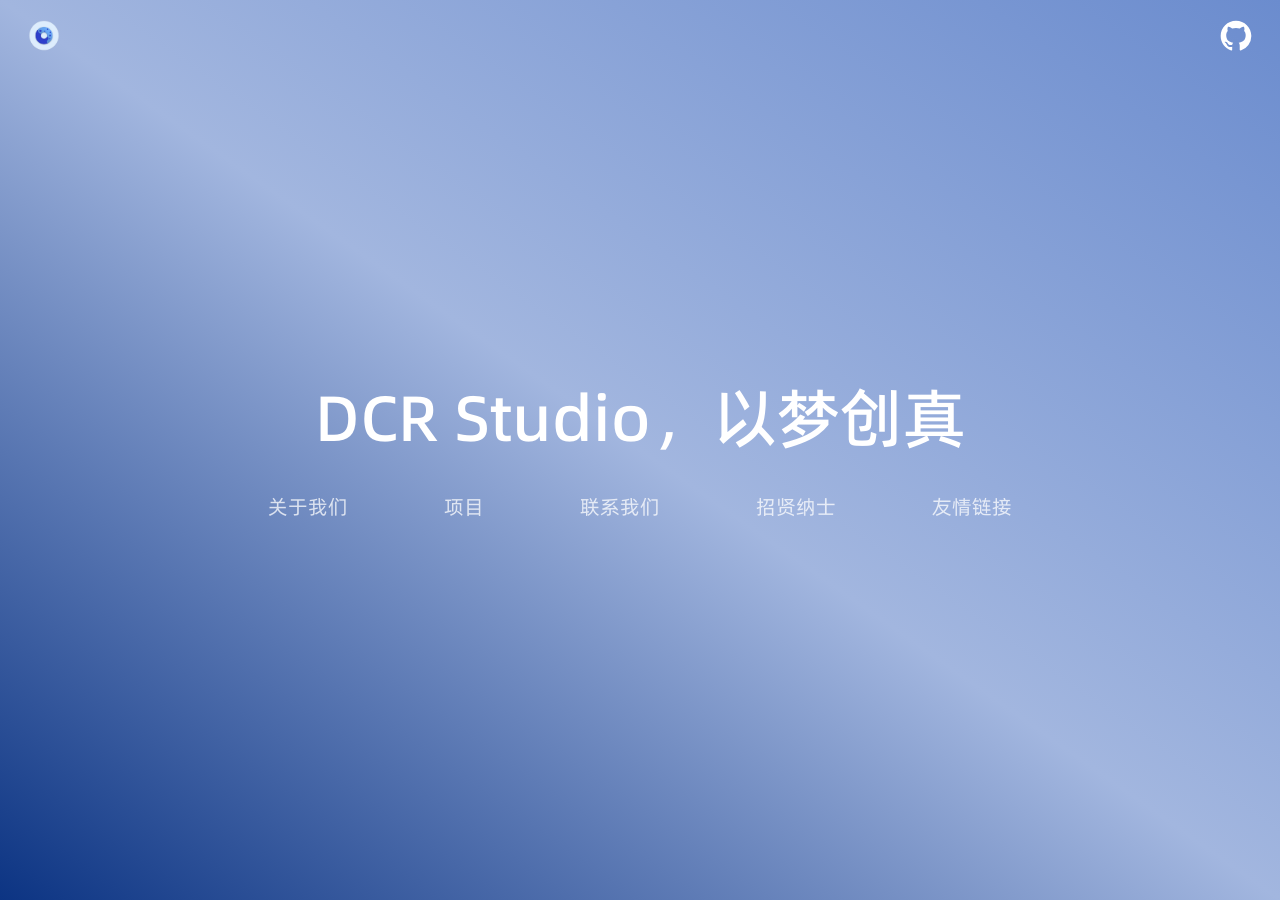
<file: index.html>
<!DOCTYPE html>
<html lang="zh-CN">
<head>
    <meta charset="UTF-8">
    <meta name="viewport" content="width=device-width, initial-scale=1.0">
    <title>DCR Studio</title>
    <link rel="stylesheet" href="./res/fonts/puhuiti-mid/result.css">
    <link rel="stylesheet" href="./res/fonts/puhuiti-reg/result.css">
    <link rel="stylesheet" href="./res/css/style.css">
</head>
<body>
    <header class="site-header">
        <a href="./index.html" class="header-logo" aria-label="返回主页">
            <img src="./res/images/logo.png" alt="DCR Studio Logo">
        </a>
        <a href="https://github.com/DCR-Studio" class="header-github" aria-label="访问 GitHub" target="_blank" rel="noopener noreferrer">
            <img src="./res/images/svg/github.svg" alt="GitHub">
        </a>
    </header>

    <div class="container">
        <div class="hero">
            <span class="text">DCR Studio，以梦创真</span>
            <div class="button-row" aria-label="站内导航">
                <a href="about_us.html" class="nav-button">关于我们</a>
                <a href="projects.html" class="nav-button">项目</a>
                <a href="contact.html" class="nav-button">联系我们</a>
                <a href="careers.html" class="nav-button">招贤纳士</a>
                <a href="partner.html" class="nav-button">友情链接</a>
            </div>
        </div>
    </div>
</body>
</html>
</file>
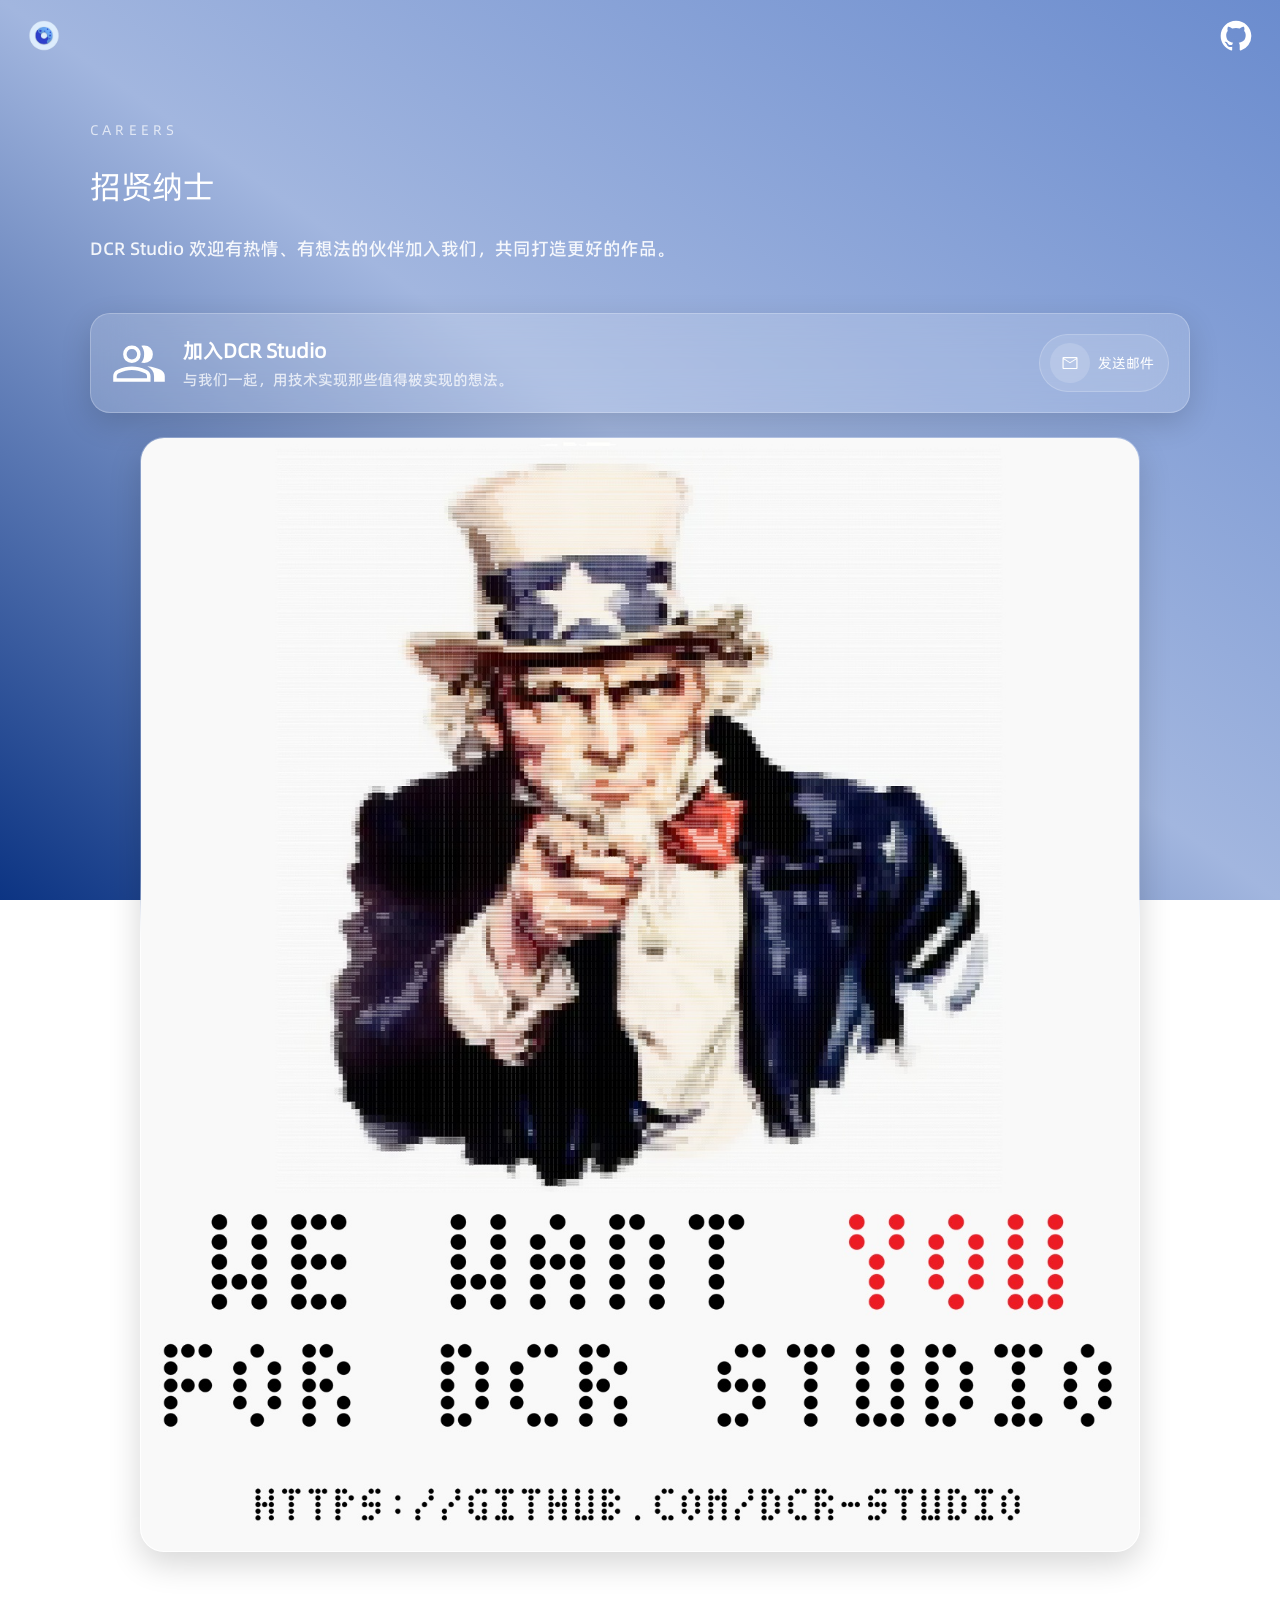
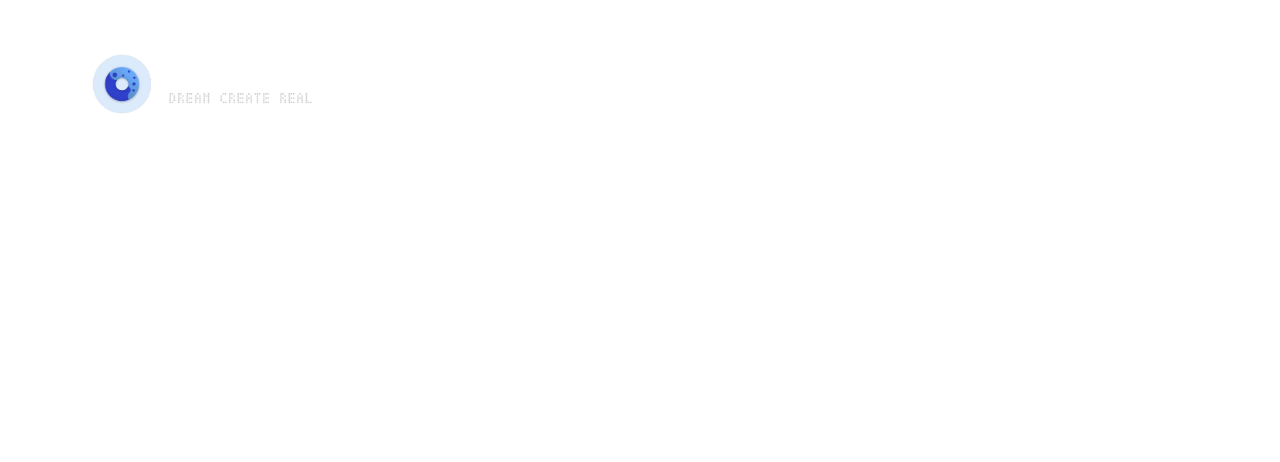
<file: careers.html>
<!DOCTYPE html>
<html lang="zh-CN">
<head>
    <meta charset="UTF-8">
    <meta name="viewport" content="width=device-width, initial-scale=1.0">
    <title>招贤纳士 - DCR Studio</title>
    <link rel="stylesheet" href="./res/fonts/puhuiti-mid/result.css">
    <link rel="stylesheet" href="./res/fonts/puhuiti-reg/result.css">
    <link rel="stylesheet" href="./res/css/style.css">
</head>
<body class="about-body">
    <header class="site-header">
        <a href="./index.html" class="header-logo" aria-label="返回主页">
            <img src="./res/images/logo.png" alt="DCR Studio Logo">
        </a>
        <a href="https://github.com/DCR-Studio" class="header-github" aria-label="访问 GitHub" target="_blank" rel="noopener noreferrer">
            <img src="./res/images/svg/github.svg" alt="GitHub">
        </a>
    </header>

    <main class="about-page">
        <section class="about-hero">
            <p class="about-eyebrow">CAREERS</p>
            <h1>招贤纳士</h1>
            <p style="margin: 0; line-height: 1.8; color: rgba(255, 255, 255, 0.9); font-size: 18px; font-family: 'Alibaba PuHuiTi 3.0 65 Medium', Arial, sans-serif;">
                DCR Studio 欢迎有热情、有想法的伙伴加入我们，共同打造更好的作品。
            </p>
        </section>

        <section class="about-section">
            <div class="member-cards">
                <article class="member-card">
                    <img class="member-card__avatar" src="./res/images/svg/group.svg" alt="Group" style="border-radius: 16px; object-fit: cover;">
                    <div class="member-card__info">
                        <h3>加入DCR Studio</h3>
                        <p>与我们一起，用技术实现那些值得被实现的想法。</p>
                    </div>
                    <div class="project-card__actions">
                        <a class="project-card__action" href="mailto:cyrene1112@outlook.com" aria-label="发送邮件">
                            <span class="project-card__action-icon">
                                <img src="./res/images/svg/email.svg" alt="邮箱">
                            </span>
                            <span class="project-card__action-label">发送邮件</span>
                        </a>
                    </div>
                </article>
            </div>
            <img src="./res/images/R.jpg" alt="招贤纳士图片" style="display: block; width: 100%; max-width: 1000px; height: auto; margin: 0 auto; border-radius: 24px; border: 1px solid rgba(255, 255, 255, 0.24); box-shadow: 0 12px 32px rgba(0, 0, 0, 0.16); backdrop-filter: blur(20px); -webkit-backdrop-filter: blur(20px);">
        </section>
    </main>

    <footer class="site-footer">
        <div class="site-footer__brand">
            <img src="./res/images/logo-full.png" alt="DCR Studio Logo">
        </div>
        <div class="site-footer__links">
            <div class="site-footer__group">
                <h3>主站</h3>
                <a href="./index.html">主页</a>
                <a href="./about_us.html">关于我们</a>
                <a href="./projects.html">项目</a>
                <a href="./contact.html">联系我们</a>
                <a href="./careers.html">招贤纳士</a>
                <a href="./partner.html">友情链接</a>
            </div>
            <div class="site-footer__group">
                <h3>代码</h3>
                <a href="https://github.com/DCR-Studio" target="_blank" rel="noopener noreferrer">GitHub</a>
                <a href="#">DCR Git</a>
            </div>
            <div class="site-footer__group">
                <h3>联系DCR</h3>
                <a href="mailto:cyrene1112@outlook.com">邮箱</a>
            </div>
        </div>
        <p class="site-footer__copyright">版权所有 ©2026 DCR Studio，保留所有权利</p>
    </footer>
</body>
</html>
</file>
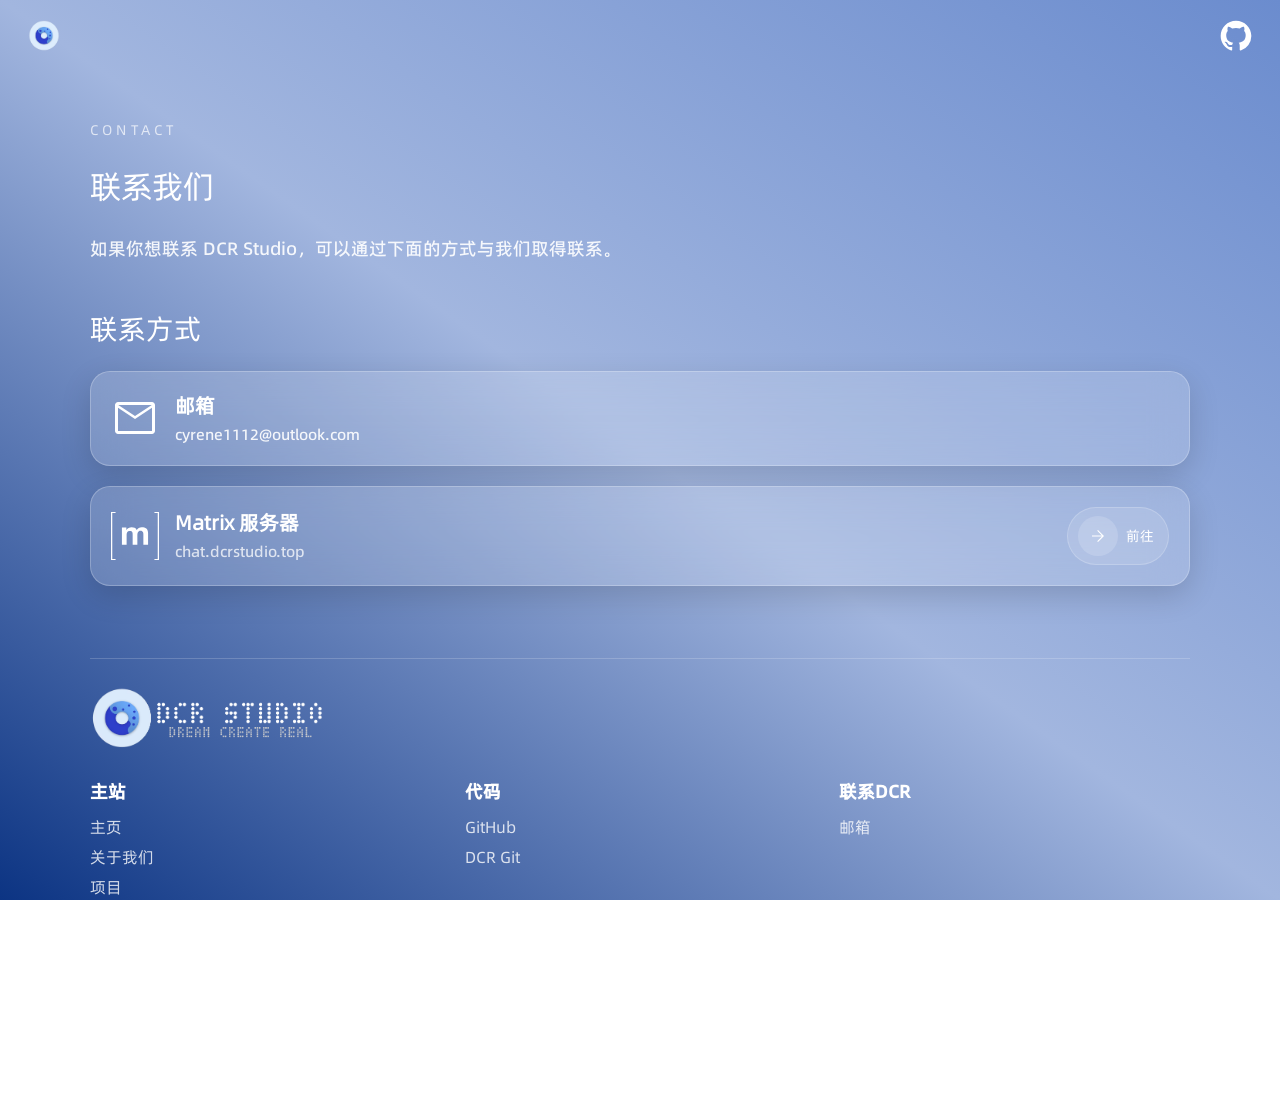
<file: contact.html>
<!DOCTYPE html>
<html lang="zh-CN">
<head>
    <meta charset="UTF-8">
    <meta name="viewport" content="width=device-width, initial-scale=1.0">
    <title>联系我们 - DCR Studio</title>
    <link rel="stylesheet" href="./res/fonts/puhuiti-mid/result.css">
    <link rel="stylesheet" href="./res/fonts/puhuiti-reg/result.css">
    <link rel="stylesheet" href="./res/css/style.css">
</head>
<body class="about-body">
    <header class="site-header">
        <a href="./index.html" class="header-logo" aria-label="返回主页">
            <img src="./res/images/logo.png" alt="DCR Studio Logo">
        </a>
        <a href="https://github.com/DCR-Studio" class="header-github" aria-label="访问 GitHub" target="_blank" rel="noopener noreferrer">
            <img src="./res/images/svg/github.svg" alt="GitHub">
        </a>
    </header>

    <main class="about-page">
        <section class="about-hero">
            <p class="about-eyebrow">CONTACT</p>
            <h1>联系我们</h1>
            <p style="margin: 0; line-height: 1.8; color: rgba(255, 255, 255, 0.9); font-size: 18px; font-family: 'Alibaba PuHuiTi 3.0 65 Medium', Arial, sans-serif;">
                如果你想联系 DCR Studio，可以通过下面的方式与我们取得联系。
            </p>
        </section>

        <section class="about-section">
            <h4 class="section-subtitle">联系方式</h4>
            <div class="member-cards">
                <article class="member-card">
                    <img class="member-card__avatar" src="./res/images/svg/email.svg" alt="邮箱" style="width: 48px; height: 48px; border-radius: 0; object-fit: contain;">
                    <div class="member-card__info">
                        <h3>邮箱</h3>
                        <p>
                            <a href="mailto:cyrene1112@outlook.com" style="color: rgba(255,255,255,0.9); text-decoration: none;">cyrene1112@outlook.com</a>
                        </p>
                    </div>
                </article>

                <article class="member-card">
                    <img class="member-card__avatar" src="./res/images/svg/matrix.svg" alt="Matrix" style="width: 48px; height: 48px; border-radius: 0; object-fit: contain;">
                    <div class="member-card__info">
                        <h3>Matrix 服务器</h3>
                        <p>chat.dcrstudio.top</p>
                    </div>
                    <div class="project-card__actions">
                        <a class="project-card__action" href="https://chat.dcrstudio.top" aria-label="前往Matrix服务器">
                            <span class="project-card__action-icon">
                                <img src="./res/images/svg/afw.svg" alt="前往">
                            </span>
                            <span class="project-card__action-label">前往</span>
                        </a>
                    </div>
                </article>
            </div>
        </section>
    </main>

    <footer class="site-footer">
        <div class="site-footer__brand">
            <img src="./res/images/logo-full.png" alt="DCR Studio Logo">
        </div>
        <div class="site-footer__links">
            <div class="site-footer__group">
                <h3>主站</h3>
                <a href="./index.html">主页</a>
                <a href="./about_us.html">关于我们</a>
                <a href="./projects.html">项目</a>
                <a href="./contact.html">联系我们</a>
                <a href="./careers.html">招贤纳士</a>
                <a href="./partner.html">友情链接</a>
            </div>
            <div class="site-footer__group">
                <h3>代码</h3>
                <a href="https://github.com/DCR-Studio" target="_blank" rel="noopener noreferrer">GitHub</a>
                <a href="#">DCR Git</a>
            </div>
            <div class="site-footer__group">
                <h3>联系DCR</h3>
                <a href="mailto:cyrene1112@outlook.com">邮箱</a>
            </div>
        </div>
        <p class="site-footer__copyright">版权所有 ©2026 DCR Studio，保留所有权利</p>
    </footer>
</body>
</html>
</file>
<file: res/fonts/puhuiti-mid/result.css>
/* Generated By cn-font-split@7.6.6 https://www.npmjs.com/package/cn-font-split
CreateTime: 2026-07-04T07:19:52.898+00:00;
Macintosh en CopyrightNotice Copyright (c) 2020-2023 Alibaba (China) Co., Ltd. All rights reserved.
Macintosh en FontFamilyName Alibaba PuHuiTi 3.0
Macintosh en FontSubfamilyName 65 Medium
Macintosh en UniqueFontID Hanyi Alibaba-PuHuiTi-3-65-Medium v3.01
Macintosh en FullFontName Alibaba PuHuiTi 3 65 Medium
Macintosh en VersionString Version 3.01
Macintosh en PostScriptFontName AlibabaPuHuiTi_3_65_Medium
Macintosh en Trademark Alibaba is a trademark of Alibaba Group Holding Limited.
Macintosh en ManufacturerName Alibaba Design;Hanyi Fonts
Macintosh en Description GB18030-2022 Level2
Macintosh en TypographicFamilyName Alibaba PuHuiTi 3.0
Macintosh en TypographicSubfamilyName 65 Medium
Windows en CopyrightNotice Copyright © 2020-2023 Alibaba (China) Co., Ltd. All rights reserved.
Windows en FontFamilyName Alibaba PuHuiTi 3.0 65 Medium
Windows en FontSubfamilyName Regular
Windows en UniqueFontID Hanyi Alibaba-PuHuiTi-3-65-Medium v3.01
Windows en FullFontName Alibaba PuHuiTi 3 65 Medium 
Windows en VersionString Version 3.01
Windows en PostScriptFontName AlibabaPuHuiTi_3_65_Medium
Windows en Trademark Alibaba is a trademark of Alibaba Group Holding Limited.
Windows en ManufacturerName Alibaba Design;Hanyi Fonts
Windows en DesignerName Alibaba Design
Windows en Description GB18030-2022 Level2
Windows en TypographicFamilyName Alibaba PuHuiTi 3.0
Windows en TypographicSubfamilyName 65 Medium
Windows zh CopyrightNotice © 2020-2023 阿里巴巴（中国）有限公司，版权所有
Windows zh FontFamilyName 阿里巴巴普惠体 3.0 65 Medium
Windows zh FontSubfamilyName Regular
Windows zh FullFontName 阿里巴巴普惠体 3 65 Medium
Windows zh Trademark 阿里巴巴、Alibaba是阿里巴巴集团在中国及其他国家或地区的商标或注册商标
Windows zh ManufacturerName Alibaba Design；汉仪字库
Windows zh Description GB18030-2022 实现级别2
Windows zh TypographicFamilyName 阿里巴巴普惠体 3.0
Windows zh TypographicSubfamilyName 65 Medium
 */

@font-face{font-family:"Alibaba PuHuiTi 3.0 65 Medium";src:local("Alibaba PuHuiTi 3.0 65 Medium"),url("./fe0da4c849c36a8dfc9201a2fbf87a91.woff2")format("woff2");font-style:normal;font-display:swap;font-weight:500;unicode-range:U+2CD0A,U+2CD8B,U+2CD8D,U+2CD8F-2CD90,U+2CD9F-2CDA0,U+2CDA8,U+2CDAD-2CDAE,U+2CDD5,U+2CE18,U+2CE1A,U+2CE23,U+2CE26,U+2CE2A,U+2CE7C,U+2CE88,U+2CE93;}@font-face{font-family:"Alibaba PuHuiTi 3.0 65 Medium";src:local("Alibaba PuHuiTi 3.0 65 Medium"),url("./f0ddeb15ff6d6e3dd3711c921fa8a365.woff2")format("woff2");font-style:normal;font-display:swap;font-weight:500;unicode-range:U+FE3B-FE40,U+FE49-FE4E,U+FE50-FE52,U+FE54-FE57,U+FE59-FE66,U+FE68-FE6B,U+20087,U+20089,U+200CC,U+20164,U+20676,U+20CD0,U+2139A,U+21413,U+215D7,U+2298F,U+235CB,U+23C97-23C98,U+23E23,U+241FE,U+249DB,U+24A7D,U+24AC9,U+25532,U+25562,U+255A8,U+25ED7,U+26221,U+2648D,U+26676,U+2677C,U+26B5C,U+26C21,U+27FF9,U+28408,U+28678,U+28695,U+287E0,U+28B49,U+28C47,U+28C4F,U+28C51,U+28C54,U+28E99,U+29F7E,U+29F83,U+29F8C,U+2A7DD,U+2A8FB,U+2A917,U+2AA30,U+2AA36,U+2AA58,U+2AFA2,U+2B127-2B128,U+2B137-2B138,U+2B1ED,U+2B300,U+2B363,U+2B36F,U+2B372,U+2B37D,U+2B404,U+2B410,U+2B413,U+2B461,U+2B4E7,U+2B4EF,U+2B4F6,U+2B4F9,U+2B50D-2B50E,U+2B536,U+2B5AE-2B5AF,U+2B5B3,U+2B5E7,U+2B5F4,U+2B61C-2B61D,U+2B626-2B628,U+2B62A,U+2B62C,U+2B695-2B696,U+2B6AD,U+2B6ED,U+2B7A9,U+2B7C5,U+2B7E6,U+2B7F9,U+2B7FC,U+2B806,U+2B80A,U+2B81C,U+2B8B8,U+2BAC7,U+2BB5F,U+2BB62,U+2BB7C,U+2BB83,U+2BC1B,U+2BD77,U+2BD87,U+2BDF7,U+2BE29,U+2C029-2C02A,U+2C0A9,U+2C0CA,U+2C1D5,U+2C1D9,U+2C1F9,U+2C27C,U+2C288,U+2C2A4,U+2C317,U+2C35B,U+2C361,U+2C364,U+2C488,U+2C494,U+2C497,U+2C542,U+2C613,U+2C618,U+2C621,U+2C629,U+2C62B-2C62D,U+2C62F,U+2C642,U+2C64A-2C64B,U+2C72C,U+2C72F,U+2C79F,U+2C7C1,U+2C7FD,U+2C8D9,U+2C8DE,U+2C8E1,U+2C8F3,U+2C907,U+2C90A,U+2C91D,U+2CA02,U+2CA0E,U+2CA7D,U+2CAA9,U+2CB29,U+2CB2D-2CB2E,U+2CB31,U+2CB38-2CB39,U+2CB3B,U+2CB3F,U+2CB41,U+2CB4A,U+2CB4E,U+2CB5A-2CB5B,U+2CB64,U+2CB69,U+2CB6C,U+2CB6F,U+2CB73,U+2CB76,U+2CB78,U+2CB7C,U+2CBB1,U+2CBBF-2CBC0,U+2CBCE,U+2CC56,U+2CC5F,U+2CCF5-2CCF6,U+2CCFD,U+2CCFF,U+2CD02-2CD03;}@font-face{font-family:"Alibaba PuHuiTi 3.0 65 Medium";src:local("Alibaba PuHuiTi 3.0 65 Medium"),url("./80f4eba93f5dee6e5efb33aa146539e7.woff2")format("woff2");font-style:normal;font-display:swap;font-weight:500;unicode-range:U+9EF6,U+9EF8,U+9EFA,U+9F00-9F08,U+9F0A,U+9F0C,U+9F0F,U+9F11-9F12,U+9F14-9F16,U+9F18,U+9F1A-9F1F,U+9F21,U+9F23-9F2B,U+9F2D-9F2E,U+9F30-9F33,U+9F35-9F36,U+9F38,U+9F3A,U+9F3C,U+9F3F-9F43,U+9F45-9F49,U+9F4C-9F4D,U+9F53,U+9F55-9F58,U+9F5A-9F5B,U+9F5D-9F5E,U+9F62-9F65,U+9F68-9F69,U+9F6B,U+9F6D-9F71,U+9F73-9F75,U+9F78-9F7E,U+9F81-9F82,U+9F8E-9F8F,U+9F91-9F93,U+9F96-9F98,U+9F9D-9F9E,U+9FA1-9FEF,U+FA0E-FA0F,U+FA11,U+FA13-FA14,U+FA1F,U+FA21,U+FA23-FA24,U+FA27-FA29,U+FE10-FE19,U+FE30-FE31,U+FE33-FE3A;}@font-face{font-family:"Alibaba PuHuiTi 3.0 65 Medium";src:local("Alibaba PuHuiTi 3.0 65 Medium"),url("./b30726be7192f937f1ca2a57c9c046e0.woff2")format("woff2");font-style:normal;font-display:swap;font-weight:500;unicode-range:U+9D90-9D92,U+9D94-9D97,U+9D99,U+9D9B-9DA4,U+9DA6-9DA8,U+9DAA-9DAE,U+9DB0-9DB3,U+9DB5-9DBA,U+9DBD-9DBF,U+9DC1,U+9DC3-9DD2,U+9DD4-9DD6,U+9DD8,U+9DDB-9DE4,U+9DE7-9DEE,U+9DF0-9DF1,U+9DF4-9DF7,U+9DFB-9E0B,U+9E0D-9E14,U+9E16-9E19,U+9E1C,U+9E24,U+9E27,U+9E2E,U+9E30,U+9E34,U+9E3B-9E3C,U+9E40,U+9E4D,U+9E50,U+9E52-9E54,U+9E56,U+9E59,U+9E5D,U+9E5F-9E62,U+9E65,U+9E6E-9E6F,U+9E72,U+9E74-9E78,U+9E7B,U+9E80-9E81,U+9E83-9E86,U+9E89-9E8A,U+9E8C-9E91,U+9E94-9E96,U+9E98-9E9C,U+9E9E,U+9EA0-9EA4,U+9EA7-9EA8,U+9EAA-9EB3,U+9EB5-9EB7,U+9EB9-9EBA,U+9EBF-9EC2,U+9EC5-9EC8,U+9ECA-9ECB,U+9ED0,U+9ED2-9ED3,U+9ED5-9ED7,U+9ED9-9EDA,U+9EE1,U+9EE3-9EE4,U+9EE6,U+9EEB-9EEE,U+9EF0-9EF1,U+9EF3,U+9EF5;}@font-face{font-family:"Alibaba PuHuiTi 3.0 65 Medium";src:local("Alibaba PuHuiTi 3.0 65 Medium"),url("./700228b8939da39b20bc80b5d2b4ac8d.woff2")format("woff2");font-style:normal;font-display:swap;font-weight:500;unicode-range:U+9C3D,U+9C3F-9C44,U+9C46-9C47,U+9C4A-9C51,U+9C53,U+9C55,U+9C59-9C5C,U+9C5E,U+9C60-9C66,U+9C68-9C6C,U+9C6E-9C76,U+9C79,U+9C7B,U+9C7D-9C7E,U+9C80,U+9C83-9C84,U+9C89-9C8A,U+9C8C,U+9C8F,U+9C93,U+9C96-9C99,U+9C9D,U+9CAA,U+9CAC,U+9CAF,U+9CB9,U+9CBE-9CC2,U+9CC8-9CC9,U+9CD1-9CD2,U+9CDA-9CDB,U+9CE0-9CE1,U+9CE3-9CE4,U+9CE6,U+9CE8,U+9CEA-9CF2,U+9CF5,U+9CF7-9D05,U+9D08,U+9D0A-9D14,U+9D16-9D1A,U+9D1C,U+9D1E,U+9D20-9D22,U+9D24-9D25,U+9D27,U+9D29-9D2E,U+9D31-9D3A,U+9D3C-9D3E,U+9D40-9D41,U+9D43-9D50,U+9D54-9D5B,U+9D5E-9D5F,U+9D62-9D69,U+9D6B,U+9D6D-9D6E,U+9D70-9D71,U+9D73-9D86,U+9D88,U+9D8A-9D8F;}@font-face{font-family:"Alibaba PuHuiTi 3.0 65 Medium";src:local("Alibaba PuHuiTi 3.0 65 Medium"),url("./4c2bf8b38216673ebd500a7e6fa5c6ea.woff2")format("woff2");font-style:normal;font-display:swap;font-weight:500;unicode-range:U+9B12,U+9B14-9B1E,U+9B20-9B21,U+9B24,U+9B26,U+9B28,U+9B2A-9B2D,U+9B30,U+9B33-9B3A,U+9B3D-9B40,U+9B46,U+9B4A-9B4C,U+9B50,U+9B52-9B53,U+9B55-9B57,U+9B59,U+9B5B-9B6E,U+9B70-9B73,U+9B75-9B76,U+9B78-9B80,U+9B82,U+9B84-9B8D,U+9B8F,U+9B93-9B99,U+9B9B-9B9D,U+9B9F-9BA9,U+9BAC,U+9BAF-9BBF,U+9BC2-9BC6,U+9BC8,U+9BCB-9BD3,U+9BD5,U+9BD8-9BDA,U+9BDC,U+9BDE-9BE0,U+9BE3,U+9BE5-9BE6,U+9BE9,U+9BEC-9BEF,U+9BF1-9BF3,U+9BF5-9BFC,U+9BFE,U+9C00-9C07,U+9C0A-9C0C,U+9C0E-9C11,U+9C14-9C1F,U+9C21-9C22,U+9C24,U+9C26-9C27,U+9C2A-9C2C,U+9C2E-9C30,U+9C34,U+9C36,U+9C38,U+9C3A,U+9C3C;}@font-face{font-family:"Alibaba PuHuiTi 3.0 65 Medium";src:local("Alibaba PuHuiTi 3.0 65 Medium"),url("./bccf6facd8a5192bc6c82842bdbefa71.woff2")format("woff2");font-style:normal;font-display:swap;font-weight:500;unicode-range:U+99B2,U+99B5-99C0,U+99C2-99CF,U+99D3,U+99D6-99D7,U+99DA,U+99DC,U+99DE,U+99E0-99E1,U+99E3-99EC,U+99EE-99F0,U+99F2-99FE,U+9A00,U+9A02-9A04,U+9A06-9A0C,U+9A10-9A15,U+9A17-9A18,U+9A1A-9A2A,U+9A2C,U+9A2F,U+9A31-9A35,U+9A39-9A3D,U+9A3F,U+9A46-9A49,U+9A4B-9A4C,U+9A4E,U+9A50-9A54,U+9A56,U+9A58-9A59,U+9A5C-9A5E,U+9A60-9A61,U+9A63,U+9A66-9A69,U+9A6B,U+9A72,U+9A83,U+9A89,U+9A8D-9A8E,U+9A94-9A95,U+9A99,U+9AA6,U+9AA9-9AAE,U+9AB2-9AB5,U+9AB9,U+9ABB,U+9ABD-9ABF,U+9AC3-9AC4,U+9AC6-9ACA,U+9ACD-9ACE,U+9AD0,U+9AD7,U+9AD9-9ADE,U+9AE0,U+9AE2-9AE5,U+9AE7-9AEA,U+9AEC,U+9AEE,U+9AF0-9AF8,U+9AFA,U+9AFC-9B02,U+9B04-9B07,U+9B09-9B0E,U+9B10-9B11;}@font-face{font-family:"Alibaba PuHuiTi 3.0 65 Medium";src:local("Alibaba PuHuiTi 3.0 65 Medium"),url("./15256eaf8ebf578d02d896df12a3e1bc.woff2")format("woff2");font-style:normal;font-display:swap;font-weight:500;unicode-range:U+9815-9816,U+9819-981B,U+981D-9820,U+9822-9823,U+9825,U+9827-982C,U+982E-982F,U+9831-9836,U+983A,U+983C-9845,U+9847-984B,U+9850-9852,U+9854-9857,U+985A,U+985C-985D,U+985F-9861,U+9863-9864,U+9866,U+9868-986A,U+986D-986E,U+9872,U+988B,U+988E,U+9892,U+9895,U+9899,U+98A3,U+98A9-98AD,U+98B0-98B5,U+98B7-98BB,U+98BD-98C3,U+98C5,U+98C7,U+98C9-98CD,U+98CF-98D0,U+98D4,U+98D6-98D7,U+98DC-98DD,U+98E1,U+98E3-98E6,U+98EC,U+98EE,U+98F0-98F1,U+98F3,U+98F5-98FB,U+98FF-9902,U+9904,U+9906-9907,U+990B,U+990E-990F,U+9914-9917,U+9919,U+991C-991D,U+991F-9920,U+9922-9927,U+9929-992D,U+992F-9930,U+9932,U+9934-9936,U+9938-993B,U+993D,U+9940-9942,U+9944,U+9946-9947,U+994D-9951,U+9953,U+9956,U+9958-995B,U+995D,U+995F-9961,U+9964,U+9966,U+9973,U+9978-9979,U+997B,U+997E,U+9982-9983,U+9989,U+998C,U+998E,U+999A-99A4,U+99A6-99A7,U+99A9-99AB,U+99AF-99B0;}@font-face{font-family:"Alibaba PuHuiTi 3.0 65 Medium";src:local("Alibaba PuHuiTi 3.0 65 Medium"),url("./ad28e42911093963da45f993711d81bd.woff2")format("woff2");font-style:normal;font-display:swap;font-weight:500;unicode-range:U+96B5,U+96B7,U+96BA-96BB,U+96BF,U+96C2-96C3,U+96C8,U+96CA,U+96D0-96D1,U+96D3-96D4,U+96D7-96D8,U+96DA,U+96DD,U+96DF,U+96E1,U+96E4-96E7,U+96EB-96EE,U+96F0-96F1,U+96F4-96F5,U+96F8,U+96FA,U+96FC-96FD,U+96FF,U+9702-9703,U+9705,U+970A-970C,U+9710-9712,U+9714-9715,U+9717-971B,U+971D,U+971F-9726,U+9728-9729,U+972B-972C,U+972E-972F,U+9731,U+9733-9737,U+973A-973C,U+973F-9741,U+9743,U+9745-9747,U+9749-9751,U+9754-9755,U+9757-9758,U+975D,U+975F,U+9763-9764,U+9767,U+976A-9772,U+9775,U+9777-977B,U+977D-9784,U+9786-978A,U+978C,U+978E,U+9790,U+9793,U+9795-9797,U+9799-979C,U+979E-979F,U+97A1-97A2,U+97A4-97AA,U+97AC,U+97AE,U+97B0-97B1,U+97B3,U+97B5-97BC,U+97BE-97C2,U+97C4-97C8,U+97CA,U+97CD-97D2,U+97D4-97D8,U+97DA-97DB,U+97DF-97E5,U+97E8,U+97EE-97F2,U+97F4,U+97F7-97FA,U+97FC-97FE,U+9800,U+9804,U+9809,U+980B,U+980D,U+9814;}@font-face{font-family:"Alibaba PuHuiTi 3.0 65 Medium";src:local("Alibaba PuHuiTi 3.0 65 Medium"),url("./a2f093672e6bde3fd5c14dec6f78433b.woff2")format("woff2");font-style:normal;font-display:swap;font-weight:500;unicode-range:U+944B,U+944D-9450,U+9452-9453,U+9455-945F,U+9461-9462,U+9464,U+9466-946A,U+946C,U+946E-946F,U+9471,U+9473-9476,U+9478,U+947A-947B,U+9480,U+9482-9484,U+9491,U+9496,U+9498,U+94C7,U+94CF,U+94D3-94D4,U+94DA,U+94E6,U+94FB,U+951C,U+9520,U+9527,U+9533,U+953D,U+9543,U+9548,U+954B,U+9555,U+955A,U+9560,U+956E,U+9574-9575,U+9578-957E,U+9581,U+9584-9585,U+9587-9588,U+958A,U+958D,U+9590-9591,U+9595-9597,U+9599-95A0,U+95A2,U+95A4,U+95A6-95A7,U+95AA,U+95AE-95B0,U+95B2-95B5,U+95B7-95B8,U+95BA,U+95C0-95C2,U+95C4-95C7,U+95C9,U+95CD-95CF,U+95D1-95D3,U+95D7-95DB,U+95DD,U+95DF-95E0,U+95E3-95E4,U+95E6-95E7,U+95EC,U+95FF,U+9607,U+9613,U+9618,U+961B,U+961E,U+9620,U+9623-9629,U+962B-962D,U+962F-9630,U+9637-963A,U+963E,U+9641,U+9643,U+964A,U+964E-964F,U+9651-9653,U+9656-9657,U+9659-965A,U+965C,U+965E,U+9660,U+9665-9666,U+966B,U+966D-966F,U+9671,U+9679-967C,U+967E-9684,U+9687,U+968C,U+9691-9693,U+9696,U+969A,U+969D-96A6,U+96A9,U+96AB-96AF,U+96B2;}@font-face{font-family:"Alibaba PuHuiTi 3.0 65 Medium";src:local("Alibaba PuHuiTi 3.0 65 Medium"),url("./c297d212a8bdabe43c3b5e2e0e3ef943.woff2")format("woff2");font-style:normal;font-display:swap;font-weight:500;unicode-range:U+9311,U+9313-9314,U+9316-9317,U+931C-931E,U+9321,U+9323-9325,U+9327,U+9329-932A,U+932C-932D,U+9330-9332,U+9334-9337,U+9339-933D,U+933F,U+9342,U+9344-9345,U+9348-934A,U+934C,U+934E-9353,U+9355-9357,U+9359-935A,U+935C-9363,U+9366-9368,U+936B,U+936D-936F,U+9371-9374,U+9377-9379,U+937B-937D,U+937F-9381,U+9383,U+9385-9386,U+9388-9389,U+938B-938E,U+9390-9395,U+9397,U+9399-93A1,U+93A4-93A5,U+93A8,U+93AB,U+93AD,U+93AF,U+93B1-93B2,U+93B4,U+93B6-93BE,U+93C0-93C2,U+93C4-93C6,U+93C9,U+93CB,U+93CE-93D0,U+93D2-93D5,U+93D9-93DB,U+93E0,U+93E3,U+93E5-93E7,U+93E9-93F4,U+93F6,U+93F8,U+93FA-93FC,U+93FE-9402,U+9404-940A,U+940C-940F,U+9411,U+9415-9418,U+941A-941F,U+9421-9425,U+9429-942A,U+942C-942D,U+942F-9431,U+9434,U+9436-9437,U+9439,U+943B-943D,U+9440-9443,U+9445-9449;}@font-face{font-family:"Alibaba PuHuiTi 3.0 65 Medium";src:local("Alibaba PuHuiTi 3.0 65 Medium"),url("./5f0deec2e1d921a8b9c79744a1ee9a29.woff2")format("woff2");font-style:normal;font-display:swap;font-weight:500;unicode-range:U+91B7-91B9,U+91BB-91BF,U+91C2,U+91C4,U+91C6,U+91C8,U+91D6,U+91DA-91DB,U+91DE-91E2,U+91E5-91E6,U+91E8,U+91EA-91F4,U+91F6,U+91F8,U+91FB-91FF,U+9202-9203,U+9205-9207,U+920A-920C,U+920E-920F,U+9212-9213,U+9216-921D,U+921F-9222,U+9224,U+9228-922D,U+922F,U+9231-9232,U+9235-9236,U+923B-923C,U+9241-9244,U+9246-9247,U+924A-924C,U+924E-9250,U+9252-9254,U+9256,U+9258-9259,U+925C-925D,U+925F-9261,U+9263,U+9265,U+9267-926B,U+926E-9273,U+9275-9277,U+9279,U+927C-927E,U+9281-9282,U+9284,U+9286-928D,U+928F-9290,U+9292,U+9294-9295,U+9297,U+9299,U+929B,U+929D-929F,U+92A1-92A2,U+92A4,U+92A7,U+92AD,U+92AF-92B0,U+92B2,U+92B4-92B6,U+92B8-92BA,U+92BD-92C0,U+92C2,U+92C4,U+92C6,U+92C9-92CB,U+92CD-92CE,U+92D0-92D1,U+92D3-92DC,U+92DE,U+92E0-92E2,U+92E7,U+92E9,U+92EB-92ED,U+92F2-92F5,U+92F7,U+92F9-92FB,U+92FD-9300,U+9302-9303,U+9305,U+9309-930F;}@font-face{font-family:"Alibaba PuHuiTi 3.0 65 Medium";src:local("Alibaba PuHuiTi 3.0 65 Medium"),url("./07b52f41963afe61d3e4b91c76cf8fad.woff2")format("woff2");font-style:normal;font-display:swap;font-weight:500;unicode-range:U+9007-9008,U+900C,U+900E,U+9013,U+9018,U+901C,U+9024-9025,U+9027-902C,U+9030-9031,U+9033-9034,U+9037,U+9039-903A,U+903D,U+903F-9040,U+9043,U+9045-9046,U+9048-9049,U+904C,U+9056,U+905A,U+905D,U+905F,U+9061,U+9064,U+9066-9067,U+906A-906C,U+906F-9071,U+9073,U+9076,U+9079,U+907B,U+907E,U+9085-9086,U+9089,U+908C-908E,U+9092,U+9094,U+9096,U+9098,U+909A,U+909C,U+909E-90A0,U+90A4-90A5,U+90A7-90A9,U+90AB,U+90AD,U+90B2,U+90B7,U+90BC-90BD,U+90BF-90C0,U+90C2-90C3,U+90C6,U+90C8-90C9,U+90CB-90CD,U+90D2,U+90D4-90D6,U+90D8-90DA,U+90DE,U+90E0,U+90E3-90E5,U+90E9-90EA,U+90EC,U+90EE,U+90F0-90F3,U+90F6-90F7,U+90F9-90FC,U+90FF-9101,U+9103,U+9105,U+9107-9108,U+910A-9111,U+9113,U+9115,U+9117-9118,U+911A-911D,U+911F-9121,U+9124-9126,U+9128-912C,U+912E,U+9133,U+9135,U+9137-9138,U+913B-9142,U+9144-9145,U+9147,U+9151,U+9153-9156,U+9158-9159,U+915B-915C,U+915F-9160,U+9166-9168,U+916B,U+916D,U+9173,U+917A-917C,U+9180-9182,U+9184,U+9186,U+9188,U+918A,U+918E-918F,U+9193-9199,U+919D,U+919F-91A1,U+91A4-91A9,U+91B0-91B3,U+91B6;}@font-face{font-family:"Alibaba PuHuiTi 3.0 65 Medium";src:local("Alibaba PuHuiTi 3.0 65 Medium"),url("./82ab59eb292a697f70346bb8cf2c2596.woff2")format("woff2");font-style:normal;font-display:swap;font-weight:500;unicode-range:U+8E6B,U+8E6E,U+8E71,U+8E73,U+8E75,U+8E77-8E79,U+8E7B,U+8E7D-8E7E,U+8E80,U+8E82-8E84,U+8E86,U+8E88,U+8E8C,U+8E8E,U+8E96-8E99,U+8E9B,U+8E9D,U+8E9F-8EA0,U+8EA2-8EA4,U+8EA7-8EA9,U+8EAD-8EAE,U+8EB0-8EB1,U+8EB3-8EB9,U+8EBB-8EBF,U+8EC1-8EC9,U+8ECF-8ED1,U+8ED3,U+8ED5-8EDA,U+8EDC-8EDE,U+8EE0-8EE3,U+8EE5-8EEA,U+8EEC-8EF1,U+8EF3-8EF7,U+8EFD,U+8EFF-8F02,U+8F04,U+8F06,U+8F08,U+8F0B-8F11,U+8F13,U+8F16-8F1A,U+8F20-8F24,U+8F27-8F28,U+8F2B-8F2E,U+8F30-8F32,U+8F34-8F37,U+8F39-8F3A,U+8F3C-8F3D,U+8F40-8F41,U+8F43,U+8F47-8F48,U+8F4A-8F4C,U+8F4F-8F53,U+8F55-8F5E,U+8F60,U+8F63,U+8F65,U+8F6A,U+8F80,U+8F8C,U+8F92,U+8F9D,U+8FA0-8FA2,U+8FA4-8FA5,U+8FA7,U+8FAA,U+8FAC,U+8FB3-8FB5,U+8FB7-8FB8,U+8FBA-8FBC,U+8FBF-8FC0,U+8FC3,U+8FC6,U+8FC9-8FCD,U+8FCF,U+8FD2,U+8FD6-8FD7,U+8FDA,U+8FE0-8FE1,U+8FE3,U+8FE7,U+8FEC,U+8FEF,U+8FF1-8FF2,U+8FF4-8FF6,U+8FFA-8FFC,U+8FFE-8FFF;}@font-face{font-family:"Alibaba PuHuiTi 3.0 65 Medium";src:local("Alibaba PuHuiTi 3.0 65 Medium"),url("./004e72b5d0db8b5d825c6520e001409b.woff2")format("woff2");font-style:normal;font-display:swap;font-weight:500;unicode-range:U+8CCB-8CD0,U+8CD4,U+8CD6-8CD9,U+8CDB,U+8CDD,U+8CDF,U+8CE5,U+8CE8-8CE9,U+8CEB,U+8CEE-8CF3,U+8CF5-8CF9,U+8CFF-8D03,U+8D06-8D07,U+8D09,U+8D0B-8D0C,U+8D0E,U+8D11-8D12,U+8D14-8D15,U+8D18-8D1A,U+8D1C,U+8D20,U+8D51-8D52,U+8D57,U+8D5F,U+8D65,U+8D68-8D6A,U+8D6C,U+8D6E-8D6F,U+8D71-8D72,U+8D78-8D80,U+8D82-8D83,U+8D86-8D89,U+8D8C-8D90,U+8D92-8D93,U+8D96-8D98,U+8D9A-8D9E,U+8DA0-8DA2,U+8DA4-8DA7,U+8DA9-8DB0,U+8DB6-8DB7,U+8DB9,U+8DBB,U+8DBD,U+8DC0-8DC2,U+8DC5,U+8DC7-8DCA,U+8DCD,U+8DD0,U+8DD2-8DD5,U+8DD8-8DD9,U+8DDC,U+8DE0,U+8DE2,U+8DE5-8DE7,U+8DE9,U+8DED-8DEE,U+8DF0-8DF2,U+8DF4,U+8DF6,U+8DFC,U+8DFE-8E04,U+8E06-8E08,U+8E0B,U+8E0D-8E0E,U+8E11-8E13,U+8E15-8E1C,U+8E20-8E21,U+8E24-8E28,U+8E2B,U+8E2D,U+8E30,U+8E32-8E34,U+8E36-8E38,U+8E3B-8E3C,U+8E3E-8E3F,U+8E43,U+8E45-8E46,U+8E4D-8E50,U+8E53-8E54,U+8E56-8E58,U+8E5A-8E5F,U+8E61-8E62,U+8E65,U+8E67-8E68,U+8E6A;}@font-face{font-family:"Alibaba PuHuiTi 3.0 65 Medium";src:local("Alibaba PuHuiTi 3.0 65 Medium"),url("./c6db850c72cd901e59278420807057a7.woff2")format("woff2");font-style:normal;font-display:swap;font-weight:500;unicode-range:U+8AF2,U+8AF4-8AF5,U+8AF9,U+8AFB,U+8AFD,U+8AFF,U+8B03,U+8B06,U+8B08-8B09,U+8B0B-8B0D,U+8B0F,U+8B11-8B13,U+8B15,U+8B18,U+8B1A,U+8B1C,U+8B1E-8B1F,U+8B21-8B25,U+8B27,U+8B29-8B2A,U+8B2D-8B32,U+8B34-8B38,U+8B3A-8B3D,U+8B3F-8B40,U+8B42-8B48,U+8B4A-8B4D,U+8B50-8B55,U+8B57,U+8B5B,U+8B5D-8B65,U+8B67-8B6A,U+8B6D-8B6E,U+8B71-8B73,U+8B75-8B76,U+8B78-8B7C,U+8B7F,U+8B81-8B89,U+8B8B-8B8D,U+8B8F-8B91,U+8B94,U+8B97-8B9B,U+8B9D,U+8B9F,U+8BAC,U+8BB1,U+8BBB,U+8BC7,U+8BD0,U+8BEA,U+8C09,U+8C1E,U+8C38-8C40,U+8C42-8C45,U+8C4A-8C4B,U+8C4D,U+8C4F,U+8C51-8C53,U+8C56-8C59,U+8C5B-8C60,U+8C63-8C69,U+8C6D-8C72,U+8C74-8C77,U+8C7B-8C81,U+8C83-8C84,U+8C86-8C88,U+8C8B,U+8C8D-8C92,U+8C95-8C97,U+8C99-8C9C,U+8C9F,U+8CA3-8CA6,U+8CAD-8CAE,U+8CB1,U+8CB5,U+8CB9,U+8CBE,U+8CC6,U+8CC9;}@font-face{font-family:"Alibaba PuHuiTi 3.0 65 Medium";src:local("Alibaba PuHuiTi 3.0 65 Medium"),url("./7ecd654fc406ca02968a29cd348d6eb9.woff2")format("woff2");font-style:normal;font-display:swap;font-weight:500;unicode-range:U+8988-898A,U+898C-898E,U+8990-8992,U+8994-8995,U+8997,U+8999-89A0,U+89A2-89A5,U+89A7-89A9,U+89AB,U+89AD-89AE,U+89B0-89B1,U+89B3-89B6,U+89B8-89B9,U+89BB-89BC,U+89BE,U+89C3,U+89CD,U+89D3-89D5,U+89D7-89D9,U+89DB,U+89DD,U+89DF-89E2,U+89E4,U+89E7-89EA,U+89EC-89EE,U+89F0-89F2,U+89F5,U+89F7,U+89F9-89FF,U+8A04-8A06,U+8A09,U+8A0B,U+8A0D,U+8A0F,U+8A11-8A12,U+8A14,U+8A19-8A1A,U+8A1C,U+8A1E,U+8A20-8A22,U+8A24,U+8A26-8A29,U+8A2B-8A2C,U+8A2E-8A30,U+8A32-8A33,U+8A35,U+8A37-8A39,U+8A3B-8A3D,U+8A3F-8A40,U+8A42-8A45,U+8A47,U+8A49-8A4D,U+8A4F,U+8A51,U+8A53,U+8A56-8A57,U+8A59-8A5A,U+8A5C-8A5D,U+8A5F,U+8A64-8A65,U+8A67-8A68,U+8A6A,U+8A6F,U+8A74,U+8A76-8A78,U+8A7A-8A7B,U+8A7D-8A7E,U+8A80-8A83,U+8A88,U+8A8B-8A8C,U+8A8E-8A90,U+8A94,U+8A96-8A97,U+8A99,U+8A9B-8A9D,U+8A9F,U+8AA2,U+8AA7,U+8AA9,U+8AAB-8AAF,U+8AB1,U+8AB3-8AB5,U+8AB7-8AB8,U+8ABA-8ABB,U+8ABD-8ABE,U+8AC0-8AC1,U+8AC3,U+8AC5-8AC6,U+8AC8,U+8ACA,U+8ACC,U+8ACE,U+8AD0,U+8AD3-8AD5,U+8AD8-8ADA,U+8ADD,U+8ADF-8AE0,U+8AE3,U+8AE5,U+8AE8-8AEA,U+8AEC,U+8AEF-8AF0;}@font-face{font-family:"Alibaba PuHuiTi 3.0 65 Medium";src:local("Alibaba PuHuiTi 3.0 65 Medium"),url("./338e507f1d2087f821d83a7b473be398.woff2")format("woff2");font-style:normal;font-display:swap;font-weight:500;unicode-range:U+884E-8852,U+8855-8856,U+8858,U+885A,U+885C,U+885E-8860,U+8866-8867,U+886A,U+886D,U+886F,U+8871,U+8873-8876,U+8878-887C,U+8880,U+8883,U+8886-8887,U+8889-888A,U+888C,U+888E-8891,U+8893-8895,U+8897-889B,U+889D,U+889F-88A1,U+88A3,U+88A5-88AA,U+88AC,U+88AE-88B0,U+88B2-88B6,U+88B8-88BB,U+88BD-88C0,U+88C3-88C4,U+88C7-88C8,U+88CA-88CD,U+88D0-88D1,U+88D3,U+88D6-88D7,U+88DA-88DB,U+88DE,U+88E0-88E1,U+88E6-88E7,U+88E9-88EF,U+88F2,U+88F5-88F7,U+88FA-88FB,U+88FD,U+88FF-8901,U+8903-8909,U+890B-890F,U+8911,U+8914-8918,U+891C-8920,U+8922-8924,U+8926-8929,U+892C-892F,U+8931,U+8935,U+8937,U+8939-893A,U+893C-8940,U+8942-8943,U+8945-8948,U+894A-8955,U+8957-895C,U+8961-8963,U+8965,U+8967-8969,U+896B-896E,U+8970-8971,U+8973-897A,U+897C-897E,U+8980,U+8982,U+8984-8985,U+8987;}@font-face{font-family:"Alibaba PuHuiTi 3.0 65 Medium";src:local("Alibaba PuHuiTi 3.0 65 Medium"),url("./e587e6c934f93f7d8ecf9c4346c1515b.woff2")format("woff2");font-style:normal;font-display:swap;font-weight:500;unicode-range:U+86FD,U+86FF,U+8701,U+8704-8705,U+870B-870C,U+870E-8711,U+8714,U+8716,U+8719,U+871B,U+871D,U+871F-8720,U+8724,U+8726-8728,U+872A-872D,U+872F-8730,U+8732-8733,U+8735-8736,U+8738-873A,U+873C-873D,U+8740-8746,U+874A-874B,U+874D,U+874F-8752,U+8754,U+8756,U+8758,U+875A-875E,U+8761-8762,U+8767,U+8769-876D,U+876F,U+8771-8773,U+8775,U+8777,U+8779-877A,U+877F-8781,U+8786-8787,U+8789-878A,U+878C,U+878E-8792,U+8794-8796,U+8798-879D,U+87A0-87A1,U+87A3-87A7,U+87A9-87AA,U+87AE,U+87B0-87B2,U+87B4,U+87B6-87B9,U+87BC,U+87BE-87BF,U+87C1-87C3,U+87C5,U+87C7,U+87C9,U+87CC-87CD,U+87CF-87D0,U+87D4-87DA,U+87DC-87DF,U+87E1-87E2,U+87E4,U+87E6-87E9,U+87EB,U+87ED,U+87F0-87F1,U+87F3-87F5,U+87F7-87F8,U+87FA,U+87FC-87FD,U+87FF-8802,U+8804,U+8807-8809,U+880B-880C,U+880E-880F,U+8812,U+8817-881A,U+881C-881E,U+8820,U+8824-8830,U+8833-8835,U+8837-8838,U+883A,U+883D-883F,U+8841-8843,U+8847-884B;}@font-face{font-family:"Alibaba PuHuiTi 3.0 65 Medium";src:local("Alibaba PuHuiTi 3.0 65 Medium"),url("./df754969ebf6edff8c6716e4be1500c1.woff2")format("woff2");font-style:normal;font-display:swap;font-weight:500;unicode-range:U+85B4-85B6,U+85B8,U+85BB-85C0,U+85C2-85C8,U+85CA-85CC,U+85D1-85D2,U+85D4,U+85D6-85DB,U+85DE-85E3,U+85E6-85E8,U+85EB-85F5,U+85F7-85F8,U+85FC-85FE,U+8600-8603,U+8608-8609,U+860C-8610,U+8612-8615,U+8617-8619,U+861B-861D,U+861F-8621,U+8623-8626,U+8628,U+862A-862C,U+862E-8637,U+8639,U+863B,U+863D-863E,U+8640-864C,U+8652-8653,U+8656-8659,U+865D,U+8660-8661,U+8663-8666,U+8668-866A,U+866D,U+8670,U+8672-8678,U+8683-8689,U+868E-8692,U+8694,U+8696-869B,U+869E-86A2,U+86A5-86A6,U+86AB,U+86AD-86AE,U+86B2-86B3,U+86B7-86B9,U+86BB-86BF,U+86C1-86C3,U+86C5,U+86C8,U+86CC-86CD,U+86D2-86D3,U+86D5-86D7,U+86DA,U+86DC-86DD,U+86E0-86E3,U+86E5-86E8,U+86EA-86EC,U+86EF,U+86F5-86F7,U+86FC;}@font-face{font-family:"Alibaba PuHuiTi 3.0 65 Medium";src:local("Alibaba PuHuiTi 3.0 65 Medium"),url("./03cd67f683e1d94a5c74b9b8d8b7f791.woff2")format("woff2");font-style:normal;font-display:swap;font-weight:500;unicode-range:U+846A,U+846E-8470,U+8472,U+8474,U+8479,U+847B-8481,U+8483-8486,U+848A,U+848D,U+848F-8493,U+8495-8496,U+8498,U+849A-849B,U+849D,U+849F-84A0,U+84A2-84AE,U+84B0-84B1,U+84B3,U+84B5-84B7,U+84BB,U+84BE,U+84C2-84C3,U+84C5-84C8,U+84CC,U+84CE-84CF,U+84D2,U+84D4-84D5,U+84D7-84DC,U+84DE,U+84E1-84E2,U+84E4,U+84E7-84EB,U+84ED,U+84F1-84F3,U+84F5-84FB,U+84FE,U+8500-850B,U+850D-8510,U+8512,U+8514-8516,U+8518-8519,U+851B-851D,U+8520,U+8522,U+8524,U+8527-852A,U+852E-8536,U+853E-8540,U+8542,U+8544-8545,U+8547,U+854B-854D,U+854F-8551,U+8553-8554,U+8557,U+855A-855D,U+855F-8561,U+8563,U+8565-8567,U+856B-856C,U+856E-8571,U+8573,U+8575-8576,U+8578,U+857C-857D,U+857F-8583,U+8586,U+8589,U+858B,U+858D-858E,U+8590-8593,U+8595-859A,U+859D-859E,U+85A0-85A3,U+85A5,U+85A7,U+85AB-85AD,U+85B1-85B3;}@font-face{font-family:"Alibaba PuHuiTi 3.0 65 Medium";src:local("Alibaba PuHuiTi 3.0 65 Medium"),url("./6016b81a6005b5151521ca1fcf99fd39.woff2")format("woff2");font-style:normal;font-display:swap;font-weight:500;unicode-range:U+82EE,U+82F0,U+82F2-82F3,U+82F5-82F6,U+82F8,U+82FA,U+82FC-8300,U+830A-830B,U+830D,U+8310,U+8312-8313,U+8316,U+8318-8319,U+831D-8326,U+8329-832A,U+832E,U+8330,U+8337,U+833B,U+833D-833F,U+8341-8342,U+8344-8345,U+8348,U+834B-834E,U+8353,U+8355-8359,U+835D,U+8362,U+8370-8376,U+8379-837A,U+837E-8384,U+8387-8388,U+838B-838D,U+838F-8391,U+8394-8395,U+8397,U+8399-839A,U+839D,U+839F,U+83A1,U+83A3-83A6,U+83AC-83AF,U+83B5,U+83BB,U+83BE-83BF,U+83C2-83C4,U+83C6,U+83C8-83C9,U+83CB,U+83CD-83CE,U+83D0-83D3,U+83D5,U+83D7,U+83D9-83DB,U+83DE,U+83E2-83E4,U+83E6-83E8,U+83EB-83EE,U+83F3-83F7,U+83FA-83FC,U+83FE-8400,U+8402,U+8405,U+8408-8409,U+8410,U+8412-8417,U+8419-841B,U+841E-8423,U+8429-842B,U+842D-8430,U+8432-8434,U+8436-8437,U+8439-843B,U+843E-8445,U+8447-8448,U+844A-8450,U+8453-8456,U+8458,U+845D-8460,U+8462,U+8465,U+8467-8468;}@font-face{font-family:"Alibaba PuHuiTi 3.0 65 Medium";src:local("Alibaba PuHuiTi 3.0 65 Medium"),url("./fdcbea03ed66c2818d6c7d195b97074e.woff2")format("woff2");font-style:normal;font-display:swap;font-weight:500;unicode-range:U+814D,U+814F,U+8152,U+8157-8158,U+815B-815F,U+8162-8164,U+8168,U+816A,U+816C,U+816F,U+8172,U+8175-8177,U+8181,U+8184-8187,U+8189,U+818B-818E,U+8190,U+8192-8197,U+8199,U+819E-819F,U+81A1-81A2,U+81A4-81A5,U+81A7,U+81AB-81B2,U+81B4-81B9,U+81BC,U+81C4-81C5,U+81C7-81C8,U+81CB,U+81CE,U+81D0-81D7,U+81D9,U+81DB-81DF,U+81E1-81E2,U+81E4,U+81E6,U+81E9,U+81EB,U+81EE-81F2,U+81F5-81F9,U+81FD,U+81FF,U+8203,U+820B,U+820E-820F,U+8211,U+8213,U+8215-821A,U+821D,U+8220,U+8224-8227,U+8229,U+822E,U+8232,U+823A,U+823C-823D,U+823F-8243,U+8245-8246,U+8248,U+824A,U+824C-824E,U+8250-8257,U+825B-825E,U+8260-8263,U+8265,U+8267,U+8269-826A,U+826C-826D,U+8275-8278,U+827B-827C,U+8280-8281,U+8283,U+8285-8287,U+8289,U+828C,U+8290,U+8293-8296,U+829A-829B,U+829E,U+82A0,U+82A2-82A3,U+82A7,U+82B2,U+82B5-82B6,U+82BA,U+82BC,U+82BF-82C0,U+82C2-82C3,U+82C5-82C6,U+82C9,U+82D0,U+82D6,U+82D9-82DA,U+82DD,U+82E2,U+82E8-82EA,U+82EC-82ED;}@font-face{font-family:"Alibaba PuHuiTi 3.0 65 Medium";src:local("Alibaba PuHuiTi 3.0 65 Medium"),url("./349a2ff7d9163ea1ac62165e9c45f939.woff2")format("woff2");font-style:normal;font-display:swap;font-weight:500;unicode-range:U+7FBA-7FBB,U+7FBE,U+7FC0,U+7FC2-7FC4,U+7FC6-7FC9,U+7FCB,U+7FCD,U+7FCF-7FD1,U+7FD3,U+7FD6-7FD7,U+7FD9-7FDE,U+7FE2-7FE4,U+7FE7-7FE8,U+7FEA-7FED,U+7FEF,U+7FF2,U+7FF4-7FF8,U+7FFA,U+7FFD-7FFF,U+8002,U+8007-800A,U+800E-800F,U+8011,U+8013,U+801A-801B,U+801D-801F,U+8021,U+8023-8024,U+802B,U+802D,U+802F-8030,U+8032,U+8034,U+8039-803A,U+803C,U+803E,U+8040-8041,U+8044-8045,U+8047-8049,U+804E-8051,U+8053,U+8055,U+8057,U+8059,U+805B-805D,U+805F-8068,U+806B-806E,U+8074,U+8078,U+807A-807C,U+8081-8082,U+8088,U+808A,U+808D-8092,U+8094-8095,U+8097,U+8099,U+809E,U+80A3,U+80A6-80A8,U+80AC,U+80B0,U+80B3,U+80B5-80B6,U+80B8-80B9,U+80BB,U+80C5,U+80C7-80CB,U+80CF-80D5,U+80D8,U+80DF-80E0,U+80E2-80E3,U+80E6,U+80EE,U+80F5,U+80F7,U+80F9,U+80FB,U+80FE-8101,U+8103-8104,U+8107,U+810B-810C,U+8115,U+8117,U+8119,U+811C-811D,U+811F-8122,U+8124-812A,U+812D-812E,U+8130,U+8133-8135,U+8137,U+813A-813D,U+813F-8145,U+8147,U+8149;}@font-face{font-family:"Alibaba PuHuiTi 3.0 65 Medium";src:local("Alibaba PuHuiTi 3.0 65 Medium"),url("./875cca9e73961ebf11adc66a6e632c00.woff2")format("woff2");font-style:normal;font-display:swap;font-weight:500;unicode-range:U+7DED-7DEE,U+7DF0,U+7DF3,U+7DF5,U+7DF7-7DF8,U+7DFA-7E07,U+7E0C-7E0F,U+7E12-7E1A,U+7E1C,U+7E20-7E22,U+7E24-7E2A,U+7E2C,U+7E2F-7E30,U+7E33-7E34,U+7E38,U+7E3A,U+7E3C,U+7E3F-7E40,U+7E42,U+7E44,U+7E48-7E51,U+7E53,U+7E56-7E59,U+7E5B-7E5D,U+7E5F-7E60,U+7E63-7E68,U+7E6B-7E6C,U+7E71-7E72,U+7E74-7E78,U+7E7A-7E7B,U+7E7F-7E81,U+7E83-7E87,U+7E89,U+7E8B,U+7E8D-7E8E,U+7E90-7E92,U+7E94-7E95,U+7E97,U+7E99-7E9A,U+7E9D-7E9E,U+7EAE,U+7EB4,U+7EBB-7EBC,U+7ED6,U+7EE4,U+7EEC,U+7EF9,U+7F0A,U+7F10,U+7F1E,U+7F37,U+7F39,U+7F3B-7F41,U+7F43,U+7F46-7F4B,U+7F4D-7F4F,U+7F52-7F53,U+7F56,U+7F59,U+7F5B-7F5E,U+7F60,U+7F63-7F67,U+7F6B-7F6D,U+7F6F,U+7F73,U+7F76,U+7F78,U+7F7A-7F7D,U+7F7F-7F80,U+7F82-7F84,U+7F87,U+7F89,U+7F8D,U+7F8F-7F93,U+7F95-7F99,U+7F9B-7F9C,U+7FA0,U+7FA2,U+7FA6,U+7FAA-7FAE,U+7FB1,U+7FB3-7FB5,U+7FB7;}@font-face{font-family:"Alibaba PuHuiTi 3.0 65 Medium";src:local("Alibaba PuHuiTi 3.0 65 Medium"),url("./f4d6ffc24dfbfb47301596fae73f2d6a.woff2")format("woff2");font-style:normal;font-display:swap;font-weight:500;unicode-range:U+7C8E-7C90,U+7C93-7C94,U+7C96,U+7C99-7C9B,U+7CA0-7CA1,U+7CA3,U+7CA6-7CA9,U+7CAB-7CAD,U+7CAF-7CB0,U+7CB4,U+7CB6-7CB8,U+7CBA-7CBB,U+7CBF-7CC0,U+7CC2-7CC4,U+7CC6,U+7CCB,U+7CCE-7CD4,U+7CD8,U+7CDA-7CDB,U+7CE1-7CE6,U+7CE9-7CEE,U+7CF0-7CF1,U+7CF3,U+7CF5,U+7CF7,U+7CFA,U+7CFC-7CFD,U+7CFF,U+7D01,U+7D03,U+7D0C,U+7D0E-7D0F,U+7D11-7D12,U+7D16,U+7D18,U+7D1D-7D1F,U+7D23-7D26,U+7D28-7D2A,U+7D2C-7D2E,U+7D34-7D38,U+7D3B,U+7D3D-7D3E,U+7D41,U+7D43,U+7D45,U+7D47-7D4D,U+7D4F,U+7D51-7D54,U+7D56-7D5A,U+7D5C,U+7D5F-7D60,U+7D63-7D65,U+7D67,U+7D69-7D6D,U+7D6F-7D70,U+7D74-7D76,U+7D78,U+7D7A-7D80,U+7D82,U+7D84-7D85,U+7D87,U+7D89-7D8E,U+7D90-7D92,U+7D94-7D9B,U+7D9D,U+7D9F,U+7DA1,U+7DA4-7DA5,U+7DA7-7DAB,U+7DAF,U+7DB3,U+7DB5-7DB7,U+7DBC,U+7DC0-7DC3,U+7DC5-7DC6,U+7DC8-7DC9,U+7DCC-7DD1,U+7DD3-7DD6,U+7DDB-7DDC,U+7DDF,U+7DE2,U+7DE4-7DE5,U+7DE7,U+7DEA-7DEB;}@font-face{font-family:"Alibaba PuHuiTi 3.0 65 Medium";src:local("Alibaba PuHuiTi 3.0 65 Medium"),url("./4bd83de3446834a51a4e80f0b719a1fb.woff2")format("woff2");font-style:normal;font-display:swap;font-weight:500;unicode-range:U+7B63-7B66,U+7B68-7B6D,U+7B6F-7B70,U+7B73-7B74,U+7B76,U+7B78,U+7B7A,U+7B7C-7B7D,U+7B7F,U+7B81-7B84,U+7B86-7B8A,U+7B8C,U+7B8E,U+7B91-7B93,U+7B96,U+7B98-7B9B,U+7B9E-7BA0,U+7BA3-7BA5,U+7BAE-7BB0,U+7BB2-7BB3,U+7BB5-7BB7,U+7BB9-7BBF,U+7BC2-7BC3,U+7BC5,U+7BC8,U+7BCA,U+7BCD-7BD0,U+7BD2,U+7BD4-7BD8,U+7BDB-7BDC,U+7BDE-7BE0,U+7BE2-7BE3,U+7BE7-7BE8,U+7BEB-7BED,U+7BEF-7BF0,U+7BF2,U+7BF4-7BF6,U+7BF8-7BFB,U+7BFD,U+7BFF,U+7C01-7C06,U+7C08-7C0A,U+7C0E,U+7C10-7C15,U+7C17-7C1D,U+7C20,U+7C22,U+7C24-7C25,U+7C28-7C29,U+7C2C-7C37,U+7C39-7C3D,U+7C42,U+7C44-7C4B,U+7C4E-7C5B,U+7C5D-7C5E,U+7C61-7C63,U+7C65-7C68,U+7C6B,U+7C6D,U+7C6F-7C71,U+7C75-7C7A,U+7C7E-7C88,U+7C8A-7C8D;}@font-face{font-family:"Alibaba PuHuiTi 3.0 65 Medium";src:local("Alibaba PuHuiTi 3.0 65 Medium"),url("./cc79867e54ad748ea975c303c5c219c7.woff2")format("woff2");font-style:normal;font-display:swap;font-weight:500;unicode-range:U+7A16,U+7A18-7A19,U+7A1B-7A1D,U+7A21-7A22,U+7A24-7A2D,U+7A2F-7A30,U+7A32,U+7A34-7A36,U+7A38,U+7A3A,U+7A3E,U+7A40-7A45,U+7A47-7A4B,U+7A4F-7A50,U+7A52-7A56,U+7A58-7A60,U+7A63-7A68,U+7A6A-7A6C,U+7A6E-7A6F,U+7A71-7A73,U+7A75,U+7A7B-7A7E,U+7A82,U+7A85,U+7A87,U+7A89-7A8C,U+7A8E-7A90,U+7A93-7A94,U+7A99-7A9B,U+7A9E,U+7AA1-7AA4,U+7AA7,U+7AAB,U+7AB0-7AB2,U+7AB4-7AB5,U+7AB7-7AB9,U+7ABB-7ABE,U+7AC0-7AC3,U+7AC6,U+7AC9,U+7ACC-7AD5,U+7AD7-7AD8,U+7ADA-7ADD,U+7AE1-7AE2,U+7AE4,U+7AE7-7AEC,U+7AEE,U+7AF0-7AF5,U+7AF7-7AF8,U+7AFB-7AFC,U+7AFE,U+7B00-7B02,U+7B05,U+7B07,U+7B09,U+7B0C-7B0E,U+7B10,U+7B12-7B13,U+7B16-7B18,U+7B1A,U+7B1C-7B1D,U+7B1F,U+7B21-7B23,U+7B27,U+7B29,U+7B2D,U+7B2F-7B30,U+7B32,U+7B34-7B37,U+7B39,U+7B3B,U+7B3D,U+7B3F-7B44,U+7B48,U+7B4A,U+7B4E,U+7B53,U+7B55,U+7B57,U+7B59,U+7B5C,U+7B5E-7B5F,U+7B61;}@font-face{font-family:"Alibaba PuHuiTi 3.0 65 Medium";src:local("Alibaba PuHuiTi 3.0 65 Medium"),url("./44f04b3695f27595cdb1509a76bfe21f.woff2")format("woff2");font-style:normal;font-display:swap;font-weight:500;unicode-range:U+78DF-78E2,U+78E4-78E6,U+78E9-78EB,U+78ED-78EE,U+78F0-78F1,U+78F3,U+78F5-78F6,U+78F8-78F9,U+78FB-78FC,U+78FE-7900,U+7902-7904,U+7907-790D,U+790F-7912,U+7914-7918,U+791A-791D,U+791F-7923,U+7925,U+7927-7929,U+792D-7930,U+7932-7933,U+7935-7939,U+793D,U+793F,U+7942-7945,U+7947,U+794A-7952,U+7954,U+7958-7959,U+7961,U+7963-7964,U+7966,U+7969-796C,U+796E,U+7970-7976,U+7979,U+797B-797E,U+7982-7983,U+7986-7989,U+798B-798C,U+7990-7999,U+799B-79A6,U+79A8-79A9,U+79AB-79AD,U+79AF,U+79B2,U+79B4-79B8,U+79BC,U+79C2,U+79C4-79C5,U+79C7,U+79CA,U+79CC,U+79CE-79D0,U+79D3-79D4,U+79D6-79D7,U+79D9-79DE,U+79E0-79E2,U+79E5,U+79E8,U+79EA,U+79EC,U+79EE,U+79F1-79F7,U+79F9-79FA,U+79FC,U+79FE-79FF,U+7A01,U+7A04,U+7A07,U+7A09-7A0A,U+7A0C,U+7A0F-7A13,U+7A15;}@font-face{font-family:"Alibaba PuHuiTi 3.0 65 Medium";src:local("Alibaba PuHuiTi 3.0 65 Medium"),url("./17f7e1a8303a666cdc2f4f8f1d0ec68e.woff2")format("woff2");font-style:normal;font-display:swap;font-weight:500;unicode-range:U+7794-7797,U+7799-779D,U+77A1,U+77A3-77A4,U+77A6,U+77A8,U+77AB,U+77AD-77AF,U+77B1-77B2,U+77B4,U+77B6-77BA,U+77BE,U+77C0-77CC,U+77CE-77D6,U+77D8-77D9,U+77DD-77E1,U+77E4,U+77E6,U+77E8,U+77EA,U+77F0-77F2,U+77F4-77F5,U+77F7,U+77F9-77FC,U+7803-7808,U+780A-780B,U+780E-7810,U+7813,U+7815,U+7819,U+781B,U+781E,U+7820-7822,U+7824,U+7828,U+782A-782B,U+782E-782F,U+7831-7833,U+7835-7836,U+783D,U+783F,U+7841-7844,U+7846,U+7848-784B,U+784D,U+784F,U+7851,U+7853-7854,U+7858-785C,U+785E-7863,U+7865-7867,U+7869,U+7870-7876,U+7878-787B,U+787D-7886,U+7888,U+788A-788B,U+788F-7890,U+7892,U+7894-7896,U+7899,U+789D-789E,U+78A0,U+78A2,U+78A4,U+78A6,U+78A8,U+78AA-78AC,U+78AE-78AF,U+78B5-78B7,U+78BB,U+78BD,U+78BF-78C0,U+78C2-78C4,U+78C6-78C8,U+78CC-78CF,U+78D1-78D3,U+78D6-78D8,U+78DB-78DE;}@font-face{font-family:"Alibaba PuHuiTi 3.0 65 Medium";src:local("Alibaba PuHuiTi 3.0 65 Medium"),url("./6f7f5f98fa76025ee16a24357cc7df10.woff2")format("woff2");font-style:normal;font-display:swap;font-weight:500;unicode-range:U+763A,U+763D,U+7641,U+7644-7645,U+7648,U+764A-764B,U+764E-7653,U+7655,U+7657,U+7659-765B,U+765D,U+7660,U+7665-7666,U+7668,U+766A,U+7673-7677,U+7679-767A,U+767F-7680,U+7683,U+7685,U+7689-768A,U+768C-768D,U+768F-7690,U+7692,U+7694-7695,U+7697-7698,U+769B-76A3,U+76A5-76AD,U+76AF,U+76B3,U+76B5-76B7,U+76B9,U+76BB-76BE,U+76C0-76C1,U+76C3-76C4,U+76C7,U+76C9,U+76CB-76CC,U+76D3,U+76D5,U+76D9-76DA,U+76DD,U+76E0,U+76E2,U+76E6,U+76E8-76ED,U+76F0,U+76F3,U+76F5-76F7,U+76FA-76FB,U+76FD,U+76FF-7700,U+7702-7703,U+7705-7706,U+770A,U+770C,U+770E-7718,U+771B-771E,U+7721,U+7723-7724,U+7727,U+772A-772C,U+772E,U+7730-7734,U+7739,U+773B,U+773D-773F,U+7742,U+7744-7746,U+7748-774F,U+7752-7759,U+775D,U+775F-7760,U+7764,U+7767,U+7769-776A,U+776D-7778,U+777A-777C,U+7781-7783,U+7786-778B,U+778F-7790,U+7793;}@font-face{font-family:"Alibaba PuHuiTi 3.0 65 Medium";src:local("Alibaba PuHuiTi 3.0 65 Medium"),url("./3db1409ce452876dd8809065a9261826.woff2")format("woff2");font-style:normal;font-display:swap;font-weight:500;unicode-range:U+74C5-74C9,U+74CB-74CE,U+74D0-74D1,U+74D3,U+74D5-74D9,U+74DB,U+74DD,U+74DF,U+74E1,U+74E5,U+74E7-74ED,U+74F0-74F3,U+74F5,U+74F8-74FE,U+7500-7503,U+7505-750B,U+750E,U+7510,U+7512,U+7514,U+7516-7517,U+751B,U+751D-751E,U+7520-7521,U+7523-7524,U+7526-7527,U+752A,U+752E,U+7534,U+7536,U+7539,U+753C-753D,U+753F,U+7541-7544,U+7546-7547,U+7549-754A,U+754D,U+7550-7553,U+7555-7558,U+755E-7561,U+7563-7564,U+7567-7569,U+756C-756F,U+7571,U+7573,U+7575,U+7577,U+757A-757E,U+7580-7582,U+7584-7585,U+7588-7589,U+758C-758E,U+7590,U+7593,U+7595,U+7598,U+759B-759C,U+759E,U+75A2,U+75A6-75AA,U+75AD,U+75B6-75B7,U+75BA-75BB,U+75BF-75C1,U+75C6,U+75CB-75CC,U+75CE-75D1,U+75D3,U+75D7,U+75DA,U+75DC-75DD,U+75DF-75E1,U+75E5,U+75E9,U+75EC-75EF,U+75F2-75F3,U+75F5-75F8,U+75FA-75FB,U+75FD,U+7604,U+7606-7609,U+760E-760F,U+7611-7612,U+7614,U+7616,U+761A,U+761C-761D,U+7623,U+7628,U+762C,U+762E-762F,U+7631-7632,U+7636-7637,U+7639;}@font-face{font-family:"Alibaba PuHuiTi 3.0 65 Medium";src:local("Alibaba PuHuiTi 3.0 65 Medium"),url("./d288c7f347b4d3354bf755c4f781399d.woff2")format("woff2");font-style:normal;font-display:swap;font-weight:500;unicode-range:U+73A6-73A8,U+73AA,U+73AC-73AD,U+73B1,U+73B4-73B6,U+73B8-73B9,U+73BC-73BF,U+73C1,U+73C3-73C7,U+73CB-73CC,U+73CE,U+73D2-73D8,U+73DA-73DD,U+73DF,U+73E1-73E4,U+73E6,U+73E8,U+73EA-73EC,U+73EE-73F1,U+73F3-73FD,U+73FF-7402,U+7404,U+7407-7408,U+740B-740E,U+7411-7419,U+741C-7421,U+7423-7424,U+7427,U+7429,U+742B,U+742D,U+742F,U+7431-7432,U+7437-7439,U+743B,U+743D-743E,U+7440,U+7442-744A,U+744C-7454,U+7456,U+7458,U+745D,U+7460-7462,U+7465-7468,U+746B-746C,U+746E-746F,U+7471-7475,U+7478-747D,U+747F,U+7482,U+7484-7486,U+7488,U+748A,U+748C-748D,U+748F,U+7491-749B,U+749D,U+749F-74A2,U+74A4-74A5,U+74AA-74AF,U+74B1-74B9,U+74BB-74BC,U+74BE-74C4;}@font-face{font-family:"Alibaba PuHuiTi 3.0 65 Medium";src:local("Alibaba PuHuiTi 3.0 65 Medium"),url("./94686fdb60fab8a15b2ca57cda085c71.woff2")format("woff2");font-style:normal;font-display:swap;font-weight:500;unicode-range:U+7254-7255,U+7257,U+725A,U+725C,U+725E,U+7260,U+7263-7265,U+7268,U+726A-726D,U+7270-7271,U+7273-7274,U+7276-7278,U+727B-727C,U+7282-7283,U+7285-7289,U+728C,U+728E,U+7290-7291,U+7293-7295,U+7297-729A,U+729C-729E,U+72A0-72A1,U+72A3-72A6,U+72A8-72AB,U+72AE,U+72B1-72B3,U+72B5,U+72BA-72BF,U+72C5-72C7,U+72C9-72CC,U+72CF,U+72D1,U+72D3-72D6,U+72D8,U+72DA-72DD,U+72DF,U+72E2-72E7,U+72EA-72EB,U+72F5-72F6,U+72FE-7300,U+7302,U+7304-7309,U+730B-730D,U+730F-7312,U+7314,U+7318,U+731A,U+731F-7320,U+7323-7324,U+7326-7328,U+732D,U+732F-7330,U+7332-7333,U+7335,U+733A,U+733C-733D,U+7340,U+7342-7343,U+7346-734C,U+734F,U+7351,U+7353-7356,U+7358-735F,U+7361-7367,U+7369,U+736E,U+7371,U+7373-7374,U+7376,U+7379,U+737D,U+737F,U+7381-7383,U+7385-7386,U+7388,U+738A,U+738C-738D,U+738F-7390,U+7392-7395,U+7397-739A,U+739C-739E,U+73A0-73A1,U+73A3-73A5;}@font-face{font-family:"Alibaba PuHuiTi 3.0 65 Medium";src:local("Alibaba PuHuiTi 3.0 65 Medium"),url("./d80e8b886979ed6bfabe764a36ae5cbf.woff2")format("woff2");font-style:normal;font-display:swap;font-weight:500;unicode-range:U+7133-7135,U+7137-7144,U+7146-7148,U+714B,U+714D,U+714F-7151,U+7153-7158,U+715A-715B,U+715D,U+715F-7161,U+7163,U+716A-716B,U+716D,U+716F-7171,U+7174-7177,U+7179,U+717B-717C,U+717E-7183,U+7185-7189,U+718B-718E,U+7190-7191,U+7193,U+7195-7196,U+719A-719E,U+71A1-71A7,U+71A9-71AB,U+71AD-71B0,U+71B2,U+71B4,U+71B6-71B8,U+71BA-71BD,U+71BF-71C0,U+71C2,U+71C4-71C7,U+71CA-71CD,U+71CF-71D1,U+71D3,U+71D6-71D8,U+71DA-71DB,U+71DD-71DE,U+71E1-71E4,U+71E8-71EC,U+71EF-71F3,U+71F5-71F8,U+71FA,U+71FD,U+71FF-7205,U+7207-720C,U+720E-720F,U+7211-721A,U+721C,U+721E-7227,U+7229,U+722B,U+722E-722F,U+7233-7234,U+723C,U+7241-7245,U+7249-724B,U+724E-7251,U+7253;}@font-face{font-family:"Alibaba PuHuiTi 3.0 65 Medium";src:local("Alibaba PuHuiTi 3.0 65 Medium"),url("./8a63b404fe5a80817f7f5faf578d39f8.woff2")format("woff2");font-style:normal;font-display:swap;font-weight:500;unicode-range:U+7004,U+7007-7008,U+700A,U+700C-700E,U+7010,U+7012-7014,U+7016-7017,U+7019,U+701C,U+701E,U+7021-7022,U+7024-7025,U+7029-7031,U+7033-7034,U+7036-7038,U+703A-703D,U+703F-7042,U+7045-704B,U+704D-704E,U+7050,U+7052-7057,U+7059-705C,U+705F-7062,U+7065-7068,U+706A,U+706E,U+7071-7074,U+7077,U+7079-707B,U+7081-7084,U+7086-7088,U+708B-708D,U+708F-7091,U+7093,U+7097-7098,U+709A-709B,U+709E-70AA,U+70B0,U+70B2,U+70B4-70B6,U+70BA,U+70BE-70BF,U+70C4-70C7,U+70C9,U+70CB-70CE,U+70D0-70D7,U+70DA,U+70DC-70DE,U+70E0-70E3,U+70E5,U+70EA,U+70EE,U+70F0-70F3,U+70F5-70F6,U+70F8,U+70FA-70FC,U+70FE-7108,U+710B-710F,U+7111-7112,U+7114,U+7117,U+711B-7120,U+7122-7125,U+7127-712E,U+7132;}@font-face{font-family:"Alibaba PuHuiTi 3.0 65 Medium";src:local("Alibaba PuHuiTi 3.0 65 Medium"),url("./026a8b52497ef7e0132ca1a627795831.woff2")format("woff2");font-style:normal;font-display:swap;font-weight:500;unicode-range:U+6EC0,U+6EC3,U+6EC6,U+6EC8-6ECA,U+6ECD,U+6ED0,U+6ED2,U+6ED6,U+6ED8-6ED9,U+6EDB-6EDD,U+6EE3,U+6EE7,U+6EEA-6EEB,U+6EED-6EEE,U+6EF0-6EF1,U+6EF3,U+6EF5-6EF6,U+6EFA-6EFD,U+6F00,U+6F03-6F05,U+6F07-6F08,U+6F0A-6F0E,U+6F10-6F12,U+6F16-6F19,U+6F1B-6F1F,U+6F21,U+6F25-6F28,U+6F2E,U+6F30,U+6F34,U+6F37,U+6F39-6F3D,U+6F40,U+6F42-6F45,U+6F48-6F4A,U+6F4C,U+6F4E-6F50,U+6F52-6F53,U+6F55-6F57,U+6F5A,U+6F5D,U+6F5F-6F61,U+6F63,U+6F65,U+6F67-6F6C,U+6F71,U+6F73,U+6F75-6F76,U+6F79,U+6F7B,U+6F7D-6F7E,U+6F81-6F83,U+6F85,U+6F8A-6F8B,U+6F8F-6F96,U+6F98-6F9B,U+6F9D-6F9F,U+6FA2-6FA3,U+6FA5-6FA6,U+6FA8,U+6FAA-6FAD,U+6FAF-6FB0,U+6FB2,U+6FB4-6FB5,U+6FB7-6FB8,U+6FBA-6FBF,U+6FC4-6FC8,U+6FCA-6FD0,U+6FD3-6FD7,U+6FD9-6FDD,U+6FE2-6FE3,U+6FE5-6FEA,U+6FEC-6FED,U+6FF2-6FF9,U+6FFB,U+6FFD,U+6FFF-7003;}@font-face{font-family:"Alibaba PuHuiTi 3.0 65 Medium";src:local("Alibaba PuHuiTi 3.0 65 Medium"),url("./fa4ab916419fe5f18c3b3a52676692c3.woff2")format("woff2");font-style:normal;font-display:swap;font-weight:500;unicode-range:U+6D6C-6D6D,U+6D70-6D73,U+6D75-6D76,U+6D7A-6D7B,U+6D7D-6D81,U+6D83-6D84,U+6D86,U+6D8A-6D8B,U+6D8D,U+6D8F-6D90,U+6D92,U+6D96-6D9A,U+6D9C,U+6DA2,U+6DA5,U+6DAC-6DAD,U+6DB0-6DB1,U+6DB3-6DB4,U+6DB6-6DB7,U+6DB9-6DBB,U+6DBD-6DBE,U+6DC1-6DC3,U+6DC8-6DCA,U+6DCD-6DD0,U+6DD2-6DD5,U+6DD7,U+6DDB-6DDC,U+6DDF,U+6DE2-6DE3,U+6DE7,U+6DE9,U+6DED,U+6DEF-6DF0,U+6DF2,U+6DF4,U+6DF8,U+6DFD-6E04,U+6E06-6E09,U+6E0B,U+6E0F,U+6E12-6E13,U+6E15,U+6E18,U+6E1C,U+6E1E-6E1F,U+6E22,U+6E27-6E28,U+6E2A,U+6E2E,U+6E30-6E31,U+6E33,U+6E35-6E37,U+6E39,U+6E3B-6E3D,U+6E3F-6E42,U+6E45-6E49,U+6E4B-6E4C,U+6E4F-6E52,U+6E55,U+6E57,U+6E59-6E5A,U+6E5C-6E5D,U+6E60-6E66,U+6E68-6E6A,U+6E6C-6E6D,U+6E70-6E7D,U+6E80-6E82,U+6E84,U+6E87-6E88,U+6E8A-6E8E,U+6E91-6E95,U+6E97,U+6E99-6E9B,U+6E9E,U+6EA0-6EA1,U+6EA3-6EA4,U+6EA6,U+6EA8-6EA9,U+6EAC-6EAE,U+6EB0,U+6EB3,U+6EB5,U+6EB8-6EB9,U+6EBE-6EBF;}@font-face{font-family:"Alibaba PuHuiTi 3.0 65 Medium";src:local("Alibaba PuHuiTi 3.0 65 Medium"),url("./b61c9c87882b5fca93ff5263d1e2b2fd.woff2")format("woff2");font-style:normal;font-display:swap;font-weight:500;unicode-range:U+6BE2-6BE9,U+6BEC-6BEE,U+6BF0-6BF2,U+6BF4,U+6BF6-6BF8,U+6BFA-6BFC,U+6BFE,U+6C00-6C04,U+6C09-6C0B,U+6C0E,U+6C12,U+6C17,U+6C1C-6C1E,U+6C20,U+6C25,U+6C2D,U+6C31,U+6C36-6C37,U+6C39-6C3C,U+6C3E-6C3F,U+6C43-6C45,U+6C48,U+6C4B-6C4F,U+6C51-6C53,U+6C56,U+6C58-6C5A,U+6C62-6C63,U+6C65-6C67,U+6C6B-6C6F,U+6C71,U+6C73,U+6C75,U+6C77-6C78,U+6C7B-6C7C,U+6C7F-6C80,U+6C84,U+6C87,U+6C8A-6C8B,U+6C8D-6C8E,U+6C91,U+6C95-6C98,U+6C9A,U+6C9C-6C9E,U+6CA0,U+6CA2,U+6CA8,U+6CAC,U+6CAF-6CB0,U+6CB4-6CB7,U+6CBA,U+6CC0,U+6CC2-6CC3,U+6CC6-6CC8,U+6CCB,U+6CCD-6CCF,U+6CD1-6CD2,U+6CD8-6CDA,U+6CDC-6CDD,U+6CDF,U+6CE4,U+6CE6-6CE7,U+6CE9,U+6CEC-6CED,U+6CF2,U+6CF4,U+6CF9,U+6CFF-6D00,U+6D02-6D03,U+6D05-6D06,U+6D08-6D0A,U+6D0D,U+6D0F-6D11,U+6D13-6D16,U+6D18,U+6D1C-6D1D,U+6D1F-6D24,U+6D26,U+6D28-6D29,U+6D2C-6D2D,U+6D2F-6D30,U+6D34,U+6D37-6D38,U+6D3A,U+6D3F-6D40,U+6D42,U+6D44,U+6D49,U+6D4C,U+6D50,U+6D55-6D58,U+6D5B,U+6D5D,U+6D5F,U+6D61-6D62,U+6D64-6D65,U+6D67-6D68,U+6D6B;}@font-face{font-family:"Alibaba PuHuiTi 3.0 65 Medium";src:local("Alibaba PuHuiTi 3.0 65 Medium"),url("./21b067b9509a348d2b5607ca2e3bd0b1.woff2")format("woff2");font-style:normal;font-display:swap;font-weight:500;unicode-range:U+6AB5-6AB7,U+6AB9-6ABA,U+6ABC-6AC2,U+6AC4-6AD2,U+6AD4-6AD9,U+6ADC,U+6AE0-6AE4,U+6AE6,U+6AE9,U+6AED-6AF0,U+6AF2,U+6AF4-6AF7,U+6AF9-6AFA,U+6AFC-6B03,U+6B05-6B09,U+6B0B-6B0E,U+6B10-6B11,U+6B13-6B15,U+6B17-6B1D,U+6B1F,U+6B25-6B26,U+6B28-6B31,U+6B33-6B36,U+6B38,U+6B3B-6B3C,U+6B3F-6B42,U+6B44-6B45,U+6B48,U+6B4A-6B4B,U+6B4D-6B4F,U+6B51-6B58,U+6B5A-6B5E,U+6B60,U+6B68-6B69,U+6B6B-6B71,U+6B73-6B76,U+6B7A,U+6B7D-6B7E,U+6B80,U+6B85,U+6B88,U+6B8C,U+6B8E-6B91,U+6B94-6B95,U+6B97,U+6B99,U+6B9C-6B9D,U+6B9F-6BA0,U+6BA2-6BA3,U+6BA5-6BA9,U+6BAC-6BAD,U+6BB0-6BB1,U+6BB6,U+6BB8-6BB9,U+6BBB,U+6BBD-6BBE,U+6BC3-6BC4,U+6BC7-6BCA,U+6BCC,U+6BCE,U+6BD0-6BD1,U+6BD8,U+6BDA,U+6BDC-6BE0;}@font-face{font-family:"Alibaba PuHuiTi 3.0 65 Medium";src:local("Alibaba PuHuiTi 3.0 65 Medium"),url("./0e8920a232508467626ef2ae79a4ac8f.woff2")format("woff2");font-style:normal;font-display:swap;font-weight:500;unicode-range:U+69A0-69A6,U+69A9,U+69AC,U+69AF-69B0,U+69B2-69B3,U+69B5-69B6,U+69B8-69BA,U+69BC-69BE,U+69C0,U+69C2-69C9,U+69CF,U+69D1-69D2,U+69D5-69DA,U+69DC-69DE,U+69E1-69E6,U+69E9-69EC,U+69EE-69F1,U+69F4-69FC,U+69FE,U+6A00,U+6A03-6A04,U+6A06-6A09,U+6A0B-6A12,U+6A14-6A16,U+6A1A-6A1D,U+6A20,U+6A22,U+6A24-6A27,U+6A29,U+6A2B-6A2E,U+6A30,U+6A32-6A34,U+6A36-6A37,U+6A3B-6A3C,U+6A3F-6A43,U+6A45-6A46,U+6A49-6A4A,U+6A4C-6A4F,U+6A51-6A57,U+6A5A,U+6A5C-6A5E,U+6A60,U+6A63-6A64,U+6A66-6A6A,U+6A6C-6A70,U+6A72-6A78,U+6A7A-6A7B,U+6A7D-6A7F,U+6A82-6A83,U+6A85-6A88,U+6A8A-6A8D,U+6A8F,U+6A92-6A93,U+6A95-6A96,U+6A98-6A9B,U+6A9D-6A9F,U+6AA1,U+6AA4-6AA8,U+6AAA,U+6AAD-6AB2,U+6AB4;}@font-face{font-family:"Alibaba PuHuiTi 3.0 65 Medium";src:local("Alibaba PuHuiTi 3.0 65 Medium"),url("./d77117e8f04215a47dcd0bb369e3b073.woff2")format("woff2");font-style:normal;font-display:swap;font-weight:500;unicode-range:U+6884,U+6887-688E,U+6890-6892,U+6895-6896,U+6899-689C,U+689E,U+68A0-68A1,U+68A3-68A5,U+68A9-68AC,U+68AE,U+68B1-68B2,U+68B4,U+68B6-68BF,U+68C1,U+68C3,U+68C5-68C8,U+68CA,U+68CC,U+68CE-68D1,U+68D3-68D4,U+68D9,U+68DB-68DE,U+68E1-68E2,U+68E4-68E6,U+68E8-68ED,U+68EF,U+68F3-68F4,U+68F6-68F8,U+68FB,U+68FD-6900,U+6902-6904,U+6906-690A,U+690C,U+6911,U+6913-691E,U+6921-6923,U+6925-692C,U+692E-692F,U+6931-6933,U+6935-6938,U+693A-693C,U+693E,U+6940-6941,U+6943-6949,U+694B-6952,U+6955-6956,U+6958-6959,U+695B-695C,U+695F,U+6961-6962,U+6964-6965,U+6967,U+6969-696A,U+696C,U+696F-6970,U+6972-6974,U+6976,U+697A-697B,U+697D-697F,U+6981,U+6983,U+6985,U+698A-698C,U+698E-6993,U+6996-6997,U+6999-699A,U+699D-699F;}@font-face{font-family:"Alibaba PuHuiTi 3.0 65 Medium";src:local("Alibaba PuHuiTi 3.0 65 Medium"),url("./add9be2a1e3a067c011952b61fdfced0.woff2")format("woff2");font-style:normal;font-display:swap;font-weight:500;unicode-range:U+6725,U+6729,U+672E,U+6730,U+6732-6733,U+6736-6739,U+673B-673C,U+673E-673F,U+6741,U+6744-6745,U+6747,U+674A-674B,U+674D,U+6752,U+6754-6755,U+6757-675B,U+675D,U+6762-6764,U+6766-6767,U+676B-676C,U+676E,U+6774,U+6776,U+6778-677B,U+677D,U+6780,U+6782-6783,U+6785-6786,U+6788,U+678A,U+678C-678F,U+6791-6794,U+6796,U+6799,U+679B,U+679F-67A1,U+67A4,U+67A6,U+67A9,U+67AC,U+67AE,U+67B1-67B2,U+67B4,U+67B9-67C0,U+67C2,U+67C5-67CE,U+67D5-67D7,U+67DB,U+67DF,U+67E1,U+67E3-67E4,U+67E6-67E8,U+67EA-67EB,U+67ED-67EE,U+67F2,U+67F6-67FC,U+67FE,U+6801-6804,U+6806,U+680D,U+6810,U+6812,U+6814-6815,U+6818-681C,U+681E-6820,U+6822-6828,U+682B-6831,U+6834-6836,U+683A-683B,U+683F,U+6847,U+684B,U+684D,U+684F,U+6852,U+6856-685F,U+686A,U+686C-6873,U+6875,U+6878-6880,U+6882;}@font-face{font-family:"Alibaba PuHuiTi 3.0 65 Medium";src:local("Alibaba PuHuiTi 3.0 65 Medium"),url("./260514e3051dbe236bf5dd74ae249858.woff2")format("woff2");font-style:normal;font-display:swap;font-weight:500;unicode-range:U+65FB-65FF,U+6601,U+6604-6605,U+6607-6609,U+660B,U+660D,U+6610-6612,U+6616-6618,U+661A-661C,U+661E,U+6621-6624,U+6626,U+6629-662C,U+662E,U+6630,U+6632-6633,U+6637-663B,U+663D,U+663F-6640,U+6644-6648,U+664A,U+664D-664E,U+6650-6651,U+6658-6659,U+665B-665C,U+665E,U+6660,U+6662-6663,U+6665,U+6667,U+6669-666D,U+6671-6673,U+6675,U+6678-6679,U+667B-667D,U+667F-6681,U+6683,U+6685-6686,U+668A-668B,U+668D-6690,U+6692-6695,U+6698-669C,U+669E-66A1,U+66A3-66A6,U+66A9-66AA,U+66AC-66AD,U+66AF-66B0,U+66B2-66B3,U+66B5-66B8,U+66BA-66BD,U+66BF-66C3,U+66C5-66C6,U+66C8,U+66CA-66D5,U+66D7-66D8,U+66DA,U+66DE-66DF,U+66E1-66E5,U+66E7-66E8,U+66EA-66EB,U+66ED-66EF,U+66F1,U+66F5-66F6,U+66FA-66FB,U+66FD,U+6701-6702,U+6704-6707,U+670C,U+670E-670F,U+6711-6713,U+6716,U+6718-671A,U+671C,U+671E,U+6720-6724;}@font-face{font-family:"Alibaba PuHuiTi 3.0 65 Medium";src:local("Alibaba PuHuiTi 3.0 65 Medium"),url("./b652e22322bfe5b45712d792e9a83b35.woff2")format("woff2");font-style:normal;font-display:swap;font-weight:500;unicode-range:U+649A-649D,U+64A0-64A2,U+64A6-64A8,U+64AA,U+64AF,U+64B1,U+64B4,U+64B6,U+64B9,U+64BD,U+64C3,U+64C6,U+64C8-64C9,U+64CC,U+64CF,U+64D1,U+64D3,U+64D5-64D6,U+64D9,U+64DB-64DD,U+64DF,U+64E1,U+64E3,U+64E5,U+64E7-64EB,U+64ED-64EE,U+64F3,U+64F5-64F6,U+64F8-64F9,U+64FD,U+64FF,U+6501-6503,U+6505,U+6507-6508,U+650A-650E,U+6510-6511,U+6513,U+6515,U+6517,U+651A,U+651E-6521,U+6526-6529,U+652D,U+6530-6533,U+6537,U+653A,U+653C-653D,U+6540-6544,U+6546-6547,U+654A-654B,U+654D-654E,U+6550,U+6552-6554,U+655A,U+655C,U+655F-6561,U+6564-6565,U+6567-656A,U+656D-656F,U+6571,U+6573,U+6576,U+6579-6581,U+6584-6586,U+6588-658A,U+658D-658F,U+6592,U+6594,U+6596,U+6598,U+659A,U+659D-659E,U+65A0,U+65A2-65A3,U+65A6,U+65A8,U+65AA,U+65AE,U+65B1-65B6,U+65B8,U+65BA-65BB,U+65BE-65C0,U+65C2,U+65C7-65CA,U+65CD,U+65D0-65D1,U+65D3-65D5,U+65D8-65DF,U+65E1,U+65E3-65E4,U+65EA-65EB,U+65F2-65F5,U+65F8-65F9;}@font-face{font-family:"Alibaba PuHuiTi 3.0 65 Medium";src:local("Alibaba PuHuiTi 3.0 65 Medium"),url("./f3a962bcf8fba1e5fa927fb547d78186.woff2")format("woff2");font-style:normal;font-display:swap;font-weight:500;unicode-range:U+634A,U+6351-6354,U+6356-635D,U+6360,U+6364-6366,U+6368,U+636A,U+636C,U+636F-6370,U+6372-6375,U+6378-6379,U+637C-637F,U+6381,U+6385-6386,U+638B,U+638D,U+6391,U+6393-6395,U+6397,U+639A,U+639C-639F,U+63A4,U+63A6,U+63AB,U+63AF,U+63B1-63B2,U+63B5-63B6,U+63B9,U+63BB,U+63BD,U+63BF,U+63C1-63C3,U+63C5,U+63C7-63C8,U+63CA-63CC,U+63D1,U+63D3-63D5,U+63D7-63D9,U+63DC-63DD,U+63DF,U+63E2,U+63E4-63E8,U+63EB-63EC,U+63EF-63F1,U+63F3,U+63F5,U+63F7,U+63F9-63FC,U+63FE,U+6403-6404,U+6406-640A,U+640E,U+6411-6412,U+6415,U+6418-641A,U+641D,U+641F,U+6422-6425,U+6427-6429,U+642B,U+642E-6433,U+6435,U+6437-6439,U+643B-643C,U+643E,U+6440,U+6442-6443,U+6449,U+644B-6450,U+6453,U+6455-6457,U+6459-645B,U+645D,U+6460-6466,U+6468,U+646A-646C,U+646E,U+6470-6472,U+6474-6475,U+6477,U+647C-6481,U+6483,U+6486,U+6489-648F,U+6494,U+6497-6498;}@font-face{font-family:"Alibaba PuHuiTi 3.0 65 Medium";src:local("Alibaba PuHuiTi 3.0 65 Medium"),url("./913c8bf28b5138714328d2268b3bd2bf.woff2")format("woff2");font-style:normal;font-display:swap;font-weight:500;unicode-range:U+61C6,U+61CE-61D0,U+61D3,U+61D5-61DE,U+61E0-61E2,U+61E4-61E5,U+61E7,U+61E9-61F1,U+61F3-61F4,U+61F9,U+61FB,U+61FD,U+6201-6205,U+6209,U+6213,U+6219,U+621C-621E,U+6220,U+6223,U+6226,U+6228,U+622B,U+622D,U+622F,U+6231,U+6235,U+6238-623C,U+6242,U+6244-6246,U+624A,U+624F-6250,U+6255-6257,U+6259-625A,U+625C-6262,U+6264-6265,U+6268,U+6271-6272,U+6274-6275,U+6277-6278,U+627A-627B,U+627D,U+6281-6283,U+6285-6288,U+628B-6290,U+6294,U+6299,U+629C-629E,U+62A3,U+62A6-62A7,U+62A9-62AA,U+62AD-62B0,U+62B2-62B4,U+62B6-62B8,U+62BA,U+62BE,U+62C0-62C1,U+62C3,U+62CF,U+62D1,U+62D5,U+62DD-62DE,U+62E0-62E1,U+62E4,U+62EA-62EB,U+62F0,U+62F2,U+62F5,U+62F8-62FB,U+6300,U+6303-6306,U+630A-630D,U+630F-6310,U+6312-6315,U+6317-6319,U+631C,U+6326-6327,U+6329,U+632C-632E,U+6330-6331,U+6333-6338,U+633B-633C,U+633F-6341,U+6344,U+6347-6348;}@font-face{font-family:"Alibaba PuHuiTi 3.0 65 Medium";src:local("Alibaba PuHuiTi 3.0 65 Medium"),url("./c36fed55523b626c7cf0cbdf196cc488.woff2")format("woff2");font-style:normal;font-display:swap;font-weight:500;unicode-range:U+608F-6091,U+6093,U+6095,U+6097-6099,U+609C,U+609E,U+60A1-60A2,U+60A4-60A5,U+60A7,U+60A9-60AA,U+60AE,U+60B0,U+60B3,U+60B7,U+60B9-60BA,U+60BE-60C4,U+60C7-60C9,U+60CC-60D0,U+60D2-60D4,U+60D6-60D7,U+60D9,U+60DB,U+60DE,U+60E2-60E5,U+60EA,U+60F5,U+60F7-60F8,U+60FC-60FF,U+6102-6105,U+6107,U+610A-610C,U+6110-6114,U+6116-6119,U+611D-611E,U+6121-6122,U+6125,U+6129-612A,U+612C-6133,U+6135-6136,U+6138-613D,U+6140-6147,U+6149,U+614F-6150,U+6152-6154,U+6156-6157,U+6159,U+615B-615C,U+615E,U+6160-6161,U+6164-6166,U+6169,U+616C-616D,U+616F,U+6171-6172,U+6174,U+6178-6181,U+6183-6189,U+618C-618D,U+618F,U+6193,U+6195-6199,U+619B-619C,U+619E-61A3,U+61A5-61A6,U+61AA,U+61AD,U+61AF-61B1,U+61B3-61B5,U+61B8-61BD,U+61BF-61C1,U+61C3-61C5;}@font-face{font-family:"Alibaba PuHuiTi 3.0 65 Medium";src:local("Alibaba PuHuiTi 3.0 65 Medium"),url("./ffdd79a547fa9a92568dc2aecd3d3c71.woff2")format("woff2");font-style:normal;font-display:swap;font-weight:500;unicode-range:U+5F24,U+5F28,U+5F2B-5F2C,U+5F2E,U+5F30,U+5F32,U+5F34,U+5F36,U+5F38,U+5F3B,U+5F3D-5F3F,U+5F41-5F47,U+5F49-5F4B,U+5F4D,U+5F4F,U+5F51,U+5F54,U+5F59-5F5C,U+5F5E-5F60,U+5F63,U+5F67-5F68,U+5F6B,U+5F6E-5F6F,U+5F72,U+5F74-5F76,U+5F78,U+5F7A,U+5F7D-5F7F,U+5F83,U+5F86,U+5F8D-5F8F,U+5F93-5F94,U+5F96,U+5F9A-5F9B,U+5F9D,U+5F9F,U+5FA2-5FA7,U+5FAB-5FAC,U+5FAF-5FB4,U+5FB6,U+5FB8,U+5FBA-5FBB,U+5FBE-5FC2,U+5FC7-5FC8,U+5FCA-5FCB,U+5FCE,U+5FD3-5FD5,U+5FDA-5FDC,U+5FDE-5FDF,U+5FE2-5FE3,U+5FE5-5FE6,U+5FE8-5FE9,U+5FEC,U+5FEF-5FF0,U+5FF2-5FF4,U+5FF6-5FF7,U+5FF9-5FFA,U+5FFC,U+6007-6009,U+600B-600C,U+6010-6011,U+6013,U+6017-6018,U+601A,U+601E-601F,U+6022-6024,U+602C-602E,U+6030-6034,U+6036-603A,U+603D-603E,U+6040,U+6044-6045,U+6047-604A,U+604C,U+604E-604F,U+6051,U+6053-6054,U+6056-6058,U+605B-605C,U+605E-6061,U+6066,U+606E,U+6071-6072,U+6074-6075,U+6077,U+607E,U+6080-6082,U+6086-6088,U+608A-608B,U+608E;}@font-face{font-family:"Alibaba PuHuiTi 3.0 65 Medium";src:local("Alibaba PuHuiTi 3.0 65 Medium"),url("./3353c0ff3d4649dd2f347633bbb7272e.woff2")format("woff2");font-style:normal;font-display:swap;font-weight:500;unicode-range:U+5DC2-5DC4,U+5DC6-5DCA,U+5DCC,U+5DCE-5DD1,U+5DD3,U+5DD5,U+5DD7-5DDA,U+5DDC,U+5DDF-5DE0,U+5DE3-5DE4,U+5DEA,U+5DEC-5DED,U+5DF5-5DF6,U+5DF8,U+5DFA-5DFC,U+5DFF-5E00,U+5E04,U+5E07,U+5E09-5E0B,U+5E0D-5E0E,U+5E12-5E13,U+5E17,U+5E1E-5E24,U+5E28-5E2A,U+5E2C,U+5E2F-5E30,U+5E32,U+5E34-5E35,U+5E39-5E3A,U+5E3E-5E3F,U+5E41,U+5E46-5E4B,U+5E4D-5E53,U+5E56,U+5E59-5E5A,U+5E5C-5E5D,U+5E60,U+5E64-5E6A,U+5E6D-5E71,U+5E75,U+5E77,U+5E81-5E83,U+5E85,U+5E88-5E89,U+5E8C-5E8E,U+5E92,U+5E98,U+5E9B,U+5E9D,U+5EA1-5EA4,U+5EA8-5EAA,U+5EAC,U+5EAE-5EB2,U+5EB4,U+5EBA-5EBD,U+5EBF-5EC0,U+5EC3,U+5EC5-5EC7,U+5ECB-5ED0,U+5ED4-5ED5,U+5ED7-5ED9,U+5EDC,U+5EDE,U+5EE4-5EE7,U+5EEB,U+5EED-5EF2,U+5EF5,U+5EF8-5EF9,U+5EFB-5EFD,U+5F05-5F07,U+5F09,U+5F0C-5F0E,U+5F10,U+5F14,U+5F16,U+5F19-5F1A,U+5F1C-5F1E,U+5F21-5F23;}@font-face{font-family:"Alibaba PuHuiTi 3.0 65 Medium";src:local("Alibaba PuHuiTi 3.0 65 Medium"),url("./b2b6229ea2d55f5356c096d0f04676af.woff2")format("woff2");font-style:normal;font-display:swap;font-weight:500;unicode-range:U+5CCA,U+5CCC-5CD1,U+5CD3-5CD8,U+5CDA-5CE0,U+5CE2-5CE3,U+5CE7,U+5CE9,U+5CEB-5CEC,U+5CEE,U+5CF1-5CF3,U+5CF5,U+5CF7-5CFA,U+5CFC,U+5CFE-5D01,U+5D04-5D05,U+5D08-5D0C,U+5D0F-5D13,U+5D15,U+5D18-5D1A,U+5D1C-5D1D,U+5D1F-5D21,U+5D23,U+5D25,U+5D28,U+5D2A-5D2B,U+5D2F-5D33,U+5D35-5D3C,U+5D3F-5D46,U+5D48-5D49,U+5D4D-5D4F,U+5D51-5D57,U+5D59-5D5A,U+5D5C,U+5D5E-5D68,U+5D6A,U+5D6D-5D6E,U+5D70-5D73,U+5D75-5D80,U+5D83,U+5D85-5D86,U+5D88-5D96,U+5D98,U+5D9A-5D9C,U+5D9E-5D9F,U+5DA1-5DA6,U+5DA8-5DB6,U+5DB9,U+5DBB,U+5DBE-5DC1;}@font-face{font-family:"Alibaba PuHuiTi 3.0 65 Medium";src:local("Alibaba PuHuiTi 3.0 65 Medium"),url("./71de1e69fb812a70f22e802ecfb00dca.woff2")format("woff2");font-style:normal;font-display:swap;font-weight:500;unicode-range:U+5B49-5B4B,U+5B4D-5B4F,U+5B52,U+5B56,U+5B5E,U+5B60-5B61,U+5B67-5B68,U+5B6D-5B6F,U+5B72,U+5B74,U+5B76-5B77,U+5B79,U+5B7B-5B7C,U+5B7E,U+5B82,U+5B86,U+5B8A,U+5B8D-5B8E,U+5B90-5B92,U+5B94,U+5B96,U+5B9F,U+5BA7-5BA9,U+5BAC-5BAD,U+5BAF,U+5BB1-5BB2,U+5BB7,U+5BBA-5BBC,U+5BC0-5BC1,U+5BC3,U+5BC8-5BCB,U+5BCD-5BCF,U+5BD1,U+5BD4-5BDC,U+5BE0,U+5BE3,U+5BEA,U+5BED,U+5BEF,U+5BF1-5BF4,U+5BF7,U+5BFD-5BFE,U+5C00,U+5C02-5C03,U+5C05,U+5C0C,U+5C10,U+5C12-5C13,U+5C17,U+5C19,U+5C1B,U+5C1E-5C21,U+5C23,U+5C26,U+5C28-5C2B,U+5C2D-5C30,U+5C32-5C33,U+5C35-5C36,U+5C43-5C44,U+5C47,U+5C4C,U+5C52-5C54,U+5C56-5C58,U+5C5A-5C5B,U+5C5D,U+5C5F,U+5C67,U+5C69-5C6B,U+5C6D,U+5C70,U+5C72-5C78,U+5C7B-5C7E,U+5C80,U+5C83-5C87,U+5C89-5C8B,U+5C8E-5C8F,U+5C92-5C93,U+5C95,U+5C9D-5CA0,U+5CA4-5CA8,U+5CAA,U+5CAE-5CB0,U+5CB2,U+5CB4,U+5CB6,U+5CB9-5CBC,U+5CBE,U+5CC0,U+5CC2-5CC3,U+5CC5-5CC9;}@font-face{font-family:"Alibaba PuHuiTi 3.0 65 Medium";src:local("Alibaba PuHuiTi 3.0 65 Medium"),url("./9d1cc15a50d4730aa3fcd7932d8e81cd.woff2")format("woff2");font-style:normal;font-display:swap;font-weight:500;unicode-range:U+5A57-5A59,U+5A5B-5A61,U+5A63-5A65,U+5A68-5A69,U+5A6B-5A6C,U+5A6E-5A73,U+5A78-5A79,U+5A7B-5A7E,U+5A80-5A91,U+5A93-5A99,U+5A9C-5AA6,U+5AA8-5AA9,U+5AAB-5AB1,U+5AB4,U+5AB6-5AB7,U+5AB9-5ABB,U+5ABF-5AC0,U+5AC3-5AC8,U+5ACA,U+5ACD-5AD1,U+5AD3,U+5AD5,U+5AD9-5ADB,U+5ADD-5ADF,U+5AE2,U+5AE4-5AE5,U+5AE7-5AE8,U+5AEA,U+5AEC-5AF0,U+5AF2-5AF4,U+5AF6-5AF9,U+5AFB-5AFF,U+5B01-5B07,U+5B0A,U+5B0D-5B15,U+5B18,U+5B1A-5B20,U+5B22-5B23,U+5B25-5B29,U+5B2B-5B2F,U+5B31,U+5B33,U+5B35-5B36,U+5B39-5B3F,U+5B41-5B48;}@font-face{font-family:"Alibaba PuHuiTi 3.0 65 Medium";src:local("Alibaba PuHuiTi 3.0 65 Medium"),url("./3c8fb866b965c0161af2a63a603ee7e9.woff2")format("woff2");font-style:normal;font-display:swap;font-weight:500;unicode-range:U+5923,U+5926,U+5928,U+592C,U+5930,U+5932-5933,U+5935-5936,U+593B,U+593D,U+593F-5940,U+5943,U+5945-5946,U+594A,U+594C-594D,U+5952-5953,U+5959,U+595B-595F,U+5961,U+5963-5964,U+5966,U+5968,U+596B-596D,U+596F-5972,U+5975,U+5977,U+597A-597B,U+597E-5980,U+5985,U+5989,U+598B-598C,U+598E-5991,U+5994-5995,U+5998,U+599A-599C,U+599F-59A2,U+59A6-59A7,U+59AC-59AD,U+59B0-59B1,U+59B3-59B8,U+59BA,U+59BC-59BD,U+59BF-59C5,U+59C7-59C9,U+59CC,U+59CE-59CF,U+59D5-59D6,U+59D9,U+59DB,U+59DE-59E2,U+59E4,U+59E6-59E7,U+59E9-59EB,U+59ED-59F8,U+59FA,U+59FC-59FE,U+5A00,U+5A02,U+5A0A-5A0B,U+5A0D-5A10,U+5A12,U+5A14-5A17,U+5A19-5A1A,U+5A1D-5A1E,U+5A21-5A22,U+5A24,U+5A26-5A28,U+5A2A-5A30,U+5A33,U+5A35,U+5A37-5A3B,U+5A3D-5A3F,U+5A42-5A45,U+5A47-5A48,U+5A4B-5A54,U+5A56;}@font-face{font-family:"Alibaba PuHuiTi 3.0 65 Medium";src:local("Alibaba PuHuiTi 3.0 65 Medium"),url("./187d67b95fb426a12b184f4ff2cf4040.woff2")format("woff2");font-style:normal;font-display:swap;font-weight:500;unicode-range:U+5813-5814,U+5817-5818,U+581A-581C,U+581F,U+5822-5823,U+5825-5829,U+582B-582E,U+5832-5833,U+5836-5843,U+5845-5849,U+584E,U+5850,U+5853,U+5855-5856,U+5859-585D,U+585F-5861,U+5863-5864,U+5866-586A,U+586D-5874,U+5876-5878,U+587A-587D,U+587F,U+5882,U+5884,U+5886-5888,U+588B-5891,U+5894-5898,U+589B,U+589D,U+58A0-58A7,U+58AA-58AD,U+58AF-58B2,U+58B4-58BB,U+58BD,U+58BF-58C0,U+58C2-58C4,U+58C6,U+58C8-58CD,U+58CF-58D0,U+58D2,U+58D4,U+58D6-58D7,U+58DB-58DD,U+58E1,U+58E3,U+58E5-58E8,U+58EA,U+58ED,U+58F1-58F2,U+58F4-58F5,U+58F7-58F8,U+58FB-58FC,U+58FE-5901,U+5903,U+5905-5906,U+5908-590C,U+590E,U+5910-5913,U+5917-5918,U+591B,U+591D-591E,U+5921;}@font-face{font-family:"Alibaba PuHuiTi 3.0 65 Medium";src:local("Alibaba PuHuiTi 3.0 65 Medium"),url("./ecbd7013c137f1e0e7847bb9f08d7912.woff2")format("woff2");font-style:normal;font-display:swap;font-weight:500;unicode-range:U+56D3,U+56D5-56D6,U+56D8-56D9,U+56DC,U+56E3,U+56E5-56E9,U+56EC,U+56EE-56EF,U+56F2-56F3,U+56F6-56F8,U+56FB-56FC,U+5700-5702,U+5705,U+570C,U+570E-5711,U+5714-5715,U+5717,U+5719-571B,U+571D-571E,U+5720-5722,U+5724-5727,U+572B,U+5731-5732,U+5734-5738,U+573C-573D,U+573F,U+5741,U+5743-5746,U+5748-5749,U+574B,U+5752-5756,U+5758-5759,U+5762-5763,U+5765,U+5767,U+576C,U+576E,U+5770-5772,U+5774-5775,U+5778-577A,U+577D-5781,U+5787-578A,U+578D-5791,U+5794-579A,U+579C-579F,U+57A5,U+57A8,U+57AA,U+57AC,U+57AF-57B1,U+57B3,U+57B5-57B7,U+57B9-57C1,U+57C4-57CA,U+57CC-57CD,U+57D0-57D1,U+57D3,U+57D6-57D7,U+57DB-57DC,U+57DE,U+57E2-57E3,U+57E5-57EC,U+57EE,U+57F0-57F3,U+57F5-57F6,U+57FB-57FC,U+57FE-57FF,U+5801,U+5803-5804,U+5808-5809,U+580C,U+580E-5810,U+5812;}@font-face{font-family:"Alibaba PuHuiTi 3.0 65 Medium";src:local("Alibaba PuHuiTi 3.0 65 Medium"),url("./5423e569c4bbe4f9dc9229e9ac31084e.woff2")format("woff2");font-style:normal;font-display:swap;font-weight:500;unicode-range:U+5592-5593,U+5595-5597,U+559B,U+559E,U+55A0-55A6,U+55A8-55A9,U+55AD,U+55AF-55B0,U+55B4,U+55B6,U+55B8,U+55BA,U+55BC,U+55BF-55C3,U+55C8,U+55CA-55CB,U+55CF-55D0,U+55D5,U+55D7-55D9,U+55DB,U+55DE,U+55E0,U+55E2,U+55E7,U+55ED-55EE,U+55F0-55F1,U+55F4,U+55F8-55FC,U+55FF,U+5602-5605,U+5607,U+560A-560B,U+5610-5613,U+5615,U+5619-561A,U+561D,U+5620-5622,U+5625-5626,U+5628-562B,U+5633,U+5637,U+563A,U+563C-563E,U+5640-564B,U+564F-5652,U+5655-5656,U+565A-565B,U+565E-565F,U+5661,U+5663,U+5667,U+566D-566E,U+5670,U+5673,U+5675,U+5677,U+5679-567A,U+567D-567F,U+5681-5684,U+5688-568B,U+568D,U+5690-5692,U+5694,U+5696-56A2,U+56A4-56A5,U+56A7,U+56A9-56AE,U+56B0-56B2,U+56B5,U+56B8-56BB,U+56BD-56BF,U+56C3-56C4,U+56C6-56C7,U+56C9,U+56CB-56D0,U+56D2;}@font-face{font-family:"Alibaba PuHuiTi 3.0 65 Medium";src:local("Alibaba PuHuiTi 3.0 65 Medium"),url("./adcb82114502cdf144b483c271257623.woff2")format("woff2");font-style:normal;font-display:swap;font-weight:500;unicode-range:U+5414,U+5418-541A,U+541C,U+5422,U+5424-5425,U+542A,U+5430,U+5437,U+543A,U+543D,U+543F,U+5441,U+5444-5445,U+5447,U+5449,U+544C-544F,U+5451,U+545A,U+545D-5461,U+5463,U+5465,U+5467,U+5469-5470,U+5474,U+5479-547A,U+547E-547F,U+5481,U+5483,U+5485,U+5487-548A,U+548D,U+5491,U+5493,U+5497-5498,U+549C,U+549E-54A2,U+54A5,U+54AE,U+54B0,U+54B2,U+54B5-54B7,U+54B9-54BA,U+54BE,U+54C3,U+54C5,U+54CA-54CB,U+54D6,U+54D8,U+54DB,U+54E0,U+54E2-54E4,U+54EB-54EC,U+54EF-54F1,U+54F4-54F9,U+54FB,U+54FE,U+5500,U+5502-5503,U+5505,U+5508,U+550A-550E,U+5512-5513,U+5515-551A,U+551C-551F,U+5521,U+5525-5526,U+5528-5529,U+552B,U+552D,U+5532,U+5534-5536,U+5538-553B,U+553D,U+5540,U+5542,U+5545,U+5547-5548,U+554B-554E,U+5551-5552,U+5554,U+5557-555B,U+555D,U+555F-5560,U+5562-5563,U+5568-5569,U+556B,U+556F-5574,U+5579-557A,U+557D,U+557F,U+5585-5586,U+558C-558E,U+5590;}@font-face{font-family:"Alibaba PuHuiTi 3.0 65 Medium";src:local("Alibaba PuHuiTi 3.0 65 Medium"),url("./b8a111aede858de3979e93f5be4bc051.woff2")format("woff2");font-style:normal;font-display:swap;font-weight:500;unicode-range:U+52A4-52A7,U+52AE-52B0,U+52B4-52BD,U+52C0,U+52C2,U+52C4-52C6,U+52C8,U+52CA,U+52CC-52CF,U+52D1,U+52D3-52D4,U+52D7,U+52DA-52DC,U+52E0-52E1,U+52E3,U+52E5-52EF,U+52F2,U+52F4,U+52F6-52F7,U+52FC-52FD,U+5301-5304,U+5307,U+5309-530C,U+530E,U+5311-5314,U+5318,U+531B-531C,U+531E-531F,U+5322,U+5324-5325,U+5327-5329,U+532B-532C,U+5330,U+5332-5338,U+533C-533D,U+5342,U+5344,U+5346,U+534B-534D,U+5350,U+5358-5359,U+535B,U+535D,U+5365,U+5368,U+536A,U+536C-536D,U+5372,U+5376,U+5379,U+537C-537E,U+5380-5381,U+5383,U+5387-5388,U+538A,U+538E-5394,U+5396-5397,U+539B-539C,U+539E,U+53A0-53A1,U+53A4,U+53A7,U+53AA-53AC,U+53AF-53B1,U+53B3,U+53B5,U+53B7-53BA,U+53BC-53BE,U+53C0,U+53C5-53C7,U+53CE-53D0,U+53D2-53D3,U+53D5,U+53DA,U+53DC-53DE,U+53E1,U+53E7,U+53F4,U+53FA,U+53FE-5400,U+5402,U+5405,U+5407,U+540B;}@font-face{font-family:"Alibaba PuHuiTi 3.0 65 Medium";src:local("Alibaba PuHuiTi 3.0 65 Medium"),url("./5c7b439132901d18da14e8b72b6db69f.woff2")format("woff2");font-style:normal;font-display:swap;font-weight:500;unicode-range:U+512D-5131,U+5133-5136,U+5138-5139,U+513D-513E,U+5142,U+514A,U+514E-5150,U+5153,U+5158-5159,U+515B,U+515D-5161,U+5163-5164,U+5166,U+516A,U+516F,U+5172,U+517A,U+517E-517F,U+5183-5184,U+5186-5187,U+518B,U+518E-5191,U+5193-5194,U+5198,U+519A,U+519D-519F,U+51A1,U+51A3,U+51A6-51A9,U+51AD-51AE,U+51B4,U+51B8-51BA,U+51BE-51BF,U+51C1-51C3,U+51C5,U+51C8,U+51CA,U+51CE,U+51D0,U+51D2-51DA,U+51DE-51DF,U+51E2-51E3,U+51E5-51EA,U+51EC,U+51EE,U+51F2,U+51F4,U+51F7,U+51FE,U+5204-5205,U+5209,U+520B-520C,U+520F-5210,U+5213-5215,U+521C,U+521E-521F,U+5221-5223,U+5226-5227,U+522C,U+522F,U+5231-5232,U+5234-5235,U+523C,U+523E,U+5245-5246,U+5248-5249,U+524B,U+524F,U+5252-5253,U+5255,U+5257-525A,U+525F-5260,U+5262-5264,U+5266,U+5268,U+526B-526D,U+5270-5271,U+5273,U+5276-527C,U+527E,U+5280,U+5284-5286,U+528B,U+528E-528F,U+5292,U+5294-529A,U+529C;}@font-face{font-family:"Alibaba PuHuiTi 3.0 65 Medium";src:local("Alibaba PuHuiTi 3.0 65 Medium"),url("./5f234c1552ec900b31435f85006380e9.woff2")format("woff2");font-style:normal;font-display:swap;font-weight:500;unicode-range:U+5024,U+5027,U+502F-5039,U+503B,U+503D,U+503F-5042,U+5044-5046,U+504A-504B,U+504D,U+5050-5054,U+5056-5059,U+505B,U+505D-5064,U+5066-506B,U+506D-5073,U+5078-507A,U+507C-507D,U+5081-5084,U+5086-5087,U+5089-508C,U+508E-5090,U+5092-5095,U+5097,U+509A-50A2,U+50A4,U+50A6,U+50AA-50AB,U+50AE,U+50B0-50B1,U+50B6,U+50B8-50B9,U+50BC-50BD,U+50BF-50C1,U+50C3-50C4,U+50C6-50C8,U+50CA-50CE,U+50D0,U+50D2-50D4,U+50D7-50D9,U+50DB-50DD,U+50DF-50E4,U+50E9-50EB,U+50EF-50F0,U+50F2,U+50F4,U+50F6-50F8,U+50FA,U+50FC-50FF,U+5101,U+5103,U+5105,U+510A,U+510C-510F,U+5111,U+5113,U+5116-511E,U+5120,U+5122-5129,U+512B-512C;}@font-face{font-family:"Alibaba PuHuiTi 3.0 65 Medium";src:local("Alibaba PuHuiTi 3.0 65 Medium"),url("./68e176c072fd443fa6b877f2eb085940.woff2")format("woff2");font-style:normal;font-display:swap;font-weight:500;unicode-range:U+4EBE,U+4EC8,U+4ECC,U+4ECF-4ED0,U+4ED2,U+4EDA-4EDC,U+4EE0,U+4EE2,U+4EE6-4EE7,U+4EE9,U+4EED-4EEF,U+4EF1,U+4EF4,U+4EF8-4EFA,U+4EFC,U+4EFE,U+4F00,U+4F02-4F08,U+4F0B-4F0C,U+4F12-4F16,U+4F1C-4F1D,U+4F21,U+4F23,U+4F28-4F29,U+4F2C-4F2E,U+4F31,U+4F33,U+4F35,U+4F37,U+4F39,U+4F3B,U+4F3E-4F42,U+4F44-4F45,U+4F48-4F4C,U+4F52,U+4F56,U+4F61-4F62,U+4F66,U+4F68,U+4F6A-4F6B,U+4F6D-4F6E,U+4F71-4F72,U+4F75,U+4F77-4F7A,U+4F7D,U+4F80-4F82,U+4F85,U+4F87,U+4F8A,U+4F8C,U+4F8E,U+4F90,U+4F92-4F93,U+4F95,U+4F98-4F9A,U+4F9C,U+4F9E-4F9F,U+4FA1-4FA2,U+4FA4,U+4FAB,U+4FAD,U+4FB0-4FB4,U+4FB7-4FBE,U+4FC0,U+4FC2,U+4FC6-4FC9,U+4FCB-4FCD,U+4FD2-4FD6,U+4FD9,U+4FDB,U+4FE2,U+4FE4-4FE5,U+4FE7,U+4FEB-4FEC,U+4FF0,U+4FF2,U+4FF4-4FF7,U+4FF9,U+4FFB-4FFD,U+4FFF,U+5001-5005,U+5007-5008,U+500A,U+500E,U+5010,U+5013,U+5015-5017,U+501B,U+501D-501E,U+5020,U+5022-5023;}@font-face{font-family:"Alibaba PuHuiTi 3.0 65 Medium";src:local("Alibaba PuHuiTi 3.0 65 Medium"),url("./94c93755d15c96e3465674340862fb51.woff2")format("woff2");font-style:normal;font-display:swap;font-weight:500;unicode-range:U+4D57-4DB5,U+4E02,U+4E04-4E06,U+4E0F,U+4E12,U+4E17,U+4E20-4E21,U+4E23,U+4E29,U+4E2E-4E2F,U+4E31,U+4E33,U+4E35,U+4E37,U+4E3C,U+4E40-4E42,U+4E44,U+4E46,U+4E4A,U+4E51,U+4E55,U+4E57,U+4E5A-4E5B,U+4E62-4E65,U+4E67-4E68,U+4E6A-4E6F,U+4E72,U+4E74-4E7D,U+4E7F-4E81,U+4E83-4E85,U+4E87,U+4E8A,U+4E90,U+4E96-4E97,U+4E9C-4E9D,U+4EA3,U+4EAA,U+4EAF-4EB1,U+4EB4,U+4EB6-4EB9,U+4EBC-4EBD;}@font-face{font-family:"Alibaba PuHuiTi 3.0 65 Medium";src:local("Alibaba PuHuiTi 3.0 65 Medium"),url("./dd9b02d136382b6441fcdf39542bf9a8.woff2")format("woff2");font-style:normal;font-display:swap;font-weight:500;unicode-range:U+4CAC-4D56;}@font-face{font-family:"Alibaba PuHuiTi 3.0 65 Medium";src:local("Alibaba PuHuiTi 3.0 65 Medium"),url("./d7bb288a471687c75ef528a990e8480f.woff2")format("woff2");font-style:normal;font-display:swap;font-weight:500;unicode-range:U+4C02-4CAB;}@font-face{font-family:"Alibaba PuHuiTi 3.0 65 Medium";src:local("Alibaba PuHuiTi 3.0 65 Medium"),url("./70230c2e79913c2d800bff6a830ddfc1.woff2")format("woff2");font-style:normal;font-display:swap;font-weight:500;unicode-range:U+4B5A-4C01;}@font-face{font-family:"Alibaba PuHuiTi 3.0 65 Medium";src:local("Alibaba PuHuiTi 3.0 65 Medium"),url("./42129e615d32970855ee8fe0c46f33fe.woff2")format("woff2");font-style:normal;font-display:swap;font-weight:500;unicode-range:U+4AB3-4B59;}@font-face{font-family:"Alibaba PuHuiTi 3.0 65 Medium";src:local("Alibaba PuHuiTi 3.0 65 Medium"),url("./a245a0c35febb322209544a395a47448.woff2")format("woff2");font-style:normal;font-display:swap;font-weight:500;unicode-range:U+4A0D-4AB2;}@font-face{font-family:"Alibaba PuHuiTi 3.0 65 Medium";src:local("Alibaba PuHuiTi 3.0 65 Medium"),url("./3edc6dc0e609fa717a04b1fa5b212dfd.woff2")format("woff2");font-style:normal;font-display:swap;font-weight:500;unicode-range:U+4968-4A0C;}@font-face{font-family:"Alibaba PuHuiTi 3.0 65 Medium";src:local("Alibaba PuHuiTi 3.0 65 Medium"),url("./a75ae760efa7de3db3d7ad47bc59b127.woff2")format("woff2");font-style:normal;font-display:swap;font-weight:500;unicode-range:U+48C4-4967;}@font-face{font-family:"Alibaba PuHuiTi 3.0 65 Medium";src:local("Alibaba PuHuiTi 3.0 65 Medium"),url("./b545a020be60ddd38d9c6a93e6319d57.woff2")format("woff2");font-style:normal;font-display:swap;font-weight:500;unicode-range:U+4821-48C3;}@font-face{font-family:"Alibaba PuHuiTi 3.0 65 Medium";src:local("Alibaba PuHuiTi 3.0 65 Medium"),url("./fe340d9a550a564c002d4d939072be5e.woff2")format("woff2");font-style:normal;font-display:swap;font-weight:500;unicode-range:U+477F-4820;}@font-face{font-family:"Alibaba PuHuiTi 3.0 65 Medium";src:local("Alibaba PuHuiTi 3.0 65 Medium"),url("./f7bdfc5a0c52c4bdd4d84be4aaf8db80.woff2")format("woff2");font-style:normal;font-display:swap;font-weight:500;unicode-range:U+46DE-477E;}@font-face{font-family:"Alibaba PuHuiTi 3.0 65 Medium";src:local("Alibaba PuHuiTi 3.0 65 Medium"),url("./d21569afea245313b75cff6d42ccb35a.woff2")format("woff2");font-style:normal;font-display:swap;font-weight:500;unicode-range:U+463F-46DD;}@font-face{font-family:"Alibaba PuHuiTi 3.0 65 Medium";src:local("Alibaba PuHuiTi 3.0 65 Medium"),url("./8a5fa4f89095f205642ae05dad20377f.woff2")format("woff2");font-style:normal;font-display:swap;font-weight:500;unicode-range:U+45A1-463E;}@font-face{font-family:"Alibaba PuHuiTi 3.0 65 Medium";src:local("Alibaba PuHuiTi 3.0 65 Medium"),url("./d1feb42f15dfdcefaa5914a317127431.woff2")format("woff2");font-style:normal;font-display:swap;font-weight:500;unicode-range:U+4504-45A0;}@font-face{font-family:"Alibaba PuHuiTi 3.0 65 Medium";src:local("Alibaba PuHuiTi 3.0 65 Medium"),url("./8c940736ba2b558584f150a45f86b2c4.woff2")format("woff2");font-style:normal;font-display:swap;font-weight:500;unicode-range:U+4468-4503;}@font-face{font-family:"Alibaba PuHuiTi 3.0 65 Medium";src:local("Alibaba PuHuiTi 3.0 65 Medium"),url("./a162ee201d3d602068e9435400c2a83c.woff2")format("woff2");font-style:normal;font-display:swap;font-weight:500;unicode-range:U+43CE-4467;}@font-face{font-family:"Alibaba PuHuiTi 3.0 65 Medium";src:local("Alibaba PuHuiTi 3.0 65 Medium"),url("./40f694f9c53e1179b3ec59670b3c9774.woff2")format("woff2");font-style:normal;font-display:swap;font-weight:500;unicode-range:U+4335-43CD;}@font-face{font-family:"Alibaba PuHuiTi 3.0 65 Medium";src:local("Alibaba PuHuiTi 3.0 65 Medium"),url("./b3adbaf8ff9bff4253da37281ace4800.woff2")format("woff2");font-style:normal;font-display:swap;font-weight:500;unicode-range:U+429D-4334;}@font-face{font-family:"Alibaba PuHuiTi 3.0 65 Medium";src:local("Alibaba PuHuiTi 3.0 65 Medium"),url("./47b9c9a755b0c13c210978a555fe75be.woff2")format("woff2");font-style:normal;font-display:swap;font-weight:500;unicode-range:U+4207-429C;}@font-face{font-family:"Alibaba PuHuiTi 3.0 65 Medium";src:local("Alibaba PuHuiTi 3.0 65 Medium"),url("./cb2aaa636b5c4465d3d739660de38505.woff2")format("woff2");font-style:normal;font-display:swap;font-weight:500;unicode-range:U+4172-4206;}@font-face{font-family:"Alibaba PuHuiTi 3.0 65 Medium";src:local("Alibaba PuHuiTi 3.0 65 Medium"),url("./0341677561792f4bfce268183b904f41.woff2")format("woff2");font-style:normal;font-display:swap;font-weight:500;unicode-range:U+40DE-4171;}@font-face{font-family:"Alibaba PuHuiTi 3.0 65 Medium";src:local("Alibaba PuHuiTi 3.0 65 Medium"),url("./5acccfbf5e30a421bddb0a03442e2144.woff2")format("woff2");font-style:normal;font-display:swap;font-weight:500;unicode-range:U+404C-40DD;}@font-face{font-family:"Alibaba PuHuiTi 3.0 65 Medium";src:local("Alibaba PuHuiTi 3.0 65 Medium"),url("./4f77b2258886668b9ca97f4e9a257cdc.woff2")format("woff2");font-style:normal;font-display:swap;font-weight:500;unicode-range:U+3FBB-404B;}@font-face{font-family:"Alibaba PuHuiTi 3.0 65 Medium";src:local("Alibaba PuHuiTi 3.0 65 Medium"),url("./bd812b716b3addd5d0995800e5bb7bc2.woff2")format("woff2");font-style:normal;font-display:swap;font-weight:500;unicode-range:U+3F2C-3FBA;}@font-face{font-family:"Alibaba PuHuiTi 3.0 65 Medium";src:local("Alibaba PuHuiTi 3.0 65 Medium"),url("./5a591cb15d0b5fd6dd67621564e6985b.woff2")format("woff2");font-style:normal;font-display:swap;font-weight:500;unicode-range:U+3E9E-3F2B;}@font-face{font-family:"Alibaba PuHuiTi 3.0 65 Medium";src:local("Alibaba PuHuiTi 3.0 65 Medium"),url("./5ff2cd955557e8c31ed84ee300e8b3e5.woff2")format("woff2");font-style:normal;font-display:swap;font-weight:500;unicode-range:U+3E12-3E9D;}@font-face{font-family:"Alibaba PuHuiTi 3.0 65 Medium";src:local("Alibaba PuHuiTi 3.0 65 Medium"),url("./0a2520d3c0a8898cc2ee0fe36a10c554.woff2")format("woff2");font-style:normal;font-display:swap;font-weight:500;unicode-range:U+3D87-3E11;}@font-face{font-family:"Alibaba PuHuiTi 3.0 65 Medium";src:local("Alibaba PuHuiTi 3.0 65 Medium"),url("./a43cb5fee9049a1fd58201a5d37166f3.woff2")format("woff2");font-style:normal;font-display:swap;font-weight:500;unicode-range:U+3CFE-3D86;}@font-face{font-family:"Alibaba PuHuiTi 3.0 65 Medium";src:local("Alibaba PuHuiTi 3.0 65 Medium"),url("./29f84946b8f6d1ed41d2dc85de900195.woff2")format("woff2");font-style:normal;font-display:swap;font-weight:500;unicode-range:U+3C77-3CFD;}@font-face{font-family:"Alibaba PuHuiTi 3.0 65 Medium";src:local("Alibaba PuHuiTi 3.0 65 Medium"),url("./570c957ae285834eb2edf276f62cc0f6.woff2")format("woff2");font-style:normal;font-display:swap;font-weight:500;unicode-range:U+3BF1-3C76;}@font-face{font-family:"Alibaba PuHuiTi 3.0 65 Medium";src:local("Alibaba PuHuiTi 3.0 65 Medium"),url("./8e0ddc3a0d65c119e9046a0fa26279b2.woff2")format("woff2");font-style:normal;font-display:swap;font-weight:500;unicode-range:U+3B6D-3BF0;}@font-face{font-family:"Alibaba PuHuiTi 3.0 65 Medium";src:local("Alibaba PuHuiTi 3.0 65 Medium"),url("./44aebd29bd9522ef548d1454b9015ab8.woff2")format("woff2");font-style:normal;font-display:swap;font-weight:500;unicode-range:U+3AEB-3B6C;}@font-face{font-family:"Alibaba PuHuiTi 3.0 65 Medium";src:local("Alibaba PuHuiTi 3.0 65 Medium"),url("./472a2c8902ac9ba592a0aede3fa2574c.woff2")format("woff2");font-style:normal;font-display:swap;font-weight:500;unicode-range:U+3A6B-3AEA;}@font-face{font-family:"Alibaba PuHuiTi 3.0 65 Medium";src:local("Alibaba PuHuiTi 3.0 65 Medium"),url("./c40fe3e0a80ab93ef334495b648f78db.woff2")format("woff2");font-style:normal;font-display:swap;font-weight:500;unicode-range:U+39EC-3A6A;}@font-face{font-family:"Alibaba PuHuiTi 3.0 65 Medium";src:local("Alibaba PuHuiTi 3.0 65 Medium"),url("./2ea35f54830f5a24b65f21bc0f1c45bd.woff2")format("woff2");font-style:normal;font-display:swap;font-weight:500;unicode-range:U+396F-39EB;}@font-face{font-family:"Alibaba PuHuiTi 3.0 65 Medium";src:local("Alibaba PuHuiTi 3.0 65 Medium"),url("./207926ee4958d40dbaa616bd20169e49.woff2")format("woff2");font-style:normal;font-display:swap;font-weight:500;unicode-range:U+38F4-396E;}@font-face{font-family:"Alibaba PuHuiTi 3.0 65 Medium";src:local("Alibaba PuHuiTi 3.0 65 Medium"),url("./a285a98f015ca8050fea6bfe05825be8.woff2")format("woff2");font-style:normal;font-display:swap;font-weight:500;unicode-range:U+387B-38F3;}@font-face{font-family:"Alibaba PuHuiTi 3.0 65 Medium";src:local("Alibaba PuHuiTi 3.0 65 Medium"),url("./ae466e91538a6966acac3cc9ca199ca5.woff2")format("woff2");font-style:normal;font-display:swap;font-weight:500;unicode-range:U+3805-387A;}@font-face{font-family:"Alibaba PuHuiTi 3.0 65 Medium";src:local("Alibaba PuHuiTi 3.0 65 Medium"),url("./423e0a7c6f1b7e5f2f2ee80084295727.woff2")format("woff2");font-style:normal;font-display:swap;font-weight:500;unicode-range:U+3791-3804;}@font-face{font-family:"Alibaba PuHuiTi 3.0 65 Medium";src:local("Alibaba PuHuiTi 3.0 65 Medium"),url("./77e7fee4f8c9466c3bbf067f3f1bdc94.woff2")format("woff2");font-style:normal;font-display:swap;font-weight:500;unicode-range:U+371F-3790;}@font-face{font-family:"Alibaba PuHuiTi 3.0 65 Medium";src:local("Alibaba PuHuiTi 3.0 65 Medium"),url("./0e48b30961e19c8b02a71659d528003f.woff2")format("woff2");font-style:normal;font-display:swap;font-weight:500;unicode-range:U+36B0-371E;}@font-face{font-family:"Alibaba PuHuiTi 3.0 65 Medium";src:local("Alibaba PuHuiTi 3.0 65 Medium"),url("./943f1c1ac5302c2be731962b045a7c1e.woff2")format("woff2");font-style:normal;font-display:swap;font-weight:500;unicode-range:U+3643-36AF;}@font-face{font-family:"Alibaba PuHuiTi 3.0 65 Medium";src:local("Alibaba PuHuiTi 3.0 65 Medium"),url("./bf99ee93f67b723819bfce85bdd6ab95.woff2")format("woff2");font-style:normal;font-display:swap;font-weight:500;unicode-range:U+35D9-3642;}@font-face{font-family:"Alibaba PuHuiTi 3.0 65 Medium";src:local("Alibaba PuHuiTi 3.0 65 Medium"),url("./05c4d6bb139771e24d283d2416e6ca5d.woff2")format("woff2");font-style:normal;font-display:swap;font-weight:500;unicode-range:U+3571-35D8;}@font-face{font-family:"Alibaba PuHuiTi 3.0 65 Medium";src:local("Alibaba PuHuiTi 3.0 65 Medium"),url("./c4ce74af8d155d30da92c969ef86f866.woff2")format("woff2");font-style:normal;font-display:swap;font-weight:500;unicode-range:U+350C-3570;}@font-face{font-family:"Alibaba PuHuiTi 3.0 65 Medium";src:local("Alibaba PuHuiTi 3.0 65 Medium"),url("./c7c9092bc66a87288c8ec1144a321019.woff2")format("woff2");font-style:normal;font-display:swap;font-weight:500;unicode-range:U+34AB-350B;}@font-face{font-family:"Alibaba PuHuiTi 3.0 65 Medium";src:local("Alibaba PuHuiTi 3.0 65 Medium"),url("./a15ce884c11a55268a8ca336b8f0b05f.woff2")format("woff2");font-style:normal;font-display:swap;font-weight:500;unicode-range:U+344D-34AA;}@font-face{font-family:"Alibaba PuHuiTi 3.0 65 Medium";src:local("Alibaba PuHuiTi 3.0 65 Medium"),url("./8a6ea66518dbedbabbe8712c0e3f32f6.woff2")format("woff2");font-style:normal;font-display:swap;font-weight:500;unicode-range:U+3231,U+32A3,U+338E-338F,U+339C-339E,U+33A1,U+33C4,U+33CE,U+33D1-33D2,U+33D5,U+3400-344C;}@font-face{font-family:"Alibaba PuHuiTi 3.0 65 Medium";src:local("Alibaba PuHuiTi 3.0 65 Medium"),url("./992f54f5f127e7e0d5550fa2002674b5.woff2")format("woff2");font-style:normal;font-display:swap;font-weight:500;unicode-range:U+2E8B-2E8C,U+2E97,U+2EA7,U+2EAA,U+2EAE,U+2EB3,U+2EB6-2EB7,U+2EBB,U+2ECA,U+2FF0-2FFB,U+3000,U+3003,U+3007,U+3012-3013,U+301D-301E,U+3021-3029,U+303E,U+3105-3129,U+3220-3229;}@font-face{font-family:"Alibaba PuHuiTi 3.0 65 Medium";src:local("Alibaba PuHuiTi 3.0 65 Medium"),url("./6b512702ced09114b2d52307d41af8a8.woff2")format("woff2");font-style:normal;font-display:swap;font-weight:500;unicode-range:U+2547-254B,U+2550-2573,U+2581-258F,U+2593-2595,U+25A0-25A1,U+25B2-25B3,U+25BC-25BD,U+25C6-25C7,U+25CA-25CB,U+25CE,U+25E2-25E5,U+2605-2606,U+2609,U+2640,U+2642,U+2E81,U+2E84,U+2E88;}@font-face{font-family:"Alibaba PuHuiTi 3.0 65 Medium";src:local("Alibaba PuHuiTi 3.0 65 Medium"),url("./9c71c8051804b900a9310c70c401be46.woff2")format("woff2");font-style:normal;font-display:swap;font-weight:500;unicode-range:U+2495-249B,U+2501-2546;}@font-face{font-family:"Alibaba PuHuiTi 3.0 65 Medium";src:local("Alibaba PuHuiTi 3.0 65 Medium"),url("./2cb0603d6959ad5ffe3e605031ccd2c9.woff2")format("woff2");font-style:normal;font-display:swap;font-weight:500;unicode-range:U+2223,U+2225,U+2227-222B,U+222E,U+2234-2237,U+223D,U+2248,U+224C,U+2252,U+2260-2261,U+2264-2267,U+226E-226F,U+2295,U+2299,U+22A5,U+22BF,U+2312,U+2460-2469,U+2474-2494;}@font-face{font-family:"Alibaba PuHuiTi 3.0 65 Medium";src:local("Alibaba PuHuiTi 3.0 65 Medium"),url("./f0a4a08064842e3dc9af577f3e2d4bc3.woff2")format("woff2");font-style:normal;font-display:swap;font-weight:500;unicode-range:U+20B8-20BF,U+2103,U+2105,U+2109,U+2113,U+2116-2117,U+2121,U+2126,U+212E,U+215B-215E,U+2160-2165,U+2167-216B,U+2170-2179,U+2190-2193,U+2196-2199,U+2202,U+2206,U+2208,U+220F,U+2211-2212,U+2215,U+2219-221A,U+221D-2220;}@font-face{font-family:"Alibaba PuHuiTi 3.0 65 Medium";src:local("Alibaba PuHuiTi 3.0 65 Medium"),url("./08feb6a8b00543fbdcb6ec56d3250bd4.woff2")format("woff2");font-style:normal;font-display:swap;font-weight:500;unicode-range:U+203B,U+203D-203E,U+2070,U+2074-208E,U+2099,U+20A1-20B7;}@font-face{font-family:"Alibaba PuHuiTi 3.0 65 Medium";src:local("Alibaba PuHuiTi 3.0 65 Medium"),url("./9dfe05dff95e2cf59a5f5b959d4ba695.woff2")format("woff2");font-style:normal;font-display:swap;font-weight:500;unicode-range:U+300-304,U+306-308,U+30A-30C,U+313,U+326-328,U+1E3F,U+2010-2011,U+2015-2017,U+201B,U+2020-2021,U+2025,U+2030,U+2032-2037;}@font-face{font-family:"Alibaba PuHuiTi 3.0 65 Medium";src:local("Alibaba PuHuiTi 3.0 65 Medium"),url("./b0afb45d4959aab353ae7d13d6ed2041.woff2")format("woff2");font-style:normal;font-display:swap;font-weight:500;unicode-range:U+FF38-FF3A,U+FF3C,U+FF3E,U+FF40-FF5A,U+FFE0-FFE5;}@font-face{font-family:"Alibaba PuHuiTi 3.0 65 Medium";src:local("Alibaba PuHuiTi 3.0 65 Medium"),url("./243efbe6baa6fca2c7e65b6ec822b625.woff2")format("woff2");font-style:normal;font-display:swap;font-weight:500;unicode-range:U+FF02-FF07,U+FF0A-FF0B,U+FF10-FF19,U+FF1C-FF1E,U+FF20-FF37;}@font-face{font-family:"Alibaba PuHuiTi 3.0 65 Medium";src:local("Alibaba PuHuiTi 3.0 65 Medium"),url("./007260b2c2ff3e52d077573a04f21120.woff2")format("woff2");font-style:normal;font-display:swap;font-weight:500;unicode-range:U+FEFF;}@font-face{font-family:"Alibaba PuHuiTi 3.0 65 Medium";src:local("Alibaba PuHuiTi 3.0 65 Medium"),url("./ff3ac2944fc3e3a64de8597c1e50609d.woff2")format("woff2");font-style:normal;font-display:swap;font-weight:500;unicode-range:U+30D8-30FA,U+30FC-30FE;}@font-face{font-family:"Alibaba PuHuiTi 3.0 65 Medium";src:local("Alibaba PuHuiTi 3.0 65 Medium"),url("./9797a466fdde701eb13af5a7edb662bb.woff2")format("woff2");font-style:normal;font-display:swap;font-weight:500;unicode-range:U+3081-3096,U+309B-309E,U+30A1-30D7;}@font-face{font-family:"Alibaba PuHuiTi 3.0 65 Medium";src:local("Alibaba PuHuiTi 3.0 65 Medium"),url("./1ce66eb651b8fe89ee0251feb85dfdb7.woff2")format("woff2");font-style:normal;font-display:swap;font-weight:500;unicode-range:U+3041-3080;}@font-face{font-family:"Alibaba PuHuiTi 3.0 65 Medium";src:local("Alibaba PuHuiTi 3.0 65 Medium"),url("./9b438bb3759f52372b83adc01f1d5965.woff2")format("woff2");font-style:normal;font-display:swap;font-weight:500;unicode-range:U+5E58,U+6516,U+7020,U+8464,U+8B56,U+8E93,U+8EA6,U+9A2D,U+9BEB;}@font-face{font-family:"Alibaba PuHuiTi 3.0 65 Medium";src:local("Alibaba PuHuiTi 3.0 65 Medium"),url("./cdbaee933e11be75ebc8aefe73e696ee.woff2")format("woff2");font-style:normal;font-display:swap;font-weight:500;unicode-range:U+5244,U+53B4,U+5666,U+568C,U+56C5,U+58DA,U+5C68,U+5F33,U+61CD,U+6214,U+6504,U+68D6,U+69BF,U+69E7,U+6AEB,U+6BFF,U+6E5E,U+7044,U+736B,U+7380,U+7798,U+78FD,U+7A6D,U+7C5C,U+7D32,U+7DF6,U+7E0B,U+7E6F-7E70,U+802E,U+8079,U+8183,U+8264,U+8546,U+861E,U+87EF,U+8811,U+89BF,U+8A01,U+8A92,U+8AD7,U+8CB0,U+8CD5,U+8CE7,U+8EE4,U+8F07,U+8F62,U+9233,U+923D,U+9255,U+929A,U+92B1,U+92DD,U+9301,U+9306-9307,U+9346,U+9364,U+9369,U+9370,U+9384,U+93AA,U+93BF,U+93C7,U+93F7,U+940B,U+9412,U+9414,U+9426,U+9428,U+9479,U+958C,U+95AB,U+95BD,U+95BF,U+95E5,U+9689,U+97BD,U+9859,U+986C,U+993C,U+99D8,U+9A38,U+9A42,U+9B9A,U+9B9E,U+9BF4,U+9C12,U+9C20,U+9C29,U+9C35,U+9C37,U+9C5D,U+9D1D,U+9D2F,U+9D42,U+9DA5,U+9E7A,U+9EF2,U+9F60;}@font-face{font-family:"Alibaba PuHuiTi 3.0 65 Medium";src:local("Alibaba PuHuiTi 3.0 65 Medium"),url("./323857506ae5c0366da09e79f2eec79c.woff2")format("woff2");font-style:normal;font-display:swap;font-weight:500;unicode-range:U+50B4,U+50E8,U+52F1,U+532D,U+54BC,U+5672,U+56B3,U+5852,U+5B24,U+5B4C,U+5D2C,U+5DF9,U+5E6C,U+5F12,U+649F,U+69AA,U+6AE7,U+6AF3,U+6F77,U+700B,U+736A,U+7649,U+79B0,U+7AB6,U+7C6A,U+7D06,U+7DC4,U+7DD9,U+7DE6,U+7DF9,U+7E11,U+7E36,U+7E52,U+7E62,U+7E8A,U+7F86,U+7F8B,U+8156,U+8161,U+81E0,U+826B,U+8452,U+8526,U+8558,U+8577,U+859F,U+85F6,U+86FA,U+8806,U+89A1,U+89AF,U+89F6,U+8A75,U+8A84,U+8B7E,U+8B9E,U+8DB2,U+8E60,U+8EFA,U+8F05,U+8F0A,U+91D9,U+92DF,U+92E3,U+92E6,U+92F6,U+9308,U+93F9,U+9420,U+944A,U+97DD,U+98EB,U+9931,U+9933,U+9937,U+99D4,U+9A0D,U+9A36,U+9A4F,U+9B83,U+9BAA,U+9BDD,U+9C08,U+9C3E,U+9C5F,U+9C6D,U+9D1F,U+9D6F,U+9D87,U+9D93,U+9D98,U+9DBC,U+9DDA,U+9DE5,U+9DEF,U+9E0C,U+9ECC,U+9F09,U+9F4F;}@font-face{font-family:"Alibaba PuHuiTi 3.0 65 Medium";src:local("Alibaba PuHuiTi 3.0 65 Medium"),url("./bbe84040c599f17a48a07f09c5c44b25.woff2")format("woff2");font-style:normal;font-display:swap;font-weight:500;unicode-range:U+5110,U+51AA,U+5274,U+528C,U+5638,U+56A6,U+5969,U+5ABC,U+5D81,U+5DF0,U+6128,U+6192,U+61AE,U+61DF,U+6207,U+6227,U+6451,U+6898,U+6A48,U+6F59,U+6FA9,U+6FFC,U+7027,U+7197,U+7602,U+761E,U+7667,U+76B8,U+7C69,U+7CDD,U+7CF4,U+7CF6,U+7CF9,U+7D07,U+7D86,U+7D88,U+7DF1,U+7E2D,U+7E32,U+81DA,U+851E,U+8552,U+8562,U+863A,U+87E3,U+8810,U+8933,U+8949,U+895D,U+8A7F,U+8A86,U+8ACF,U+8AD1,U+8B6B,U+8B8E,U+8D10,U+8E92,U+8EDB,U+8EF9,U+8F61,U+91C3,U+9201,U+9225,U+92A0,U+92A9,U+92CF,U+9312,U+931F,U+9343,U+9387,U+93DD,U+9465,U+946D,U+979D,U+980A,U+980F,U+9862,U+994A,U+995C,U+9B92,U+9BC0-9BC1,U+9BEA,U+9C28,U+9C33,U+9C39,U+9C67,U+9C7A,U+9D30,U+9D53,U+9D5C,U+9DD9,U+9DE6,U+9EF7,U+9F34,U+9F4E,U+9F54,U+9F59;}@font-face{font-family:"Alibaba PuHuiTi 3.0 65 Medium";src:local("Alibaba PuHuiTi 3.0 65 Medium"),url("./d38a37666db75d6b6fc03cfa9eb739e3.woff2")format("woff2");font-style:normal;font-display:swap;font-weight:500;unicode-range:U+50C9,U+5635,U+5B00,U+5B19,U+5B2A,U+5E43,U+5EE1,U+616A,U+6173,U+651B,U+6ADD-6ADE,U+6AE8,U+6AF8,U+6B7F,U+6C0C,U+7026,U+733B,U+74A6,U+74D4,U+766D,U+7725,U+7868,U+78B8,U+7BCB,U+7C00,U+7CF2,U+7D83,U+7DB0,U+7DC7,U+7DE1,U+7E35,U+7E7E,U+7E98,U+8494,U+84EF,U+84F4,U+84FD,U+889E,U+8A4E,U+8A58,U+8A91,U+8AC2,U+8ADE,U+8AE1,U+8AFC,U+8B92,U+8B96,U+8CB2,U+8CFB,U+8CFE,U+8D04,U+8F1C,U+90DF,U+91D5,U+9227,U+9230,U+9248,U+9266,U+927F,U+9283,U+92A3,U+92A6,U+92AA,U+92F1,U+931B,U+9338,U+9340,U+93A6,U+93A9,U+93CD,U+9413,U+943F,U+944C,U+9454,U+95BC,U+95C8,U+97C9,U+9807,U+9826,U+98AE,U+98BC,U+98E0,U+9A05,U+9AD5,U+9B4E,U+9B90,U+9BC7,U+9BD6-9BD7,U+9BE1,U+9C13,U+9C23,U+9D52,U+9DF3,U+9F5C;}@font-face{font-family:"Alibaba PuHuiTi 3.0 65 Medium";src:local("Alibaba PuHuiTi 3.0 65 Medium"),url("./52a9d295e072fccc18bf51c6dfae5d10.woff2")format("woff2");font-style:normal;font-display:swap;font-weight:500;unicode-range:U+5000,U+5114-5115,U+526E,U+5399,U+53C4,U+55F6,U+5665,U+566F,U+581D,U+584F,U+58E2,U+61E8,U+645C,U+6476,U+6894,U+6A89,U+6B0F,U+6B5F,U+6FAE,U+7162,U+7341,U+7658,U+7670,U+7864,U+7906,U+7C1E,U+7D3C,U+7D4E,U+7D5D,U+7D9E,U+7DA3,U+802C,U+8407,U+8541,U+8555,U+87BB,U+8A6C,U+8A9A,U+8AE2,U+8B05,U+8B59,U+8B9C,U+8CBA,U+8E55,U+8E91,U+8EEB,U+8F1E,U+8F54,U+9134,U+9136,U+91C5,U+91D3-91D4,U+91E4,U+91F7,U+9204,U+926D,U+92AB,U+92E8,U+92EE,U+93C3,U+93CC,U+93E8,U+9403,U+9419,U+9477,U+9582,U+95C3,U+95CB,U+95D0,U+984E,U+9853,U+9873-9874,U+9908,U+99D1,U+99D9,U+9A43-9A44,U+9B29,U+9B2E,U+9B58,U+9B74,U+9BAB,U+9BFF,U+9C45,U+9D07,U+9DC0,U+9DC2,U+9DF8,U+9EFD,U+9EFF,U+9F76-9F77;}@font-face{font-family:"Alibaba PuHuiTi 3.0 65 Medium";src:local("Alibaba PuHuiTi 3.0 65 Medium"),url("./ac2b2cc9a6471bb3f86c7c48e17ec854.woff2")format("woff2");font-style:normal;font-display:swap;font-weight:500;unicode-range:U+4FC1,U+5096,U+5108,U+565D,U+56B6,U+56C0-56C1,U+56C8,U+5816,U+58D9,U+5B21,U+5D0D,U+5EE9,U+614D,U+64FC,U+6A05,U+6A81,U+6AA3,U+6AEC,U+6B1E,U+6BA4,U+6BAE,U+6DE5,U+6F35,U+6F7F,U+7032,U+716C,U+743A,U+74DA,U+7646,U+7669,U+78E7,U+7A61,U+7B67,U+7BF3,U+7D08,U+7D3A,U+7D3F,U+7D5B,U+7DB9,U+7E0A,U+7E1E-7E1F,U+7FB6,U+8435,U+85CE,U+85EA,U+861A,U+8784,U+87F6,U+89F4,U+8A0C,U+8A10,U+8AB6,U+8ADB,U+8AE4,U+8B04,U+8B16,U+8B95,U+8CB3,U+8E95,U+8ED4,U+8F26,U+8F33,U+8F64,U+9015,U+9090,U+91E7,U+9200,U+9239,U+923F,U+927A,U+9319,U+958E,U+95B6,U+95B9,U+9768,U+97D9,U+980E,U+98ED,U+9949,U+994C,U+99E2,U+9ACF,U+9B8E,U+9BE2,U+9C09,U+9C48,U+9CE7,U+9DBB,U+9E15,U+9E1D,U+9F66,U+9F6A;}@font-face{font-family:"Alibaba PuHuiTi 3.0 65 Medium";src:local("Alibaba PuHuiTi 3.0 65 Medium"),url("./b6ddd7dc94aabde30e550dc0bb1e1241.woff2")format("woff2");font-style:normal;font-display:swap;font-weight:500;unicode-range:U+50AF,U+513B,U+528A,U+561C,U+5707,U+584B,U+58CE,U+5950,U+5AA7,U+5B0B,U+5CF4,U+5DA0,U+613E,U+6229,U+64A3,U+64C4,U+66D6,U+690F,U+69E8,U+6A9C,U+6AD3,U+6AF1,U+6B9E,U+6C2C,U+6C33,U+7028,U+7043,U+7069,U+7296,U+7319,U+74A3,U+75FE,U+7664,U+77BC,U+78E3,U+7D02,U+7D13,U+7D15,U+7DBE,U+7E88,U+858C,U+8604,U+875F,U+87C8,U+8960,U+8998,U+89B2,U+8A41,U+8AA5,U+8B2B,U+8CDA,U+8E89,U+8E9A,U+8EA1,U+8EA5,U+8F42,U+9106,U+91F9,U+9210-9211,U+922E,U+9238,U+924D,U+925E,U+9278,U+92BC,U+92C3,U+9358,U+93A7,U+93B0,U+93B5,U+93D1,U+97C3,U+9865,U+993F,U+9948,U+9962,U+9A16,U+9A41,U+9BAD,U+9BDB,U+9BE4,U+9BE7,U+9C25,U+9C56,U+9C78,U+9CF6,U+9D06,U+9D9A,U+9E1B,U+9F5F,U+9F67,U+9F6C;}@font-face{font-family:"Alibaba PuHuiTi 3.0 65 Medium";src:local("Alibaba PuHuiTi 3.0 65 Medium"),url("./68a75ed1761242e811c33d5c055a7dea.woff2")format("woff2");font-style:normal;font-display:swap;font-weight:500;unicode-range:U+50C2,U+57E1,U+58E0,U+5AD7,U+5B08,U+5DA7,U+5DCB,U+5EC4,U+60F2,U+60FB,U+615F,U+61CC,U+61E3,U+636B,U+64B3,U+64EF,U+6ADF,U+6AEA,U+6F1A,U+71DC,U+71F4,U+7370,U+763B,U+76B0,U+7C23,U+7D31,U+7DCB,U+7DD7-7DD8,U+7DF2,U+7E39,U+81CF,U+82BB,U+83A2,U+866F,U+8706,U+87C4,U+87CE,U+8814,U+8831,U+8938,U+8964,U+89A6,U+89AC,U+8A03,U+8A15-8A16,U+8A5B,U+8A85,U+8ACD,U+8AED,U+8B14,U+8B3E,U+8B4E,U+8E4C,U+8EAA,U+8EF2,U+8EFB,U+9148,U+91F5,U+9245,U+9315,U+9347,U+93DC,U+9410,U+9427,U+9463,U+9481,U+95AC,U+9744,U+97DE,U+981C,U+9821,U+9837,U+9870,U+98F4,U+9909,U+9911,U+9A0F,U+9A2E,U+9A64,U+9BF0,U+9C0D,U+9C2D,U+9C31,U+9C52,U+9CE9,U+9D23,U+9DD3,U+9DF2,U+9EA9,U+9F95;}@font-face{font-family:"Alibaba PuHuiTi 3.0 65 Medium";src:local("Alibaba PuHuiTi 3.0 65 Medium"),url("./7b76f1428cfb39c180cd3852e8eda6e0.woff2")format("woff2");font-style:normal;font-display:swap;font-weight:500;unicode-range:U+5137,U+5504,U+560D,U+5660,U+5680,U+5695,U+56A8,U+580A,U+597C,U+5B7F,U+6134,U+616B,U+61AB,U+61FA,U+64BB,U+6506,U+6523,U+66B1,U+66C7,U+689F,U+6D79,U+6DF6,U+6FA0,U+7005,U+72FD,U+75D9,U+765F,U+78AD,U+7931,U+7A1F,U+7A4C,U+7C5F,U+7CC9,U+7D40,U+7E09,U+7E10,U+8075,U+83A7,U+8594,U+85BA,U+8768,U+8823,U+893B,U+8A36,U+8A46,U+8A52,U+8A61,U+8A70,U+8AEB,U+8AF6,U+8CC5,U+8D17,U+91D2,U+9249,U+92C7,U+92E5,U+92EF,U+9341,U+9354,U+937A,U+9398,U+93A3,U+93E4,U+93F5,U+943A,U+9460,U+947E,U+95AD,U+95D4,U+95DE,U+9658,U+973D,U+9742,U+975A,U+98AF,U+98B6,U+98C6,U+98C8,U+98E9,U+991B,U+991E,U+9A4D,U+9AD6,U+9B81,U+9BCA,U+9BFD,U+9D61,U+9D6A,U+9D89,U+9E1A;}@font-face{font-family:"Alibaba PuHuiTi 3.0 65 Medium";src:local("Alibaba PuHuiTi 3.0 65 Medium"),url("./fd2c56cbedd1083bb157b64dd7eb0bfe.woff2")format("woff2");font-style:normal;font-display:swap;font-weight:500;unicode-range:U+5102,U+513A,U+55C7,U+55E9,U+562E,U+5630,U+5879,U+5AF5,U+5B38,U+5C5C,U+5D97,U+5DB8,U+60B5,U+611C,U+619A,U+6384,U+64FB,U+66C4,U+6A62,U+6ECE,U+6F6F,U+705D,U+70F4,U+71FC,U+71FE,U+7258,U+729B,U+72A2,U+7515,U+769A,U+792B,U+79C8,U+7B8B,U+7C0D,U+7C2B,U+7C6E,U+7DAC,U+7E1D,U+7E6E,U+7F4C,U+81BE,U+8477,U+849E,U+84C0,U+854E,U+8622,U+8778,U+87A2,U+89B7,U+8A1B,U+8B01,U+8CC1,U+8CE1,U+8D05,U+8E7A,U+8EFE,U+8F45,U+8FAE,U+913A,U+91C1,U+91E9,U+91FA,U+9208,U+9251,U+925A,U+9262,U+926C,U+92A5,U+92BB,U+9376,U+942E,U+9432,U+9586,U+958F,U+95A1,U+95CC,U+95D5,U+9766,U+9830,U+9957,U+995E,U+99DF,U+9A2B,U+9AAF,U+9C54,U+9D1B,U+9D26,U+9D60,U+9F72;}@font-face{font-family:"Alibaba PuHuiTi 3.0 65 Medium";src:local("Alibaba PuHuiTi 3.0 65 Medium"),url("./4ce11a306f36c294c1574a5802ac80c9.woff2")format("woff2");font-style:normal;font-display:swap;font-weight:500;unicode-range:U+4F47,U+513C,U+5157,U+55C6,U+5616,U+5653,U+56EA,U+59CD,U+5ACB,U+5D22,U+5D87,U+5EDD,U+6137,U+615A,U+645F,U+64F7,U+6519,U+6AB3,U+6AB8,U+6ADA,U+6B12,U+6BAB,U+6EF8,U+6F97,U+6FD8,U+71C9,U+737A,U+737C,U+744B,U+7489,U+750C,U+766C,U+792A,U+792C,U+79B1,U+7D73,U+7E93,U+811B,U+81CD,U+858A,U+85FA,U+86FB,U+8956,U+8A6B,U+8A6D-8A6E,U+8A7C,U+8AB9,U+8AFA,U+8B10,U+8B28,U+8B4F,U+8CD2,U+8D16,U+8E63,U+8E8A,U+8EFC,U+8F46,U+9114,U+9116,U+9183,U+920D,U+9237,U+9291,U+9296,U+92AC,U+92CC,U+932E,U+93D7-93D8,U+93E2,U+9839,U+9912,U+993E,U+9943,U+99B1,U+99ED,U+9A3E,U+9A40,U+9A5B,U+9A6A,U+9B22,U+9C58,U+9D51,U+9DA9,U+9DFA,U+9E1E;}@font-face{font-family:"Alibaba PuHuiTi 3.0 65 Medium";src:local("Alibaba PuHuiTi 3.0 65 Medium"),url("./de686923fe68c0fe2fad60c7591e2777.woff2")format("woff2");font-style:normal;font-display:swap;font-weight:500;unicode-range:U+4E99,U+50E5,U+55B2,U+55DA,U+58AE,U+5AFA,U+5DD2,U+5DD4,U+5FA0,U+633E,U+6473,U+64F0,U+6583,U+6595,U+67F5,U+69F3,U+6ADB,U+6AE5,U+6C08,U+6E19,U+6EF7,U+6F2C,U+6F41,U+6FFA,U+7377,U+743F,U+74BD,U+74CF,U+760D,U+7627,U+7647,U+7662,U+7672,U+798E,U+7ABA,U+7BE4,U+7C6C,U+7D1C,U+7D33,U+7D46,U+7DBD,U+7DDE,U+7E08,U+7E43,U+7E45,U+7E55,U+7F88,U+82E7,U+85F9,U+880D,U+8A25,U+8A63,U+8AC4,U+8AC9,U+8ADC,U+8AE6,U+8AF3,U+8B17,U+8B2C,U+8B33,U+8D0D,U+8F12,U+8F25,U+923E,U+9257,U+9293,U+92E4,U+9365,U+936C,U+93A2,U+93AC,U+93B3,U+93DE,U+942B,U+95A8,U+990C,U+9921,U+99B4,U+9A65,U+9B77,U+9BC9,U+9BE8,U+9D15,U+9D72,U+9DAF,U+9DD7;}@font-face{font-family:"Alibaba PuHuiTi 3.0 65 Medium";src:local("Alibaba PuHuiTi 3.0 65 Medium"),url("./96a493b195ce74513ba425f286234332.woff2")format("woff2");font-style:normal;font-display:swap;font-weight:500;unicode-range:U+51DC,U+5436,U+562F,U+56C2,U+5862,U+5A41,U+5A6D,U+5BE2,U+5C37,U+5E57,U+618A,U+61FE,U+63C0,U+6417,U+64BF,U+64F2,U+6522,U+66E0,U+6727,U+6968,U+6A3A,U+6B16,U+6BAF,U+6D87,U+6F23,U+7006,U+7018,U+7064,U+7152,U+71BE,U+71C1,U+71ED,U+76BA,U+76DE,U+786F,U+79BF,U+7A08,U+7AC5,U+7D09,U+7D79,U+7DBA-7DBB,U+7E5A,U+7E7D,U+7FF9,U+8466,U+879E,U+8805,U+8AA3,U+8AA8,U+8AF7,U+8B0A,U+8CBD,U+8CCA,U+8CD1,U+8CE4,U+8F1F,U+8F3E,U+8F4D,U+9087,U+923A,U+92A8,U+92F8,U+9328,U+93DF,U+9433,U+9438,U+9594,U+9695,U+96CB,U+97DC,U+98EA,U+9903,U+9945,U+99AD,U+99D2,U+9A01,U+9A4A,U+9A62,U+9BD4,U+9C32,U+9C3B,U+9C77,U+9D09;}@font-face{font-family:"Alibaba PuHuiTi 3.0 65 Medium";src:local("Alibaba PuHuiTi 3.0 65 Medium"),url("./142151372fea3488ac2b91d2bd435e74.woff2")format("woff2");font-style:normal;font-display:swap;font-weight:500;unicode-range:U+4FE0,U+50AD,U+555E,U+5687,U+582F,U+589C,U+5B0C,U+5DBC,U+5EEC,U+6190,U+646F,U+647B,U+6493,U+64BE,U+64F1,U+665D,U+6953,U+6AFB,U+6BB2,U+6BC6,U+6D36,U+6FF0,U+701D,U+7192,U+71D9,U+720D,U+7469,U+760B,U+7613,U+766E,U+7671,U+7681,U+775C,U+779E,U+78EF,U+7A62,U+7AAA,U+7AC4,U+7B4D,U+7B8F,U+7C3E,U+7D62,U+7D8F,U+7DB8,U+7DDD,U+7E37,U+7E46,U+7E6D,U+7E8F,U+7FA8,U+8073,U+807E,U+8525,U+852D,U+8588,U+896A,U+8993,U+8A1D,U+8AF1,U+8B41,U+8B74,U+8D13,U+8EC0,U+8ED2,U+9132,U+919E,U+91D7,U+921E,U+9318,U+931A,U+9320,U+938A,U+9472,U+947C,U+96B4,U+96DB,U+986B,U+991A,U+99DD,U+99F1,U+99FF,U+9C49,U+9D3F;}@font-face{font-family:"Alibaba PuHuiTi 3.0 65 Medium";src:local("Alibaba PuHuiTi 3.0 65 Medium"),url("./fabf990dd3bef0c85052f5cf3ca1a051.woff2")format("woff2");font-style:normal;font-display:swap;font-weight:500;unicode-range:U+4FB6,U+5006,U+5109,U+524E,U+52F3,U+5331,U+58B3,U+58FA,U+5D50,U+5D84,U+5E40,U+5EC1-5EC2,U+5F65,U+60BD,U+61C7,U+6514,U+65AC,U+6689,U+68D7,U+6EC4,U+6ECC,U+6F80,U+6F87,U+7015,U+701F,U+703E,U+7165,U+71E6,U+7345,U+7464,U+74CA,U+775E,U+77DA,U+7AAF,U+7AC7,U+7C72,U+7DB4,U+7DEC,U+7E61,U+7FA5,U+8076,U+81BF,U+856A,U+87EC,U+8836,U+8932,U+8A60,U+8AA1,U+8AD2,U+8B5A,U+8C48,U+8CA9,U+8CC2,U+8CC4,U+8CDC,U+8CED,U+8D1B,U+8E8B,U+8ECB,U+8F4E,U+9112,U+91AC,U+91E3,U+9214,U+9234,U+925B,U+92C5,U+9310,U+9333,U+934D,U+95BB,U+95BE,U+95D6,U+9952,U+99AE,U+9A55,U+9B91,U+9D6C,U+9F4B,U+9F94;}@font-face{font-family:"Alibaba PuHuiTi 3.0 65 Medium";src:local("Alibaba PuHuiTi 3.0 65 Medium"),url("./2a2cf5c171bb2b3d54262918d4d69c5c.woff2")format("woff2");font-style:normal;font-display:swap;font-weight:500;unicode-range:U+5098,U+50D5,U+5614,U+58BE,U+5BF5,U+5C4D,U+5C62,U+5E25,U+6065,U+61A4,U+6488,U+650F,U+652A,U+652C,U+6582,U+6688,U+68E7,U+68F2,U+6ABB,U+6B3D,U+6DEA,U+6E26,U+6E4A,U+6EEC,U+6F51,U+7051,U+71FB,U+7463,U+746A,U+7621,U+7A4E,U+7D5E,U+7D68,U+7D81,U+7DA2,U+7DE0,U+7DEF,U+7E1B,U+7E79,U+8123,U+81A9,U+834A,U+856D,U+863F,U+865C,U+87FB,U+881F,U+883B,U+8A23,U+8A54,U+8ABC,U+8B0E,U+8B19,U+8B20,U+8CAF,U+8CC8,U+919C,U+91C0,U+9215,U+9226,U+9240,U+927B,U+9382,U+93FD,U+947F,U+95A9,U+9803,U+980C,U+9824,U+9871,U+98C4,U+98E2,U+9905,U+9913,U+9A37,U+9C57,U+9D28,U+9E79,U+9F9C;}@font-face{font-family:"Alibaba PuHuiTi 3.0 65 Medium";src:local("Alibaba PuHuiTi 3.0 65 Medium"),url("./202e79799c143b4589ffff25bb1b6b66.woff2")format("woff2");font-style:normal;font-display:swap;font-weight:500;unicode-range:U+4E1F,U+4F96,U+50D1,U+5147,U+525D,U+53AD,U+53B2,U+5442,U+559A,U+588A,U+58D8,U+599D,U+5A1B,U+5CA1,U+5E5F,U+5EDA,U+60B6,U+60F1,U+6158,U+61F6,U+6399,U+64B2,U+64E0,U+6524,U+66EC,U+68DF,U+6A01,U+6A1E,U+6DDA,U+6E3E,U+6F86,U+6FC1,U+6FE4,U+7009,U+700F,U+7058,U+721B,U+72A7,U+7587,U+7661,U+77EF,U+797F,U+7AC8,U+7C60,U+7CB5,U+7CDE,U+7D17,U+7D21,U+7DBF,U+7E69,U+7F75,U+7F77,U+8332,U+8396,U+84BC,U+8606,U+860A-860B,U+8766,U+896F,U+8C4E,U+8C54,U+8C9E,U+8CB6,U+8CFA,U+8F5F,U+91D8,U+9264,U+92B3,U+9470,U+9598,U+9811,U+985B,U+99C1,U+9B27,U+9D5D,U+9DB4,U+9DF9;}@font-face{font-family:"Alibaba PuHuiTi 3.0 65 Medium";src:local("Alibaba PuHuiTi 3.0 65 Medium"),url("./a5c832c92128bc9bce12b4fb0bd6e929.woff2")format("woff2");font-style:normal;font-display:swap;font-weight:500;unicode-range:U+5075,U+50F1,U+52F8,U+53E2,U+55AC,U+56D1,U+58DF,U+58E9,U+5CFD,U+5DBA,U+5DBD,U+5E33,U+5EC8,U+5EDF,U+6085,U+61FC,U+6200,U+62CB,U+64CB,U+651C,U+69D3,U+6A38,U+6AC3,U+6DF5,U+6EFE,U+6F70,U+6FEB,U+6FF1,U+723A,U+72F9,U+7336,U+7344,U+7375,U+76E7,U+798D,U+79AA,U+7AA9,U+7ACA,U+7BE9,U+7C43,U+7E9C,U+8070,U+81E5,U+8259,U+840A,U+84EE,U+8523,U+8667,U+8A87,U+8A95,U+8AA6,U+8C93,U+8CC0,U+8F29,U+8F3F,U+9059,U+905C,U+9209,U+9298,U+92C1,U+92F0,U+9326,U+932B,U+934B,U+9583,U+95A5,U+95E2,U+9727,U+97CB-97CC,U+98FC,U+99B3,U+9A0E,U+9CF3,U+9D3B,U+9EF4;}@font-face{font-family:"Alibaba PuHuiTi 3.0 65 Medium";src:local("Alibaba PuHuiTi 3.0 65 Medium"),url("./1fac34e377e83119778403b9388649bc.woff2")format("woff2");font-style:normal;font-display:swap;font-weight:500;unicode-range:U+50DE,U+514C,U+51CD,U+51F1,U+522A,U+528D,U+52C1,U+52FB,U+5606,U+5674,U+593E,U+5B30,U+5F4C,U+5F4E,U+6182,U+61F2,U+61F8,U+6416,U+64A5,U+64AB,U+69CD,U+6B04,U+6BBC,U+6E67,U+6EEF,U+6F3F,U+6FB1,U+7169,U+7378,U+755D,U+758A,U+76DC,U+78A9,U+78DA,U+7AAE,U+7D10,U+7E2B,U+8105,U+81C9,U+81D8,U+8266,U+8569,U+85A9,U+8755,U+8972,U+8CAA,U+8CC3,U+8CE2,U+8D95,U+8E64,U+8F1D,U+8F3B,U+8FAD,U+907C,U+9081,U+9127,U+9130,U+929C,U+9444,U+947D,U+95A3,U+965D,U+96B8,U+97FB,U+9812,U+9817,U+98FD,U+994B,U+9A30,U+9B31,U+9CF4,U+9E7C,U+9F52,U+9F90;}@font-face{font-family:"Alibaba PuHuiTi 3.0 65 Medium";src:local("Alibaba PuHuiTi 3.0 65 Medium"),url("./ff483109b129ad535009d564f94203d3.woff2")format("woff2");font-style:normal;font-display:swap;font-weight:500;unicode-range:U+5009,U+5091,U+55AA,U+5617,U+5875,U+58C7,U+58FD,U+596A,U+6046,U+6176,U+61B2,U+6383,U+639B,U+6436,U+64FA,U+64FE,U+6558,U+6575,U+66A2,U+66C9,U+6BC0,U+6C2B,U+6DBC,U+6DFA,U+6E6F,U+6EF2,U+6F01,U+6FFE,U+7210,U+727D,U+7D0B,U+7DB1,U+8085,U+8139,U+819A,U+8271,U+85CD,U+89BD,U+8A50,U+8A98,U+8B39,U+8C6C,U+8C9D,U+8CD3,U+8D08,U+8D0A,U+8D0F,U+8E8D,U+8ECC,U+8F44,U+9072,U+90F5,U+912D,U+91D0,U+9223,U+9285,U+92D2,U+92EA,U+935B,U+9396,U+9592,U+95CA,U+95E1,U+9663,U+96DE,U+978F,U+9813,U+9838,U+99D0,U+9A5F,U+9CE5,U+9EA5;}@font-face{font-family:"Alibaba PuHuiTi 3.0 65 Medium";src:local("Alibaba PuHuiTi 3.0 65 Medium"),url("./0693b0625fb84b55a302cbe171651858.woff2")format("woff2");font-style:normal;font-display:swap;font-weight:500;unicode-range:U+502B,U+50BE,U+5433,U+5678,U+5857,U+58EF,U+5922,U+5A66,U+5ABD,U+5B6B,U+5CEF,U+5DD6,U+5EF3,U+6191,U+61B6,U+6490,U+6649,U+66AB,U+68C4,U+694A,U+6A6B,U+6FA4,U+6FC3,U+70CF,U+7149,U+71C8,U+71D2,U+7246,U+7955,U+7CE7,U+7D72,U+7DE3,U+7E31,U+7E6A,U+7E96,U+8056,U+814E,U+8173,U+81A0,U+81BD,U+838A,U+85A6,U+87F2,U+8A0A,U+8A73,U+8AB0,U+8AE7,U+8AEE,U+8B00,U+8B5C,U+8B7D,U+8CA2,U+8CDE,U+8CE6,U+8CF4,U+8D99,U+8DE1,U+8EF8,U+8FAF,U+908F,U+97D3,U+9846,U+984F,U+98EF,U+98FE,U+9A19,U+9A45,U+9A5A,U+9B6F;}@font-face{font-family:"Alibaba PuHuiTi 3.0 65 Medium";src:local("Alibaba PuHuiTi 3.0 65 Medium"),url("./f071bf9ea05ff6453d262f051f69f1d0.woff2")format("woff2");font-style:normal;font-display:swap;font-weight:500;unicode-range:U+4E82,U+5049,U+52DD,U+5713,U+5967,U+596E,U+5BE7,U+5C46,U+5CF6,U+5D17,U+5EE2,U+5F48,U+5FB9,U+60E1,U+61F7,U+63DA,U+651D,U+6557,U+6B98,U+6BBA,U+6DE8,U+6E9D,U+6EBC,U+6EC5,U+6F32,U+6F54,U+6F64,U+7063,U+7159,U+7919,U+7926,U+7C4C,U+7CFE,U+7D14,U+7D19,U+7DD2,U+7E5E,U+7E73,U+816B,U+8178,U+8A1F,U+8AA0,U+8AFE,U+8B1D,U+8B6F,U+8CBC,U+8CE0,U+8CEC,U+8CFD,U+8F14,U+8F1B,U+905E,U+9077,U+93E1,U+9451,U+9589,U+9670,U+9801-9802,U+99D5,U+99DB,U+9AD2,U+9BAE,U+9E7D,U+9E97,U+9F4A,U+9F61;}@font-face{font-family:"Alibaba PuHuiTi 3.0 65 Medium";src:local("Alibaba PuHuiTi 3.0 65 Medium"),url("./16fcc75ad37ce4606992aa4ef950557e.woff2")format("woff2");font-style:normal;font-display:swap;font-weight:500;unicode-range:U+5074,U+5100,U+511F,U+518A,U+525B,U+5287,U+5289,U+5553,U+55CE,U+58DE,U+5BAE,U+5BEC,U+5C0B,U+6163,U+6232,U+64C1,U+64EC,U+69AE,U+6A13,U+6A4B,U+6A94,U+6B61,U+6F5B,U+707D,U+7240,U+734E,U+7562,U+76E4,U+79AE,U+7D1B,U+7DE9,U+7E2E,U+7F70,U+805E,U+8108,U+820A,U+8449,U+862D,U+885D,U+89F8,U+8A02,U+8A2A,U+8A3A,U+8A62,U+8AA4,U+8AF8,U+8B02,U+8CAB,U+8CB4,U+8CE3,U+8DA8,U+8F2A,U+8F2F,U+92FC,U+937E,U+95B1,U+9673,U+9678,U+96B1,U+9748,U+9867,U+98F2,U+9928,U+9B5A;}@font-face{font-family:"Alibaba PuHuiTi 3.0 65 Medium";src:local("Alibaba PuHuiTi 3.0 65 Medium"),url("./72204238b7e1c68959938b916c8798bb.woff2")format("woff2");font-style:normal;font-display:swap;font-weight:500;unicode-range:U+50B5,U+5132,U+5291,U+52F5,U+532F,U+55AB,U+584A,U+5BF6,U+5E63,U+5E6B,U+5EAB,U+5EE0,U+5F91,U+616E,U+64F4,U+6A39,U+6B50,U+6B72,U+6B78,U+6F38,U+737B,U+78BC,U+7AF6,U+7B46,U+7C64,U+7D39,U+7DA0,U+7DF4,U+7E3E,U+7F85,U+807D,U+812B,U+8166,U+84CB,U+8607,U+865B,U+89AA,U+8A0E,U+8AC7,U+8C50,U+8CA7,U+8CB7-8CB8,U+8CBF,U+8EDF,U+9055,U+907A,U+91CB,U+9322,U+932F,U+93AE,U+93C8,U+9435,U+96D6,U+96DC,U+975C,U+9806,U+983B,U+9858,U+98DB,U+9B25,U+9F8D;}@font-face{font-family:"Alibaba PuHuiTi 3.0 65 Medium";src:local("Alibaba PuHuiTi 3.0 65 Medium"),url("./688148c3559f8ad39b6e3af1ff500446.woff2")format("woff2");font-style:normal;font-display:swap;font-weight:500;unicode-range:U+4E9E,U+4F54,U+50B7,U+5104,U+537B,U+5712,U+611B,U+63DB,U+63EE,U+640D,U+64CA,U+64D4,U+6EAB,U+6F22,U+723E,U+7368,U+756B,U+7570,U+76E1,U+7A69,U+7BC9,U+7D00,U+7D05,U+7D0D,U+7D55,U+7D9C,U+7DCA,U+7DE8,U+7E23,U+7E7C,U+81E8,U+8209,U+885B,U+88DC,U+89BA,U+8A13,U+8A17,U+8A34,U+8A5E,U+8A69,U+8CA8,U+8CFC,U+8E10,U+8F09,U+8F15,U+8F38,U+9023,U+908A,U+91DD,U+9280,U+9304,U+9375,U+967D,U+968E,U+96D9,U+96F2,U+984D,U+9918,U+9EC3;}@font-face{font-family:"Alibaba PuHuiTi 3.0 65 Medium";src:local("Alibaba PuHuiTi 3.0 65 Medium"),url("./a71e09bc94d258ee7b85827cb00ebfcf.woff2")format("woff2");font-style:normal;font-display:swap;font-weight:500;unicode-range:U+50C5,U+52DE,U+52E2,U+5354,U+56B4,U+570D,U+5718,U+57F7,U+5805,U+58D3,U+5920,U+5BE9,U+5C6C,U+5E7E,U+5F35,U+64C7,U+6A02,U+6E1B,U+6EFF,U+71B1,U+722D,U+7372,U+7642,U+790E,U+7A05,U+7C21,U+7D42,U+7D61,U+7FA3,U+8072,U+8208,U+83EF,U+85DD,U+85E5,U+865F,U+8846,U+88DD,U+8A31,U+8A71,U+8ACB,U+8B1B,U+8B80,U+8CA0-8CA1,U+904A,U+9060,U+9069,U+9109,U+92B7,U+968A,U+96A8,U+96E2,U+9808,U+986F,U+99AC;}@font-face{font-family:"Alibaba PuHuiTi 3.0 65 Medium";src:local("Alibaba PuHuiTi 3.0 65 Medium"),url("./fd63a039fb756b03121c8cfb2a643855.woff2")format("woff2");font-style:normal;font-display:swap;font-weight:500;unicode-range:U+5099,U+512A,U+5152,U+5283,U+53C3,U+5716,U+5BEB,U+5C64,U+5E36,U+5E79,U+5EE3,U+6236,U+63A1,U+65B7,U+6771,U+6975,U+6AA2,U+6B77,U+6CC1,U+6E2C,U+71DF,U+72C0,U+76E3,U+7A31,U+7A4D,U+7BC4,U+7D04,U+7D30,U+7D66,U+7DAD,U+7E54,U+7E8C,U+8077,U+81FA,U+842C,U+898B,U+8996,U+8A55,U+8A66,U+8A9E,U+8AB2,U+8B70,U+8CAC,U+8ECD,U+8FA6,U+969B,U+96AA,U+96E3,U+97FF,U+9810,U+982D;}@font-face{font-family:"Alibaba PuHuiTi 3.0 65 Medium";src:local("Alibaba PuHuiTi 3.0 65 Medium"),url("./0e5fa68ce298706c61ec5fb6ca577b4d.woff2")format("woff2");font-style:normal;font-display:swap;font-weight:500;unicode-range:U+50B3,U+50F9,U+5169,U+5247,U+5275,U+5831,U+5C08,U+5E2B,U+5FA9,U+614B,U+6230,U+6C23,U+6C7A,U+6E96,U+6FDF,U+74B0,U+7BC0,U+7D1A,U+7DDA,U+7E3D,U+7FA9,U+806F,U+88CF,U+89C0,U+8A18,U+8A72,U+8B49,U+8B58,U+8B77,U+8B93,U+8CBB,U+8ECA,U+8F03,U+8F49,U+8FB2,U+904B,U+9054,U+9078,U+91AB,U+9580,U+9805,U+9818,U+98A8,U+990A,U+9A57,U+9EBC,U+9EE8;}@font-face{font-family:"Alibaba PuHuiTi 3.0 65 Medium";src:local("Alibaba PuHuiTi 3.0 65 Medium"),url("./d7bab5835421a4b06957e70a4ba1c6a4.woff2")format("woff2");font-style:normal;font-display:swap;font-weight:500;unicode-range:U+4E26,U+5340,U+54E1,U+554F,U+55AE,U+5834,U+5C07,U+5C0E,U+5F37,U+5F9E,U+64DA,U+66F8,U+689D,U+69CB,U+6A19,U+6A23,U+6B0A,U+7121,U+78BA,U+7D44,U+7D50,U+7D71,U+7DB2,U+7FD2,U+8655,U+8853,U+898F,U+8A08,U+8A8D,U+8AAA,U+8ABF,U+8AD6,U+8B8A,U+8CEA,U+9084,U+9577,U+9593,U+96FB,U+984C,U+985E,U+9EDE;}@font-face{font-family:"Alibaba PuHuiTi 3.0 65 Medium";src:local("Alibaba PuHuiTi 3.0 65 Medium"),url("./16dc2e53072b4040e0808c341abdc988.woff2")format("woff2");font-style:normal;font-display:swap;font-weight:500;unicode-range:U+4F86,U+500B,U+5011,U+5167,U+52D5,U+52D9,U+570B,U+5B78,U+5BE6,U+5C0D,U+61C9,U+6578,U+6642,U+6703,U+696D,U+6A5F,U+7232,U+73FE,U+7522,U+7576,U+767C,U+7A2E,U+7D93,U+8207,U+8A2D,U+8CC7,U+9019,U+9032,U+904E,U+958B,U+95DC,U+9AD4;}@font-face{font-family:"Alibaba PuHuiTi 3.0 65 Medium";src:local("Alibaba PuHuiTi 3.0 65 Medium"),url("./97b8f1da49a2150e03052f0acc879b38.woff2")format("woff2");font-style:normal;font-display:swap;font-weight:500;unicode-range:U+4E2C,U+5107,U+5155,U+5216,U+5293,U+53B6,U+54F3,U+5523,U+5819,U+5ADC,U+5C88,U+5E3B,U+5FEE,U+615D,U+62F6,U+63AD,U+63BE,U+6420,U+6484,U+6499,U+67D9,U+67DD,U+6D5E,U+6EE0,U+6F46,U+717A,U+71E0,U+72C1,U+73E7,U+746D,U+75B0,U+7603,U+7722,U+778D,U+77E7,U+7809,U+7811,U+7946,U+7967,U+799A,U+7B45,U+7BA2,U+8014,U+80C2,U+80D9,U+8159,U+817D,U+81A3,U+81AA,U+8201,U+833C,U+836E,U+83E5,U+8459,U+84CD,U+84F0,U+8729,U+8753,U+878B,U+87D3,U+89DC,U+89EB,U+8BF6,U+8C2E,U+8D33,U+8D55,U+8E2C,U+8E9C,U+8E9E,U+8ECE,U+8FEE,U+9139,U+914F,U+9174,U+9191,U+94F4,U+953C,U+960C,U+9622,U+9A98,U+9B48,U+9CA6,U+9CB0,U+9CBA,U+9E88,U+9F44,U+9F86;}@font-face{font-family:"Alibaba PuHuiTi 3.0 65 Medium";src:local("Alibaba PuHuiTi 3.0 65 Medium"),url("./e18e7a0c479a971586fd8f1c0994d3a3.woff2")format("woff2");font-style:normal;font-display:swap;font-weight:500;unicode-range:U+4E0C,U+4E28,U+4E36,U+4E3F,U+4EC2,U+4F91,U+502E,U+50BA,U+5181,U+522D,U+5281,U+5290,U+52F9,U+5369,U+54D5,U+54DC,U+54FF,U+552A,U+553C,U+5588,U+55B5,U+5686,U+570A,U+5776,U+5786,U+57A4,U+57F4,U+5820,U+5865,U+58BC,U+5902,U+5AB5,U+5B32,U+5B65,U+5C1C,U+5C22,U+5C66,U+5C6E,U+5C8D,U+5D3E,U+5DDB,U+5F2A,U+5F50,U+5F61,U+5FED,U+6067,U+614A,U+619D,U+61D4,U+620B,U+6224-6225,U+6343,U+63F2,U+640B-640C,U+6434,U+6496,U+64D0,U+6509,U+652E,U+6603,U+67A8,U+6833,U+6844,U+684A,U+6920,U+6957,U+6971,U+6A65,U+6A8E,U+6A91,U+6AA0,U+6B43,U+6BEA,U+6BF5,U+6C15,U+6CD0,U+6D48,U+6F24,U+6F2D,U+706C,U+70C0,U+721D,U+728B,U+72C3,U+72E8,U+72F3,U+730A,U+7338-7339,U+734D,U+752F,U+754E,U+75C4,U+762D,U+770D,U+7735,U+77A2,U+7839,U+7857,U+786D,U+78C9,U+78F2,U+791E,U+7924,U+7953,U+7A80,U+7B58,U+7B9D,U+7BDA,U+7CD7,U+7F0F,U+7F12,U+7F32-7F33,U+8022,U+8028-8029,U+8035,U+804D,U+8080,U+80E9,U+80EC,U+80F2,U+810E,U+8221,U+8223,U+822D,U+825A,U+8274,U+82B0,U+82E0,U+8307,U+83B0,U+83F9,U+8487-8488,U+848E,U+84D0,U+8539,U+857A,U+85A8,U+85B7,U+867C,U+86B0,U+871E,U+8723,U+877E,U+8788,U+8793,U+8803,U+88D2,U+8966,U+89CC,U+8B26,U+8C8A,U+8C98,U+8D47,U+8DBC,U+8E23,U+8E40,U+8E94,U+8F77,U+8F79,U+9058,U+90B6,U+914E,U+91A2,U+91B5,U+928E,U+943E,U+9494,U+94B6,U+94B8,U+94DE,U+94F9,U+950A,U+950E,U+951E,U+952B,U+9538,U+953E-953F,U+9544,U+9561,U+9564,U+9569,U+95F6,U+9603,U+960D,U+963D,U+9674,U+9794,U+97AB,U+98A5,U+9A96,U+9A9F,U+9AB1,U+9AD1,U+9B0F,U+9B2F,U+9C92,U+9C95,U+9CBC,U+9CC6,U+9CCB,U+9CD8,U+9E32,U+9E38,U+9E5B,U+9E7E,U+9EB4,U+9EEA,U+9EF9,U+9EFB-9EFC,U+9F3D,U+9FA0;}@font-face{font-family:"Alibaba PuHuiTi 3.0 65 Medium";src:local("Alibaba PuHuiTi 3.0 65 Medium"),url("./0a5f53ffdf5641e3fc0ce6044ee392b9.woff2")format("woff2");font-style:normal;font-display:swap;font-weight:500;unicode-range:U+4EA0,U+4F74,U+4F94,U+4FC5,U+507E,U+50D6,U+50ED,U+5182,U+51F5,U+525E,U+5282,U+52D6,U+5326,U+537A,U+53A3,U+5423,U+5459,U+54B4,U+54D9,U+55C9,U+572F,U+574C,U+580B,U+5925,U+5A08,U+5B16,U+5B84,U+5BE4,U+5CB5,U+5CBD,U+5E31,U+5E5E,U+5E80,U+5EE8,U+5F82,U+5FC4,U+5FC9,U+600A,U+605D,U+609B,U+609D,U+60DD,U+6243,U+6322,U+63CE,U+63DE,U+63F8,U+643F,U+6445,U+64D7,U+64E4,U+6534,U+6549,U+656B,U+674C,U+67B5,U+680A,U+6864,U+69D4,U+6B37,U+6C2A,U+6C46,U+6C5C,U+6D0E,U+6E2B,U+6EB2,U+6EB7,U+6F89,U+7039,U+70B1,U+7113,U+71D4,U+727F,U+72F4,U+7303,U+7321,U+736C,U+736F,U+74A9,U+74DE,U+750D,U+7513,U+7592,U+75C3,U+75E6,U+7605,U+760A,U+761B,U+7625,U+7643,U+764D,U+7707,U+7747,U+77B5,U+784E,U+78A5,U+78B9,U+793B,U+798A,U+7A03,U+7A06,U+7A78,U+7AAC-7AAD,U+7AB3,U+7B0A,U+7BA8,U+7BE5,U+7C40,U+7CA2,U+7CC8,U+7D77,U+7EA1,U+7EC1,U+7F0B,U+7F2F,U+7F68,U+7F9D,U+8025,U+809C,U+80AD,U+80B7,U+80E8,U+811E,U+8204,U+822F,U+8233,U+823B,U+824B,U+827D,U+827F,U+828F,U+82C8,U+831B,U+8347,U+837D,U+839B,U+83A9,U+83DD,U+8406,U+84B9,U+84E3,U+8579,U+864D,U+867F,U+86D1,U+86D8,U+86F2,U+8764,U+8770,U+8797,U+87AC-87AD,U+87B5,U+87BD,U+881B,U+8844,U+88BC,U+88FC,U+8930,U+895E,U+89CF,U+89D6,U+8BA0,U+8BD4,U+8C02,U+8C2B,U+8C33,U+8C85,U+8DB1,U+8DD6,U+8DE3,U+8F7A,U+8F81-8F82,U+8FD5,U+90DB,U+9164,U+91AD,U+91AF,U+94B7,U+94D8,U+94EB,U+950D,U+9514,U+9516,U+9518,U+9529,U+954E,U+955F,U+95FC,U+963C,U+9667,U+966C,U+96B3,U+9792,U+97B2,U+98A1,U+9969,U+996B,U+9987,U+9998,U+9A75,U+9A7A,U+9A80,U+9A92,U+9ADF,U+9B43,U+9CB4,U+9CBD,U+9CD0,U+9CD4,U+9E31,U+9E3A,U+9E4E,U+9E71,U+9EE5,U+9F37;}@font-face{font-family:"Alibaba PuHuiTi 3.0 65 Medium";src:local("Alibaba PuHuiTi 3.0 65 Medium"),url("./23365b55339b17938726c96cbbc70f97.woff2")format("woff2");font-style:normal;font-display:swap;font-weight:500;unicode-range:U+4EF3,U+4F1B,U+4F7E,U+4FDC,U+50EC,U+51AB,U+51B1,U+5233,U+52A2,U+536E,U+5476,U+54A9,U+54DA,U+55BE,U+55CD,U+564D,U+572C,U+576B,U+57CF,U+57D8,U+57F8,U+57FD,U+5844,U+5881,U+589A,U+5941,U+59D2,U+5AE0,U+5B37,U+5B5B,U+5B80,U+5C25,U+5D1E,U+5D6B,U+5EFE,U+5F11,U+5F56,U+5F58,U+5F73,U+5F8C,U+5FE4,U+602B,U+6083,U+6106,U+610D,U+6126,U+641B,U+6426,U+6634,U+66DB,U+6769-676A,U+6798,U+67C3,U+681D,U+6883,U+698D,U+69B1,U+69E0,U+69ED,U+6A18,U+6B39,U+6B9B,U+6BB3,U+6D33,U+6D7C,U+6E16,U+6E53,U+6EBB,U+6ED7,U+6F36,U+6F72,U+6F8C,U+7035,U+7173,U+7178,U+7228,U+728F,U+72B4,U+72EF,U+7331,U+739F,U+7481,U+74E0,U+7540,U+755B,U+758B,U+7635,U+763C,U+76A4,U+76CD,U+7704,U+7743,U+7780,U+7847,U+786A,U+7962,U+7A02,U+7B4C,U+7B6E,U+7B7B,U+7BFC,U+7C0F,U+7C16,U+7C9E,U+7CC7,U+7CF8,U+7E3B,U+7EA9,U+7EF2,U+7F02,U+7F07,U+7F0C,U+7F21,U+7F23,U+7F74,U+7FBC,U+8016,U+8020,U+80EA,U+8114,U+812C,U+8136,U+8182,U+825F,U+8268,U+8284,U+8288,U+8291,U+829F,U+82A4,U+8308,U+8311,U+831A,U+835B,U+836D,U+83B6,U+840F,U+845C,U+84B4,U+850C,U+855E,U+85A4,U+863C,U+86BA,U+86C4,U+86DE,U+86F1,U+8731,U+873E,U+877B,U+87DB,U+880A,U+883C,U+8864,U+887F,U+88F0,U+890A,U+892B,U+89CB,U+89EF,U+8A48,U+8BDC,U+8C18,U+8C94,U+8DCF,U+8E6F,U+8E90,U+8F7E,U+8FB6,U+8FD3,U+902D,U+90BE,U+9161,U+91A3,U+936A,U+948B,U+9513,U+953A,U+9565,U+9568,U+956A,U+956C,U+9654,U+9688,U+972A,U+9730,U+97B4,U+98E7,U+9967,U+9AA3,U+9ABA,U+9AE1,U+9AED,U+9AF9,U+9B08,U+9C86,U+9C8E,U+9C94,U+9C9A,U+9CA1,U+9CE2,U+9E2B,U+9E36,U+9E4B,U+9E55,U+9E63,U+9E68-9E69,U+9E87,U+9EBD,U+9EC9,U+9EE2,U+9F0D,U+9F2C,U+9F51;}@font-face{font-family:"Alibaba PuHuiTi 3.0 65 Medium";src:local("Alibaba PuHuiTi 3.0 65 Medium"),url("./6fec6fb13203d54b8888b7a8d43296a3.woff2")format("woff2");font-style:normal;font-display:swap;font-weight:500;unicode-range:U+4E69,U+4F67,U+50A7,U+50E6,U+5196,U+5202,U+523F,U+5363,U+5432,U+5456,U+54AD,U+54CF,U+5537,U+5575,U+5581,U+55CC,U+55FE,U+5601,U+561E,U+56DD,U+56DF,U+5709,U+57D2,U+580D,U+5981,U+59B2,U+5AAA,U+5D24,U+5D5D,U+5D74,U+5DEF,U+5E42,U+5E8B,U+5EB3,U+5ED2,U+5EF4,U+5FAD,U+6003,U+601B,U+603C,U+6092,U+60AB,U+6100,U+6206,U+6217,U+62CA,U+6369,U+638E,U+63B4,U+646D,U+6535,U+65C4,U+6661,U+6715,U+6861,U+68F9,U+69CA,U+69F2,U+69FF,U+6BF9,U+6C05,U+6C0D,U+6CA9,U+6CB2,U+6CD6,U+6CF6-6CF7,U+6CFA,U+6DAB,U+6E54,U+6FB6,U+709D,U+7198,U+71B5,U+7256,U+725D,U+727E,U+72AD,U+72F7,U+72FB,U+7313,U+73E5,U+74BA,U+750F,U+754B,U+75AC,U+75D6,U+7617,U+7630,U+7640,U+76B2,U+775A,U+77BD,U+781F,U+78A1,U+7905,U+79B3,U+7B2B,U+7B2E,U+7B31,U+7B3E,U+7B62,U+7B85,U+7B9C,U+7BCC,U+7BEA,U+7C0B,U+7C74,U+7C9C,U+7CC1,U+7CE8,U+7E47,U+7E9F,U+7EA5,U+7EE0,U+7EE8,U+7EF1,U+7F27,U+7F7E,U+7FB0,U+802A,U+8031,U+8071,U+8112,U+8160,U+8169,U+81A6,U+81C1,U+8234,U+82E1,U+82FB,U+8333,U+836C,U+83C0,U+83F8,U+8411,U+841C,U+845A,U+8489,U+848C,U+84BD,U+84E0,U+8548,U+8627,U+8629,U+866E,U+86B5,U+86E9,U+86F4,U+86F8,U+872E,U+877D,U+8785,U+87AB,U+87EA,U+8813,U+8816,U+88CE,U+88E2-88E3,U+88E5,U+897B,U+89DA,U+89F3,U+8BFC,U+8C35,U+8D46,U+8D4D,U+8DBA,U+8DDE,U+8E3A,U+8F75,U+8F94,U+9179,U+917E,U+94AB-94AC,U+94D1,U+94D7,U+94E5,U+9515,U+952A,U+952C,U+9545,U+9558,U+9567,U+961D,U+96E0,U+987C,U+9883,U+989F,U+990D,U+9993,U+9AC0,U+9AEB,U+9B51,U+9C8B,U+9CA0,U+9CA3,U+9CAE,U+9CCE,U+9CD3,U+9E37,U+9E39,U+9E41,U+9E48,U+9E6A,U+9EE9,U+9F17,U+9F19,U+9F2F,U+9F39,U+9F80,U+9F85;}@font-face{font-family:"Alibaba PuHuiTi 3.0 65 Medium";src:local("Alibaba PuHuiTi 3.0 65 Medium"),url("./7c066c78db2b82d9432f0292267f5027.woff2")format("woff2");font-style:normal;font-display:swap;font-weight:500;unicode-range:U+4F65,U+5240,U+5261,U+52AC,U+531A,U+5416,U+5452,U+5454,U+5472,U+5478,U+54BB,U+54C2,U+54D3,U+54DE,U+553F,U+566B,U+572E,U+57EF,U+581E,U+5924,U+5997,U+59A3,U+5AB8,U+5AD4,U+5AF1,U+5B34,U+5BA5,U+5C59,U+5C63,U+5D5B,U+5E0F,U+5E11,U+5E14,U+5E91,U+5ED1,U+5F40,U+600D,U+6019,U+605A,U+610E,U+623D,U+624C,U+634C,U+65D2,U+670A,U+6753,U+67A7,U+67F0,U+680C,U+6855,U+686B,U+6939,U+696E,U+6980,U+6A7C,U+6AAB,U+6B82,U+6B84,U+6BF3,U+6C06-6C07,U+6C19-6C1A,U+6D07,U+6D1A,U+6D27,U+6D2B,U+6D91,U+6E8F,U+6F74,U+7085,U+70BB,U+726E,U+72B0,U+72CE,U+72F2,U+72FA,U+7322,U+737E,U+738E,U+7477,U+748E,U+755A,U+7594,U+75B3,U+760C,U+7615,U+763F,U+7654,U+7726,U+7765,U+77EC,U+7817,U+78D4,U+78D9,U+7913,U+79D5,U+79EB,U+7A70,U+7A86,U+7B25,U+7B2A,U+7B38,U+7B47,U+7B72,U+7BA7,U+7C26,U+7C9D,U+7DAE,U+7E9B,U+7EE1,U+7F01,U+7F11,U+7F17,U+7F36,U+7FEE,U+8043,U+809F,U+80AB,U+80CD,U+80D7,U+8118,U+8188,U+823E,U+8279,U+8298,U+82C1,U+82CA,U+82D8,U+82E4,U+82F4,U+835C,U+83D4,U+83DF,U+8401,U+8451,U+846D,U+8476,U+8478,U+84BA,U+851F,U+8556,U+8585,U+867A,U+868B,U+868D,U+8765,U+87EE,U+8832,U+8872,U+88A2,U+88B7,U+88C9,U+8BB5,U+8BCE,U+8BD3,U+8BD6,U+8BF3,U+8BF9,U+8C16-8C17,U+8C55,U+8C73,U+8C78,U+8D40,U+8D5C,U+8D91,U+8DEB,U+8E14,U+8F6D,U+8F8E,U+8FE8,U+9011,U+915E,U+9162,U+9185,U+918C,U+9190,U+92C8,U+94CA,U+94D5,U+94EA,U+94F3,U+94F7,U+94FD,U+951D,U+9559,U+9566,U+9572,U+95F1,U+96CE,U+96E9,U+9785,U+9878,U+988F,U+98D1,U+9954,U+9963,U+9A93,U+9AC1,U+9ACC,U+9B1F,U+9B32,U+9B49,U+9B4D,U+9CA5,U+9CA7,U+9CA9,U+9CB1,U+9E46,U+9F22,U+9F87;}@font-face{font-family:"Alibaba PuHuiTi 3.0 65 Medium";src:local("Alibaba PuHuiTi 3.0 65 Medium"),url("./cf8d420a81612391bf45decaf7922011.woff2")format("woff2");font-style:normal;font-display:swap;font-weight:500;unicode-range:U+4E47,U+4E5C,U+4E8D,U+4EDF,U+4F89,U+4FAA,U+4FE6,U+5028,U+50EE,U+520E,U+53C1,U+5412,U+5443,U+5577,U+5591,U+55E5,U+55F3,U+560C,U+560F,U+562C,U+56AF,U+5769,U+577C,U+578C,U+5793,U+57DA,U+57E4,U+5889,U+593C,U+59AB,U+5AD8,U+5B53,U+5CA3,U+5D26,U+5EDB,U+5F01,U+5FBC,U+5FDD,U+6004,U+6029,U+6041,U+60AD,U+61B7,U+629F,U+6332,U+63BC,U+647A,U+64BA,U+65AB,U+65C3,U+65C6,U+65F0,U+6600,U+668C,U+66BE,U+66F7,U+67E2,U+6800,U+6874,U+68FC,U+691F,U+6978,U+6989,U+69A7,U+6A17,U+6A3E,U+6A50,U+6A5B,U+6B24,U+6B81,U+6C10,U+6C3D,U+6C54,U+6E6B,U+6EBD,U+6FDE,U+71B3,U+723B,U+7292,U+7301,U+731E,U+7360,U+73A2,U+74FF,U+7633,U+771A,U+7768,U+781C,U+7829,U+7957,U+7AA8,U+7B04,U+7BA6,U+7C1F,U+7CCD,U+7ECB,U+7ED7,U+7EFB,U+7EFE,U+7F26,U+7F31,U+7F35,U+7F5F,U+7FAF,U+7FD5,U+801C,U+8027,U+80BC,U+8167,U+81CA,U+81CC,U+8244,U+824F,U+82A1,U+82AB,U+82B4,U+8306,U+833A,U+8351,U+839C,U+83B3,U+83B8,U+83BC,U+83D8,U+83F0,U+8497,U+858F,U+85FF,U+867B,U+86A8-86A9,U+870A,U+8734,U+877C,U+87CA,U+886E,U+887E,U+8888,U+88DF,U+8921,U+8BEE,U+8C04,U+8C1D,U+8C20,U+8C25,U+8C2F,U+8C36,U+8D3D,U+8D59,U+8D67,U+8DBF,U+8DEC,U+8DF8,U+8DFD,U+8E05,U+8E41,U+900B,U+9044,U+9062,U+908B,U+90CF,U+90EB,U+9123,U+9146,U+9172,U+918D,U+933E,U+93CA,U+9486,U+948C,U+9490,U+94AA,U+94B2,U+94C8,U+94D9,U+94DF,U+94E9,U+94FC,U+951B,U+9546,U+954F,U+9554,U+955E,U+9571,U+95E9,U+960B,U+960F,U+9612,U+9617,U+97AF,U+98D5,U+992E,U+9955,U+9A78,U+9A7D,U+9AA0,U+9AA2,U+9AB0,U+9AC2,U+9B23,U+9C90,U+9C9E,U+9CAD,U+9CC3,U+9E28,U+9E47,U+9E6C,U+9EE7,U+9EFE,U+9F0B;}@font-face{font-family:"Alibaba PuHuiTi 3.0 65 Medium";src:local("Alibaba PuHuiTi 3.0 65 Medium"),url("./df8c90acaf7fab34c30c302e49033808.woff2")format("woff2");font-style:normal;font-display:swap;font-weight:500;unicode-range:U+4F25,U+4F32,U+4F5E,U+4F76,U+4F7B,U+5048,U+5208,U+5250,U+535F,U+538D,U+54A6,U+54D4,U+54DD,U+5533,U+5541,U+5549,U+5550,U+5556,U+55DD,U+55F5,U+5627,U+5657-5658,U+5664,U+567B,U+56D4,U+575C,U+57B2,U+5800,U+58C5,U+59A4,U+59AF,U+5A62,U+5AEB,U+5C3B,U+5CAC,U+5D9D,U+5DB7,U+5EBE,U+5F2D,U+5FB5,U+5FF8,U+6079,U+60B1,U+6221-6222,U+623E,U+638A,U+63E0,U+6485,U+64B8,U+64E2,U+669D,U+66E9,U+67C1,U+67D2,U+67FD,U+6877,U+690B,U+6924,U+6934,U+69C1,U+6A97,U+6B87,U+6B8D,U+6BAA,U+6C18,U+6CD4,U+6CEB,U+6CEE,U+6D04,U+6D4D,U+6DE0,U+6EB1,U+7110,U+7168,U+71F9,U+7230,U+728D,U+72B8,U+72D2,U+72D9,U+7352,U+73B3,U+73D0,U+7511,U+75A0,U+75A5,U+75C8,U+75E7,U+7610,U+7619,U+772D,U+779F,U+7826,U+782C,U+784C,U+7850,U+7856,U+7877,U+7A39,U+7AE6,U+7B0F,U+7B1E,U+7BAA,U+7BAC,U+7ED0,U+7ED4,U+7F0D,U+7F1F,U+7F45,U+7FBF,U+7FE5,U+8052,U+80DB,U+80DD,U+80FC,U+8132,U+815A,U+816D,U+81EC,U+8210,U+8228,U+8249,U+82A9,U+82CC,U+8315,U+8368,U+8378,U+83A8,U+83AA,U+83B4,U+83EA,U+84C1,U+8538,U+859C,U+85AE,U+86B4,U+86CF,U+8722,U+876E,U+87E5,U+8919,U+8BA7,U+8BCC,U+8BDF,U+8BE8,U+8C30,U+8C47,U+8D36,U+8DB5,U+8E1F,U+8E2F,U+8E70,U+8E85,U+8F78,U+8F87,U+8F8B,U+8F8F,U+8F9A,U+9021,U+90B4,U+90BA,U+90C4,U+90D0,U+90FE,U+917D,U+91AA,U+9487,U+948D,U+948F,U+94AD,U+94BD,U+94CD,U+94D6,U+94EF,U+9507,U+954A,U+956B,U+9604,U+9609-960A,U+9615,U+96B9,U+96D2,U+9708,U+989A-989B,U+989E,U+98A7,U+996C,U+9980,U+9A88,U+9AB6,U+9B3B,U+9B47,U+9C82,U+9C9B,U+9CC7,U+9CCA,U+9CD9,U+9E2C,U+9E58,U+9E5A,U+9E5E,U+9ECD,U+9F8A,U+9F8C;}@font-face{font-family:"Alibaba PuHuiTi 3.0 65 Medium";src:local("Alibaba PuHuiTi 3.0 65 Medium"),url("./f564525258b721bbf6befaee4a49d179.woff2")format("woff2");font-style:normal;font-display:swap;font-weight:500;unicode-range:U+4E93,U+4EBB,U+4EC4,U+4EF5,U+4F27,U+4FA9,U+4FE3,U+502C,U+5080,U+5121,U+51C7,U+51EB,U+523D,U+52F0,U+530F,U+53F5,U+5453,U+5464,U+5466,U+549D,U+54A3,U+54BF,U+54D0,U+5527,U+556D,U+5576,U+558F,U+55B1,U+55EB,U+55F2,U+5624,U+5685,U+56E1,U+571C,U+5739,U+57B4,U+5807,U+59D8,U+5A09,U+5A0C,U+5A4A,U+5A67,U+5AD2,U+5B6C,U+5C50,U+5CA2,U+5D03,U+5D27,U+5D6C,U+5DF3,U+5E19,U+5EA0,U+5EEA,U+5FEA,U+5FFE,U+6042,U+6120,U+6175,U+6215,U+622C,U+6266,U+6308,U+6339,U+643D,U+659B,U+6677,U+678B,U+679E,U+67B3,U+6832,U+6840,U+68C2,U+68F0,U+6966,U+6987,U+6998,U+69CE,U+6A2F,U+6A3D,U+6A84,U+6AA9,U+6B93,U+6BC2,U+6BD6,U+6BFD,U+6C16,U+6D0C,U+6DA0,U+6E0C,U+6E86,U+6ECF,U+6F4B,U+7023,U+7080,U+70B7,U+70CA,U+7145,U+740A,U+7441,U+7457,U+74D2,U+7596,U+75A3,U+75D8,U+75E4,U+75E8,U+7622,U+765E,U+76B4,U+7812,U+7818,U+7887,U+789A-789B,U+78F4,U+7A51,U+7B15,U+7B24,U+7B5A,U+7BB8,U+7BC1,U+7BD9,U+7CCC,U+7EA8,U+7EC0,U+7EE6,U+7EFA,U+7F1B,U+7F22,U+7F71,U+7FA7,U+7FF3,U+8084,U+8093,U+80B1,U+80F4,U+81BB,U+8202,U+828A,U+828E,U+82A8,U+82E3,U+8366,U+8369,U+83E1,U+84D1,U+84FC,U+853B,U+857B,U+85D3,U+8605,U+8662,U+86B1,U+86C9,U+86D4,U+86F3,U+8725,U+8748,U+874C,U+8763,U+879F,U+87B3,U+887D,U+88FE,U+89DE,U+89E5,U+8A8A,U+8BA6,U+8C00,U+8C07,U+8C14,U+8C21,U+8C7A,U+8D30,U+8DD7,U+8E59,U+8E69,U+8F6B,U+8F73,U+8FF3,U+9026,U+902F,U+9099,U+90C7,U+9143,U+91AE,U+91BA,U+94AF,U+94BF,U+94D2,U+9531,U+95F3,U+9765,U+977C,U+97EA,U+9880,U+9991,U+9994,U+9AB7,U+9AC5,U+9AFB,U+9C87,U+9CB5,U+9CD5,U+9E42,U+9F88;}@font-face{font-family:"Alibaba PuHuiTi 3.0 65 Medium";src:local("Alibaba PuHuiTi 3.0 65 Medium"),url("./6b8adbc0174d840d11b860a69ed9852a.woff2")format("woff2");font-style:normal;font-display:swap;font-weight:500;unicode-range:U+4EDD-4EDE,U+4EE1,U+4FFE,U+5025,U+506C,U+50A5,U+51FC,U+5241,U+525C,U+539D,U+53FC,U+54E7,U+5514,U+555C,U+556E,U+557E,U+5599,U+55B9,U+55D4,U+5623,U+564C,U+5654,U+5671,U+568F,U+56D7,U+57A1,U+57A7,U+57D9,U+58EC,U+5942,U+59DD,U+5A32,U+5A55,U+5A75,U+5B71,U+5B73,U+5C7A,U+5C98,U+5D06,U+5D6F,U+5DFD,U+5E5B,U+5EB9,U+5FD2,U+600F,U+606B,U+62BB,U+62BF,U+634B,U+6387,U+63B3,U+63B8,U+63C4,U+63C6,U+63F6,U+6441,U+6555,U+661D,U+6657,U+66A7,U+6775,U+6849,U+6860,U+6867,U+6901,U+6910,U+699B,U+6A28,U+6A79,U+6B46,U+6B92,U+6C21,U+6C24,U+6C29,U+6C32,U+6C35,U+6C86,U+6CA3,U+6CC5,U+6D39,U+6D60,U+6D63,U+6D6F,U+6DDD,U+6ED3,U+6EDF,U+6FB9,U+6FD1,U+6FEF,U+712F,U+71E7,U+7284,U+72F0,U+7325,U+732C,U+7350,U+7391,U+73C8,U+73D9,U+741A,U+757F,U+7583,U+759D,U+75B4,U+75E3,U+75F1,U+75FF,U+7688,U+76E5,U+78B2,U+7A17,U+7B08,U+7B33,U+7C2A,U+7EA3,U+7EB0,U+7FE6,U+8012,U+80E4,U+80EF,U+8171,U+821B,U+8297,U+82BE,U+830C,U+8314,U+8331,U+83C5,U+83D6,U+83FD,U+843C,U+8473,U+84A1,U+84CA,U+8564,U+8572,U+85C1,U+86A3,U+86AA,U+86C6,U+86ED,U+8708-8709,U+8869,U+89C7,U+89D0,U+8A3E,U+8B07,U+8BC2,U+8BF0,U+8C49,U+8C62,U+8C89,U+8D49,U+8D6D,U+8D94,U+8DF9,U+8E2E,U+8E3D,U+8E47,U+8E51,U+8E7F,U+9005,U+9016,U+907D,U+9082,U+9088,U+909B,U+90B0,U+914A,U+9495,U+94A3-94A4,U+94B9-94BA,U+94CB-94CC,U+94E1,U+94F0,U+9509,U+9512,U+9552-9553,U+955D,U+9697,U+96BC,U+975B,U+98A2,U+998A,U+9995,U+9A9B,U+9C91,U+9CB3,U+9CB7,U+9CCF,U+9E29,U+9E57,U+9E82,U+9EDC,U+9EDF-9EE0,U+9F83,U+9F89;}@font-face{font-family:"Alibaba PuHuiTi 3.0 65 Medium";src:local("Alibaba PuHuiTi 3.0 65 Medium"),url("./87602229e446dee382f165c3ae4d9cf3.woff2")format("woff2");font-style:normal;font-display:swap;font-weight:500;unicode-range:U+4EE8,U+4EEB,U+4F5D,U+4FDA,U+502D,U+50F3,U+5106,U+520D,U+52AD,U+530D,U+5310,U+53A9,U+53DF,U+5421,U+544B,U+5477,U+551B,U+5530,U+5555,U+55C4,U+55D1,U+55DF,U+55E4,U+55EA,U+55EC,U+55EF,U+562D,U+56EB,U+56F5,U+56F9,U+5704,U+576D,U+57D5,U+57DD,U+584D,U+5880,U+599E,U+59BE,U+5ABE,U+5B51,U+5BEE,U+5CBF,U+5CC4,U+5CD2,U+5CE4,U+5E96,U+607B,U+61D1,U+622E,U+626A,U+636D,U+6371,U+63AE,U+63CD,U+63D6,U+63FF,U+6421,U+64C0,U+66DC,U+67A5,U+6841,U+6954,U+6A47,U+6C4A,U+6C94,U+6CA4,U+6D94,U+6E4E,U+705E,U+7116,U+726F,U+72CD,U+72DE,U+75B1,U+75B8,U+75C2,U+7618,U+766F,U+7699,U+7719,U+7751,U+777E,U+7791,U+7823,U+7827,U+7889,U+789C,U+795C,U+7A88,U+7A95,U+7AA0,U+7B90,U+7BD1,U+7BE6,U+7BFE,U+7CB2,U+7DA6,U+7EBE,U+7EEB,U+7EEF,U+7F08,U+7F25,U+7F2C,U+7F58,U+7F61,U+7FB8,U+8037,U+8153,U+8174,U+8191,U+8214,U+8222,U+826E,U+82D5,U+82DC,U+82EB,U+8334,U+835A,U+8418,U+84FF,U+8616,U+866C,U+8693,U+86A7,U+86AC,U+86AF,U+86B6,U+86CA,U+86D0,U+870D,U+8759,U+8760,U+87AF,U+87C6,U+87D1,U+88C6,U+8934,U+89CA,U+89CE,U+8BA3,U+8BAA-8BAB,U+8BC5,U+8BDB,U+8BE4,U+8C15,U+8C2A,U+8D84,U+8DB8,U+8DC4,U+8DC6,U+8DCE,U+8DDB,U+8E09,U+8E1D,U+8E39,U+8E42,U+8E4B,U+8E8F,U+8F72,U+9051,U+90D3,U+90E2,U+90E6,U+90EF,U+9104,U+9150,U+919A,U+9497,U+949C,U+94E0,U+951F,U+9534,U+9557,U+9562,U+9606,U+965F,U+96B0,U+9791,U+9889,U+9894,U+9974,U+9990,U+9A90,U+9A9C,U+9AA7,U+9AEF,U+9C88,U+9CA2,U+9CB2,U+9CB6,U+9CC5,U+9CCD,U+9CDC,U+9CDF,U+9E22,U+9E2A,U+9E67,U+9E6B,U+9E73,U+9EB8,U+9F9B;}@font-face{font-family:"Alibaba PuHuiTi 3.0 65 Medium";src:local("Alibaba PuHuiTi 3.0 65 Medium"),url("./6afef4b0702f6aa711ef2191c0e0dbfb.woff2")format("woff2");font-style:normal;font-display:swap;font-weight:500;unicode-range:U+4EB5,U+4F09,U+4F22,U+4F43,U+4F57,U+4F6F,U+4FCE,U+4FEA,U+4FF8,U+500C,U+504E,U+507B,U+5088,U+5345,U+53FB,U+5482,U+54A7,U+54CC,U+550F,U+5544,U+558B,U+5594,U+559F,U+55E8,U+564E,U+5785,U+57A9,U+57AD,U+57ED,U+5914,U+5958,U+59AA,U+5A06,U+5A40,U+5AE1,U+5AE6,U+5B40,U+5B93,U+5C99,U+5C9C,U+5CCB,U+5D2E,U+5D47,U+5D4B,U+5D99,U+5E54,U+5E61,U+6002,U+603F,U+6078,U+607D,U+607F,U+608C,U+609A,U+60FA,U+61FF,U+621B,U+6410,U+6414,U+6448,U+64D8,U+6710,U+6748,U+6772,U+67AD,U+67B0,U+680E,U+69AB,U+6C68,U+6C8F,U+6D2E,U+6D9E,U+6E11,U+6E98,U+6EC2,U+6EE2,U+6F66,U+6FE0,U+7094,U+70E9,U+7119,U+723F,U+729F,U+73C9,U+73DE,U+7430,U+74E4,U+753E,U+7548,U+75BD,U+75CD,U+7634,U+76C5,U+76F1,U+7708,U+778C,U+77B3,U+77DC,U+781D,U+7830,U+783B,U+7893,U+78A3,U+7949,U+79E3,U+7A14,U+7A23,U+7AFD,U+7C0C,U+7C41,U+7C91,U+7EC2,U+7ECC,U+7F03-7F04,U+7FCA,U+8006,U+8069,U+814B,U+8198,U+8200,U+828D,U+82C4,U+82CB,U+82D2,U+82F7,U+832D,U+834F,U+840B,U+8438,U+847A,U+84D6,U+84E5,U+852B,U+85D0,U+869D,U+86A4,U+86F0,U+8703,U+8707,U+8782,U+87A8,U+87D2,U+87E0,U+8839,U+8913,U+891B,U+8941,U+8A07,U+8BC3,U+8BCB,U+8BD2,U+8C11,U+8C29,U+8C32,U+8C4C,U+8D45,U+8DFA,U+8E31,U+8E49,U+8E6D,U+8F71,U+9004,U+9036,U+9097,U+90D7,U+90DC,U+9169,U+91B4,U+938F,U+9506,U+950F,U+9528,U+9542,U+9549,U+9563,U+9573,U+961A,U+9649,U+9701,U+972D,U+9798,U+97A3,U+97EB,U+988C,U+98A6,U+98D3,U+98D9,U+996F,U+9977,U+997D,U+9997,U+9A9D,U+9ACB,U+9E20,U+9E49,U+9E4C,U+9E51,U+9F3E;}@font-face{font-family:"Alibaba PuHuiTi 3.0 65 Medium";src:local("Alibaba PuHuiTi 3.0 65 Medium"),url("./be0419061ec6ab609276e48d2ad37868.woff2")format("woff2");font-style:normal;font-display:swap;font-weight:500;unicode-range:U+4EC9,U+4F5A,U+4F8F,U+4FDF,U+4FF3,U+500F,U+501C,U+50A9,U+52BE,U+5420,U+542E,U+5457,U+5486,U+5499,U+549B,U+54C6,U+54D2,U+552C,U+556C,U+55BD,U+55D6,U+565C,U+567C,U+568E,U+5768,U+577B,U+59F9,U+5A11,U+5B17,U+5B6A,U+5BB8,U+5C15,U+5CC1,U+5D3D,U+5D4A,U+5D82,U+5E1B,U+5EA5,U+5FCF-5FD1,U+5FD6,U+5FFF,U+6006,U+6014,U+60AF,U+60B4,U+60C6,U+60DA,U+60F4,U+612B,U+6194,U+61CA,U+621F,U+62C8,U+631B,U+631E,U+63E9,U+64B5,U+655D,U+65CC,U+6619,U+6635,U+6641,U+664C,U+665F,U+6773,U+67B7,U+67E9,U+6845,U+684E,U+688F,U+695D,U+696B,U+69B7,U+6C26,U+6D35,U+6D43,U+6D5C,U+6DD9,U+6DEC,U+6E6E,U+6E9F,U+6EF9,U+6F09,U+6F78,U+6F8D,U+6FC2,U+6FC9,U+714A,U+72C8,U+7337,U+74F4,U+7566,U+7572,U+7579,U+75C9,U+75E2,U+75FC,U+762A,U+7638,U+7678,U+76C2,U+76F9,U+7762,U+77CD,U+77FD,U+7800,U+782D,U+783C,U+78EC,U+795F,U+7980,U+7B20,U+7B95,U+7BA9,U+7BDD,U+7CB3,U+7CBD,U+7CC5,U+7EC9,U+7EF6,U+7F19,U+7F44,U+7F54,U+807F,U+809B,U+80ED,U+816E,U+817C,U+81C0,U+8360,U+8392,U+83A0,U+8424,U+84AF,U+8537,U+8671,U+869C,U+86CE,U+86F9,U+8713,U+8737,U+873B,U+87C0,U+87CB,U+8815,U+8821,U+8936,U+89D1,U+8BB9,U+8BD8,U+8BE9,U+8C0C,U+8C0F,U+8D5D,U+8D73,U+8E76,U+8F7C,U+8FE4,U+9041,U+9052,U+905B,U+9095,U+916A,U+92AE,U+9485,U+94A1,U+94C4,U+94C9,U+94DB,U+94E7,U+9503,U+9517,U+9537,U+95FE,U+9602,U+9616,U+9621,U+96C9,U+96F3,U+970E,U+9739,U+9753,U+98D2,U+98DA,U+9968,U+9984,U+9A81,U+9B03,U+9C85,U+9CA8,U+9CAB,U+9E66,U+9EBE,U+9F10,U+9F8B;}@font-face{font-family:"Alibaba PuHuiTi 3.0 65 Medium";src:local("Alibaba PuHuiTi 3.0 65 Medium"),url("./b643195c6d8003beeb802f81e7a09bd7.woff2")format("woff2");font-style:normal;font-display:swap;font-weight:500;unicode-range:U+4E15,U+4E2B,U+4EB3,U+4F0E,U+4F64,U+510B,U+51A2,U+51BC,U+527D,U+52D0,U+536F,U+53A5,U+53FD,U+5429,U+5494,U+54AF,U+5506,U+5511,U+5520,U+5522,U+55B3,U+55D2,U+55E1,U+55E6,U+55F7,U+561F,U+5639,U+5659,U+5662,U+5693,U+572A,U+5773,U+587E,U+5892,U+5992,U+59A9,U+5A76,U+5AE3,U+5B7D,U+5C8C,U+5CAB,U+5CB7,U+5D34,U+5D58,U+5E1A,U+5E7A,U+5EFF,U+5F0B,U+5F77,U+5FA8,U+6005,U+6026,U+6035,U+6063,U+60BB,U+60D8,U+60EE,U+6115,U+61E6,U+61F5,U+6248,U+62A1,U+62D7,U+6376,U+637B,U+64DE,U+652B,U+6538,U+65CE,U+65D6,U+6666,U+6684,U+66B9,U+6777,U+6787,U+67D8,U+67DE,U+692D,U+693D,U+6994,U+6A35,U+6B59,U+6C69,U+6CE0,U+6D54,U+6D8E,U+6DD6,U+6EB4,U+6F15,U+6F2A,U+704F,U+70EC,U+7118,U+7172,U+71B9,U+724D,U+7266,U+728A,U+733E,U+7396,U+73B7,U+73CF,U+7425,U+7428,U+742C,U+742E,U+7455,U+74EE,U+7525,U+753A,U+75B5,U+75D4,U+7656,U+765C,U+768E,U+777D,U+7825,U+7837,U+78B4,U+795A,U+79ED,U+7A1E,U+7B06,U+7BAB,U+7BE1,U+7C7C,U+7CBC,U+7CDC,U+7F30,U+7F42,U+7F8C,U+7F94,U+7FF1,U+8004,U+800B,U+8019,U+80AE,U+80C4,U+8146,U+81C6,U+81FC,U+81FE,U+822B,U+82AA,U+830F,U+832F,U+8340,U+835E,U+8365,U+8385,U+8568,U+86E4,U+8717-8718,U+87FE,U+88F1,U+8902,U+8C12,U+8D32,U+8D53,U+8DF7,U+8E7C,U+8F95,U+8FAB,U+9035,U+909D,U+90C5,U+911E,U+9122,U+9149,U+919B,U+948E,U+9492,U+949A,U+94B5,U+94BC,U+94C6,U+94F1,U+9511,U+9536,U+956F-9570,U+95F0,U+9611,U+9631,U+9642,U+968D,U+9706,U+97ED,U+988A,U+98E8,U+998B,U+99A5,U+9A9E,U+9EDD;}@font-face{font-family:"Alibaba PuHuiTi 3.0 65 Medium";src:local("Alibaba PuHuiTi 3.0 65 Medium"),url("./c7bbfbbb79993e66ec589fa6dd15564a.woff2")format("woff2");font-style:normal;font-display:swap;font-weight:500;unicode-range:U+4F2B,U+4FAC,U+5043,U+5055,U+5140,U+5156,U+51BD,U+5243,U+531D,U+535E,U+53AE,U+53F1,U+541D,U+5431,U+545B,U+547B,U+5492,U+54A4,U+54AA,U+54CE,U+54FD,U+5509,U+553E,U+557B,U+55C5,U+5608,U+5636,U+563B,U+563F,U+57A0,U+57B8,U+57C2,U+5811,U+58D5,U+59E3,U+5A29,U+5A6A,U+5A7A,U+5AC9,U+5B62,U+5B95,U+5BA6,U+5C49,U+5CE5,U+5D02,U+5E44,U+5F29,U+5F89,U+5F99,U+5F9C,U+6043,U+60B8,U+60EC,U+60F0,U+618E,U+61A9,U+62FD,U+630E,U+637A,U+6390,U+63A3,U+63AC,U+63B0,U+64AE,U+64B7,U+6525,U+65EE-65EF,U+6631,U+6636,U+6654,U+66F3,U+677C,U+67B8,U+683E,U+6886,U+68B5,U+6963,U+6979,U+6988,U+69DF,U+6B9A,U+6C74,U+6C8C,U+6CAE,U+6CEF,U+6D95,U+6DB8,U+6DC5,U+6DDE,U+6DE6,U+6DFC,U+6E1A,U+6EA7,U+6F29,U+6FE1,U+7096,U+70C3,U+7131,U+715C,U+7166,U+7317,U+731D,U+7329,U+73E9,U+740F,U+7490,U+74EF,U+7519,U+75DE,U+7663,U+7691,U+7728-7729,U+77F8,U+77FE,U+783E,U+787C,U+78D0,U+7A79,U+7ABF,U+7AFA,U+7B3A,U+7B4F,U+7B60,U+7B75,U+7B8D,U+7BB4,U+7BD3,U+7EDB,U+7F1C,U+7FB2,U+7FB9,U+7FCE,U+7FE1,U+808B,U+810D,U+82A5,U+82DE,U+8317,U+8343,U+8364,U+836A,U+8431,U+853A,U+8543,U+854A,U+8559,U+85B0,U+85B9,U+8638,U+86C0,U+8715,U+8845,U+8884-8885,U+88E8,U+8983,U+8BE1,U+8C1F,U+8C27,U+8C5A,U+8C82,U+8D58,U+8DBE,U+8E87,U+8F98,U+9074,U+90A1,U+9157,U+93D6,U+949D,U+94B4,U+94C2,U+94E3-94E4,U+9556,U+95EB,U+9619,U+970F,U+9893,U+9A77,U+9A87,U+9A8A,U+9AA1,U+9CDD,U+9E2F,U+9E33,U+9E44,U+9E5C,U+9E9D,U+9EDB;}@font-face{font-family:"Alibaba PuHuiTi 3.0 65 Medium";src:local("Alibaba PuHuiTi 3.0 65 Medium"),url("./c716f0f1d0e29e81775361bab28352f8.woff2")format("woff2");font-style:normal;font-display:swap;font-weight:500;unicode-range:U+4E56,U+4F58,U+4F6C,U+4F70,U+4FD0,U+4FE8,U+5014,U+524C,U+5315,U+5323,U+542D,U+548E,U+549A,U+54AB,U+54EE,U+54FC,U+5567,U+556A,U+5600,U+5618,U+5669,U+56F1,U+56FF,U+573B,U+574D,U+579B,U+586C,U+58F9,U+595A,U+598D,U+5993,U+5996,U+59D7,U+5B7A,U+5C4E,U+5C96,U+5E4C,U+5EB6,U+602F,U+6059,U+606C,U+607A,U+60ED,U+620C,U+6249,U+62A8,U+62C4,U+62ED,U+6342,U+6345,U+6396,U+6400,U+6402,U+6413,U+642A,U+6487,U+64A9,U+64AC,U+6556,U+659F,U+65A1,U+667E,U+67E0,U+6AAC,U+6B86,U+6C50,U+6C5E,U+6C76,U+6C85,U+6CDE,U+6D19,U+6D31,U+6D52,U+6D93,U+6DA7,U+6DAE,U+6E25,U+6E4D,U+6E5F,U+6EC1,U+6F31,U+6F5E,U+6F7A,U+6FA7,U+701B,U+70AB,U+717D,U+71A8,U+7252,U+72C4,U+72E1,U+7315,U+736D,U+73AE,U+73C0,U+73C2,U+745A,U+752D,U+75A4,U+7601,U+768B,U+76BF,U+76D4,U+772F,U+776C,U+77A0,U+77B0,U+783A,U+78FA,U+7977,U+7A37,U+7A92,U+7B71,U+7B94,U+7CEF,U+7F28,U+80E5,U+80EB,U+8110,U+812F,U+814C,U+81C3,U+8235,U+828B,U+82D4,U+8309,U+83C1,U+8469,U+84BF,U+84D3,U+84DF,U+84E6,U+8511,U+86DB,U+86FE,U+8757,U+8822,U+8859,U+8882,U+8892,U+88A4,U+88F3,U+892A,U+8BA5,U+8BD9,U+8BE0,U+8BE7,U+8BFD,U+8C1A,U+8C24,U+8D4A,U+8D4E,U+8D66,U+8DDA,U+8E0C,U+8E52,U+8E74,U+8F76,U+8FC2,U+8FE6,U+900D,U+9068,U+90AC,U+90B3,U+90B8,U+90E7,U+9119,U+9131,U+94D0,U+94E2,U+94FF,U+9522,U+9535,U+965B,U+96F9,U+9774,U+9981,U+998D,U+998F,U+9A6E,U+9A7F,U+9AB8,U+9B13,U+9C9F,U+9E3E,U+9E43,U+9E6D,U+9E8B,U+9E92,U+9EEF;}@font-face{font-family:"Alibaba PuHuiTi 3.0 65 Medium";src:local("Alibaba PuHuiTi 3.0 65 Medium"),url("./c812603a855d1a280374eb5806d6f203.woff2")format("woff2");font-style:normal;font-display:swap;font-weight:500;unicode-range:U+4E10,U+4E98,U+4EC3,U+4F3A,U+4F5F,U+4F88,U+4F97,U+4FA5,U+504C,U+52FA,U+5364,U+53E8,U+5406,U+543C,U+545C,U+5471,U+5480,U+5495,U+54DF,U+54E6,U+557C,U+5583,U+55DC,U+55E3,U+5815,U+5919,U+5944,U+5955,U+5983,U+59CA,U+59E5,U+5A13,U+5A7F,U+5B09,U+5BD0,U+5C94,U+5EB5,U+5F1B,U+5F3C,U+608D,U+60CB,U+60E6,U+61A7,U+61AC,U+61CB,U+62A0,U+62E7,U+62EE,U+62F4,U+634E,U+6382,U+63C9,U+63EA,U+645E,U+6482,U+6593,U+6615,U+664F,U+66E6,U+672D,U+675E,U+67DA,U+6805,U+6868,U+68A2,U+695E,U+69AD,U+6A80,U+6A90,U+6B83,U+6BE1,U+6C30,U+6CAD,U+6CB1,U+6CF1,U+6DBF,U+6DC6-6DC7,U+6E0D,U+6E3A,U+6E85,U+6EBA,U+6F3E,U+6F7C,U+6F88,U+6FEE,U+71EE,U+722A,U+72B7,U+72E9,U+73BA,U+73D1,U+7409,U+7435-7436,U+7459,U+747E,U+7487,U+74E2,U+7504,U+752C,U+7599-759A,U+759F,U+75A1,U+75CA,U+761F,U+7629,U+7785,U+77A5,U+77BF,U+78D5,U+7934,U+79A7,U+7B19,U+7C38,U+7C95,U+7CB1,U+7CE0,U+7ECA,U+7EF7,U+7F2B,U+7F81,U+7F9A,U+7FCC,U+8046,U+8148,U+8165,U+819B,U+81BA,U+82AE,U+82B7,U+82D3,U+8301,U+831C,U+8338,U+837C,U+8393,U+8398,U+83BA,U+83E0,U+853C,U+8654,U+86DF,U+8712,U+873F,U+874E,U+8783,U+8925,U+8BB7,U+8BFF,U+8C0D,U+8C19,U+8C1B,U+8C2C,U+8D61,U+8DB4,U+8E6C,U+8F8A,U+8FE5,U+8FF8,U+901E,U+90F4,U+912F,U+9163,U+91DC,U+94A8,U+94B3,U+94C0,U+94E8,U+9539,U+954C-954D,U+9550,U+955B,U+962A,U+9685,U+988D,U+9975,U+9985,U+9A6F,U+9AA5,U+9C7F,U+9CA4,U+9CB8,U+9E25,U+9E35,U+9E4A;}@font-face{font-family:"Alibaba PuHuiTi 3.0 65 Medium";src:local("Alibaba PuHuiTi 3.0 65 Medium"),url("./00f8dc1eb354b1667aecd2e2b23a21ae.woff2")format("woff2");font-style:normal;font-display:swap;font-weight:500;unicode-range:U+4EA2,U+4EA5,U+4F36,U+4F84,U+501A,U+5029,U+516E,U+5201,U+527F,U+5321,U+53E9,U+54C7,U+5501,U+5632,U+5676,U+56B7,U+56BC,U+56E4,U+5703,U+5729,U+5742,U+575E,U+57A2-57A3,U+58D1,U+592D,U+5A05,U+5A25,U+5A34,U+5A77,U+5B70,U+5BDD,U+5BF0,U+5C41,U+5C79,U+5C91,U+5CE6,U+5CED,U+5D69,U+5DC5,U+5F95,U+5FFB,U+604D,U+6055,U+60EB,U+6123,U+618B,U+61A8,U+620D,U+62C7,U+62CE,U+62D9,U+631F,U+634D,U+6452,U+6479,U+64D2,U+660A,U+6726,U+6809,U+68E3,U+68F1,U+68FA,U+693F,U+6942,U+6995,U+69B4,U+6A71,U+6B89,U+6BCB,U+6BD3,U+6BD9,U+6C40,U+6CF8,U+6CFE,U+6D85,U+6DA3,U+6DAA,U+6E0E,U+6E43-6E44,U+6F8E,U+7099,U+70BD,U+70D9,U+70FD,U+7184,U+7239,U+733F,U+73F2,U+748B,U+749C,U+749E,U+75D2,U+75EB,U+7620,U+766B,U+7693,U+76CF,U+7738,U+773A,U+776B,U+778E,U+77AA,U+7852,U+78BE,U+7948,U+795B,U+796F,U+79BA,U+79C3,U+7A20,U+7A96,U+7AA5,U+7B03,U+7B28,U+7B50,U+7B77,U+7BF1,U+7D6E,U+7EAD,U+7EC5,U+7EE2,U+7EF0,U+7EFD,U+7F0E,U+7F2E,U+7F79,U+8098,U+80E7,U+80F3,U+818A,U+81E7,U+8237-8238,U+8299,U+82B8,U+82CE,U+837B,U+83BD,U+83CF,U+8426,U+8475,U+85D5,U+85DC,U+871A,U+8747,U+888D,U+891A,U+8BB4,U+8BE3,U+8BEC,U+8BF2,U+8C06,U+8D31,U+8D48,U+8DE4,U+8E1E,U+8E4A,U+8E66,U+8F84,U+8F97,U+9083,U+914C,U+9165,U+91C9,U+94B0,U+94F5,U+9504,U+952F,U+9532,U+956D,U+95F5,U+95FA,U+9668,U+9698,U+96BD,U+9704,U+9773,U+996A,U+997A,U+9A74,U+9A8B,U+9CC4,U+9CCC;}@font-face{font-family:"Alibaba PuHuiTi 3.0 65 Medium";src:local("Alibaba PuHuiTi 3.0 65 Medium"),url("./2249281df84bb176cfb9b8ce0227dc2a.woff2")format("woff2");font-style:normal;font-display:swap;font-weight:500;unicode-range:U+4FAE,U+4FEF,U+50A3,U+5189,U+5195,U+51DB,U+51F3,U+5228,U+5288,U+53ED,U+5450,U+5484,U+5490,U+54C9,U+54E9,U+5543,U+5578,U+55D3,U+56A3,U+589F,U+5A04,U+5A23,U+5A36,U+5A9A-5A9B,U+5AB2,U+5AC2,U+5AD6,U+5BC7,U+5C2C,U+5C34,U+5CB1,U+5CD9,U+5CE8,U+5D0E,U+5E3C,U+5E87,U+5F64,U+5FE1,U+5FF1,U+6064,U+606A,U+6096,U+60F6,U+60F9,U+6151,U+6252,U+6273,U+627C,U+6289,U+62C2,U+62E3,U+62EF,U+634F,U+6361,U+6363,U+63B7,U+63E3,U+6495,U+6512,U+6518,U+65F7,U+6627,U+66AE,U+6756,U+6789,U+6829,U+6862,U+6866,U+6893,U+6984,U+69CC,U+6A1F,U+6A44,U+6A59,U+6BA1,U+6C13,U+6C90,U+6C93,U+6CBD,U+6CD3,U+6CD7,U+6D5A,U+6D9F,U+6DCC,U+6E2D,U+6EA5,U+6EE6,U+6F13,U+6F2F,U+6FA1,U+7011,U+701A,U+707C,U+7095,U+709C,U+70AF,U+70DB,U+70E8,U+715E,U+71A0,U+71CE,U+7235,U+7280,U+72F8,U+745B-745C,U+7480,U+74A7-74A8,U+76B1,U+76CE,U+7736,U+781A,U+789F,U+7941,U+797A,U+79BE,U+79C6,U+79F8,U+7A8D,U+7A98,U+7AFF,U+7B1B,U+7C07,U+7CD9,U+7EAB,U+7EEE,U+7F24,U+7F2D,U+7FD8,U+800D,U+8116,U+8151,U+8205,U+82C7,U+82DB,U+832C,U+8335,U+8339,U+8386,U+8446,U+846B,U+8587,U+8611,U+8682,U+868A,U+868C,U+88D8,U+88F4,U+8912,U+8BBD,U+8C0E,U+8C41,U+8D3B-8D3C,U+8DEA,U+8E35,U+8E44,U+8EAC,U+8F8D,U+8F99,U+8FE2,U+8FE9,U+9017,U+918B,U+94CE,U+94F2,U+951A,U+9672,U+96CD,U+96EF,U+9713,U+97A0,U+97EC,U+9992,U+9A6D,U+9A79,U+9A85,U+9CBB,U+9CD7,U+9E26,U+9E93;}@font-face{font-family:"Alibaba PuHuiTi 3.0 65 Medium";src:local("Alibaba PuHuiTi 3.0 65 Medium"),url("./d47f95ac67b7289b42d574e7f4179b1f.woff2")format("woff2");font-style:normal;font-display:swap;font-weight:500;unicode-range:U+4E4D,U+4E5E,U+4EA8,U+4F51,U+4F63,U+4FA0,U+5018,U+508D,U+50DA,U+515C,U+51A4,U+5254,U+533E,U+53EE,U+5435,U+548B,U+54D7,U+5587,U+5598,U+55A7,U+560E,U+5760,U+576F,U+5777,U+57AE,U+5830,U+58A9,U+5978,U+59E8,U+5A07,U+5A3C,U+5A49,U+5AB3,U+5B5A,U+5BB5,U+5BC5,U+5BDE,U+5BE5,U+5C09,U+5C7F,U+5CEA,U+5E18,U+5F57,U+5F5D,U+5F87,U+601C,U+6021,U+6177,U+625B,U+62F1,U+631D,U+6401,U+6467,U+64BC,U+64C2,U+6577,U+6590,U+65A7,U+6643,U+66DD,U+6714,U+67D1,U+67FF,U+68CD,U+68D8,U+68E0,U+6930,U+6960,U+6977,U+69BB,U+69D0,U+6A31,U+6B7C,U+6BB4,U+6BD7,U+6C72,U+6C79,U+6C7E,U+6C81,U+6CA5,U+6D3C,U+6DE4,U+6DF3,U+6E1D,U+6EC7,U+6ED5,U+6F33,U+6F62,U+708A,U+70C1,U+70EB,U+70F9,U+7130,U+71AC,U+7281,U+7316,U+7357,U+73CA,U+7405,U+7422,U+7426,U+742A,U+745F,U+75AF,U+75EA,U+763E,U+7682,U+7741,U+7792,U+77A7,U+77D7,U+77EE,U+77F6,U+79E4,U+79FD,U+7A1A,U+7A9C,U+7B5D,U+7BF7,U+7C3F,U+7C9F,U+7EDA,U+7EE5,U+7F09,U+7F15,U+7F2A,U+7F38,U+7F9E,U+7FDF,U+7FE9,U+8038,U+803D,U+804B,U+80B4,U+8155,U+81FB,U+82AD,U+82B9,U+82DF,U+8304,U+8354,U+835F,U+8367,U+83B9,U+865E,U+86D9,U+8862,U+889C,U+88F9,U+89C5,U+8BB3,U+8BB6,U+8C34,U+8DCB,U+8E72,U+8EAF,U+9050,U+9091,U+90AF,U+90F8,U+914B,U+948A,U+94EE,U+9524,U+952D,U+9576,U+962E,U+9647,U+9661,U+96CF,U+9716,U+9761,U+97F6,U+98A4,U+9A7C,U+9A86,U+9A8F,U+9AE6,U+9CD6,U+9E3D;}@font-face{font-family:"Alibaba PuHuiTi 3.0 65 Medium";src:local("Alibaba PuHuiTi 3.0 65 Medium"),url("./ed39aa72cdbcce9213805f1fc516dff8.woff2")format("woff2");font-style:normal;font-display:swap;font-weight:500;unicode-range:U+4E53,U+4F7C,U+4F83,U+4FD1,U+4FDE,U+4FED,U+4FFA,U+502A,U+50B2,U+50BB,U+50FB,U+5162,U+51F0,U+52C9,U+52CB,U+5319,U+532A,U+5349,U+53A2,U+5413,U+54C4,U+54D1,U+54E8,U+5580,U+561B,U+574E,U+5764,U+57E0,U+5885,U+58F6,U+59AE,U+5B5C,U+5B9B,U+5C27,U+5C39,U+5C82,U+5C90,U+5DCD,U+5E37,U+5E90,U+5E9A,U+5ED6,U+5F6A,U+5F6C,U+5F8A,U+5F98,U+6073,U+60BC,U+6127,U+6254,U+626F,U+631A,U+6320,U+6328,U+6346,U+6367,U+638F,U+63BA,U+6454,U+655E,U+65ED,U+663C,U+66A8,U+66D9,U+6749,U+674F,U+67AB,U+6817,U+6854,U+68A7,U+6986,U+6A0A,U+6B49,U+6B6A,U+6BEF,U+6C82,U+6CBE,U+6D9D,U+6DA4,U+6DC4,U+6DEB,U+6E5B,U+6E9C,U+6ED4,U+6F47,U+6F4D,U+6F6D,U+6FD2,U+70AC,U+70B3,U+70E4,U+72EE,U+7433,U+7476,U+7529,U+7554,U+762B,U+7696,U+76EF,U+7737,U+7750,U+7766,U+7779,U+7784,U+780D,U+7838,U+788C,U+7901,U+79E7,U+7A3C,U+7A57,U+7A9F,U+7B0B,U+7C7D,U+7EB6,U+7F20,U+7FA1,U+7FE0,U+8018,U+803F,U+8042,U+8086,U+8292,U+829C,U+82D1,U+8327,U+832B,U+836B,U+838E,U+839E,U+83F1,U+8403,U+8471,U+849C,U+84C9,U+8517,U+851A,U+857E,U+8695,U+87F9,U+88D9,U+88E4,U+8C05,U+8D42-8D43,U+8D63,U+8D81,U+8D9F,U+8DFB,U+8E0A,U+8E22,U+8EBA,U+8F67,U+8F69,U+8F9C,U+901B,U+902E,U+90A2,U+90B5,U+90DD,U+915D,U+946B,U+949E,U+94A7,U+94C5,U+9523,U+9551,U+960E,U+978D,U+9976,U+99A8,U+9B41,U+9B44,U+9C8D,U+9E9F,U+9ED4,U+9F9A;}@font-face{font-family:"Alibaba PuHuiTi 3.0 65 Medium";src:local("Alibaba PuHuiTi 3.0 65 Medium"),url("./340ee59db0b940ab0e3157ed3982dec8.woff2")format("woff2");font-style:normal;font-display:swap;font-weight:500;unicode-range:U+2500,U+4E1E,U+4E52,U+4F50,U+4FA3,U+4FCF,U+4FE9,U+5197,U+51A5,U+51AF,U+51C4,U+51CB,U+5225,U+5239,U+52AB,U+5306,U+532E,U+533F,U+5384,U+5395,U+5401,U+548F,U+54AC,U+54B1,U+5564,U+5589,U+55FD,U+56DA,U+572D,U+575F,U+57D4,U+594E,U+59D1,U+59EC,U+5A1F-5A20,U+5AE9,U+5B75,U+5BE8,U+5C9A,U+5D14,U+5D16,U+5D2D,U+5DFE,U+5E06,U+5E27,U+5E62,U+5F08,U+5F66,U+6020,U+6084,U+611A,U+61BE,U+6233,U+6296,U+62DA,U+62E6,U+62F7,U+6380,U+63A0,U+6405,U+658B,U+65A9,U+65BC,U+6628,U+6656,U+6664,U+6687,U+673D,U+6795,U+67A3,U+67C4,U+67EC,U+6850,U+6853,U+68AD,U+68F5,U+69A8,U+6A58,U+6B47,U+6B79,U+6C1F,U+6C55,U+6C5B,U+6C5D,U+6C9B,U+6CA7,U+6CB8,U+6CE3,U+6D74,U+6DA9,U+6DD1,U+6E24,U+6F84,U+6F9C,U+7078,U+707F,U+7115,U+725F,U+7261,U+7334,U+73AB,U+73B2,U+741B,U+743C,U+7538,U+75F9,U+7600,U+7626,U+77A9,U+77E2,U+78CB,U+7A91,U+7AA6,U+7AE3,U+7C27,U+7CD5,U+7CDF,U+7D0A,U+7E82,U+7EE3,U+7F00,U+7F05,U+7F9F,U+8113,U+821C,U+8389,U+840D,U+8482,U+84B2,U+85C9,U+864F,U+8749,U+8774,U+886B,U+88B1,U+8910,U+895F,U+8A79,U+8BEB,U+8C2D,U+8C79,U+8D29,U+8D3F,U+8D4C,U+8D50,U+8E29,U+8E81,U+8EB2,U+8F7F,U+8FC4,U+8FED,U+90B1,U+90B9,U+9102,U+9171,U+9493,U+94AE,U+94C3,U+950C,U+9525,U+9530,U+9540,U+95EF,U+9608,U+961C,U+964B,U+96A7,U+96C0,U+97AD,U+9A84,U+9ABC,U+9E4F,U+9F9F;}@font-face{font-family:"Alibaba PuHuiTi 3.0 65 Medium";src:local("Alibaba PuHuiTi 3.0 65 Medium"),url("./89ae1bdd067668bdcfac93d8e96bf3d5.woff2")format("woff2");font-style:normal;font-display:swap;font-weight:500;unicode-range:U+4E38,U+4E9F,U+4EC6-4EC7,U+4ED5,U+4F1E,U+4F8D,U+4FCA,U+5026,U+51B6,U+51D1,U+51FF,U+5203,U+522E,U+5308,U+5351,U+540F,U+541F,U+5455,U+5475,U+54B8,U+54C0,U+54ED,U+5507,U+5565-5566,U+558A,U+566C,U+57A6,U+5984,U+598A,U+59DA,U+5A1C,U+5BA0,U+5BE1,U+5C38,U+5C51,U+5C60,U+5C6F,U+5D29,U+5E05,U+5ECA,U+5F0A,U+5F13,U+5F27,U+6094,U+60D5,U+60DF,U+6124,U+6155,U+620A,U+620E,U+621A,U+6241,U+6247,U+6284,U+62D0,U+62E2,U+632A,U+633D,U+635E,U+63FD,U+640F,U+655B,U+658C,U+662D,U+6655,U+67EF,U+6808,U+6816,U+68A8,U+68D5,U+6905,U+6912,U+6BB7,U+6CA6,U+6CAA,U+6CBC,U+6CFC,U+6D3D,U+6DA1,U+6E32,U+6E34,U+6E58,U+70D8,U+70F7,U+7109,U+714E,U+716E,U+718F,U+7194,U+723D,U+72AC,U+72E0,U+739B,U+7410,U+7470,U+777F,U+780C,U+785D,U+78CA,U+79B9,U+7B52,U+7BC6,U+7CA5,U+7ECE,U+7ED1-7ED2,U+7EDE,U+7F1A,U+7FC5,U+7FF0,U+8026,U+803B,U+8087,U+809A,U+80BD,U+80F1,U+817B,U+819D,U+8302,U+8346,U+840E,U+841D,U+8549,U+859B,U+85AF,U+8681,U+86C7,U+86EE,U+8700,U+8721,U+8877,U+88F8,U+8944,U+8A93,U+8B6C,U+8BC0,U+8BCF,U+8C0A,U+8C1C,U+8C26,U+8C6B,U+8D3E,U+8FB1,U+901D,U+906E,U+915A,U+916E,U+9170,U+9177,U+917F,U+949B,U+94A6,U+94BE,U+94EC,U+95FD,U+96C1,U+973E,U+9877,U+9882,U+9885,U+9890,U+9896,U+9965,U+997C,U+997F,U+9A9A,U+9CDE,U+9E2D,U+9E7F;}@font-face{font-family:"Alibaba PuHuiTi 3.0 65 Medium";src:local("Alibaba PuHuiTi 3.0 65 Medium"),url("./ced813c3e644d67df6f7c849eafba09a.woff2")format("woff2");font-style:normal;font-display:swap;font-weight:500;unicode-range:U+4E08,U+4E11,U+4ED1,U+4ED7,U+4F3D,U+4FA8,U+4FD8,U+50E7,U+50F5,U+5154,U+5179,U+5180,U+5188,U+51F9,U+52FE-52FF,U+5320,U+5352,U+535C,U+5378,U+537F,U+5389,U+538C,U+53D4,U+5415,U+543B,U+5446,U+576A,U+5792,U+57AB,U+584C,U+5962,U+5986,U+59B9,U+5A18,U+5A46,U+5AC1,U+5BB4,U+5BC2,U+5C61,U+5CFB,U+5D1B,U+5DEB,U+5DF7,U+5E16,U+5E1C,U+5E7D,U+5ED3,U+5F17,U+5F6D,U+6016,U+6068,U+606D,U+60E8,U+6101,U+614C,U+6168,U+626D,U+62CC,U+62FE,U+6323,U+6349,U+644A,U+6614,U+6674,U+6735,U+679A,U+6869,U+6897,U+69DB,U+6C70,U+6CF3,U+6D12,U+6D4A,U+6D51,U+6DAF,U+6DEE,U+6DF9,U+6E23,U+6E89,U+6EA2,U+6EE9,U+711A,U+7199,U+72D0,U+72FC,U+752B,U+7578,U+75AE,U+75B9,U+75F4,U+76D2,U+77AC,U+77BB,U+77EB,U+7897-7898,U+78A7,U+78C5,U+7940,U+79BD,U+79C9,U+7A3D,U+7A46,U+7AD6,U+7B3C,U+7CA4,U+7CAA,U+7CB9,U+7EAC,U+7EB1,U+7EF8,U+7F14,U+7FC1,U+7FD4,U+8000,U+80D6,U+80DA,U+8180,U+818F,U+82A6,U+82EF,U+82F9,U+8305,U+8328,U+83C7,U+83CA,U+83E9,U+840C,U+8427,U+85E4,U+85E9,U+85FB,U+8650,U+8679,U+867E,U+8776,U+886C,U+88D4,U+8C23,U+8D2E,U+8F70,U+8FA3,U+8FB0,U+904F,U+90AA,U+90CA,U+916F,U+9175,U+9489,U+94A5,U+94A9,U+9508,U+9541,U+95F8-95F9,U+9640,U+96CC,U+971C,U+971E,U+9738,U+978B,U+987D,U+98D8,U+9A73,U+9E45,U+9E64,U+9E70;}@font-face{font-family:"Alibaba PuHuiTi 3.0 65 Medium";src:local("Alibaba PuHuiTi 3.0 65 Medium"),url("./5401d34eb9887318e9750ce2abf2c12a.woff2")format("woff2");font-style:normal;font-display:swap;font-weight:500;unicode-range:U+4E22,U+4E54,U+4EAD,U+4FA6,U+5085,U+51F6,U+5256,U+5265,U+529D,U+52A3,U+5366,U+53A8,U+53DB,U+541E,U+5440,U+54B3,U+54BD,U+54FA,U+5524,U+5582,U+5631,U+5751,U+5824,U+582A,U+5915,U+5937,U+5948,U+59A8,U+59DC,U+5A03,U+5A31,U+5BB0,U+5CB3,U+5D4C,U+5E15,U+5EB8,U+5F26,U+6012,U+607C,U+60A0,U+6170,U+61C8,U+61D2,U+6208,U+6251,U+6292,U+629B,U+62AC,U+62B9,U+62F3,U+6324,U+632B,U+633A,U+6492,U+6572,U+65A5,U+65EC,U+6602,U+660F,U+6652,U+6668,U+6691,U+6760,U+676D,U+67A2,U+67AF,U+67CF,U+67DC,U+680B,U+684C,U+68B3,U+68D2,U+6A61,U+6BBF,U+6C41,U+6C6A,U+6C92,U+6CAB,U+6CCA,U+6CEA,U+6CFB,U+6D47,U+6D4F,U+6D9B,U+6DD8,U+6E0A,U+6EAF,U+6F06,U+6F58,U+7076,U+7092,U+70C2,U+714C,U+722C,U+727A,U+72F1,U+730E,U+731C,U+74E3,U+7574,U+75D5,U+75F0,U+76FC,U+7960,U+7984,U+7A83,U+7AED,U+7EBA,U+7EF3,U+7EF5,U+7F55,U+7F62,U+8036,U+804A,U+806A,U+8096,U+80F0,U+813E,U+81B3,U+8206,U+8236,U+8258,U+8273,U+82AC,U+82CD,U+830E,U+83B2,U+845B,U+8513,U+8521,U+853D,U+8574,U+871C,U+884D,U+8896,U+8D1E,U+8D2C,U+8D3A,U+8D5A,U+8D74,U+8F9F,U+900A,U+9038,U+9063,U+90CE,U+90E1,U+94ED,U+9502,U+9510,U+95F7,U+964C,U+968B,U+9709,U+970D,U+9756,U+9776,U+97E6-97E7,U+98A0,U+9A70,U+9A82,U+9AD3,U+9B45,U+9B54,U+9E3F;}@font-face{font-family:"Alibaba PuHuiTi 3.0 65 Medium";src:local("Alibaba PuHuiTi 3.0 65 Medium"),url("./dc6969cc558f7f8172dc31dd6b8d23f2.woff2")format("woff2");font-style:normal;font-display:swap;font-weight:500;unicode-range:U+4E18-4E19,U+4E1B,U+4E7E,U+4E8F,U+5077,U+5146,U+51CC,U+51E4,U+51EF,U+51F8,U+524A,U+5251,U+52D8,U+5300,U+5353,U+5362,U+5367,U+53A6,U+5439,U+543E,U+5496,U+5561,U+575D,U+5784,U+5821,U+5858,U+592F,U+5938,U+5974,U+59D0,U+5B5F,U+5BD3,U+5CAD,U+5CE1,U+5E10,U+5E3D,U+5E7B,U+5E99,U+5F18,U+5F70,U+6028,U+602A,U+604B,U+60A6,U+60DC,U+60E7,U+6109,U+626E,U+62AB,U+62D6,U+62D8,U+6321,U+63A9,U+643A,U+6478,U+64C5,U+64CE,U+64E6,U+6500,U+6566,U+659C,U+65A4,U+6734,U+67F4,U+6813,U+683D,U+6851,U+6876,U+68C9,U+68CB,U+68DA,U+690E,U+699C,U+6B3A,U+6BC5,U+6C83,U+6D66,U+6D69,U+6E83,U+6EAA,U+6EDA,U+6EE5,U+6EE8,U+6F02,U+70AE,U+718A,U+71D5,U+7237,U+7272,U+72B9,U+72ED,U+732B,U+7384,U+73BB,U+7483,U+74DC,U+751C,U+754F,U+7709,U+77E3,U+7802,U+7891,U+78F7,U+7965,U+7978,U+7985,U+7A84,U+7A9D,U+7B5B,U+7BEE,U+7CCA,U+7F06,U+7F50,U+7F69,U+7FBD,U+80AA,U+80FA,U+8106,U+814A,U+81ED,U+8231,U+8247,U+829D,U+82BD,U+83B1,U+848B,U+84C4,U+84EC,U+8881,U+888B,U+8BDE,U+8BF5,U+8E0F,U+8E48,U+8F88,U+8FEA,U+9022,U+903C,U+903E,U+9065,U+9080,U+9189,U+94A0,U+94BB,U+94DD,U+9505,U+9521,U+9526,U+95EA,U+9600,U+966A,U+9699,U+96C7,U+96FE,U+9972,U+9A91,U+9B3C,U+9B42,U+9ECE-9ECF,U+9F0E;}@font-face{font-family:"Alibaba PuHuiTi 3.0 65 Medium";src:local("Alibaba PuHuiTi 3.0 65 Medium"),url("./7693faba85636cda0c2ff57b1ad50273.woff2")format("woff2");font-style:normal;font-display:swap;font-weight:500;unicode-range:U+4ED4,U+4F2A,U+4F69,U+4FF1,U+5144,U+5151,U+517D,U+51BB,U+5220,U+52B2,U+52DF,U+53C9,U+53E0,U+53F9,U+540A,U+5410,U+554A,U+55B7,U+55BB,U+5634,U+566A,U+574A,U+57C3,U+57CB,U+5835,U+58F3,U+5939,U+5954,U+5960,U+59A5,U+59C6,U+59FB,U+59FF,U+5ACC,U+5B5D,U+5BF8,U+5DE1-5DE2,U+5E9E,U+5F04,U+5F25,U+5F2F,U+5FCC-5FCD,U+60AC,U+60D1,U+60E9,U+6148,U+629A,U+62E8,U+62FC,U+6350,U+641E,U+642C,U+64B0,U+6591,U+65F1,U+65FA,U+6606,U+66FC,U+676F,U+67D4,U+67F3,U+680F,U+682A,U+6842-6843,U+69FD,U+6B20,U+6B67,U+6C2E-6C2F,U+6C57,U+6C88,U+6CC4,U+6CF5,U+6D46,U+6DC0,U+6DCB,U+6ECB,U+6F20,U+70B8,U+70E6,U+70EF,U+710A,U+71E5,U+72C2,U+72D7,U+731B,U+74F7,U+755C,U+756A,U+75B2,U+76C6,U+76F2,U+775B,U+77E9,U+7816,U+7845,U+786B,U+78B0-78B1,U+795D,U+796D,U+79D2,U+7A00,U+7A3B,U+7A74,U+7A77,U+7BAD,U+7EBD,U+7F1D,U+7FFC,U+80A2,U+80A9,U+810A,U+8138,U+817E-817F,U+81A8,U+81C2,U+820C,U+821F,U+8230,U+827E,U+8352,U+8361,U+83F2,U+8404,U+8428,U+8461,U+846C,U+8680,U+8702,U+8854,U+88AD,U+88D5,U+8D24,U+8D2A,U+8D64,U+8D6B,U+8F9E,U+8FBD,U+8FC8,U+9042,U+9093,U+90C1,U+90ED,U+94F8,U+9601,U+96B6,U+96D5,U+97F5,U+9887,U+9971,U+9988,U+9E23,U+9F7F;}@font-face{font-family:"Alibaba PuHuiTi 3.0 65 Medium";src:local("Alibaba PuHuiTi 3.0 65 Medium"),url("./eadf089241ffcd2068d851ed2137c855.woff2")format("woff2");font-style:normal;font-display:swap;font-weight:500;unicode-range:U+4E27,U+4E32,U+4EA9,U+4ED9,U+4EF0,U+4F10,U+4FAF,U+5021,U+5076,U+50AC,U+5112,U+51C9,U+5200,U+5269-526A,U+5272,U+52C3,U+5339,U+53D9,U+5427,U+559D,U+56CA,U+5733,U+575B,U+5782,U+5806,U+5893,U+593A,U+5949,U+5951,U+5999,U+59BB,U+5A74,U+5B55,U+5B64,U+5BAA,U+5BBE-5BBF,U+5BC4,U+5BFA,U+5C18,U+5C48,U+5DE9,U+5E55,U+5EC9,U+5EF7,U+5F7C,U+5FA1,U+5FBD,U+5FD9,U+5FE7,U+6052,U+6070,U+609F,U+60B2,U+6212,U+62B1,U+62DC,U+6355,U+6377,U+63ED,U+642D,U+6447,U+6458,U+649E,U+64A4,U+65C1,U+65E8,U+660C,U+6653,U+6770,U+679D,U+67AA,U+68AF,U+6B23,U+6C1B,U+6C28,U+6C64,U+6CC9,U+6CCC,U+6D78,U+6D8C,U+6E14,U+6E17,U+6EDE,U+6EF4,U+6F2B,U+70AD,U+7238,U+7275,U+732A,U+7434,U+745E,U+74F6,U+7545,U+7586,U+75BC,U+76C8,U+76D7,U+7720,U+7855,U+788E,U+79E9,U+7A0D,U+7A3F,U+7B4B,U+7C98,U+7D2B,U+7EB2,U+7EB9,U+7F8A,U+8058,U+80C1,U+8170,U+8270,U+82B3,U+84B8,U+852C,U+85AA,U+864E,U+87BA,U+8BF1,U+8C28,U+8C6A,U+8D1D,U+8D41,U+8D5E,U+8D60,U+8D62,U+8D76,U+8E2A,U+8F89,U+8F90,U+8FA8,U+8FF7,U+90AE,U+90BB,U+90D1,U+9176,U+9187,U+9499,U+953B,U+9610,U+9635,U+9655,U+96C5,U+9881,U+9888,U+9A7B,U+9AA4,U+9E1F,U+9E21,U+9EA6,U+9F20,U+9F3B;}@font-face{font-family:"Alibaba PuHuiTi 3.0 65 Medium";src:local("Alibaba PuHuiTi 3.0 65 Medium"),url("./46440e15aa249ec6e25f63fa6b96046f.woff2")format("woff2");font-style:normal;font-display:swap;font-weight:500;unicode-range:U+4E39,U+4E43,U+4E95,U+4ED3,U+4EFF,U+5192,U+5237,U+52D2,U+52E4,U+5348,U+5375,U+5398,U+54E5,U+5531,U+5609,U+573E,U+5761,U+5766,U+5783,U+5899,U+58E4,U+58EE,U+594F,U+5976,U+5B85,U+5B8F,U+5B99,U+5BFF,U+5C16,U+5C1D,U+5C3A,U+5C4F,U+5CB8,U+5D07,U+5E86,U+5F1F,U+5F79,U+5FD8,U+6069,U+60CA,U+6108,U+614E,U+61C2,U+6234,U+626B,U+6270,U+62A2,U+62C6,U+62D2,U+62D4,U+6302,U+6398,U+63D2,U+63F4,U+6446,U+6469,U+654C,U+6562,U+656C,U+65CB,U+6670,U+6676,U+6696,U+66F0,U+66F9,U+6717,U+6746,U+675C,U+6846,U+6885,U+6A2A,U+6BC1,U+6C22,U+6CF0,U+6D2A,U+6D45,U+6DE1,U+6DFB,U+6EE4,U+6F0F,U+6FB3,U+704C,U+7070,U+7089,U+7267,U+73CD,U+73E0,U+7518,U+758F,U+7686,U+78E8,U+7A97,U+7ADF,U+7AF9,U+7B11,U+7BB1,U+7C97,U+7EB5,U+8015,U+8083,U+80A4,U+80BE,U+80C0,U+80CE,U+80E1,U+80F8,U+8154,U+8179,U+81E3,U+820D,U+8212,U+8350,U+83AB,U+8463,U+84DD,U+8870,U+89C8,U+8A89,U+8BC8,U+8C46,U+8C8C,U+8D4B,U+8DC3,U+8DCC,U+8DD1,U+8F68,U+8F74,U+8F96,U+8F9B,U+8FA9,U+8FDF,U+9003,U+9006,U+90A6,U+916C,U+94DC,U+94FA,U+9501,U+950B,U+95F2,U+9614,U+9675-9676,U+9686,U+96EA,U+97E9,U+987F,U+996D,U+9970,U+9B4F,U+9EBB;}@font-face{font-family:"Alibaba PuHuiTi 3.0 65 Medium";src:local("Alibaba PuHuiTi 3.0 65 Medium"),url("./ed5d57dc69fe9e8bb96f32851e11d6aa.woff2")format("woff2");font-style:normal;font-display:swap;font-weight:500;unicode-range:U+4E01,U+4E1D,U+4E4C,U+4E73,U+4EC1,U+4EF2,U+4F0A,U+4F0D,U+4F0F,U+4F19,U+4F26,U+4F2F,U+4F38,U+4F73,U+5012,U+503E,U+5141,U+51B0,U+51E1,U+51ED,U+51FD,U+520A,U+5385,U+5409,U+5428,U+5434,U+54A8,U+54C8,U+54F2,U+5708,U+5723,U+5851,U+585E,U+58A8,U+58C1,U+5987-5988,U+5B87,U+5BD2,U+5C3E,U+5CA9,U+5CF0,U+5E84,U+5F03,U+5F90,U+5F92,U+5FE0,U+5FFD,U+6050,U+6062,U+6089,U+622A,U+624E,U+6263,U+6291,U+62BC-62BD,U+62CD,U+6316,U+6389,U+641C,U+65D7,U+664B,U+6682,U+6697,U+6731,U+6768,U+67F1,U+6881,U+68A6,U+68B0,U+68EE,U+6B96,U+6CE1,U+6CE5,U+6CFD,U+6D1B,U+6D1E,U+6D25,U+6D59,U+6D6A,U+6D6E,U+6D82,U+6DB5,U+6E21,U+6ED1,U+6F6E,U+70BC,U+7206,U+74E6,U+76DF,U+7761,U+77DB,U+79D8,U+79E6,U+7C4D,U+7C92,U+7CAE,U+7EA4,U+8010,U+8033,U+808C,U+809D,U+80AF,U+80C3,U+80C6,U+80F6,U+8102,U+811A,U+8150,U+817A,U+82AF,U+8377,U+8499,U+8584,U+866B,U+8857,U+88C2,U+8BAF,U+8BE6,U+8C01,U+8C0B,U+8C10,U+8C31,U+8C37,U+8D21,U+8D4F,U+8D56,U+8D75,U+8DF3,U+8FCE,U+8FD4,U+8FEB,U+8FF9,U+903B,U+906D,U+9075,U+9192,U+9677,U+9694,U+9897,U+989C,U+9910,U+9A71,U+9A97,U+9C81,U+9ED8;}@font-face{font-family:"Alibaba PuHuiTi 3.0 65 Medium";src:local("Alibaba PuHuiTi 3.0 65 Medium"),url("./d2480d8dab042b912f3efe5dc1a5589f.woff2")format("woff2");font-style:normal;font-display:swap;font-weight:500;unicode-range:U+4E3D,U+4E58-4E59,U+4E71,U+4EAE,U+4F1F,U+4FC4,U+4FD7,U+500D,U+517C,U+51AC,U+51C0,U+51DD,U+523A,U+52C7,U+53EC,U+541B,U+552F,U+5706,U+5740,U+5750,U+5854,U+590F,U+591C,U+594B,U+5965,U+5B59,U+5B81,U+5C3C,U+5C3F,U+5C4A,U+5C65,U+5C97,U+5C9B,U+5DDD,U+5DE7,U+5E2D,U+5E78,U+5E97,U+5F39,U+5F7B,U+5FC6,U+6000,U+6015,U+6076,U+60E0,U+6167,U+626C,U+6276,U+62D3,U+632F,U+6444,U+6491,U+654F,U+65E6,U+66B4,U+66FF,U+670B,U+672B,U+6740,U+695A,U+6B32,U+6B8B,U+6BEB,U+6C0F,U+6C9F,U+6CBF,U+6D01,U+6D17,U+6D53,U+6DA6,U+6DA8,U+6E20,U+6E7E-6E7F,U+6EB6,U+706D,U+706F,U+70E7,U+7164,U+7259,U+7262,U+7389,U+73A9,U+7537,U+7624,U+76D0,U+76DB,U+76FE,U+77FF,U+788D,U+78C1,U+79CB,U+7B79,U+7C89,U+7EA0,U+7EAF,U+7EB8,U+7ED5,U+7ED8,U+7EEA,U+7F18,U+7F34,U+7F72,U+7FFB,U+80A0,U+80BA,U+80BF,U+80DC,U+810F,U+821E,U+82D7,U+8863,U+8986,U+8BBC,U+8BD1,U+8BDA,U+8BFA,U+8C22,U+8D25-8D26,U+8D34,U+8D54,U+8D5B,U+8F85-8F86,U+8FC1,U+8FC5,U+9012,U+904D,U+91CE,U+955C,U+95ED,U+9634,U+96E8,U+96F7,U+9707,U+9875-9876,U+9A76,U+9A7E,U+9C9C,U+9F84;}@font-face{font-family:"Alibaba PuHuiTi 3.0 65 Medium";src:local("Alibaba PuHuiTi 3.0 65 Medium"),url("./51cd84b29f7815181f86e4e9df36fcd3.woff2")format("woff2");font-style:normal;font-display:swap;font-weight:500;unicode-range:U+4E4F,U+4EA1,U+4EA6,U+4EEA,U+4F34,U+4F5B,U+4FB5,U+504F,U+518C,U+51A0,U+521A,U+5238,U+52AA,U+5356,U+5377,U+539A,U+53EB,U+5417,U+5448,U+547C,U+559C,U+574F,U+586B,U+5947,U+5956,U+59D3,U+5A01,U+5A5A,U+5A92,U+5B54,U+5B8B,U+5B9C,U+5BAB,U+5BBD,U+5BFB,U+5C0A,U+5C1A,U+5C4B,U+5DF4,U+5E45,U+5E9F,U+5EA7,U+5F31,U+5F69,U+5FAA,U+60A8,U+60EF,U+6293,U+6298,U+62B5,U+62DF,U+62E5,U+62FF,U+6311,U+63CF,U+65E7,U+6620,U+665A,U+675F,U+6863,U+6865,U+697C,U+6B22,U+6B4C,U+6B8A,U+6BD5,U+6BDB,U+6C38,U+6C89,U+6C99,U+6CDB,U+6DF7,U+6F5C,U+707E,U+70C8,U+70DF,U+7126,U+71C3,U+725B,U+7530,U+7591,U+764C,U+7687,U+786C,U+78B3,U+793C,U+7956,U+7981,U+79C0-79C1,U+79DF,U+7A7F,U+7CD6,U+7E41,U+7EB7,U+7F13,U+8017,U+8089,U+80A5,U+8109,U+819C,U+8239,U+82E6,U+8336,U+8363,U+83CC,U+83DC,U+86CB,U+89E6,U+8BBF,U+8BCA,U+8BE2,U+8BF8,U+8C13,U+8D2F,U+8D35,U+8D8B,U+8DDF,U+8DE8,U+8F6E,U+8F91,U+9014,U+9274,U+949F,U+94A2,U+95FB,U+963B,U+963F,U+9646,U+9690,U+96C4,U+96F6,U+9732,U+996E,U+9986,U+9C7C,U+9F13,U+9F50;}@font-face{font-family:"Alibaba PuHuiTi 3.0 65 Medium";src:local("Alibaba PuHuiTi 3.0 65 Medium"),url("./4044361474ab64a5f10b0c267489597b.woff2")format("woff2");font-style:normal;font-display:swap;font-weight:500;unicode-range:U+4E30,U+4E45,U+4E4E,U+4F11,U+4F30,U+4FA7,U+501F,U+507F,U+50A8,U+5170,U+5175,U+51B2,U+51B7,U+5211,U+5218,U+5267,U+526F,U+52B1,U+535A,U+5361,U+5382,U+53CB,U+53E5,U+53F3,U+53F6,U+5403,U+542F,U+5462,U+5473,U+5510,U+5757,U+5802,U+592B,U+5957,U+5979,U+5B63,U+5B88,U+5B97,U+5C01,U+5C24,U+5DE6,U+5DE8,U+5E0C,U+5E1D,U+5E8A,U+5EF6,U+5F52,U+5F84,U+613F,U+6162,U+620F,U+62DB,U+638C,U+653B,U+6551,U+6563,U+6597,U+65C5,U+65E2,U+6728,U+677E,U+67B6,U+6B27,U+6C27,U+6C47,U+6C60,U+6C7D,U+6D0B,U+6D32,U+6D3E,U+6E10,U+6E2F,U+6E56,U+7075,U+708E,U+719F,U+7236,U+724C,U+72AF,U+732E,U+7532,U+75DB,U+767B,U+76AE,U+76D6,U+76D8,U+7968,U+798F,U+7AE5,U+7B14,U+7B7E,U+7BC7,U+7D2F,U+7ECD,U+7EE9,U+7F29,U+7F5A,U+80CC,U+8131,U+822A,U+82CF,U+8349,U+85CF,U+865A,U+8861,U+88C1,U+8B66,U+8BA2,U+8BA8,U+8BEF,U+8C08,U+8D2B,U+8D37-8D38,U+8DA3,U+8DDD,U+8F6F,U+8FFD,U+900F,U+9057,U+9152,U+94B1,U+94C1,U+9605,U+9644,U+9648,U+9759,U+9760,U+987A,U+987E,U+9999,U+9AA8,U+9ED1,U+9F99;}@font-face{font-family:"Alibaba PuHuiTi 3.0 65 Medium";src:local("Alibaba PuHuiTi 3.0 65 Medium"),url("./a21b619cb3bd8c330c166eec43b1c223.woff2")format("woff2");font-style:normal;font-display:swap;font-weight:500;unicode-range:U+4E03,U+4E5D,U+4E70,U+4E88,U+4E91,U+4E9A,U+4EAB,U+4EB2,U+4EBF,U+4ECD,U+4ED8,U+4EE4,U+4F24,U+4F3C,U+4F59,U+503A,U+5047,U+505C,U+5178,U+51FB,U+523B,U+5242,U+5343,U+534A,U+5370-5371,U+5374,U+542C,U+54EA,U+552E,U+56F0,U+5B9D,U+5BA3,U+5C04,U+5C81,U+5E01,U+5E2E,U+5E7C,U+5E93,U+5E95,U+5EAD,U+5F85,U+600E,U+6025,U+6258,U+6269,U+627E,U+6297,U+62C9,U+6325,U+6362,U+6388,U+63AA,U+63E1,U+64AD,U+64CD,U+661F,U+6625,U+66F2,U+66FE,U+671D,U+6742,U+674E,U+677F,U+6811,U+690D,U+6982,U+6B66,U+6B7B,U+6BCD,U+6BD2,U+6C49,U+6C61,U+6CE2,U+6D89,U+6DB2,U+6F14,U+7248,U+73ED,U+751A,U+7559,U+75BE,U+75C7,U+773C,U+7763,U+77ED,U+7801,U+7ADE,U+7AEF,U+7B26,U+7B51,U+7B54,U+7D22,U+7D27,U+7EC3,U+7EDD,U+7EE7,U+7EFC,U+7EFF,U+7F57,U+7F6A,U+805A,U+80DE,U+8111,U+82E5,U+8457,U+8651,U+867D,U+8BD7,U+8DF5,U+8F7B,U+8F7D,U+8FDD,U+9000-9001,U+9010,U+9047,U+907F,U+9178,U+91CA,U+9488,U+94FE,U+9519,U+952E,U+9547,U+9636,U+9891,U+98DE;}@font-face{font-family:"Alibaba PuHuiTi 3.0 65 Medium";src:local("Alibaba PuHuiTi 3.0 65 Medium"),url("./51ec41f39eeb3851da4c1e4dd46e25b5.woff2")format("woff2");font-style:normal;font-display:swap;font-weight:500;unicode-range:U+4E34,U+4E3E,U+4E50,U+4E61,U+4EAC,U+4ECB,U+4EFD,U+4F4F,U+4FBF,U+4FC3,U+5019,U+50CF,U+514B,U+514D,U+516B,U+516D,U+5174,U+5207,U+521D,U+5224,U+5360,U+536B,U+53BF,U+53CC,U+53E6,U+5426,U+542B,U+5438,U+56ED,U+56FA,U+5747,U+58EB,U+58F0,U+592A,U+592E,U+5973,U+5B98,U+5BA4,U+5BB3,U+5BC6,U+5BCC,U+5BDF,U+5C14,U+5C3D,U+5C45,U+5DDE,U+5DEE,U+5EB7,U+5F02,U+5F55,U+5FAE,U+5FD7,U+60A3,U+6267,U+6279,U+62C5,U+62E9,U+635F,U+63A2,U+65AF,U+65E9,U+666E-666F,U+671B,U+6797,U+67D3,U+6B62,U+6C5F,U+6CB3,U+6CB9,U+6E29,U+6E38,U+6EE1,U+6FC0,U+706B,U+7231,U+72EC,U+7533,U+753B,U+7565,U+75AB,U+77F3,U+7834,U+79FB,U+7A33,U+7A81,U+7AD9,U+7B80,U+7C73,U+7EA2,U+7EAA,U+7EB3,U+7EC8,U+7EDC,U+7F16,U+7F3A,U+80A1,U+822C,U+826F,U+827A,U+82F1,U+8865,U+89C9,U+89D2,U+8BAD,U+8BB2,U+8BC9,U+8BCD,U+8D27,U+8D2D,U+8D70,U+8F93,U+8FB9,U+8FDC,U+8FDE,U+94F6,U+9500,U+961F,U+9633,U+969C,U+9752,U+989D,U+9EC4;}@font-face{font-family:"Alibaba PuHuiTi 3.0 65 Medium";src:local("Alibaba PuHuiTi 3.0 65 Medium"),url("./d0b3f5a83279005d113030a4067d3a67.woff2")format("woff2");font-style:normal;font-display:swap;font-weight:500;unicode-range:U+4E14,U+4E25,U+4E89,U+4E92,U+4EC0,U+4EC5,U+4ECA,U+4F17,U+4F9D,U+4FEE,U+5065,U+5145,U+5199,U+519B,U+51CF,U+51E0,U+5217,U+52A9,U+52B3,U+52BF,U+534E-534F,U+538B,U+53C8,U+53E4,U+53F7,U+544A,U+5468,U+547D,U+5584,U+56E2,U+56F4,U+571F,U+575A,U+57F9,U+591F,U+5931,U+5934,U+59CB,U+59D4,U+5B69,U+5BA1-5BA2,U+5C40,U+5C5E,U+5E72,U+5E8F,U+5F20,U+5F80-5F81,U+5FB7,U+5FEB,U+5FF5,U+623F,U+6253,U+627F,U+62EC,U+6309,U+6392,U+6545,U+65CF,U+663E,U+667A,U+6750,U+6790,U+67D0,U+6838,U+6B3E,U+70ED,U+7167,U+7247,U+738B,U+7403,U+7597,U+767D-767E,U+76CA,U+7701,U+771F,U+7840,U+79BB,U+79F0,U+7A0E,U+7AE0,U+7EC7,U+7F6E,U+7FA4,U+82B1,U+836F,U+83B7,U+843D,U+878D,U+8840,U+88C5,U+8BB8,U+8BDD,U+8BF7,U+8BFB,U+8D1F,U+8D22,U+8D85,U+8D8A,U+8DB3,U+8FF0,U+9002,U+914D,U+964D,U+9650,U+9664,U+968F,U+9769,U+97F3,U+987B,U+9884,U+98DF,U+9996,U+9A6C;}@font-face{font-family:"Alibaba PuHuiTi 3.0 65 Medium";src:local("Alibaba PuHuiTi 3.0 65 Medium"),url("./d9de5a182ec9358e039387b567d9853c.woff2")format("woff2");font-style:normal;font-display:swap;font-weight:500;unicode-range:U+4E07,U+4E1C,U+4E94,U+4F18,U+4F4E,U+4F55,U+4F8B,U+503C,U+513F,U+5149,U+518D,U+51B5,U+5212,U+529E-529F,U+5305,U+5317,U+5347,U+5357,U+5373,U+5386,U+53C2,U+53F0,U+53F2,U+54CD,U+56DE,U+56FE,U+57DF,U+5907,U+590D,U+5B57,U+5B83,U+5C42,U+5C71,U+5E03,U+5E26,U+5E7F,U+5E9C,U+5F15,U+5F71,U+5F8B,U+5FC5,U+6237,U+624D,U+628A,U+6295,U+62A4,U+63A7,U+6599,U+65AD,U+6613,U+672A,U+6751,U+6781,U+67E5,U+6839,U+68C0,U+6B65,U+6BB5,U+6BCF,U+6CE8,U+6D4B,U+6D77,U+6D88,U+6DF1,U+6E05,U+72B6,U+754C,U+76D1,U+76F4,U+795E,U+79EF,U+7A7A,U+7B56,U+7B97,U+7CBE,U+7D20,U+7EA6,U+7EC6,U+7ED9,U+7EED,U+7EF4,U+8001,U+804C,U+81F4,U+8303,U+8425,U+897F,U+89C1,U+89C6,U+8A00,U+8BA9,U+8BAE,U+8BC4,U+8BD5,U+8BED,U+8BFE,U+8C61,U+8D23,U+8F66,U+8FD1,U+9009,U+901F,U+90A3,U+91C7,U+9632,U+9645,U+9669,U+96BE,U+975E;}@font-face{font-family:"Alibaba PuHuiTi 3.0 65 Medium";src:local("Alibaba PuHuiTi 3.0 65 Medium"),url("./52878a277cfd13b861d600ffe628ee74.woff2")format("woff2");font-style:normal;font-display:swap;font-weight:500;unicode-range:U+4E13,U+4E16,U+4E24,U+4E48-4E49,U+4EF7,U+4F20,U+4F60,U+4F9B,U+505A,U+5143,U+5148,U+515A,U+5171,U+517B,U+519C,U+51B3,U+51C6,U+5219,U+522B,U+533B,U+53BB,U+53CD,U+53D6-53D7,U+53E3,U+53EA,U+53F8,U+540D,U+5546,U+5668,U+56DB,U+578B,U+57CE,U+5883,U+5B58,U+5B8C,U+5BB9,U+5C11,U+5DF1-5DF2,U+5E08,U+5F88,U+6001,U+601D,U+603B,U+606F,U+60F3,U+611F,U+6218,U+624B,U+62A5,U+63A8,U+652F,U+6536,U+6539,U+653E,U+6574,U+65BD,U+6821,U+683C,U+6848,U+6A21,U+6C14,U+6CA1,U+6D4E,U+6E90,U+7387,U+73AF,U+75C5,U+770B,U+793A,U+7A76,U+7EA7,U+7EBF,U+7F8E,U+8003,U+8054,U+81F3,U+8272,U+8282,U+89C2,U+8BB0,U+8BC1,U+8BC6,U+8BE5,U+8D39,U+8DEF,U+8EAB,U+8F6C,U+8F83,U+8FBE,U+8FD0,U+9020,U+91CC,U+95E8,U+9662,U+96C6,U+9879,U+9886,U+98CE,U+9A8C;}@font-face{font-family:"Alibaba PuHuiTi 3.0 65 Medium";src:local("Alibaba PuHuiTi 3.0 65 Medium"),url("./b32c16bfdb4d70fc388f894d1879508f.woff2")format("woff2");font-style:normal;font-display:swap;font-weight:500;unicode-range:U+4E60,U+4E66,U+4E8C,U+4E9B,U+4EA4,U+4EF6,U+4EFB,U+4F01,U+4F46,U+4F4D,U+4F7F,U+4FE1,U+5165,U+5177,U+521B,U+5229,U+5341,U+5355,U+539F,U+53D8,U+5404,U+5411,U+5458,U+573A,U+589E,U+5904,U+5916,U+5929,U+5B89,U+5BFC,U+5C06,U+5E38,U+5F0F,U+5F3A,U+5F62,U+610F,U+6280,U+6301,U+6307,U+636E,U+63A5,U+6548,U+65E0,U+65E5,U+66F4,U+6700,U+6708,U+670D,U+672F,U+6743,U+6761,U+6784,U+679C,U+6807,U+6837,U+6B21,U+6B63-6B64,U+6BD4,U+6C42,U+6CBB,U+6D3B,U+6D41,U+7136,U+7279,U+7531,U+7740,U+77E5,U+7814,U+786E,U+793E,U+79D1,U+7ACB,U+7C7B,U+7EC4,U+7ED3,U+7EDF,U+7F51,U+80B2,U+88AB,U+89E3,U+8BA1,U+8BA4,U+8BBA,U+8C03,U+8D28,U+8D77,U+8FD8,U+9053,U+90FD,U+91D1,U+95EE,U+9700;}@font-face{font-family:"Alibaba PuHuiTi 3.0 65 Medium";src:local("Alibaba PuHuiTi 3.0 65 Medium"),url("./2e00034dcd062343fb16292df99e3a60.woff2")format("woff2");font-style:normal;font-display:swap;font-weight:500;unicode-range:U+4E09,U+4E0B,U+4E4B,U+4E5F,U+4E8B,U+4ECE,U+4ED6,U+4EE3,U+4EEC,U+4FDD,U+516C,U+5173,U+5176,U+5185,U+5236,U+524D,U+52A0-52A1,U+533A,U+53CA,U+540E,U+54C1,U+56E0,U+57FA,U+597D,U+5982,U+5B50,U+5BB6,U+5C0F,U+5C31,U+5C55,U+5E02,U+5E73,U+5E76,U+5E94,U+5EA6,U+5EFA,U+5F00,U+5F53,U+5F97,U+5FC3,U+60C5,U+6216,U+6240,U+63D0,U+653F,U+6559,U+6570,U+6587,U+65B0,U+660E,U+671F,U+672C,U+673A,U+6C11,U+6C34,U+70B9,U+7269,U+7535,U+76EE,U+76F8,U+79CD,U+7A0B,U+7B2C,U+7BA1,U+7CFB,U+8005,U+800C,U+8868,U+89C4,U+8BBE,U+8BF4,U+8D44,U+901A,U+90E8,U+91CD,U+91CF,U+957F,U+95F4,U+9762,U+9898;}@font-face{font-family:"Alibaba PuHuiTi 3.0 65 Medium";src:local("Alibaba PuHuiTi 3.0 65 Medium"),url("./c7d176b91e7d866a411b94d37e946270.woff2")format("woff2");font-style:normal;font-display:swap;font-weight:500;unicode-range:U+4E00,U+4E0A,U+4E0D-4E0E,U+4E1A,U+4E2A,U+4E2D,U+4E3A-4E3B,U+4E86,U+4E8E,U+4EA7,U+4EBA,U+4EE5,U+4F1A,U+4F53,U+4F5C,U+5168,U+51FA,U+5206,U+5230,U+529B,U+52A8,U+5316,U+53D1,U+53EF,U+5408,U+540C,U+548C,U+56FD,U+5728,U+5730,U+591A,U+5927,U+5B66,U+5B9A,U+5B9E,U+5BF9,U+5DE5,U+5E74,U+6027,U+6210-6211,U+65B9,U+65F6,U+662F,U+6709,U+6765,U+6CD5,U+73B0,U+7406,U+751F,U+7528,U+7684,U+7B49,U+7ECF,U+80FD,U+81EA,U+884C,U+8981,U+8FC7,U+8FD9,U+8FDB,U+9AD8;}@font-face{font-family:"Alibaba PuHuiTi 3.0 65 Medium";src:local("Alibaba PuHuiTi 3.0 65 Medium"),url("./672cf242da2995a0b0ada907bf116584.woff2")format("woff2");font-style:normal;font-display:swap;font-weight:500;unicode-range:U+2013-2014,U+2022,U+203C,U+25CF,U+3001-3002,U+3008-3011,U+3014-3017,U+FE41-FE44,U+FE4F,U+FF01,U+FF08-FF09,U+FF0C-FF0F,U+FF1A-FF1B,U+FF1F,U+FF3B,U+FF3D,U+FF3F,U+FF5B-FF5E;}@font-face{font-family:"Alibaba PuHuiTi 3.0 65 Medium";src:local("Alibaba PuHuiTi 3.0 65 Medium"),url("./64ae0e068e92ea42d17163cc8c3ba573.woff2")format("woff2");font-style:normal;font-display:swap;font-weight:500;unicode-range:U+492-493,U+4BA,U+4D9;}@font-face{font-family:"Alibaba PuHuiTi 3.0 65 Medium";src:local("Alibaba PuHuiTi 3.0 65 Medium"),url("./0f4a4e59519235b4478c23f156238f94.woff2")format("woff2");font-style:normal;font-display:swap;font-weight:500;unicode-range:U+405,U+408,U+40B,U+410,U+415,U+420,U+431;}@font-face{font-family:"Alibaba PuHuiTi 3.0 65 Medium";src:local("Alibaba PuHuiTi 3.0 65 Medium"),url("./8b352ad7e5c3ff51690dc1d1face7206.woff2")format("woff2");font-style:normal;font-display:swap;font-weight:500;unicode-range:U+374-375,U+37E,U+384-385,U+387;}@font-face{font-family:"Alibaba PuHuiTi 3.0 65 Medium";src:local("Alibaba PuHuiTi 3.0 65 Medium"),url("./bac0814bdf966a44d095d9ed6575e78f.woff2")format("woff2");font-style:normal;font-display:swap;font-weight:500;unicode-range:U+2BC,U+2C6-2C7,U+2C9,U+2D8-2DD;}@font-face{font-family:"Alibaba PuHuiTi 3.0 65 Medium";src:local("Alibaba PuHuiTi 3.0 65 Medium"),url("./564cfc02a36b5b9fadd8a1599a1d4b00.woff2")format("woff2");font-style:normal;font-display:swap;font-weight:500;unicode-range:U+192,U+1CE,U+1D0,U+1D2,U+1D4,U+1D6,U+1D8,U+1DA,U+1DC;}@font-face{font-family:"Alibaba PuHuiTi 3.0 65 Medium";src:local("Alibaba PuHuiTi 3.0 65 Medium"),url("./ff22eadafd780b66c7b183fb702e443f.woff2")format("woff2");font-style:normal;font-display:swap;font-weight:500;unicode-range:U+140,U+143,U+145,U+147,U+14A;}@font-face{font-family:"Alibaba PuHuiTi 3.0 65 Medium";src:local("Alibaba PuHuiTi 3.0 65 Medium"),url("./5979909b06d2e2055d12cda7f35bc36e.woff2")format("woff2");font-style:normal;font-display:swap;font-weight:500;unicode-range:U+107,U+109,U+10B,U+10D,U+11D,U+11F,U+121,U+123;}@font-face{font-family:"Alibaba PuHuiTi 3.0 65 Medium";src:local("Alibaba PuHuiTi 3.0 65 Medium"),url("./6d2f90ed67d99d58208f13bf8132a8bd.woff2")format("woff2");font-style:normal;font-display:swap;font-weight:500;unicode-range:U+E7,U+F0,U+F7;}@font-face{font-family:"Alibaba PuHuiTi 3.0 65 Medium";src:local("Alibaba PuHuiTi 3.0 65 Medium"),url("./123ca49af584824eee4574af525c9f01.woff2")format("woff2");font-style:normal;font-display:swap;font-weight:500;unicode-range:U+A0-AA,U+AC-B4,U+B6,U+B8-BA,U+BC-BE,U+D1,U+D7,U+2122;}@font-face{font-family:"Alibaba PuHuiTi 3.0 65 Medium";src:local("Alibaba PuHuiTi 3.0 65 Medium"),url("./c629e66d44716bdb1666d4e6683ba450.woff2")format("woff2");font-style:normal;font-display:swap;font-weight:500;unicode-range:U+5F-60,U+63-64,U+67,U+7C-7E;}@font-face{font-family:"Alibaba PuHuiTi 3.0 65 Medium";src:local("Alibaba PuHuiTi 3.0 65 Medium"),url("./a078b623535bb2dd283f12c8437ca87e.woff2")format("woff2");font-style:normal;font-display:swap;font-weight:500;unicode-range:U+0,U+D,U+20-5E,U+61-62,U+65-66,U+68-7B,U+AB,U+B5,U+B7,U+BB,U+BF-D0,U+D2-D6,U+D8-E6,U+E8-EF,U+F1-F6,U+F8-106,U+108,U+10A,U+10C,U+10E-11C,U+11E,U+120,U+122,U+124-13F,U+141-142,U+144,U+146,U+148-149,U+14B-17F,U+18F,U+1FA-1FF,U+218-21B,U+237,U+259,U+386,U+388-38A,U+38C,U+38E-3A1,U+3A3-3CE,U+400-404,U+406-407,U+409-40A,U+40C-40F,U+411-414,U+416-41F,U+421-430,U+432-45F,U+490-491,U+496-497,U+49A-49D,U+4A2-4A3,U+4AE-4AF,U+4B2-4B3,U+4B8-4B9,U+4BB,U+4C0,U+4CF,U+4D8,U+4E8-4E9,U+1E80-1E85,U+1E9E,U+1EF2-1EF3,U+2018-201A,U+201C-201E,U+2026,U+2039-203A,U+2044,U+2166,U+FB00-FB04;}
</file>
<file: res/fonts/puhuiti-reg/result.css>
/* Generated By cn-font-split@7.6.6 https://www.npmjs.com/package/cn-font-split
CreateTime: 2026-07-04T07:20:59.085+00:00;
Macintosh en CopyrightNotice Copyright (c) 2020-2023 Alibaba (China) Co., Ltd. All rights reserved.
Macintosh en FontFamilyName Alibaba PuHuiTi 3.0
Macintosh en FontSubfamilyName 55 Regular
Macintosh en UniqueFontID Hanyi Alibaba-PuHuiTi-3-55-Regular v3.01
Macintosh en FullFontName Alibaba PuHuiTi 3 55 Regular
Macintosh en VersionString Version 3.01
Macintosh en PostScriptFontName AlibabaPuHuiTi_3_55_Regular
Macintosh en Trademark Alibaba is a trademark of Alibaba Group Holding Limited.
Macintosh en ManufacturerName Alibaba Design;Hanyi Fonts
Macintosh en Description GB18030-2022 Level2
Macintosh en TypographicFamilyName Alibaba PuHuiTi 3.0
Macintosh en TypographicSubfamilyName 55 Regular
Windows en CopyrightNotice Copyright © 2020-2023 Alibaba (China) Co., Ltd. All rights reserved.
Windows en FontFamilyName Alibaba PuHuiTi 3.0 55 Regular
Windows en FontSubfamilyName Regular
Windows en UniqueFontID Hanyi Alibaba-PuHuiTi-3-55-Regular v3.01
Windows en FullFontName Alibaba PuHuiTi 3 55 Regular
Windows en VersionString Version 3.01
Windows en PostScriptFontName AlibabaPuHuiTi_3_55_Regular
Windows en Trademark Alibaba is a trademark of Alibaba Group Holding Limited.
Windows en ManufacturerName Alibaba Design;Hanyi Fonts
Windows en DesignerName Alibaba Design
Windows en Description GB18030-2022 Level2
Windows en TypographicFamilyName Alibaba PuHuiTi 3.0
Windows en TypographicSubfamilyName 55 Regular
Windows zh CopyrightNotice © 2020-2023 阿里巴巴（中国）有限公司，版权所有
Windows zh FontFamilyName 阿里巴巴普惠体 3.0 55 Regular
Windows zh FontSubfamilyName Regular
Windows zh FullFontName 阿里巴巴普惠体 3 55 Regular
Windows zh Trademark 阿里巴巴、Alibaba是阿里巴巴集团在中国及其他国家或地区的商标或注册商标
Windows zh ManufacturerName Alibaba Design；汉仪字库
Windows zh Description GB18030-2022 实现级别2
Windows zh TypographicFamilyName 阿里巴巴普惠体 3.0
Windows zh TypographicSubfamilyName 55 Regular
 */

@font-face{font-family:"Alibaba PuHuiTi 3.0 55 Regular";src:local("Alibaba PuHuiTi 3.0 55 Regular"),url("./ceeb5f00bab6df2d38e08667a550f1cb.woff2")format("woff2");font-style:normal;font-display:swap;font-weight:400;unicode-range:U+2BD77,U+2BD87,U+2BDF7,U+2BE29,U+2C029-2C02A,U+2C0A9,U+2C0CA,U+2C1D5,U+2C1D9,U+2C1F9,U+2C27C,U+2C288,U+2C2A4,U+2C317,U+2C35B,U+2C361,U+2C364,U+2C488,U+2C494,U+2C497,U+2C542,U+2C613,U+2C618,U+2C621,U+2C629,U+2C62B-2C62D,U+2C62F,U+2C642,U+2C64A-2C64B,U+2C72C,U+2C72F,U+2C79F,U+2C7C1,U+2C7FD,U+2C8D9,U+2C8DE,U+2C8E1,U+2C8F3,U+2C907,U+2C90A,U+2C91D,U+2CA02,U+2CA0E,U+2CA7D,U+2CAA9,U+2CB29,U+2CB2D-2CB2E,U+2CB31,U+2CB38-2CB39,U+2CB3B,U+2CB3F,U+2CB41,U+2CB4A,U+2CB4E,U+2CB5A-2CB5B,U+2CB64,U+2CB69,U+2CB6C,U+2CB6F,U+2CB73,U+2CB76,U+2CB78,U+2CB7C,U+2CBB1,U+2CBBF-2CBC0,U+2CBCE,U+2CC56,U+2CC5F,U+2CCF5-2CCF6,U+2CCFD,U+2CCFF,U+2CD02-2CD03,U+2CD0A,U+2CD8B,U+2CD8D,U+2CD8F-2CD90,U+2CD9F-2CDA0,U+2CDA8,U+2CDAD-2CDAE,U+2CDD5,U+2CE18,U+2CE1A,U+2CE23,U+2CE26,U+2CE2A,U+2CE7C,U+2CE88,U+2CE93;}@font-face{font-family:"Alibaba PuHuiTi 3.0 55 Regular";src:local("Alibaba PuHuiTi 3.0 55 Regular"),url("./9fe657165cea46202eb6f37fba9906b2.woff2")format("woff2");font-style:normal;font-display:swap;font-weight:400;unicode-range:U+9F73-9F75,U+9F78-9F7E,U+9F81-9F82,U+9F8E-9F8F,U+9F91-9F93,U+9F96-9F98,U+9F9D-9F9E,U+9FA1-9FEF,U+FA0E-FA0F,U+FA11,U+FA13-FA14,U+FA1F,U+FA21,U+FA23-FA24,U+FA27-FA29,U+FE10-FE19,U+FE30-FE31,U+FE33-FE40,U+FE49-FE4E,U+FE50-FE52,U+FE54-FE57,U+FE59-FE66,U+FE68-FE6B,U+20087,U+20089,U+200CC,U+20164,U+20676,U+20CD0,U+2139A,U+21413,U+215D7,U+2298F,U+235CB,U+23C97-23C98,U+23E23,U+241FE,U+249DB,U+24A7D,U+24AC9,U+25532,U+25562,U+255A8,U+25ED7,U+26221,U+2648D,U+26676,U+2677C,U+26B5C,U+26C21,U+27FF9,U+28408,U+28678,U+28695,U+287E0,U+28B49,U+28C47,U+28C4F,U+28C51,U+28C54,U+28E99,U+29F7E,U+29F83,U+29F8C,U+2A7DD,U+2A8FB,U+2A917,U+2AA30,U+2AA36,U+2AA58,U+2AFA2,U+2B127-2B128,U+2B137-2B138,U+2B1ED,U+2B300,U+2B363,U+2B36F,U+2B372,U+2B37D,U+2B404,U+2B410,U+2B413,U+2B461,U+2B4E7,U+2B4EF,U+2B4F6,U+2B4F9,U+2B50D-2B50E,U+2B536,U+2B5AE-2B5AF,U+2B5B3,U+2B5E7,U+2B5F4,U+2B61C-2B61D,U+2B626-2B628,U+2B62A,U+2B62C,U+2B695-2B696,U+2B6AD,U+2B6ED,U+2B7A9,U+2B7C5,U+2B7E6,U+2B7F9,U+2B7FC,U+2B806,U+2B80A,U+2B81C,U+2B8B8,U+2BAC7,U+2BB5F,U+2BB62,U+2BB7C,U+2BB83,U+2BC1B;}@font-face{font-family:"Alibaba PuHuiTi 3.0 55 Regular";src:local("Alibaba PuHuiTi 3.0 55 Regular"),url("./256a29d00bd1dd525cd694d3d2ea85f8.woff2")format("woff2");font-style:normal;font-display:swap;font-weight:400;unicode-range:U+9DAE,U+9DB0-9DB3,U+9DB5-9DBA,U+9DBD-9DBF,U+9DC1,U+9DC3-9DD2,U+9DD4-9DD6,U+9DD8,U+9DDB-9DE4,U+9DE7-9DEE,U+9DF0-9DF1,U+9DF4-9DF7,U+9DFB-9E0B,U+9E0D-9E14,U+9E16-9E19,U+9E1C,U+9E24,U+9E27,U+9E2E,U+9E30,U+9E34,U+9E3B-9E3C,U+9E40,U+9E4D,U+9E50,U+9E52-9E54,U+9E56,U+9E59,U+9E5D,U+9E5F-9E62,U+9E65,U+9E6E-9E6F,U+9E72,U+9E74-9E78,U+9E7B,U+9E80-9E81,U+9E83-9E86,U+9E89-9E8A,U+9E8C-9E91,U+9E94-9E96,U+9E98-9E9C,U+9E9E,U+9EA0-9EA4,U+9EA7-9EA8,U+9EAA-9EB3,U+9EB5-9EB7,U+9EB9-9EBA,U+9EBF-9EC2,U+9EC5-9EC8,U+9ECA-9ECB,U+9ED0,U+9ED2-9ED3,U+9ED5-9ED7,U+9ED9-9EDA,U+9EE1,U+9EE3-9EE4,U+9EE6,U+9EEB-9EEE,U+9EF0-9EF1,U+9EF3,U+9EF5-9EF6,U+9EF8,U+9EFA,U+9F00-9F08,U+9F0A,U+9F0C,U+9F0F,U+9F11-9F12,U+9F14-9F16,U+9F18,U+9F1A-9F1F,U+9F21,U+9F23-9F2B,U+9F2D-9F2E,U+9F30-9F33,U+9F35-9F36,U+9F38,U+9F3A,U+9F3C,U+9F3F-9F43,U+9F45-9F49,U+9F4C-9F4D,U+9F53,U+9F55-9F58,U+9F5A-9F5B,U+9F5D-9F5E,U+9F62-9F65,U+9F68-9F69,U+9F6B,U+9F6D-9F71;}@font-face{font-family:"Alibaba PuHuiTi 3.0 55 Regular";src:local("Alibaba PuHuiTi 3.0 55 Regular"),url("./e13f86596b58a85e7e04ceda6e661d3f.woff2")format("woff2");font-style:normal;font-display:swap;font-weight:400;unicode-range:U+9C0F-9C11,U+9C14-9C1F,U+9C21-9C22,U+9C24,U+9C26-9C27,U+9C2A-9C2C,U+9C2E-9C30,U+9C34,U+9C36,U+9C38,U+9C3A,U+9C3C-9C3D,U+9C3F-9C44,U+9C46-9C47,U+9C4A-9C51,U+9C53,U+9C55,U+9C59-9C5C,U+9C5E,U+9C60-9C66,U+9C68-9C6C,U+9C6E-9C76,U+9C79,U+9C7B,U+9C7D-9C7E,U+9C80,U+9C83-9C84,U+9C89-9C8A,U+9C8C,U+9C8F,U+9C93,U+9C96-9C99,U+9C9D,U+9CAA,U+9CAC,U+9CAF,U+9CB9,U+9CBE-9CC2,U+9CC8-9CC9,U+9CD1-9CD2,U+9CDA-9CDB,U+9CE0-9CE1,U+9CE3-9CE4,U+9CE6,U+9CE8,U+9CEA-9CF2,U+9CF5,U+9CF7-9D05,U+9D08,U+9D0A-9D14,U+9D16-9D1A,U+9D1C,U+9D1E,U+9D20-9D22,U+9D24-9D25,U+9D27,U+9D29-9D2E,U+9D31-9D3A,U+9D3C-9D3E,U+9D40-9D41,U+9D43-9D50,U+9D54-9D5B,U+9D5E-9D5F,U+9D62-9D69,U+9D6B,U+9D6D-9D6E,U+9D70-9D71,U+9D73-9D86,U+9D88,U+9D8A-9D92,U+9D94-9D97,U+9D99,U+9D9B-9DA4,U+9DA6-9DA8,U+9DAA-9DAD;}@font-face{font-family:"Alibaba PuHuiTi 3.0 55 Regular";src:local("Alibaba PuHuiTi 3.0 55 Regular"),url("./0ea143fba2774fc7c51e010d5a44511b.woff2")format("woff2");font-style:normal;font-display:swap;font-weight:400;unicode-range:U+9A63,U+9A66-9A69,U+9A6B,U+9A72,U+9A83,U+9A89,U+9A8D-9A8E,U+9A94-9A95,U+9A99,U+9AA6,U+9AA9-9AAE,U+9AB2-9AB5,U+9AB9,U+9ABB,U+9ABD-9ABF,U+9AC3-9AC4,U+9AC6-9ACA,U+9ACD-9ACE,U+9AD0,U+9AD7,U+9AD9-9ADE,U+9AE0,U+9AE2-9AE5,U+9AE7-9AEA,U+9AEC,U+9AEE,U+9AF0-9AF8,U+9AFA,U+9AFC-9B02,U+9B04-9B07,U+9B09-9B0E,U+9B10-9B12,U+9B14-9B1E,U+9B20-9B21,U+9B24,U+9B26,U+9B28,U+9B2A-9B2D,U+9B30,U+9B33-9B3A,U+9B3D-9B40,U+9B46,U+9B4A-9B4C,U+9B50,U+9B52-9B53,U+9B55-9B57,U+9B59,U+9B5B-9B6E,U+9B70-9B73,U+9B75-9B76,U+9B78-9B80,U+9B82,U+9B84-9B8D,U+9B8F,U+9B93-9B99,U+9B9B-9B9D,U+9B9F-9BA9,U+9BAC,U+9BAF-9BBF,U+9BC2-9BC6,U+9BC8,U+9BCB-9BD3,U+9BD5,U+9BD8-9BDA,U+9BDC,U+9BDE-9BE0,U+9BE3,U+9BE5-9BE6,U+9BE9,U+9BEC-9BEF,U+9BF1-9BF3,U+9BF5-9BFC,U+9BFE,U+9C00-9C07,U+9C0A-9C0C,U+9C0E;}@font-face{font-family:"Alibaba PuHuiTi 3.0 55 Regular";src:local("Alibaba PuHuiTi 3.0 55 Regular"),url("./442cbd946982e1f4a5d2cb9e2648f964.woff2")format("woff2");font-style:normal;font-display:swap;font-weight:400;unicode-range:U+98AD,U+98B0-98B5,U+98B7-98BB,U+98BD-98C3,U+98C5,U+98C7,U+98C9-98CD,U+98CF-98D0,U+98D4,U+98D6-98D7,U+98DC-98DD,U+98E1,U+98E3-98E6,U+98EC,U+98EE,U+98F0-98F1,U+98F3,U+98F5-98FB,U+98FF-9902,U+9904,U+9906-9907,U+990B,U+990E-990F,U+9914-9917,U+9919,U+991C-991D,U+991F-9920,U+9922-9927,U+9929-992D,U+992F-9930,U+9932,U+9934-9936,U+9938-993B,U+993D,U+9940-9942,U+9944,U+9946-9947,U+994D-9951,U+9953,U+9956,U+9958-995B,U+995D,U+995F-9961,U+9964,U+9966,U+9973,U+9978-9979,U+997B,U+997E,U+9982-9983,U+9989,U+998C,U+998E,U+999A-99A4,U+99A6-99A7,U+99A9-99AB,U+99AF-99B0,U+99B2,U+99B5-99C0,U+99C2-99CF,U+99D3,U+99D6-99D7,U+99DA,U+99DC,U+99DE,U+99E0-99E1,U+99E3-99EC,U+99EE-99F0,U+99F2-99FE,U+9A00,U+9A02-9A04,U+9A06-9A0C,U+9A10-9A15,U+9A17-9A18,U+9A1A-9A2A,U+9A2C,U+9A2F,U+9A31-9A35,U+9A39-9A3D,U+9A3F,U+9A46-9A49,U+9A4B-9A4C,U+9A4E,U+9A50-9A54,U+9A56,U+9A58-9A59,U+9A5C-9A5E,U+9A60-9A61;}@font-face{font-family:"Alibaba PuHuiTi 3.0 55 Regular";src:local("Alibaba PuHuiTi 3.0 55 Regular"),url("./b0389720e123f4979962790f6164152b.woff2")format("woff2");font-style:normal;font-display:swap;font-weight:400;unicode-range:U+96E1,U+96E4-96E7,U+96EB-96EE,U+96F0-96F1,U+96F4-96F5,U+96F8,U+96FA,U+96FC-96FD,U+96FF,U+9702-9703,U+9705,U+970A-970C,U+9710-9712,U+9714-9715,U+9717-971B,U+971D,U+971F-9726,U+9728-9729,U+972B-972C,U+972E-972F,U+9731,U+9733-9737,U+973A-973C,U+973F-9741,U+9743,U+9745-9747,U+9749-9751,U+9754-9755,U+9757-9758,U+975D,U+975F,U+9763-9764,U+9767,U+976A-9772,U+9775,U+9777-977B,U+977D-9784,U+9786-978A,U+978C,U+978E,U+9790,U+9793,U+9795-9797,U+9799-979C,U+979E-979F,U+97A1-97A2,U+97A4-97AA,U+97AC,U+97AE,U+97B0-97B1,U+97B3,U+97B5-97BC,U+97BE-97C2,U+97C4-97C8,U+97CA,U+97CD-97D2,U+97D4-97D8,U+97DA-97DB,U+97DF-97E5,U+97E8,U+97EE-97F2,U+97F4,U+97F7-97FA,U+97FC-97FE,U+9800,U+9804,U+9809,U+980B,U+980D,U+9814-9816,U+9819-981B,U+981D-9820,U+9822-9823,U+9825,U+9827-982C,U+982E-982F,U+9831-9836,U+983A,U+983C-9845,U+9847-984B,U+9850-9852,U+9854-9857,U+985A,U+985C-985D,U+985F-9861,U+9863-9864,U+9866,U+9868-986A,U+986D-986E,U+9872,U+988B,U+988E,U+9892,U+9895,U+9899,U+98A3,U+98A9-98AC;}@font-face{font-family:"Alibaba PuHuiTi 3.0 55 Regular";src:local("Alibaba PuHuiTi 3.0 55 Regular"),url("./54a7b705dc4152647290939a09986dc3.woff2")format("woff2");font-style:normal;font-display:swap;font-weight:400;unicode-range:U+9416-9418,U+941A-941F,U+9421-9425,U+9429-942A,U+942C-942D,U+942F-9431,U+9434,U+9436-9437,U+9439,U+943B-943D,U+9440-9443,U+9445-9449,U+944B,U+944D-9450,U+9452-9453,U+9455-945F,U+9461-9462,U+9464,U+9466-946A,U+946C,U+946E-946F,U+9471,U+9473-9476,U+9478,U+947A-947B,U+9480,U+9482-9484,U+9491,U+9496,U+9498,U+94C7,U+94CF,U+94D3-94D4,U+94DA,U+94E6,U+94FB,U+951C,U+9520,U+9527,U+9533,U+953D,U+9543,U+9548,U+954B,U+9555,U+955A,U+9560,U+956E,U+9574-9575,U+9578-957E,U+9581,U+9584-9585,U+9587-9588,U+958A,U+958D,U+9590-9591,U+9595-9597,U+9599-95A0,U+95A2,U+95A4,U+95A6-95A7,U+95AA,U+95AE-95B0,U+95B2-95B5,U+95B7-95B8,U+95BA,U+95C0-95C2,U+95C4-95C7,U+95C9,U+95CD-95CF,U+95D1-95D3,U+95D7-95DB,U+95DD,U+95DF-95E0,U+95E3-95E4,U+95E6-95E7,U+95EC,U+95FF,U+9607,U+9613,U+9618,U+961B,U+961E,U+9620,U+9623-9629,U+962B-962D,U+962F-9630,U+9637-963A,U+963E,U+9641,U+9643,U+964A,U+964E-964F,U+9651-9653,U+9656-9657,U+9659-965A,U+965C,U+965E,U+9660,U+9665-9666,U+966B,U+966D-966F,U+9671,U+9679-967C,U+967E-9684,U+9687,U+968C,U+9691-9693,U+9696,U+969A,U+969D-96A6,U+96A9,U+96AB-96AF,U+96B2,U+96B5,U+96B7,U+96BA-96BB,U+96BF,U+96C2-96C3,U+96C8,U+96CA,U+96D0-96D1,U+96D3-96D4,U+96D7-96D8,U+96DA,U+96DD,U+96DF;}@font-face{font-family:"Alibaba PuHuiTi 3.0 55 Regular";src:local("Alibaba PuHuiTi 3.0 55 Regular"),url("./a40ed1db595f96977c4de3e124e44802.woff2")format("woff2");font-style:normal;font-display:swap;font-weight:400;unicode-range:U+927E,U+9281-9282,U+9284,U+9286-928D,U+928F-9290,U+9292,U+9294-9295,U+9297,U+9299,U+929B,U+929D-929F,U+92A1-92A2,U+92A4,U+92A7,U+92AD,U+92AF-92B0,U+92B2,U+92B4-92B6,U+92B8-92BA,U+92BD-92C0,U+92C2,U+92C4,U+92C6,U+92C9-92CB,U+92CD-92CE,U+92D0-92D1,U+92D3-92DC,U+92DE,U+92E0-92E2,U+92E7,U+92E9,U+92EB-92ED,U+92F2-92F5,U+92F7,U+92F9-92FB,U+92FD-9300,U+9302-9303,U+9305,U+9309-930F,U+9311,U+9313-9314,U+9316-9317,U+931C-931E,U+9321,U+9323-9325,U+9327,U+9329-932A,U+932C-932D,U+9330-9332,U+9334-9337,U+9339-933D,U+933F,U+9342,U+9344-9345,U+9348-934A,U+934C,U+934E-9353,U+9355-9357,U+9359-935A,U+935C-9363,U+9366-9368,U+936B,U+936D-936F,U+9371-9374,U+9377-9379,U+937B-937D,U+937F-9381,U+9383,U+9385-9386,U+9388-9389,U+938B-938E,U+9390-9395,U+9397,U+9399-93A1,U+93A4-93A5,U+93A8,U+93AB,U+93AD,U+93AF,U+93B1-93B2,U+93B4,U+93B6-93BE,U+93C0-93C2,U+93C4-93C6,U+93C9,U+93CB,U+93CE-93D0,U+93D2-93D5,U+93D9-93DB,U+93E0,U+93E3,U+93E5-93E7,U+93E9-93F4,U+93F6,U+93F8,U+93FA-93FC,U+93FE-9402,U+9404-940A,U+940C-940F,U+9411,U+9415;}@font-face{font-family:"Alibaba PuHuiTi 3.0 55 Regular";src:local("Alibaba PuHuiTi 3.0 55 Regular"),url("./6e2e5719853fcb1022edbded65a42db4.woff2")format("woff2");font-style:normal;font-display:swap;font-weight:400;unicode-range:U+90A5,U+90A7-90A9,U+90AB,U+90AD,U+90B2,U+90B7,U+90BC-90BD,U+90BF-90C0,U+90C2-90C3,U+90C6,U+90C8-90C9,U+90CB-90CD,U+90D2,U+90D4-90D6,U+90D8-90DA,U+90DE,U+90E0,U+90E3-90E5,U+90E9-90EA,U+90EC,U+90EE,U+90F0-90F3,U+90F6-90F7,U+90F9-90FC,U+90FF-9101,U+9103,U+9105,U+9107-9108,U+910A-9111,U+9113,U+9115,U+9117-9118,U+911A-911D,U+911F-9121,U+9124-9126,U+9128-912C,U+912E,U+9133,U+9135,U+9137-9138,U+913B-9142,U+9144-9145,U+9147,U+9151,U+9153-9156,U+9158-9159,U+915B-915C,U+915F-9160,U+9166-9168,U+916B,U+916D,U+9173,U+917A-917C,U+9180-9182,U+9184,U+9186,U+9188,U+918A,U+918E-918F,U+9193-9199,U+919D,U+919F-91A1,U+91A4-91A9,U+91B0-91B3,U+91B6-91B9,U+91BB-91BF,U+91C2,U+91C4,U+91C6,U+91C8,U+91D6,U+91DA-91DB,U+91DE-91E2,U+91E5-91E6,U+91E8,U+91EA-91F4,U+91F6,U+91F8,U+91FB-91FF,U+9202-9203,U+9205-9207,U+920A-920C,U+920E-920F,U+9212-9213,U+9216-921D,U+921F-9222,U+9224,U+9228-922D,U+922F,U+9231-9232,U+9235-9236,U+923B-923C,U+9241-9244,U+9246-9247,U+924A-924C,U+924E-9250,U+9252-9254,U+9256,U+9258-9259,U+925C-925D,U+925F-9261,U+9263,U+9265,U+9267-926B,U+926E-9273,U+9275-9277,U+9279,U+927C-927D;}@font-face{font-family:"Alibaba PuHuiTi 3.0 55 Regular";src:local("Alibaba PuHuiTi 3.0 55 Regular"),url("./bc8217cdbc586f16593753dd22139bff.woff2")format("woff2");font-style:normal;font-display:swap;font-weight:400;unicode-range:U+8E80,U+8E82-8E84,U+8E86,U+8E88,U+8E8C,U+8E8E,U+8E96-8E99,U+8E9B,U+8E9D,U+8E9F-8EA0,U+8EA2-8EA4,U+8EA7-8EA9,U+8EAD-8EAE,U+8EB0-8EB1,U+8EB3-8EB9,U+8EBB-8EBF,U+8EC1-8EC9,U+8ECF-8ED1,U+8ED3,U+8ED5-8EDA,U+8EDC-8EDE,U+8EE0-8EE3,U+8EE5-8EEA,U+8EEC-8EF1,U+8EF3-8EF7,U+8EFD,U+8EFF-8F02,U+8F04,U+8F06,U+8F08,U+8F0B-8F11,U+8F13,U+8F16-8F1A,U+8F20-8F24,U+8F27-8F28,U+8F2B-8F2E,U+8F30-8F32,U+8F34-8F37,U+8F39-8F3A,U+8F3C-8F3D,U+8F40-8F41,U+8F43,U+8F47-8F48,U+8F4A-8F4C,U+8F4F-8F53,U+8F55-8F5E,U+8F60,U+8F63,U+8F65,U+8F6A,U+8F80,U+8F8C,U+8F92,U+8F9D,U+8FA0-8FA2,U+8FA4-8FA5,U+8FA7,U+8FAA,U+8FAC,U+8FB3-8FB5,U+8FB7-8FB8,U+8FBA-8FBC,U+8FBF-8FC0,U+8FC3,U+8FC6,U+8FC9-8FCD,U+8FCF,U+8FD2,U+8FD6-8FD7,U+8FDA,U+8FE0-8FE1,U+8FE3,U+8FE7,U+8FEC,U+8FEF,U+8FF1-8FF2,U+8FF4-8FF6,U+8FFA-8FFC,U+8FFE-8FFF,U+9007-9008,U+900C,U+900E,U+9013,U+9018,U+901C,U+9024-9025,U+9027-902C,U+9030-9031,U+9033-9034,U+9037,U+9039-903A,U+903D,U+903F-9040,U+9043,U+9045-9046,U+9048-9049,U+904C,U+9056,U+905A,U+905D,U+905F,U+9061,U+9064,U+9066-9067,U+906A-906C,U+906F-9071,U+9073,U+9076,U+9079,U+907B,U+907E,U+9085-9086,U+9089,U+908C-908E,U+9092,U+9094,U+9096,U+9098,U+909A,U+909C,U+909E-90A0,U+90A4;}@font-face{font-family:"Alibaba PuHuiTi 3.0 55 Regular";src:local("Alibaba PuHuiTi 3.0 55 Regular"),url("./a986519e50ad71a675ccecc78c63445a.woff2")format("woff2");font-style:normal;font-display:swap;font-weight:400;unicode-range:U+8C72,U+8C74-8C77,U+8C7B-8C81,U+8C83-8C84,U+8C86-8C88,U+8C8B,U+8C8D-8C92,U+8C95-8C97,U+8C99-8C9C,U+8C9F,U+8CA3-8CA6,U+8CAD-8CAE,U+8CB1,U+8CB5,U+8CB9,U+8CBE,U+8CC6,U+8CC9,U+8CCB-8CD0,U+8CD4,U+8CD6-8CD9,U+8CDB,U+8CDD,U+8CDF,U+8CE5,U+8CE8-8CE9,U+8CEB,U+8CEE-8CF3,U+8CF5-8CF9,U+8CFF-8D03,U+8D06-8D07,U+8D09,U+8D0B-8D0C,U+8D0E,U+8D11-8D12,U+8D14-8D15,U+8D18-8D1A,U+8D1C,U+8D20,U+8D51-8D52,U+8D57,U+8D5F,U+8D65,U+8D68-8D6A,U+8D6C,U+8D6E-8D6F,U+8D71-8D72,U+8D78-8D80,U+8D82-8D83,U+8D86-8D89,U+8D8C-8D90,U+8D92-8D93,U+8D96-8D98,U+8D9A-8D9E,U+8DA0-8DA2,U+8DA4-8DA7,U+8DA9-8DB0,U+8DB6-8DB7,U+8DB9,U+8DBB,U+8DBD,U+8DC0-8DC2,U+8DC5,U+8DC7-8DCA,U+8DCD,U+8DD0,U+8DD2-8DD5,U+8DD8-8DD9,U+8DDC,U+8DE0,U+8DE2,U+8DE5-8DE7,U+8DE9,U+8DED-8DEE,U+8DF0-8DF2,U+8DF4,U+8DF6,U+8DFC,U+8DFE-8E04,U+8E06-8E08,U+8E0B,U+8E0D-8E0E,U+8E11-8E13,U+8E15-8E1C,U+8E20-8E21,U+8E24-8E28,U+8E2B,U+8E2D,U+8E30,U+8E32-8E34,U+8E36-8E38,U+8E3B-8E3C,U+8E3E-8E3F,U+8E43,U+8E45-8E46,U+8E4D-8E50,U+8E53-8E54,U+8E56-8E58,U+8E5A-8E5F,U+8E61-8E62,U+8E65,U+8E67-8E68,U+8E6A-8E6B,U+8E6E,U+8E71,U+8E73,U+8E75,U+8E77-8E79,U+8E7B,U+8E7D-8E7E;}@font-face{font-family:"Alibaba PuHuiTi 3.0 55 Regular";src:local("Alibaba PuHuiTi 3.0 55 Regular"),url("./dd6a296430ed909c18bc927ad3d1b980.woff2")format("woff2");font-style:normal;font-display:swap;font-weight:400;unicode-range:U+8A42-8A45,U+8A47,U+8A49-8A4D,U+8A4F,U+8A51,U+8A53,U+8A56-8A57,U+8A59-8A5A,U+8A5C-8A5D,U+8A5F,U+8A64-8A65,U+8A67-8A68,U+8A6A,U+8A6F,U+8A74,U+8A76-8A78,U+8A7A-8A7B,U+8A7D-8A7E,U+8A80-8A83,U+8A88,U+8A8B-8A8C,U+8A8E-8A90,U+8A94,U+8A96-8A97,U+8A99,U+8A9B-8A9D,U+8A9F,U+8AA2,U+8AA7,U+8AA9,U+8AAB-8AAF,U+8AB1,U+8AB3-8AB5,U+8AB7-8AB8,U+8ABA-8ABB,U+8ABD-8ABE,U+8AC0-8AC1,U+8AC3,U+8AC5-8AC6,U+8AC8,U+8ACA,U+8ACC,U+8ACE,U+8AD0,U+8AD3-8AD5,U+8AD8-8ADA,U+8ADD,U+8ADF-8AE0,U+8AE3,U+8AE5,U+8AE8-8AEA,U+8AEC,U+8AEF-8AF0,U+8AF2,U+8AF4-8AF5,U+8AF9,U+8AFB,U+8AFD,U+8AFF,U+8B03,U+8B06,U+8B08-8B09,U+8B0B-8B0D,U+8B0F,U+8B11-8B13,U+8B15,U+8B18,U+8B1A,U+8B1C,U+8B1E-8B1F,U+8B21-8B25,U+8B27,U+8B29-8B2A,U+8B2D-8B32,U+8B34-8B38,U+8B3A-8B3D,U+8B3F-8B40,U+8B42-8B48,U+8B4A-8B4D,U+8B50-8B55,U+8B57,U+8B5B,U+8B5D-8B65,U+8B67-8B6A,U+8B6D-8B6E,U+8B71-8B73,U+8B75-8B76,U+8B78-8B7C,U+8B7F,U+8B81-8B89,U+8B8B-8B8D,U+8B8F-8B91,U+8B94,U+8B97-8B9B,U+8B9D,U+8B9F,U+8BAC,U+8BB1,U+8BBB,U+8BC7,U+8BD0,U+8BEA,U+8C09,U+8C1E,U+8C38-8C40,U+8C42-8C45,U+8C4A-8C4B,U+8C4D,U+8C4F,U+8C51-8C53,U+8C56-8C59,U+8C5B-8C60,U+8C63-8C69,U+8C6D-8C71;}@font-face{font-family:"Alibaba PuHuiTi 3.0 55 Regular";src:local("Alibaba PuHuiTi 3.0 55 Regular"),url("./7165e131c3cc09d8c36e2d22770bbd8e.woff2")format("woff2");font-style:normal;font-display:swap;font-weight:400;unicode-range:U+88AE-88B0,U+88B2-88B6,U+88B8-88BB,U+88BD-88C0,U+88C3-88C4,U+88C7-88C8,U+88CA-88CD,U+88D0-88D1,U+88D3,U+88D6-88D7,U+88DA-88DB,U+88DE,U+88E0-88E1,U+88E6-88E7,U+88E9-88EF,U+88F2,U+88F5-88F7,U+88FA-88FB,U+88FD,U+88FF-8901,U+8903-8909,U+890B-890F,U+8911,U+8914-8918,U+891C-8920,U+8922-8924,U+8926-8929,U+892C-892F,U+8931,U+8935,U+8937,U+8939-893A,U+893C-8940,U+8942-8943,U+8945-8948,U+894A-8955,U+8957-895C,U+8961-8963,U+8965,U+8967-8969,U+896B-896E,U+8970-8971,U+8973-897A,U+897C-897E,U+8980,U+8982,U+8984-8985,U+8987-898A,U+898C-898E,U+8990-8992,U+8994-8995,U+8997,U+8999-89A0,U+89A2-89A5,U+89A7-89A9,U+89AB,U+89AD-89AE,U+89B0-89B1,U+89B3-89B6,U+89B8-89B9,U+89BB-89BC,U+89BE,U+89C3,U+89CD,U+89D3-89D5,U+89D7-89D9,U+89DB,U+89DD,U+89DF-89E2,U+89E4,U+89E7-89EA,U+89EC-89EE,U+89F0-89F2,U+89F5,U+89F7,U+89F9-89FF,U+8A04-8A06,U+8A09,U+8A0B,U+8A0D,U+8A0F,U+8A11-8A12,U+8A14,U+8A19-8A1A,U+8A1C,U+8A1E,U+8A20-8A22,U+8A24,U+8A26-8A29,U+8A2B-8A2C,U+8A2E-8A30,U+8A32-8A33,U+8A35,U+8A37-8A39,U+8A3B-8A3D,U+8A3F-8A40;}@font-face{font-family:"Alibaba PuHuiTi 3.0 55 Regular";src:local("Alibaba PuHuiTi 3.0 55 Regular"),url("./332f135f13e4d747526eb8c007f7a527.woff2")format("woff2");font-style:normal;font-display:swap;font-weight:400;unicode-range:U+870C,U+870E-8711,U+8714,U+8716,U+8719,U+871B,U+871D,U+871F-8720,U+8724,U+8726-8728,U+872A-872D,U+872F-8730,U+8732-8733,U+8735-8736,U+8738-873A,U+873C-873D,U+8740-8746,U+874A-874B,U+874D,U+874F-8752,U+8754,U+8756,U+8758,U+875A-875E,U+8761-8762,U+8767,U+8769-876D,U+876F,U+8771-8773,U+8775,U+8777,U+8779-877A,U+877F-8781,U+8786-8787,U+8789-878A,U+878C,U+878E-8792,U+8794-8796,U+8798-879D,U+87A0-87A1,U+87A3-87A7,U+87A9-87AA,U+87AE,U+87B0-87B2,U+87B4,U+87B6-87B9,U+87BC,U+87BE-87BF,U+87C1-87C3,U+87C5,U+87C7,U+87C9,U+87CC-87CD,U+87CF-87D0,U+87D4-87DA,U+87DC-87DF,U+87E1-87E2,U+87E4,U+87E6-87E9,U+87EB,U+87ED,U+87F0-87F1,U+87F3-87F5,U+87F7-87F8,U+87FA,U+87FC-87FD,U+87FF-8802,U+8804,U+8807-8809,U+880B-880C,U+880E-880F,U+8812,U+8817-881A,U+881C-881E,U+8820,U+8824-8830,U+8833-8835,U+8837-8838,U+883A,U+883D-883F,U+8841-8843,U+8847-884B,U+884E-8852,U+8855-8856,U+8858,U+885A,U+885C,U+885E-8860,U+8866-8867,U+886A,U+886D,U+886F,U+8871,U+8873-8876,U+8878-887C,U+8880,U+8883,U+8886-8887,U+8889-888A,U+888C,U+888E-8891,U+8893-8895,U+8897-889B,U+889D,U+889F-88A1,U+88A3,U+88A5-88AA,U+88AC;}@font-face{font-family:"Alibaba PuHuiTi 3.0 55 Regular";src:local("Alibaba PuHuiTi 3.0 55 Regular"),url("./ebfe6267de4600b2b135d9d28fe6d0f4.woff2")format("woff2");font-style:normal;font-display:swap;font-weight:400;unicode-range:U+8567,U+856B-856C,U+856E-8571,U+8573,U+8575-8576,U+8578,U+857C-857D,U+857F-8583,U+8586,U+8589,U+858B,U+858D-858E,U+8590-8593,U+8595-859A,U+859D-859E,U+85A0-85A3,U+85A5,U+85A7,U+85AB-85AD,U+85B1-85B6,U+85B8,U+85BB-85C0,U+85C2-85C8,U+85CA-85CC,U+85D1-85D2,U+85D4,U+85D6-85DB,U+85DE-85E3,U+85E6-85E8,U+85EB-85F5,U+85F7-85F8,U+85FC-85FE,U+8600-8603,U+8608-8609,U+860C-8610,U+8612-8615,U+8617-8619,U+861B-861D,U+861F-8621,U+8623-8626,U+8628,U+862A-862C,U+862E-8637,U+8639,U+863B,U+863D-863E,U+8640-864C,U+8652-8653,U+8656-8659,U+865D,U+8660-8661,U+8663-8666,U+8668-866A,U+866D,U+8670,U+8672-8678,U+8683-8689,U+868E-8692,U+8694,U+8696-869B,U+869E-86A2,U+86A5-86A6,U+86AB,U+86AD-86AE,U+86B2-86B3,U+86B7-86B9,U+86BB-86BF,U+86C1-86C3,U+86C5,U+86C8,U+86CC-86CD,U+86D2-86D3,U+86D5-86D7,U+86DA,U+86DC-86DD,U+86E0-86E3,U+86E5-86E8,U+86EA-86EC,U+86EF,U+86F5-86F7,U+86FC-86FD,U+86FF,U+8701,U+8704-8705,U+870B;}@font-face{font-family:"Alibaba PuHuiTi 3.0 55 Regular";src:local("Alibaba PuHuiTi 3.0 55 Regular"),url("./5582fed1e874a2d8bfb5732e967bd6ff.woff2")format("woff2");font-style:normal;font-display:swap;font-weight:400;unicode-range:U+83C9,U+83CB,U+83CD-83CE,U+83D0-83D3,U+83D5,U+83D7,U+83D9-83DB,U+83DE,U+83E2-83E4,U+83E6-83E8,U+83EB-83EE,U+83F3-83F7,U+83FA-83FC,U+83FE-8400,U+8402,U+8405,U+8408-8409,U+8410,U+8412-8417,U+8419-841B,U+841E-8423,U+8429-842B,U+842D-8430,U+8432-8434,U+8436-8437,U+8439-843B,U+843E-8445,U+8447-8448,U+844A-8450,U+8453-8456,U+8458,U+845D-8460,U+8462,U+8465,U+8467-8468,U+846A,U+846E-8470,U+8472,U+8474,U+8479,U+847B-8481,U+8483-8486,U+848A,U+848D,U+848F-8493,U+8495-8496,U+8498,U+849A-849B,U+849D,U+849F-84A0,U+84A2-84AE,U+84B0-84B1,U+84B3,U+84B5-84B7,U+84BB,U+84BE,U+84C2-84C3,U+84C5-84C8,U+84CC,U+84CE-84CF,U+84D2,U+84D4-84D5,U+84D7-84DC,U+84DE,U+84E1-84E2,U+84E4,U+84E7-84EB,U+84ED,U+84F1-84F3,U+84F5-84FB,U+84FE,U+8500-850B,U+850D-8510,U+8512,U+8514-8516,U+8518-8519,U+851B-851D,U+8520,U+8522,U+8524,U+8527-852A,U+852E-8536,U+853E-8540,U+8542,U+8544-8545,U+8547,U+854B-854D,U+854F-8551,U+8553-8554,U+8557,U+855A-855D,U+855F-8561,U+8563,U+8565-8566;}@font-face{font-family:"Alibaba PuHuiTi 3.0 55 Regular";src:local("Alibaba PuHuiTi 3.0 55 Regular"),url("./d4fe8528a1427d88db0c2aca36062267.woff2")format("woff2");font-style:normal;font-display:swap;font-weight:400;unicode-range:U+81B4-81B9,U+81BC,U+81C4-81C5,U+81C7-81C8,U+81CB,U+81CE,U+81D0-81D7,U+81D9,U+81DB-81DF,U+81E1-81E2,U+81E4,U+81E6,U+81E9,U+81EB,U+81EE-81F2,U+81F5-81F9,U+81FD,U+81FF,U+8203,U+820B,U+820E-820F,U+8211,U+8213,U+8215-821A,U+821D,U+8220,U+8224-8227,U+8229,U+822E,U+8232,U+823A,U+823C-823D,U+823F-8243,U+8245-8246,U+8248,U+824A,U+824C-824E,U+8250-8257,U+825B-825E,U+8260-8263,U+8265,U+8267,U+8269-826A,U+826C-826D,U+8275-8278,U+827B-827C,U+8280-8281,U+8283,U+8285-8287,U+8289,U+828C,U+8290,U+8293-8296,U+829A-829B,U+829E,U+82A0,U+82A2-82A3,U+82A7,U+82B2,U+82B5-82B6,U+82BA,U+82BC,U+82BF-82C0,U+82C2-82C3,U+82C5-82C6,U+82C9,U+82D0,U+82D6,U+82D9-82DA,U+82DD,U+82E2,U+82E8-82EA,U+82EC-82EE,U+82F0,U+82F2-82F3,U+82F5-82F6,U+82F8,U+82FA,U+82FC-8300,U+830A-830B,U+830D,U+8310,U+8312-8313,U+8316,U+8318-8319,U+831D-8326,U+8329-832A,U+832E,U+8330,U+8337,U+833B,U+833D-833F,U+8341-8342,U+8344-8345,U+8348,U+834B-834E,U+8353,U+8355-8359,U+835D,U+8362,U+8370-8376,U+8379-837A,U+837E-8384,U+8387-8388,U+838B-838D,U+838F-8391,U+8394-8395,U+8397,U+8399-839A,U+839D,U+839F,U+83A1,U+83A3-83A6,U+83AC-83AF,U+83B5,U+83BB,U+83BE-83BF,U+83C2-83C4,U+83C6,U+83C8;}@font-face{font-family:"Alibaba PuHuiTi 3.0 55 Regular";src:local("Alibaba PuHuiTi 3.0 55 Regular"),url("./0ab1d7c295deb1de4608f31c242a104b.woff2")format("woff2");font-style:normal;font-display:swap;font-weight:400;unicode-range:U+7FBB,U+7FBE,U+7FC0,U+7FC2-7FC4,U+7FC6-7FC9,U+7FCB,U+7FCD,U+7FCF-7FD1,U+7FD3,U+7FD6-7FD7,U+7FD9-7FDE,U+7FE2-7FE4,U+7FE7-7FE8,U+7FEA-7FED,U+7FEF,U+7FF2,U+7FF4-7FF8,U+7FFA,U+7FFD-7FFF,U+8002,U+8007-800A,U+800E-800F,U+8011,U+8013,U+801A-801B,U+801D-801F,U+8021,U+8023-8024,U+802B,U+802D,U+802F-8030,U+8032,U+8034,U+8039-803A,U+803C,U+803E,U+8040-8041,U+8044-8045,U+8047-8049,U+804E-8051,U+8053,U+8055,U+8057,U+8059,U+805B-805D,U+805F-8068,U+806B-806E,U+8074,U+8078,U+807A-807C,U+8081-8082,U+8088,U+808A,U+808D-8092,U+8094-8095,U+8097,U+8099,U+809E,U+80A3,U+80A6-80A8,U+80AC,U+80B0,U+80B3,U+80B5-80B6,U+80B8-80B9,U+80BB,U+80C5,U+80C7-80CB,U+80CF-80D5,U+80D8,U+80DF-80E0,U+80E2-80E3,U+80E6,U+80EE,U+80F5,U+80F7,U+80F9,U+80FB,U+80FE-8101,U+8103-8104,U+8107,U+810B-810C,U+8115,U+8117,U+8119,U+811C-811D,U+811F-8122,U+8124-812A,U+812D-812E,U+8130,U+8133-8135,U+8137,U+813A-813D,U+813F-8145,U+8147,U+8149,U+814D,U+814F,U+8152,U+8157-8158,U+815B-815F,U+8162-8164,U+8168,U+816A,U+816C,U+816F,U+8172,U+8175-8177,U+8181,U+8184-8187,U+8189,U+818B-818E,U+8190,U+8192-8197,U+8199,U+819E-819F,U+81A1-81A2,U+81A4-81A5,U+81A7,U+81AB-81B2;}@font-face{font-family:"Alibaba PuHuiTi 3.0 55 Regular";src:local("Alibaba PuHuiTi 3.0 55 Regular"),url("./2ba92853fbd9e4635210a4da311b684d.woff2")format("woff2");font-style:normal;font-display:swap;font-weight:400;unicode-range:U+7D92,U+7D94-7D9B,U+7D9D,U+7D9F,U+7DA1,U+7DA4-7DA5,U+7DA7-7DAB,U+7DAF,U+7DB3,U+7DB5-7DB7,U+7DBC,U+7DC0-7DC3,U+7DC5-7DC6,U+7DC8-7DC9,U+7DCC-7DD1,U+7DD3-7DD6,U+7DDB-7DDC,U+7DDF,U+7DE2,U+7DE4-7DE5,U+7DE7,U+7DEA-7DEB,U+7DED-7DEE,U+7DF0,U+7DF3,U+7DF5,U+7DF7-7DF8,U+7DFA-7E07,U+7E0C-7E0F,U+7E12-7E1A,U+7E1C,U+7E20-7E22,U+7E24-7E2A,U+7E2C,U+7E2F-7E30,U+7E33-7E34,U+7E38,U+7E3A,U+7E3C,U+7E3F-7E40,U+7E42,U+7E44,U+7E48-7E51,U+7E53,U+7E56-7E59,U+7E5B-7E5D,U+7E5F-7E60,U+7E63-7E68,U+7E6B-7E6C,U+7E71-7E72,U+7E74-7E78,U+7E7A-7E7B,U+7E7F-7E81,U+7E83-7E87,U+7E89,U+7E8B,U+7E8D-7E8E,U+7E90-7E92,U+7E94-7E95,U+7E97,U+7E99-7E9A,U+7E9D-7E9E,U+7EAE,U+7EB4,U+7EBB-7EBC,U+7ED6,U+7EE4,U+7EEC,U+7EF9,U+7F0A,U+7F10,U+7F1E,U+7F37,U+7F39,U+7F3B-7F41,U+7F43,U+7F46-7F4B,U+7F4D-7F4F,U+7F52-7F53,U+7F56,U+7F59,U+7F5B-7F5E,U+7F60,U+7F63-7F67,U+7F6B-7F6D,U+7F6F,U+7F73,U+7F76,U+7F78,U+7F7A-7F7D,U+7F7F-7F80,U+7F82-7F84,U+7F87,U+7F89,U+7F8D,U+7F8F-7F93,U+7F95-7F99,U+7F9B-7F9C,U+7FA0,U+7FA2,U+7FA6,U+7FAA-7FAE,U+7FB1,U+7FB3-7FB5,U+7FB7,U+7FBA;}@font-face{font-family:"Alibaba PuHuiTi 3.0 55 Regular";src:local("Alibaba PuHuiTi 3.0 55 Regular"),url("./7f54289689794fb9937de809fda17472.woff2")format("woff2");font-style:normal;font-display:swap;font-weight:400;unicode-range:U+7C02-7C06,U+7C08-7C0A,U+7C0E,U+7C10-7C15,U+7C17-7C1D,U+7C20,U+7C22,U+7C24-7C25,U+7C28-7C29,U+7C2C-7C37,U+7C39-7C3D,U+7C42,U+7C44-7C4B,U+7C4E-7C5B,U+7C5D-7C5E,U+7C61-7C63,U+7C65-7C68,U+7C6B,U+7C6D,U+7C6F-7C71,U+7C75-7C7A,U+7C7E-7C88,U+7C8A-7C90,U+7C93-7C94,U+7C96,U+7C99-7C9B,U+7CA0-7CA1,U+7CA3,U+7CA6-7CA9,U+7CAB-7CAD,U+7CAF-7CB0,U+7CB4,U+7CB6-7CB8,U+7CBA-7CBB,U+7CBF-7CC0,U+7CC2-7CC4,U+7CC6,U+7CCB,U+7CCE-7CD4,U+7CD8,U+7CDA-7CDB,U+7CE1-7CE6,U+7CE9-7CEE,U+7CF0-7CF1,U+7CF3,U+7CF5,U+7CF7,U+7CFA,U+7CFC-7CFD,U+7CFF,U+7D01,U+7D03,U+7D0C,U+7D0E-7D0F,U+7D11-7D12,U+7D16,U+7D18,U+7D1D-7D1F,U+7D23-7D26,U+7D28-7D2A,U+7D2C-7D2E,U+7D34-7D38,U+7D3B,U+7D3D-7D3E,U+7D41,U+7D43,U+7D45,U+7D47-7D4D,U+7D4F,U+7D51-7D54,U+7D56-7D5A,U+7D5C,U+7D5F-7D60,U+7D63-7D65,U+7D67,U+7D69-7D6D,U+7D6F-7D70,U+7D74-7D76,U+7D78,U+7D7A-7D80,U+7D82,U+7D84-7D85,U+7D87,U+7D89-7D8E,U+7D90-7D91;}@font-face{font-family:"Alibaba PuHuiTi 3.0 55 Regular";src:local("Alibaba PuHuiTi 3.0 55 Regular"),url("./745d4cc4b679734a33089a1e9273a613.woff2")format("woff2");font-style:normal;font-display:swap;font-weight:400;unicode-range:U+7A5B-7A60,U+7A63-7A68,U+7A6A-7A6C,U+7A6E-7A6F,U+7A71-7A73,U+7A75,U+7A7B-7A7E,U+7A82,U+7A85,U+7A87,U+7A89-7A8C,U+7A8E-7A90,U+7A93-7A94,U+7A99-7A9B,U+7A9E,U+7AA1-7AA4,U+7AA7,U+7AAB,U+7AB0-7AB2,U+7AB4-7AB5,U+7AB7-7AB9,U+7ABB-7ABE,U+7AC0-7AC3,U+7AC6,U+7AC9,U+7ACC-7AD5,U+7AD7-7AD8,U+7ADA-7ADD,U+7AE1-7AE2,U+7AE4,U+7AE7-7AEC,U+7AEE,U+7AF0-7AF5,U+7AF7-7AF8,U+7AFB-7AFC,U+7AFE,U+7B00-7B02,U+7B05,U+7B07,U+7B09,U+7B0C-7B0E,U+7B10,U+7B12-7B13,U+7B16-7B18,U+7B1A,U+7B1C-7B1D,U+7B1F,U+7B21-7B23,U+7B27,U+7B29,U+7B2D,U+7B2F-7B30,U+7B32,U+7B34-7B37,U+7B39,U+7B3B,U+7B3D,U+7B3F-7B44,U+7B48,U+7B4A,U+7B4E,U+7B53,U+7B55,U+7B57,U+7B59,U+7B5C,U+7B5E-7B5F,U+7B61,U+7B63-7B66,U+7B68-7B6D,U+7B6F-7B70,U+7B73-7B74,U+7B76,U+7B78,U+7B7A,U+7B7C-7B7D,U+7B7F,U+7B81-7B84,U+7B86-7B8A,U+7B8C,U+7B8E,U+7B91-7B93,U+7B96,U+7B98-7B9B,U+7B9E-7BA0,U+7BA3-7BA5,U+7BAE-7BB0,U+7BB2-7BB3,U+7BB5-7BB7,U+7BB9-7BBF,U+7BC2-7BC3,U+7BC5,U+7BC8,U+7BCA,U+7BCD-7BD0,U+7BD2,U+7BD4-7BD8,U+7BDB-7BDC,U+7BDE-7BE0,U+7BE2-7BE3,U+7BE7-7BE8,U+7BEB-7BED,U+7BEF-7BF0,U+7BF2,U+7BF4-7BF6,U+7BF8-7BFB,U+7BFD,U+7BFF,U+7C01;}@font-face{font-family:"Alibaba PuHuiTi 3.0 55 Regular";src:local("Alibaba PuHuiTi 3.0 55 Regular"),url("./7715dae5436b51a41998c564a79e782b.woff2")format("woff2");font-style:normal;font-display:swap;font-weight:400;unicode-range:U+78DB-78E2,U+78E4-78E6,U+78E9-78EB,U+78ED-78EE,U+78F0-78F1,U+78F3,U+78F5-78F6,U+78F8-78F9,U+78FB-78FC,U+78FE-7900,U+7902-7904,U+7907-790D,U+790F-7912,U+7914-7918,U+791A-791D,U+791F-7923,U+7925,U+7927-7929,U+792D-7930,U+7932-7933,U+7935-7939,U+793D,U+793F,U+7942-7945,U+7947,U+794A-7952,U+7954,U+7958-7959,U+7961,U+7963-7964,U+7966,U+7969-796C,U+796E,U+7970-7976,U+7979,U+797B-797E,U+7982-7983,U+7986-7989,U+798B-798C,U+7990-7999,U+799B-79A6,U+79A8-79A9,U+79AB-79AD,U+79AF,U+79B2,U+79B4-79B8,U+79BC,U+79C2,U+79C4-79C5,U+79C7,U+79CA,U+79CC,U+79CE-79D0,U+79D3-79D4,U+79D6-79D7,U+79D9-79DE,U+79E0-79E2,U+79E5,U+79E8,U+79EA,U+79EC,U+79EE,U+79F1-79F7,U+79F9-79FA,U+79FC,U+79FE-79FF,U+7A01,U+7A04,U+7A07,U+7A09-7A0A,U+7A0C,U+7A0F-7A13,U+7A15-7A16,U+7A18-7A19,U+7A1B-7A1D,U+7A21-7A22,U+7A24-7A2D,U+7A2F-7A30,U+7A32,U+7A34-7A36,U+7A38,U+7A3A,U+7A3E,U+7A40-7A45,U+7A47-7A4B,U+7A4F-7A50,U+7A52-7A56,U+7A58-7A5A;}@font-face{font-family:"Alibaba PuHuiTi 3.0 55 Regular";src:local("Alibaba PuHuiTi 3.0 55 Regular"),url("./3c6993b69c8f3c69d19965aba0e38980.woff2")format("woff2");font-style:normal;font-display:swap;font-weight:400;unicode-range:U+773F,U+7742,U+7744-7746,U+7748-774F,U+7752-7759,U+775D,U+775F-7760,U+7764,U+7767,U+7769-776A,U+776D-7778,U+777A-777C,U+7781-7783,U+7786-778B,U+778F-7790,U+7793-7797,U+7799-779D,U+77A1,U+77A3-77A4,U+77A6,U+77A8,U+77AB,U+77AD-77AF,U+77B1-77B2,U+77B4,U+77B6-77BA,U+77BE,U+77C0-77CC,U+77CE-77D6,U+77D8-77D9,U+77DD-77E1,U+77E4,U+77E6,U+77E8,U+77EA,U+77F0-77F2,U+77F4-77F5,U+77F7,U+77F9-77FC,U+7803-7808,U+780A-780B,U+780E-7810,U+7813,U+7815,U+7819,U+781B,U+781E,U+7820-7822,U+7824,U+7828,U+782A-782B,U+782E-782F,U+7831-7833,U+7835-7836,U+783D,U+783F,U+7841-7844,U+7846,U+7848-784B,U+784D,U+784F,U+7851,U+7853-7854,U+7858-785C,U+785E-7863,U+7865-7867,U+7869,U+7870-7876,U+7878-787B,U+787D-7886,U+7888,U+788A-788B,U+788F-7890,U+7892,U+7894-7896,U+7899,U+789D-789E,U+78A0,U+78A2,U+78A4,U+78A6,U+78A8,U+78AA-78AC,U+78AE-78AF,U+78B5-78B7,U+78BB,U+78BD,U+78BF-78C0,U+78C2-78C4,U+78C6-78C8,U+78CC-78CF,U+78D1-78D3,U+78D6-78D8;}@font-face{font-family:"Alibaba PuHuiTi 3.0 55 Regular";src:local("Alibaba PuHuiTi 3.0 55 Regular"),url("./8588901203f08396256c3de39b39fcc6.woff2")format("woff2");font-style:normal;font-display:swap;font-weight:400;unicode-range:U+755F-7561,U+7563-7564,U+7567-7569,U+756C-756F,U+7571,U+7573,U+7575,U+7577,U+757A-757E,U+7580-7582,U+7584-7585,U+7588-7589,U+758C-758E,U+7590,U+7593,U+7595,U+7598,U+759B-759C,U+759E,U+75A2,U+75A6-75AA,U+75AD,U+75B6-75B7,U+75BA-75BB,U+75BF-75C1,U+75C6,U+75CB-75CC,U+75CE-75D1,U+75D3,U+75D7,U+75DA,U+75DC-75DD,U+75DF-75E1,U+75E5,U+75E9,U+75EC-75EF,U+75F2-75F3,U+75F5-75F8,U+75FA-75FB,U+75FD,U+7604,U+7606-7609,U+760E-760F,U+7611-7612,U+7614,U+7616,U+761A,U+761C-761D,U+7623,U+7628,U+762C,U+762E-762F,U+7631-7632,U+7636-7637,U+7639-763A,U+763D,U+7641,U+7644-7645,U+7648,U+764A-764B,U+764E-7653,U+7655,U+7657,U+7659-765B,U+765D,U+7660,U+7665-7666,U+7668,U+766A,U+7673-7677,U+7679-767A,U+767F-7680,U+7683,U+7685,U+7689-768A,U+768C-768D,U+768F-7690,U+7692,U+7694-7695,U+7697-7698,U+769B-76A3,U+76A5-76AD,U+76AF,U+76B3,U+76B5-76B7,U+76B9,U+76BB-76BE,U+76C0-76C1,U+76C3-76C4,U+76C7,U+76C9,U+76CB-76CC,U+76D3,U+76D5,U+76D9-76DA,U+76DD,U+76E0,U+76E2,U+76E6,U+76E8-76ED,U+76F0,U+76F3,U+76F5-76F7,U+76FA-76FB,U+76FD,U+76FF-7700,U+7702-7703,U+7705-7706,U+770A,U+770C,U+770E-7718,U+771B-771E,U+7721,U+7723-7724,U+7727,U+772A-772C,U+772E,U+7730-7734,U+7739,U+773B,U+773D-773E;}@font-face{font-family:"Alibaba PuHuiTi 3.0 55 Regular";src:local("Alibaba PuHuiTi 3.0 55 Regular"),url("./673f72b443a80120ad4ab22ac4bc5c32.woff2")format("woff2");font-style:normal;font-display:swap;font-weight:400;unicode-range:U+73E8,U+73EA-73EC,U+73EE-73F1,U+73F3-73FD,U+73FF-7402,U+7404,U+7407-7408,U+740B-740E,U+7411-7419,U+741C-7421,U+7423-7424,U+7427,U+7429,U+742B,U+742D,U+742F,U+7431-7432,U+7437-7439,U+743B,U+743D-743E,U+7440,U+7442-744A,U+744C-7454,U+7456,U+7458,U+745D,U+7460-7462,U+7465-7468,U+746B-746C,U+746E-746F,U+7471-7475,U+7478-747D,U+747F,U+7482,U+7484-7486,U+7488,U+748A,U+748C-748D,U+748F,U+7491-749B,U+749D,U+749F-74A2,U+74A4-74A5,U+74AA-74AF,U+74B1-74B9,U+74BB-74BC,U+74BE-74C9,U+74CB-74CE,U+74D0-74D1,U+74D3,U+74D5-74D9,U+74DB,U+74DD,U+74DF,U+74E1,U+74E5,U+74E7-74ED,U+74F0-74F3,U+74F5,U+74F8-74FE,U+7500-7503,U+7505-750B,U+750E,U+7510,U+7512,U+7514,U+7516-7517,U+751B,U+751D-751E,U+7520-7521,U+7523-7524,U+7526-7527,U+752A,U+752E,U+7534,U+7536,U+7539,U+753C-753D,U+753F,U+7541-7544,U+7546-7547,U+7549-754A,U+754D,U+7550-7553,U+7555-7558,U+755E;}@font-face{font-family:"Alibaba PuHuiTi 3.0 55 Regular";src:local("Alibaba PuHuiTi 3.0 55 Regular"),url("./2e57fe14ff891d9f6d3d47addd0b931b.woff2")format("woff2");font-style:normal;font-display:swap;font-weight:400;unicode-range:U+7249-724B,U+724E-7251,U+7253-7255,U+7257,U+725A,U+725C,U+725E,U+7260,U+7263-7265,U+7268,U+726A-726D,U+7270-7271,U+7273-7274,U+7276-7278,U+727B-727C,U+7282-7283,U+7285-7289,U+728C,U+728E,U+7290-7291,U+7293-7295,U+7297-729A,U+729C-729E,U+72A0-72A1,U+72A3-72A6,U+72A8-72AB,U+72AE,U+72B1-72B3,U+72B5,U+72BA-72BF,U+72C5-72C7,U+72C9-72CC,U+72CF,U+72D1,U+72D3-72D6,U+72D8,U+72DA-72DD,U+72DF,U+72E2-72E7,U+72EA-72EB,U+72F5-72F6,U+72FE-7300,U+7302,U+7304-7309,U+730B-730D,U+730F-7312,U+7314,U+7318,U+731A,U+731F-7320,U+7323-7324,U+7326-7328,U+732D,U+732F-7330,U+7332-7333,U+7335,U+733A,U+733C-733D,U+7340,U+7342-7343,U+7346-734C,U+734F,U+7351,U+7353-7356,U+7358-735F,U+7361-7367,U+7369,U+736E,U+7371,U+7373-7374,U+7376,U+7379,U+737D,U+737F,U+7381-7383,U+7385-7386,U+7388,U+738A,U+738C-738D,U+738F-7390,U+7392-7395,U+7397-739A,U+739C-739E,U+73A0-73A1,U+73A3-73A8,U+73AA,U+73AC-73AD,U+73B1,U+73B4-73B6,U+73B8-73B9,U+73BC-73BF,U+73C1,U+73C3-73C7,U+73CB-73CC,U+73CE,U+73D2-73D8,U+73DA-73DD,U+73DF,U+73E1-73E4,U+73E6;}@font-face{font-family:"Alibaba PuHuiTi 3.0 55 Regular";src:local("Alibaba PuHuiTi 3.0 55 Regular"),url("./67dd80997dfa3ec877650ca34f288c52.woff2")format("woff2");font-style:normal;font-display:swap;font-weight:400;unicode-range:U+70DD-70DE,U+70E0-70E3,U+70E5,U+70EA,U+70EE,U+70F0-70F3,U+70F5-70F6,U+70F8,U+70FA-70FC,U+70FE-7108,U+710B-710F,U+7111-7112,U+7114,U+7117,U+711B-7120,U+7122-7125,U+7127-712E,U+7132-7135,U+7137-7144,U+7146-7148,U+714B,U+714D,U+714F-7151,U+7153-7158,U+715A-715B,U+715D,U+715F-7161,U+7163,U+716A-716B,U+716D,U+716F-7171,U+7174-7177,U+7179,U+717B-717C,U+717E-7183,U+7185-7189,U+718B-718E,U+7190-7191,U+7193,U+7195-7196,U+719A-719E,U+71A1-71A7,U+71A9-71AB,U+71AD-71B0,U+71B2,U+71B4,U+71B6-71B8,U+71BA-71BD,U+71BF-71C0,U+71C2,U+71C4-71C7,U+71CA-71CD,U+71CF-71D1,U+71D3,U+71D6-71D8,U+71DA-71DB,U+71DD-71DE,U+71E1-71E4,U+71E8-71EC,U+71EF-71F3,U+71F5-71F8,U+71FA,U+71FD,U+71FF-7205,U+7207-720C,U+720E-720F,U+7211-721A,U+721C,U+721E-7227,U+7229,U+722B,U+722E-722F,U+7233-7234,U+723C,U+7241-7245;}@font-face{font-family:"Alibaba PuHuiTi 3.0 55 Regular";src:local("Alibaba PuHuiTi 3.0 55 Regular"),url("./7600da0c9151cc528250d011b94cc277.woff2")format("woff2");font-style:normal;font-display:swap;font-weight:400;unicode-range:U+6F60-6F61,U+6F63,U+6F65,U+6F67-6F6C,U+6F71,U+6F73,U+6F75-6F76,U+6F79,U+6F7B,U+6F7D-6F7E,U+6F81-6F83,U+6F85,U+6F8A-6F8B,U+6F8F-6F96,U+6F98-6F9B,U+6F9D-6F9F,U+6FA2-6FA3,U+6FA5-6FA6,U+6FA8,U+6FAA-6FAD,U+6FAF-6FB0,U+6FB2,U+6FB4-6FB5,U+6FB7-6FB8,U+6FBA-6FBF,U+6FC4-6FC8,U+6FCA-6FD0,U+6FD3-6FD7,U+6FD9-6FDD,U+6FE2-6FE3,U+6FE5-6FEA,U+6FEC-6FED,U+6FF2-6FF9,U+6FFB,U+6FFD,U+6FFF-7004,U+7007-7008,U+700A,U+700C-700E,U+7010,U+7012-7014,U+7016-7017,U+7019,U+701C,U+701E,U+7021-7022,U+7024-7025,U+7029-7031,U+7033-7034,U+7036-7038,U+703A-703D,U+703F-7042,U+7045-704B,U+704D-704E,U+7050,U+7052-7057,U+7059-705C,U+705F-7062,U+7065-7068,U+706A,U+706E,U+7071-7074,U+7077,U+7079-707B,U+7081-7084,U+7086-7088,U+708B-708D,U+708F-7091,U+7093,U+7097-7098,U+709A-709B,U+709E-70AA,U+70B0,U+70B2,U+70B4-70B6,U+70BA,U+70BE-70BF,U+70C4-70C7,U+70C9,U+70CB-70CE,U+70D0-70D7,U+70DA,U+70DC;}@font-face{font-family:"Alibaba PuHuiTi 3.0 55 Regular";src:local("Alibaba PuHuiTi 3.0 55 Regular"),url("./bafddc5e54080c157feef75995899892.woff2")format("woff2");font-style:normal;font-display:swap;font-weight:400;unicode-range:U+6DB4,U+6DB6-6DB7,U+6DB9-6DBB,U+6DBD-6DBE,U+6DC1-6DC3,U+6DC8-6DCA,U+6DCD-6DD0,U+6DD2-6DD5,U+6DD7,U+6DDB-6DDC,U+6DDF,U+6DE2-6DE3,U+6DE7,U+6DE9,U+6DED,U+6DEF-6DF0,U+6DF2,U+6DF4,U+6DF8,U+6DFD-6E04,U+6E06-6E09,U+6E0B,U+6E0F,U+6E12-6E13,U+6E15,U+6E18,U+6E1C,U+6E1E-6E1F,U+6E22,U+6E27-6E28,U+6E2A,U+6E2E,U+6E30-6E31,U+6E33,U+6E35-6E37,U+6E39,U+6E3B-6E3D,U+6E3F-6E42,U+6E45-6E49,U+6E4B-6E4C,U+6E4F-6E52,U+6E55,U+6E57,U+6E59-6E5A,U+6E5C-6E5D,U+6E60-6E66,U+6E68-6E6A,U+6E6C-6E6D,U+6E70-6E7D,U+6E80-6E82,U+6E84,U+6E87-6E88,U+6E8A-6E8E,U+6E91-6E95,U+6E97,U+6E99-6E9B,U+6E9E,U+6EA0-6EA1,U+6EA3-6EA4,U+6EA6,U+6EA8-6EA9,U+6EAC-6EAE,U+6EB0,U+6EB3,U+6EB5,U+6EB8-6EB9,U+6EBE-6EC0,U+6EC3,U+6EC6,U+6EC8-6ECA,U+6ECD,U+6ED0,U+6ED2,U+6ED6,U+6ED8-6ED9,U+6EDB-6EDD,U+6EE3,U+6EE7,U+6EEA-6EEB,U+6EED-6EEE,U+6EF0-6EF1,U+6EF3,U+6EF5-6EF6,U+6EFA-6EFD,U+6F00,U+6F03-6F05,U+6F07-6F08,U+6F0A-6F0E,U+6F10-6F12,U+6F16-6F19,U+6F1B-6F1F,U+6F21,U+6F25-6F28,U+6F2E,U+6F30,U+6F34,U+6F37,U+6F39-6F3D,U+6F40,U+6F42-6F45,U+6F48-6F4A,U+6F4C,U+6F4E-6F50,U+6F52-6F53,U+6F55-6F57,U+6F5A,U+6F5D,U+6F5F;}@font-face{font-family:"Alibaba PuHuiTi 3.0 55 Regular";src:local("Alibaba PuHuiTi 3.0 55 Regular"),url("./83d1a87057c8e23b400484fd8e91f676.woff2")format("woff2");font-style:normal;font-display:swap;font-weight:400;unicode-range:U+6BCA,U+6BCC,U+6BCE,U+6BD0-6BD1,U+6BD8,U+6BDA,U+6BDC-6BE0,U+6BE2-6BE9,U+6BEC-6BEE,U+6BF0-6BF2,U+6BF4,U+6BF6-6BF8,U+6BFA-6BFC,U+6BFE,U+6C00-6C04,U+6C09-6C0B,U+6C0E,U+6C12,U+6C17,U+6C1C-6C1E,U+6C20,U+6C25,U+6C2D,U+6C31,U+6C36-6C37,U+6C39-6C3C,U+6C3E-6C3F,U+6C43-6C45,U+6C48,U+6C4B-6C4F,U+6C51-6C53,U+6C56,U+6C58-6C5A,U+6C62-6C63,U+6C65-6C67,U+6C6B-6C6F,U+6C71,U+6C73,U+6C75,U+6C77-6C78,U+6C7B-6C7C,U+6C7F-6C80,U+6C84,U+6C87,U+6C8A-6C8B,U+6C8D-6C8E,U+6C91,U+6C95-6C98,U+6C9A,U+6C9C-6C9E,U+6CA0,U+6CA2,U+6CA8,U+6CAC,U+6CAF-6CB0,U+6CB4-6CB7,U+6CBA,U+6CC0,U+6CC2-6CC3,U+6CC6-6CC8,U+6CCB,U+6CCD-6CCF,U+6CD1-6CD2,U+6CD8-6CDA,U+6CDC-6CDD,U+6CDF,U+6CE4,U+6CE6-6CE7,U+6CE9,U+6CEC-6CED,U+6CF2,U+6CF4,U+6CF9,U+6CFF-6D00,U+6D02-6D03,U+6D05-6D06,U+6D08-6D0A,U+6D0D,U+6D0F-6D11,U+6D13-6D16,U+6D18,U+6D1C-6D1D,U+6D1F-6D24,U+6D26,U+6D28-6D29,U+6D2C-6D2D,U+6D2F-6D30,U+6D34,U+6D37-6D38,U+6D3A,U+6D3F-6D40,U+6D42,U+6D44,U+6D49,U+6D4C,U+6D50,U+6D55-6D58,U+6D5B,U+6D5D,U+6D5F,U+6D61-6D62,U+6D64-6D65,U+6D67-6D68,U+6D6B-6D6D,U+6D70-6D73,U+6D75-6D76,U+6D7A-6D7B,U+6D7D-6D81,U+6D83-6D84,U+6D86,U+6D8A-6D8B,U+6D8D,U+6D8F-6D90,U+6D92,U+6D96-6D9A,U+6D9C,U+6DA2,U+6DA5,U+6DAC-6DAD,U+6DB0-6DB1,U+6DB3;}@font-face{font-family:"Alibaba PuHuiTi 3.0 55 Regular";src:local("Alibaba PuHuiTi 3.0 55 Regular"),url("./fd02883d2a0a990b4a48a8b16dae4285.woff2")format("woff2");font-style:normal;font-display:swap;font-weight:400;unicode-range:U+6A60,U+6A63-6A64,U+6A66-6A6A,U+6A6C-6A70,U+6A72-6A78,U+6A7A-6A7B,U+6A7D-6A7F,U+6A82-6A83,U+6A85-6A88,U+6A8A-6A8D,U+6A8F,U+6A92-6A93,U+6A95-6A96,U+6A98-6A9B,U+6A9D-6A9F,U+6AA1,U+6AA4-6AA8,U+6AAA,U+6AAD-6AB2,U+6AB4-6AB7,U+6AB9-6ABA,U+6ABC-6AC2,U+6AC4-6AD2,U+6AD4-6AD9,U+6ADC,U+6AE0-6AE4,U+6AE6,U+6AE9,U+6AED-6AF0,U+6AF2,U+6AF4-6AF7,U+6AF9-6AFA,U+6AFC-6B03,U+6B05-6B09,U+6B0B-6B0E,U+6B10-6B11,U+6B13-6B15,U+6B17-6B1D,U+6B1F,U+6B25-6B26,U+6B28-6B31,U+6B33-6B36,U+6B38,U+6B3B-6B3C,U+6B3F-6B42,U+6B44-6B45,U+6B48,U+6B4A-6B4B,U+6B4D-6B4F,U+6B51-6B58,U+6B5A-6B5E,U+6B60,U+6B68-6B69,U+6B6B-6B71,U+6B73-6B76,U+6B7A,U+6B7D-6B7E,U+6B80,U+6B85,U+6B88,U+6B8C,U+6B8E-6B91,U+6B94-6B95,U+6B97,U+6B99,U+6B9C-6B9D,U+6B9F-6BA0,U+6BA2-6BA3,U+6BA5-6BA9,U+6BAC-6BAD,U+6BB0-6BB1,U+6BB6,U+6BB8-6BB9,U+6BBB,U+6BBD-6BBE,U+6BC3-6BC4,U+6BC7-6BC9;}@font-face{font-family:"Alibaba PuHuiTi 3.0 55 Regular";src:local("Alibaba PuHuiTi 3.0 55 Regular"),url("./9e72164f67f21e4d7facf1af598503c6.woff2")format("woff2");font-style:normal;font-display:swap;font-weight:400;unicode-range:U+68FF-6900,U+6902-6904,U+6906-690A,U+690C,U+6911,U+6913-691E,U+6921-6923,U+6925-692C,U+692E-692F,U+6931-6933,U+6935-6938,U+693A-693C,U+693E,U+6940-6941,U+6943-6949,U+694B-6952,U+6955-6956,U+6958-6959,U+695B-695C,U+695F,U+6961-6962,U+6964-6965,U+6967,U+6969-696A,U+696C,U+696F-6970,U+6972-6974,U+6976,U+697A-697B,U+697D-697F,U+6981,U+6983,U+6985,U+698A-698C,U+698E-6993,U+6996-6997,U+6999-699A,U+699D-69A6,U+69A9,U+69AC,U+69AF-69B0,U+69B2-69B3,U+69B5-69B6,U+69B8-69BA,U+69BC-69BE,U+69C0,U+69C2-69C9,U+69CF,U+69D1-69D2,U+69D5-69DA,U+69DC-69DE,U+69E1-69E6,U+69E9-69EC,U+69EE-69F1,U+69F4-69FC,U+69FE,U+6A00,U+6A03-6A04,U+6A06-6A09,U+6A0B-6A12,U+6A14-6A16,U+6A1A-6A1D,U+6A20,U+6A22,U+6A24-6A27,U+6A29,U+6A2B-6A2E,U+6A30,U+6A32-6A34,U+6A36-6A37,U+6A3B-6A3C,U+6A3F-6A43,U+6A45-6A46,U+6A49-6A4A,U+6A4C-6A4F,U+6A51-6A57,U+6A5A,U+6A5C-6A5E;}@font-face{font-family:"Alibaba PuHuiTi 3.0 55 Regular";src:local("Alibaba PuHuiTi 3.0 55 Regular"),url("./7c9b72dd432da20fbae2c999724991b5.woff2")format("woff2");font-style:normal;font-display:swap;font-weight:400;unicode-range:U+6764,U+6766-6767,U+676B-676C,U+676E,U+6774,U+6776,U+6778-677B,U+677D,U+6780,U+6782-6783,U+6785-6786,U+6788,U+678A,U+678C-678F,U+6791-6794,U+6796,U+6799,U+679B,U+679F-67A1,U+67A4,U+67A6,U+67A9,U+67AC,U+67AE,U+67B1-67B2,U+67B4,U+67B9-67C0,U+67C2,U+67C5-67CE,U+67D5-67D7,U+67DB,U+67DF,U+67E1,U+67E3-67E4,U+67E6-67E8,U+67EA-67EB,U+67ED-67EE,U+67F2,U+67F6-67FC,U+67FE,U+6801-6804,U+6806,U+680D,U+6810,U+6812,U+6814-6815,U+6818-681C,U+681E-6820,U+6822-6828,U+682B-6831,U+6834-6836,U+683A-683B,U+683F,U+6847,U+684B,U+684D,U+684F,U+6852,U+6856-685F,U+686A,U+686C-6873,U+6875,U+6878-6880,U+6882,U+6884,U+6887-688E,U+6890-6892,U+6895-6896,U+6899-689C,U+689E,U+68A0-68A1,U+68A3-68A5,U+68A9-68AC,U+68AE,U+68B1-68B2,U+68B4,U+68B6-68BF,U+68C1,U+68C3,U+68C5-68C8,U+68CA,U+68CC,U+68CE-68D1,U+68D3-68D4,U+68D9,U+68DB-68DE,U+68E1-68E2,U+68E4-68E6,U+68E8-68ED,U+68EF,U+68F3-68F4,U+68F6-68F8,U+68FB,U+68FD-68FE;}@font-face{font-family:"Alibaba PuHuiTi 3.0 55 Regular";src:local("Alibaba PuHuiTi 3.0 55 Regular"),url("./278847b94cda1c41605ac0872fea4cfe.woff2")format("woff2");font-style:normal;font-display:swap;font-weight:400;unicode-range:U+65DA-65DF,U+65E1,U+65E3-65E4,U+65EA-65EB,U+65F2-65F5,U+65F8-65F9,U+65FB-65FF,U+6601,U+6604-6605,U+6607-6609,U+660B,U+660D,U+6610-6612,U+6616-6618,U+661A-661C,U+661E,U+6621-6624,U+6626,U+6629-662C,U+662E,U+6630,U+6632-6633,U+6637-663B,U+663D,U+663F-6640,U+6644-6648,U+664A,U+664D-664E,U+6650-6651,U+6658-6659,U+665B-665C,U+665E,U+6660,U+6662-6663,U+6665,U+6667,U+6669-666D,U+6671-6673,U+6675,U+6678-6679,U+667B-667D,U+667F-6681,U+6683,U+6685-6686,U+668A-668B,U+668D-6690,U+6692-6695,U+6698-669C,U+669E-66A1,U+66A3-66A6,U+66A9-66AA,U+66AC-66AD,U+66AF-66B0,U+66B2-66B3,U+66B5-66B8,U+66BA-66BD,U+66BF-66C3,U+66C5-66C6,U+66C8,U+66CA-66D5,U+66D7-66D8,U+66DA,U+66DE-66DF,U+66E1-66E5,U+66E7-66E8,U+66EA-66EB,U+66ED-66EF,U+66F1,U+66F5-66F6,U+66FA-66FB,U+66FD,U+6701-6702,U+6704-6707,U+670C,U+670E-670F,U+6711-6713,U+6716,U+6718-671A,U+671C,U+671E,U+6720-6725,U+6729,U+672E,U+6730,U+6732-6733,U+6736-6739,U+673B-673C,U+673E-673F,U+6741,U+6744-6745,U+6747,U+674A-674B,U+674D,U+6752,U+6754-6755,U+6757-675B,U+675D,U+6762-6763;}@font-face{font-family:"Alibaba PuHuiTi 3.0 55 Regular";src:local("Alibaba PuHuiTi 3.0 55 Regular"),url("./47961d50af1a05bb109acee6e41fb911.woff2")format("woff2");font-style:normal;font-display:swap;font-weight:400;unicode-range:U+6430-6433,U+6435,U+6437-6439,U+643B-643C,U+643E,U+6440,U+6442-6443,U+6449,U+644B-6450,U+6453,U+6455-6457,U+6459-645B,U+645D,U+6460-6466,U+6468,U+646A-646C,U+646E,U+6470-6472,U+6474-6475,U+6477,U+647C-6481,U+6483,U+6486,U+6489-648F,U+6494,U+6497-6498,U+649A-649D,U+64A0-64A2,U+64A6-64A8,U+64AA,U+64AF,U+64B1,U+64B4,U+64B6,U+64B9,U+64BD,U+64C3,U+64C6,U+64C8-64C9,U+64CC,U+64CF,U+64D1,U+64D3,U+64D5-64D6,U+64D9,U+64DB-64DD,U+64DF,U+64E1,U+64E3,U+64E5,U+64E7-64EB,U+64ED-64EE,U+64F3,U+64F5-64F6,U+64F8-64F9,U+64FD,U+64FF,U+6501-6503,U+6505,U+6507-6508,U+650A-650E,U+6510-6511,U+6513,U+6515,U+6517,U+651A,U+651E-6521,U+6526-6529,U+652D,U+6530-6533,U+6537,U+653A,U+653C-653D,U+6540-6544,U+6546-6547,U+654A-654B,U+654D-654E,U+6550,U+6552-6554,U+655A,U+655C,U+655F-6561,U+6564-6565,U+6567-656A,U+656D-656F,U+6571,U+6573,U+6576,U+6579-6581,U+6584-6586,U+6588-658A,U+658D-658F,U+6592,U+6594,U+6596,U+6598,U+659A,U+659D-659E,U+65A0,U+65A2-65A3,U+65A6,U+65A8,U+65AA,U+65AE,U+65B1-65B6,U+65B8,U+65BA-65BB,U+65BE-65C0,U+65C2,U+65C7-65CA,U+65CD,U+65D0-65D1,U+65D3-65D5,U+65D8-65D9;}@font-face{font-family:"Alibaba PuHuiTi 3.0 55 Regular";src:local("Alibaba PuHuiTi 3.0 55 Regular"),url("./5a6fc6e4c78553171a2eee6af2294eaf.woff2")format("woff2");font-style:normal;font-display:swap;font-weight:400;unicode-range:U+625F-6262,U+6264-6265,U+6268,U+6271-6272,U+6274-6275,U+6277-6278,U+627A-627B,U+627D,U+6281-6283,U+6285-6288,U+628B-6290,U+6294,U+6299,U+629C-629E,U+62A3,U+62A6-62A7,U+62A9-62AA,U+62AD-62B0,U+62B2-62B4,U+62B6-62B8,U+62BA,U+62BE,U+62C0-62C1,U+62C3,U+62CF,U+62D1,U+62D5,U+62DD-62DE,U+62E0-62E1,U+62E4,U+62EA-62EB,U+62F0,U+62F2,U+62F5,U+62F8-62FB,U+6300,U+6303-6306,U+630A-630D,U+630F-6310,U+6312-6315,U+6317-6319,U+631C,U+6326-6327,U+6329,U+632C-632E,U+6330-6331,U+6333-6338,U+633B-633C,U+633F-6341,U+6344,U+6347-6348,U+634A,U+6351-6354,U+6356-635D,U+6360,U+6364-6366,U+6368,U+636A,U+636C,U+636F-6370,U+6372-6375,U+6378-6379,U+637C-637F,U+6381,U+6385-6386,U+638B,U+638D,U+6391,U+6393-6395,U+6397,U+639A,U+639C-639F,U+63A4,U+63A6,U+63AB,U+63AF,U+63B1-63B2,U+63B5-63B6,U+63B9,U+63BB,U+63BD,U+63BF,U+63C1-63C3,U+63C5,U+63C7-63C8,U+63CA-63CC,U+63D1,U+63D3-63D5,U+63D7-63D9,U+63DC-63DD,U+63DF,U+63E2,U+63E4-63E8,U+63EB-63EC,U+63EF-63F1,U+63F3,U+63F5,U+63F7,U+63F9-63FC,U+63FE,U+6403-6404,U+6406-640A,U+640E,U+6411-6412,U+6415,U+6418-641A,U+641D,U+641F,U+6422-6425,U+6427-6429,U+642B,U+642E-642F;}@font-face{font-family:"Alibaba PuHuiTi 3.0 55 Regular";src:local("Alibaba PuHuiTi 3.0 55 Regular"),url("./fffc5c8957194785ac207f6a04bcc807.woff2")format("woff2");font-style:normal;font-display:swap;font-weight:400;unicode-range:U+60C2-60C4,U+60C7-60C9,U+60CC-60D0,U+60D2-60D4,U+60D6-60D7,U+60D9,U+60DB,U+60DE,U+60E2-60E5,U+60EA,U+60F5,U+60F7-60F8,U+60FC-60FF,U+6102-6105,U+6107,U+610A-610C,U+6110-6114,U+6116-6119,U+611D-611E,U+6121-6122,U+6125,U+6129-612A,U+612C-6133,U+6135-6136,U+6138-613D,U+6140-6147,U+6149,U+614F-6150,U+6152-6154,U+6156-6157,U+6159,U+615B-615C,U+615E,U+6160-6161,U+6164-6166,U+6169,U+616C-616D,U+616F,U+6171-6172,U+6174,U+6178-6181,U+6183-6189,U+618C-618D,U+618F,U+6193,U+6195-6199,U+619B-619C,U+619E-61A3,U+61A5-61A6,U+61AA,U+61AD,U+61AF-61B1,U+61B3-61B5,U+61B8-61BD,U+61BF-61C1,U+61C3-61C6,U+61CE-61D0,U+61D3,U+61D5-61DE,U+61E0-61E2,U+61E4-61E5,U+61E7,U+61E9-61F1,U+61F3-61F4,U+61F9,U+61FB,U+61FD,U+6201-6205,U+6209,U+6213,U+6219,U+621C-621E,U+6220,U+6223,U+6226,U+6228,U+622B,U+622D,U+622F,U+6231,U+6235,U+6238-623C,U+6242,U+6244-6246,U+624A,U+624F-6250,U+6255-6257,U+6259-625A,U+625C-625E;}@font-face{font-family:"Alibaba PuHuiTi 3.0 55 Regular";src:local("Alibaba PuHuiTi 3.0 55 Regular"),url("./93540ca18a4d22d992d2458bd30b83a0.woff2")format("woff2");font-style:normal;font-display:swap;font-weight:400;unicode-range:U+5EFC-5EFD,U+5F05-5F07,U+5F09,U+5F0C-5F0E,U+5F10,U+5F14,U+5F16,U+5F19-5F1A,U+5F1C-5F1E,U+5F21-5F24,U+5F28,U+5F2B-5F2C,U+5F2E,U+5F30,U+5F32,U+5F34,U+5F36,U+5F38,U+5F3B,U+5F3D-5F3F,U+5F41-5F47,U+5F49-5F4B,U+5F4D,U+5F4F,U+5F51,U+5F54,U+5F59-5F5C,U+5F5E-5F60,U+5F63,U+5F67-5F68,U+5F6B,U+5F6E-5F6F,U+5F72,U+5F74-5F76,U+5F78,U+5F7A,U+5F7D-5F7F,U+5F83,U+5F86,U+5F8D-5F8F,U+5F93-5F94,U+5F96,U+5F9A-5F9B,U+5F9D,U+5F9F,U+5FA2-5FA7,U+5FAB-5FAC,U+5FAF-5FB4,U+5FB6,U+5FB8,U+5FBA-5FBB,U+5FBE-5FC2,U+5FC7-5FC8,U+5FCA-5FCB,U+5FCE,U+5FD3-5FD5,U+5FDA-5FDC,U+5FDE-5FDF,U+5FE2-5FE3,U+5FE5-5FE6,U+5FE8-5FE9,U+5FEC,U+5FEF-5FF0,U+5FF2-5FF4,U+5FF6-5FF7,U+5FF9-5FFA,U+5FFC,U+6007-6009,U+600B-600C,U+6010-6011,U+6013,U+6017-6018,U+601A,U+601E-601F,U+6022-6024,U+602C-602E,U+6030-6034,U+6036-603A,U+603D-603E,U+6040,U+6044-6045,U+6047-604A,U+604C,U+604E-604F,U+6051,U+6053-6054,U+6056-6058,U+605B-605C,U+605E-6061,U+6066,U+606E,U+6071-6072,U+6074-6075,U+6077,U+607E,U+6080-6082,U+6086-6088,U+608A-608B,U+608E-6091,U+6093,U+6095,U+6097-6099,U+609C,U+609E,U+60A1-60A2,U+60A4-60A5,U+60A7,U+60A9-60AA,U+60AE,U+60B0,U+60B3,U+60B7,U+60B9-60BA,U+60BE-60C1;}@font-face{font-family:"Alibaba PuHuiTi 3.0 55 Regular";src:local("Alibaba PuHuiTi 3.0 55 Regular"),url("./f1bc089a232e8199b3a540318ab0ea66.woff2")format("woff2");font-style:normal;font-display:swap;font-weight:400;unicode-range:U+5D70-5D73,U+5D75-5D80,U+5D83,U+5D85-5D86,U+5D88-5D96,U+5D98,U+5D9A-5D9C,U+5D9E-5D9F,U+5DA1-5DA6,U+5DA8-5DB6,U+5DB9,U+5DBB,U+5DBE-5DC4,U+5DC6-5DCA,U+5DCC,U+5DCE-5DD1,U+5DD3,U+5DD5,U+5DD7-5DDA,U+5DDC,U+5DDF-5DE0,U+5DE3-5DE4,U+5DEA,U+5DEC-5DED,U+5DF5-5DF6,U+5DF8,U+5DFA-5DFC,U+5DFF-5E00,U+5E04,U+5E07,U+5E09-5E0B,U+5E0D-5E0E,U+5E12-5E13,U+5E17,U+5E1E-5E24,U+5E28-5E2A,U+5E2C,U+5E2F-5E30,U+5E32,U+5E34-5E35,U+5E39-5E3A,U+5E3E-5E3F,U+5E41,U+5E46-5E4B,U+5E4D-5E53,U+5E56,U+5E59-5E5A,U+5E5C-5E5D,U+5E60,U+5E64-5E6A,U+5E6D-5E71,U+5E75,U+5E77,U+5E81-5E83,U+5E85,U+5E88-5E89,U+5E8C-5E8E,U+5E92,U+5E98,U+5E9B,U+5E9D,U+5EA1-5EA4,U+5EA8-5EAA,U+5EAC,U+5EAE-5EB2,U+5EB4,U+5EBA-5EBD,U+5EBF-5EC0,U+5EC3,U+5EC5-5EC7,U+5ECB-5ED0,U+5ED4-5ED5,U+5ED7-5ED9,U+5EDC,U+5EDE,U+5EE4-5EE7,U+5EEB,U+5EED-5EF2,U+5EF5,U+5EF8-5EF9,U+5EFB;}@font-face{font-family:"Alibaba PuHuiTi 3.0 55 Regular";src:local("Alibaba PuHuiTi 3.0 55 Regular"),url("./2506816249e50e883e073511c6d87fcc.woff2")format("woff2");font-style:normal;font-display:swap;font-weight:400;unicode-range:U+5BE3,U+5BEA,U+5BED,U+5BEF,U+5BF1-5BF4,U+5BF7,U+5BFD-5BFE,U+5C00,U+5C02-5C03,U+5C05,U+5C0C,U+5C10,U+5C12-5C13,U+5C17,U+5C19,U+5C1B,U+5C1E-5C21,U+5C23,U+5C26,U+5C28-5C2B,U+5C2D-5C30,U+5C32-5C33,U+5C35-5C36,U+5C43-5C44,U+5C47,U+5C4C,U+5C52-5C54,U+5C56-5C58,U+5C5A-5C5B,U+5C5D,U+5C5F,U+5C67,U+5C69-5C6B,U+5C6D,U+5C70,U+5C72-5C78,U+5C7B-5C7E,U+5C80,U+5C83-5C87,U+5C89-5C8B,U+5C8E-5C8F,U+5C92-5C93,U+5C95,U+5C9D-5CA0,U+5CA4-5CA8,U+5CAA,U+5CAE-5CB0,U+5CB2,U+5CB4,U+5CB6,U+5CB9-5CBC,U+5CBE,U+5CC0,U+5CC2-5CC3,U+5CC5-5CCA,U+5CCC-5CD1,U+5CD3-5CD8,U+5CDA-5CE0,U+5CE2-5CE3,U+5CE7,U+5CE9,U+5CEB-5CEC,U+5CEE,U+5CF1-5CF3,U+5CF5,U+5CF7-5CFA,U+5CFC,U+5CFE-5D01,U+5D04-5D05,U+5D08-5D0C,U+5D0F-5D13,U+5D15,U+5D18-5D1A,U+5D1C-5D1D,U+5D1F-5D21,U+5D23,U+5D25,U+5D28,U+5D2A-5D2B,U+5D2F-5D33,U+5D35-5D3C,U+5D3F-5D46,U+5D48-5D49,U+5D4D-5D4F,U+5D51-5D57,U+5D59-5D5A,U+5D5C,U+5D5E-5D68,U+5D6A,U+5D6D-5D6E;}@font-face{font-family:"Alibaba PuHuiTi 3.0 55 Regular";src:local("Alibaba PuHuiTi 3.0 55 Regular"),url("./c2e03a2202d76a7c9f1772aec542f403.woff2")format("woff2");font-style:normal;font-display:swap;font-weight:400;unicode-range:U+5A72-5A73,U+5A78-5A79,U+5A7B-5A7E,U+5A80-5A91,U+5A93-5A99,U+5A9C-5AA6,U+5AA8-5AA9,U+5AAB-5AB1,U+5AB4,U+5AB6-5AB7,U+5AB9-5ABB,U+5ABF-5AC0,U+5AC3-5AC8,U+5ACA,U+5ACD-5AD1,U+5AD3,U+5AD5,U+5AD9-5ADB,U+5ADD-5ADF,U+5AE2,U+5AE4-5AE5,U+5AE7-5AE8,U+5AEA,U+5AEC-5AF0,U+5AF2-5AF4,U+5AF6-5AF9,U+5AFB-5AFF,U+5B01-5B07,U+5B0A,U+5B0D-5B15,U+5B18,U+5B1A-5B20,U+5B22-5B23,U+5B25-5B29,U+5B2B-5B2F,U+5B31,U+5B33,U+5B35-5B36,U+5B39-5B3F,U+5B41-5B4B,U+5B4D-5B4F,U+5B52,U+5B56,U+5B5E,U+5B60-5B61,U+5B67-5B68,U+5B6D-5B6F,U+5B72,U+5B74,U+5B76-5B77,U+5B79,U+5B7B-5B7C,U+5B7E,U+5B82,U+5B86,U+5B8A,U+5B8D-5B8E,U+5B90-5B92,U+5B94,U+5B96,U+5B9F,U+5BA7-5BA9,U+5BAC-5BAD,U+5BAF,U+5BB1-5BB2,U+5BB7,U+5BBA-5BBC,U+5BC0-5BC1,U+5BC3,U+5BC8-5BCB,U+5BCD-5BCF,U+5BD1,U+5BD4-5BDC,U+5BE0;}@font-face{font-family:"Alibaba PuHuiTi 3.0 55 Regular";src:local("Alibaba PuHuiTi 3.0 55 Regular"),url("./27a20f8d86d79beaff5c9a010b985679.woff2")format("woff2");font-style:normal;font-display:swap;font-weight:400;unicode-range:U+58F8,U+58FB-58FC,U+58FE-5901,U+5903,U+5905-5906,U+5908-590C,U+590E,U+5910-5913,U+5917-5918,U+591B,U+591D-591E,U+5921,U+5923,U+5926,U+5928,U+592C,U+5930,U+5932-5933,U+5935-5936,U+593B,U+593D,U+593F-5940,U+5943,U+5945-5946,U+594A,U+594C-594D,U+5952-5953,U+5959,U+595B-595F,U+5961,U+5963-5964,U+5966,U+5968,U+596B-596D,U+596F-5972,U+5975,U+5977,U+597A-597B,U+597E-5980,U+5985,U+5989,U+598B-598C,U+598E-5991,U+5994-5995,U+5998,U+599A-599C,U+599F-59A2,U+59A6-59A7,U+59AC-59AD,U+59B0-59B1,U+59B3-59B8,U+59BA,U+59BC-59BD,U+59BF-59C5,U+59C7-59C9,U+59CC,U+59CE-59CF,U+59D5-59D6,U+59D9,U+59DB,U+59DE-59E2,U+59E4,U+59E6-59E7,U+59E9-59EB,U+59ED-59F8,U+59FA,U+59FC-59FE,U+5A00,U+5A02,U+5A0A-5A0B,U+5A0D-5A10,U+5A12,U+5A14-5A17,U+5A19-5A1A,U+5A1D-5A1E,U+5A21-5A22,U+5A24,U+5A26-5A28,U+5A2A-5A30,U+5A33,U+5A35,U+5A37-5A3B,U+5A3D-5A3F,U+5A42-5A45,U+5A47-5A48,U+5A4B-5A54,U+5A56-5A59,U+5A5B-5A61,U+5A63-5A65,U+5A68-5A69,U+5A6B-5A6C,U+5A6E-5A71;}@font-face{font-family:"Alibaba PuHuiTi 3.0 55 Regular";src:local("Alibaba PuHuiTi 3.0 55 Regular"),url("./314c2afce6e2e2a7afdb791db0e150d6.woff2")format("woff2");font-style:normal;font-display:swap;font-weight:400;unicode-range:U+579D-579F,U+57A5,U+57A8,U+57AA,U+57AC,U+57AF-57B1,U+57B3,U+57B5-57B7,U+57B9-57C1,U+57C4-57CA,U+57CC-57CD,U+57D0-57D1,U+57D3,U+57D6-57D7,U+57DB-57DC,U+57DE,U+57E2-57E3,U+57E5-57EC,U+57EE,U+57F0-57F3,U+57F5-57F6,U+57FB-57FC,U+57FE-57FF,U+5801,U+5803-5804,U+5808-5809,U+580C,U+580E-5810,U+5812-5814,U+5817-5818,U+581A-581C,U+581F,U+5822-5823,U+5825-5829,U+582B-582E,U+5832-5833,U+5836-5843,U+5845-5849,U+584E,U+5850,U+5853,U+5855-5856,U+5859-585D,U+585F-5861,U+5863-5864,U+5866-586A,U+586D-5874,U+5876-5878,U+587A-587D,U+587F,U+5882,U+5884,U+5886-5888,U+588B-5891,U+5894-5898,U+589B,U+589D,U+58A0-58A7,U+58AA-58AD,U+58AF-58B2,U+58B4-58BB,U+58BD,U+58BF-58C0,U+58C2-58C4,U+58C6,U+58C8-58CD,U+58CF-58D0,U+58D2,U+58D4,U+58D6-58D7,U+58DB-58DD,U+58E1,U+58E3,U+58E5-58E8,U+58EA,U+58ED,U+58F1-58F2,U+58F4-58F5,U+58F7;}@font-face{font-family:"Alibaba PuHuiTi 3.0 55 Regular";src:local("Alibaba PuHuiTi 3.0 55 Regular"),url("./61e863ea7241ee31a55d5d91e258a71e.woff2")format("woff2");font-style:normal;font-display:swap;font-weight:400;unicode-range:U+5611-5613,U+5615,U+5619-561A,U+561D,U+5620-5622,U+5625-5626,U+5628-562B,U+5633,U+5637,U+563A,U+563C-563E,U+5640-564B,U+564F-5652,U+5655-5656,U+565A-565B,U+565E-565F,U+5661,U+5663,U+5667,U+566D-566E,U+5670,U+5673,U+5675,U+5677,U+5679-567A,U+567D-567F,U+5681-5684,U+5688-568B,U+568D,U+5690-5692,U+5694,U+5696-56A2,U+56A4-56A5,U+56A7,U+56A9-56AE,U+56B0-56B2,U+56B5,U+56B8-56BB,U+56BD-56BF,U+56C3-56C4,U+56C6-56C7,U+56C9,U+56CB-56D0,U+56D2-56D3,U+56D5-56D6,U+56D8-56D9,U+56DC,U+56E3,U+56E5-56E9,U+56EC,U+56EE-56EF,U+56F2-56F3,U+56F6-56F8,U+56FB-56FC,U+5700-5702,U+5705,U+570C,U+570E-5711,U+5714-5715,U+5717,U+5719-571B,U+571D-571E,U+5720-5722,U+5724-5727,U+572B,U+5731-5732,U+5734-5738,U+573C-573D,U+573F,U+5741,U+5743-5746,U+5748-5749,U+574B,U+5752-5756,U+5758-5759,U+5762-5763,U+5765,U+5767,U+576C,U+576E,U+5770-5772,U+5774-5775,U+5778-577A,U+577D-5781,U+5787-578A,U+578D-5791,U+5794-579A,U+579C;}@font-face{font-family:"Alibaba PuHuiTi 3.0 55 Regular";src:local("Alibaba PuHuiTi 3.0 55 Regular"),url("./bac941fb95f453ba7191b6bcc2c508ee.woff2")format("woff2");font-style:normal;font-display:swap;font-weight:400;unicode-range:U+5447,U+5449,U+544C-544F,U+5451,U+545A,U+545D-5461,U+5463,U+5465,U+5467,U+5469-5470,U+5474,U+5479-547A,U+547E-547F,U+5481,U+5483,U+5485,U+5487-548A,U+548D,U+5491,U+5493,U+5497-5498,U+549C,U+549E-54A2,U+54A5,U+54AE,U+54B0,U+54B2,U+54B5-54B7,U+54B9-54BA,U+54BE,U+54C3,U+54C5,U+54CA-54CB,U+54D6,U+54D8,U+54DB,U+54E0,U+54E2-54E4,U+54EB-54EC,U+54EF-54F1,U+54F4-54F9,U+54FB,U+54FE,U+5500,U+5502-5503,U+5505,U+5508,U+550A-550E,U+5512-5513,U+5515-551A,U+551C-551F,U+5521,U+5525-5526,U+5528-5529,U+552B,U+552D,U+5532,U+5534-5536,U+5538-553B,U+553D,U+5540,U+5542,U+5545,U+5547-5548,U+554B-554E,U+5551-5552,U+5554,U+5557-555B,U+555D,U+555F-5560,U+5562-5563,U+5568-5569,U+556B,U+556F-5574,U+5579-557A,U+557D,U+557F,U+5585-5586,U+558C-558E,U+5590,U+5592-5593,U+5595-5597,U+559B,U+559E,U+55A0-55A6,U+55A8-55A9,U+55AD,U+55AF-55B0,U+55B4,U+55B6,U+55B8,U+55BA,U+55BC,U+55BF-55C3,U+55C8,U+55CA-55CB,U+55CF-55D0,U+55D5,U+55D7-55D9,U+55DB,U+55DE,U+55E0,U+55E2,U+55E7,U+55ED-55EE,U+55F0-55F1,U+55F4,U+55F8-55FC,U+55FF,U+5602-5605,U+5607,U+560A-560B,U+5610;}@font-face{font-family:"Alibaba PuHuiTi 3.0 55 Regular";src:local("Alibaba PuHuiTi 3.0 55 Regular"),url("./60da15ccb6dfecdfe3080ecfebad3b09.woff2")format("woff2");font-style:normal;font-display:swap;font-weight:400;unicode-range:U+526D,U+5270-5271,U+5273,U+5276-527C,U+527E,U+5280,U+5284-5286,U+528B,U+528E-528F,U+5292,U+5294-529A,U+529C,U+52A4-52A7,U+52AE-52B0,U+52B4-52BD,U+52C0,U+52C2,U+52C4-52C6,U+52C8,U+52CA,U+52CC-52CF,U+52D1,U+52D3-52D4,U+52D7,U+52DA-52DC,U+52E0-52E1,U+52E3,U+52E5-52EF,U+52F2,U+52F4,U+52F6-52F7,U+52FC-52FD,U+5301-5304,U+5307,U+5309-530C,U+530E,U+5311-5314,U+5318,U+531B-531C,U+531E-531F,U+5322,U+5324-5325,U+5327-5329,U+532B-532C,U+5330,U+5332-5338,U+533C-533D,U+5342,U+5344,U+5346,U+534B-534D,U+5350,U+5358-5359,U+535B,U+535D,U+5365,U+5368,U+536A,U+536C-536D,U+5372,U+5376,U+5379,U+537C-537E,U+5380-5381,U+5383,U+5387-5388,U+538A,U+538E-5394,U+5396-5397,U+539B-539C,U+539E,U+53A0-53A1,U+53A4,U+53A7,U+53AA-53AC,U+53AF-53B1,U+53B3,U+53B5,U+53B7-53BA,U+53BC-53BE,U+53C0,U+53C5-53C7,U+53CE-53D0,U+53D2-53D3,U+53D5,U+53DA,U+53DC-53DE,U+53E1,U+53E7,U+53F4,U+53FA,U+53FE-5400,U+5402,U+5405,U+5407,U+540B,U+5414,U+5418-541A,U+541C,U+5422,U+5424-5425,U+542A,U+5430,U+5437,U+543A,U+543D,U+543F,U+5441,U+5444-5445;}@font-face{font-family:"Alibaba PuHuiTi 3.0 55 Regular";src:local("Alibaba PuHuiTi 3.0 55 Regular"),url("./6406413c5e946a397da00a17285990e3.woff2")format("woff2");font-style:normal;font-display:swap;font-weight:400;unicode-range:U+50C1,U+50C3-50C4,U+50C6-50C8,U+50CA-50CE,U+50D0,U+50D2-50D4,U+50D7-50D9,U+50DB-50DD,U+50DF-50E4,U+50E9-50EB,U+50EF-50F0,U+50F2,U+50F4,U+50F6-50F8,U+50FA,U+50FC-50FF,U+5101,U+5103,U+5105,U+510A,U+510C-510F,U+5111,U+5113,U+5116-511E,U+5120,U+5122-5129,U+512B-5131,U+5133-5136,U+5138-5139,U+513D-513E,U+5142,U+514A,U+514E-5150,U+5153,U+5158-5159,U+515B,U+515D-5161,U+5163-5164,U+5166,U+516A,U+516F,U+5172,U+517A,U+517E-517F,U+5183-5184,U+5186-5187,U+518B,U+518E-5191,U+5193-5194,U+5198,U+519A,U+519D-519F,U+51A1,U+51A3,U+51A6-51A9,U+51AD-51AE,U+51B4,U+51B8-51BA,U+51BE-51BF,U+51C1-51C3,U+51C5,U+51C8,U+51CA,U+51CE,U+51D0,U+51D2-51DA,U+51DE-51DF,U+51E2-51E3,U+51E5-51EA,U+51EC,U+51EE,U+51F2,U+51F4,U+51F7,U+51FE,U+5204-5205,U+5209,U+520B-520C,U+520F-5210,U+5213-5215,U+521C,U+521E-521F,U+5221-5223,U+5226-5227,U+522C,U+522F,U+5231-5232,U+5234-5235,U+523C,U+523E,U+5245-5246,U+5248-5249,U+524B,U+524F,U+5252-5253,U+5255,U+5257-525A,U+525F-5260,U+5262-5264,U+5266,U+5268,U+526B-526C;}@font-face{font-family:"Alibaba PuHuiTi 3.0 55 Regular";src:local("Alibaba PuHuiTi 3.0 55 Regular"),url("./d0923df3caf15acddf4573822bea63bd.woff2")format("woff2");font-style:normal;font-display:swap;font-weight:400;unicode-range:U+4F42,U+4F44-4F45,U+4F48-4F4C,U+4F52,U+4F56,U+4F61-4F62,U+4F66,U+4F68,U+4F6A-4F6B,U+4F6D-4F6E,U+4F71-4F72,U+4F75,U+4F77-4F7A,U+4F7D,U+4F80-4F82,U+4F85,U+4F87,U+4F8A,U+4F8C,U+4F8E,U+4F90,U+4F92-4F93,U+4F95,U+4F98-4F9A,U+4F9C,U+4F9E-4F9F,U+4FA1-4FA2,U+4FA4,U+4FAB,U+4FAD,U+4FB0-4FB4,U+4FB7-4FBE,U+4FC0,U+4FC2,U+4FC6-4FC9,U+4FCB-4FCD,U+4FD2-4FD6,U+4FD9,U+4FDB,U+4FE2,U+4FE4-4FE5,U+4FE7,U+4FEB-4FEC,U+4FF0,U+4FF2,U+4FF4-4FF7,U+4FF9,U+4FFB-4FFD,U+4FFF,U+5001-5005,U+5007-5008,U+500A,U+500E,U+5010,U+5013,U+5015-5017,U+501B,U+501D-501E,U+5020,U+5022-5024,U+5027,U+502F-5039,U+503B,U+503D,U+503F-5042,U+5044-5046,U+504A-504B,U+504D,U+5050-5054,U+5056-5059,U+505B,U+505D-5064,U+5066-506B,U+506D-5073,U+5078-507A,U+507C-507D,U+5081-5084,U+5086-5087,U+5089-508C,U+508E-5090,U+5092-5095,U+5097,U+509A-50A2,U+50A4,U+50A6,U+50AA-50AB,U+50AE,U+50B0-50B1,U+50B6,U+50B8-50B9,U+50BC-50BD,U+50BF-50C0;}@font-face{font-family:"Alibaba PuHuiTi 3.0 55 Regular";src:local("Alibaba PuHuiTi 3.0 55 Regular"),url("./be26afee6a762a12473de41d59b69be0.woff2")format("woff2");font-style:normal;font-display:swap;font-weight:400;unicode-range:U+4D65-4DB5,U+4E02,U+4E04-4E06,U+4E0F,U+4E12,U+4E17,U+4E20-4E21,U+4E23,U+4E29,U+4E2E-4E2F,U+4E31,U+4E33,U+4E35,U+4E37,U+4E3C,U+4E40-4E42,U+4E44,U+4E46,U+4E4A,U+4E51,U+4E55,U+4E57,U+4E5A-4E5B,U+4E62-4E65,U+4E67-4E68,U+4E6A-4E6F,U+4E72,U+4E74-4E7D,U+4E7F-4E81,U+4E83-4E85,U+4E87,U+4E8A,U+4E90,U+4E96-4E97,U+4E9C-4E9D,U+4EA3,U+4EAA,U+4EAF-4EB1,U+4EB4,U+4EB6-4EB9,U+4EBC-4EBE,U+4EC8,U+4ECC,U+4ECF-4ED0,U+4ED2,U+4EDA-4EDC,U+4EE0,U+4EE2,U+4EE6-4EE7,U+4EE9,U+4EED-4EEF,U+4EF1,U+4EF4,U+4EF8-4EFA,U+4EFC,U+4EFE,U+4F00,U+4F02-4F08,U+4F0B-4F0C,U+4F12-4F16,U+4F1C-4F1D,U+4F21,U+4F23,U+4F28-4F29,U+4F2C-4F2E,U+4F31,U+4F33,U+4F35,U+4F37,U+4F39,U+4F3B,U+4F3E-4F41;}@font-face{font-family:"Alibaba PuHuiTi 3.0 55 Regular";src:local("Alibaba PuHuiTi 3.0 55 Regular"),url("./1ab175a49733440ec69fcbd67df4fbbd.woff2")format("woff2");font-style:normal;font-display:swap;font-weight:400;unicode-range:U+4C8F-4D64;}@font-face{font-family:"Alibaba PuHuiTi 3.0 55 Regular";src:local("Alibaba PuHuiTi 3.0 55 Regular"),url("./9378ea40eec586368c55976e390bf94c.woff2")format("woff2");font-style:normal;font-display:swap;font-weight:400;unicode-range:U+4BBA-4C8E;}@font-face{font-family:"Alibaba PuHuiTi 3.0 55 Regular";src:local("Alibaba PuHuiTi 3.0 55 Regular"),url("./d4870e42a5d724c766e5e23b761614e5.woff2")format("woff2");font-style:normal;font-display:swap;font-weight:400;unicode-range:U+4AE7-4BB9;}@font-face{font-family:"Alibaba PuHuiTi 3.0 55 Regular";src:local("Alibaba PuHuiTi 3.0 55 Regular"),url("./24e29253ad3aa014d6987eaa7fb03293.woff2")format("woff2");font-style:normal;font-display:swap;font-weight:400;unicode-range:U+4A16-4AE6;}@font-face{font-family:"Alibaba PuHuiTi 3.0 55 Regular";src:local("Alibaba PuHuiTi 3.0 55 Regular"),url("./8a8bab89555fe43773c30f02d95ca0a4.woff2")format("woff2");font-style:normal;font-display:swap;font-weight:400;unicode-range:U+4947-4A15;}@font-face{font-family:"Alibaba PuHuiTi 3.0 55 Regular";src:local("Alibaba PuHuiTi 3.0 55 Regular"),url("./ffbacc45c4b1dcdb4d5baff424b42652.woff2")format("woff2");font-style:normal;font-display:swap;font-weight:400;unicode-range:U+4879-4946;}@font-face{font-family:"Alibaba PuHuiTi 3.0 55 Regular";src:local("Alibaba PuHuiTi 3.0 55 Regular"),url("./3dc9a6bd1858269c9e5506203a0c8f77.woff2")format("woff2");font-style:normal;font-display:swap;font-weight:400;unicode-range:U+47AD-4878;}@font-face{font-family:"Alibaba PuHuiTi 3.0 55 Regular";src:local("Alibaba PuHuiTi 3.0 55 Regular"),url("./e4826499d585241e520760f0648b0480.woff2")format("woff2");font-style:normal;font-display:swap;font-weight:400;unicode-range:U+46E3-47AC;}@font-face{font-family:"Alibaba PuHuiTi 3.0 55 Regular";src:local("Alibaba PuHuiTi 3.0 55 Regular"),url("./e65003b9bbbda1533b925858dd3cb162.woff2")format("woff2");font-style:normal;font-display:swap;font-weight:400;unicode-range:U+461B-46E2;}@font-face{font-family:"Alibaba PuHuiTi 3.0 55 Regular";src:local("Alibaba PuHuiTi 3.0 55 Regular"),url("./7d5c3f023f5959c2a49cbb17360d2f24.woff2")format("woff2");font-style:normal;font-display:swap;font-weight:400;unicode-range:U+4555-461A;}@font-face{font-family:"Alibaba PuHuiTi 3.0 55 Regular";src:local("Alibaba PuHuiTi 3.0 55 Regular"),url("./e0c2a09e81225d73cd6ec20cbcda21c7.woff2")format("woff2");font-style:normal;font-display:swap;font-weight:400;unicode-range:U+4491-4554;}@font-face{font-family:"Alibaba PuHuiTi 3.0 55 Regular";src:local("Alibaba PuHuiTi 3.0 55 Regular"),url("./d2b410ca287f879d0e95134b79181e55.woff2")format("woff2");font-style:normal;font-display:swap;font-weight:400;unicode-range:U+43CF-4490;}@font-face{font-family:"Alibaba PuHuiTi 3.0 55 Regular";src:local("Alibaba PuHuiTi 3.0 55 Regular"),url("./4fac7c9838838a9149c31c18b82fb94a.woff2")format("woff2");font-style:normal;font-display:swap;font-weight:400;unicode-range:U+430F-43CE;}@font-face{font-family:"Alibaba PuHuiTi 3.0 55 Regular";src:local("Alibaba PuHuiTi 3.0 55 Regular"),url("./c198f156e1ee39a48f59e220c894cb7a.woff2")format("woff2");font-style:normal;font-display:swap;font-weight:400;unicode-range:U+4251-430E;}@font-face{font-family:"Alibaba PuHuiTi 3.0 55 Regular";src:local("Alibaba PuHuiTi 3.0 55 Regular"),url("./ee1cbcc032b73bfd52af52025450ab07.woff2")format("woff2");font-style:normal;font-display:swap;font-weight:400;unicode-range:U+4195-4250;}@font-face{font-family:"Alibaba PuHuiTi 3.0 55 Regular";src:local("Alibaba PuHuiTi 3.0 55 Regular"),url("./9ec95e7edbe0e3daf91c5c216cf119f3.woff2")format("woff2");font-style:normal;font-display:swap;font-weight:400;unicode-range:U+40DB-4194;}@font-face{font-family:"Alibaba PuHuiTi 3.0 55 Regular";src:local("Alibaba PuHuiTi 3.0 55 Regular"),url("./4ad411ff403fc0885d2f96e22ac28839.woff2")format("woff2");font-style:normal;font-display:swap;font-weight:400;unicode-range:U+4024-40DA;}@font-face{font-family:"Alibaba PuHuiTi 3.0 55 Regular";src:local("Alibaba PuHuiTi 3.0 55 Regular"),url("./3fcd64d603f5de01a56d80cfc42d82fe.woff2")format("woff2");font-style:normal;font-display:swap;font-weight:400;unicode-range:U+3F6F-4023;}@font-face{font-family:"Alibaba PuHuiTi 3.0 55 Regular";src:local("Alibaba PuHuiTi 3.0 55 Regular"),url("./96746aca9b90078ac97f1aebbb71a297.woff2")format("woff2");font-style:normal;font-display:swap;font-weight:400;unicode-range:U+3EBC-3F6E;}@font-face{font-family:"Alibaba PuHuiTi 3.0 55 Regular";src:local("Alibaba PuHuiTi 3.0 55 Regular"),url("./6de1b90ee012e900804badc8ba49a159.woff2")format("woff2");font-style:normal;font-display:swap;font-weight:400;unicode-range:U+3E0C-3EBB;}@font-face{font-family:"Alibaba PuHuiTi 3.0 55 Regular";src:local("Alibaba PuHuiTi 3.0 55 Regular"),url("./a2553b232069fea774f47989184ea599.woff2")format("woff2");font-style:normal;font-display:swap;font-weight:400;unicode-range:U+3D5E-3E0B;}@font-face{font-family:"Alibaba PuHuiTi 3.0 55 Regular";src:local("Alibaba PuHuiTi 3.0 55 Regular"),url("./cd26b837d6ac18058863967c3a4802bc.woff2")format("woff2");font-style:normal;font-display:swap;font-weight:400;unicode-range:U+3CB3-3D5D;}@font-face{font-family:"Alibaba PuHuiTi 3.0 55 Regular";src:local("Alibaba PuHuiTi 3.0 55 Regular"),url("./5263b656c83b9f9127cd8aabef47ab73.woff2")format("woff2");font-style:normal;font-display:swap;font-weight:400;unicode-range:U+3C0A-3CB2;}@font-face{font-family:"Alibaba PuHuiTi 3.0 55 Regular";src:local("Alibaba PuHuiTi 3.0 55 Regular"),url("./561640cfb35107a7404628487b311319.woff2")format("woff2");font-style:normal;font-display:swap;font-weight:400;unicode-range:U+3B64-3C09;}@font-face{font-family:"Alibaba PuHuiTi 3.0 55 Regular";src:local("Alibaba PuHuiTi 3.0 55 Regular"),url("./5b00cf3e0489465d6b0b35ab2e9e7cec.woff2")format("woff2");font-style:normal;font-display:swap;font-weight:400;unicode-range:U+3AC1-3B63;}@font-face{font-family:"Alibaba PuHuiTi 3.0 55 Regular";src:local("Alibaba PuHuiTi 3.0 55 Regular"),url("./db272466f2f98a4b71c6dcce43d160af.woff2")format("woff2");font-style:normal;font-display:swap;font-weight:400;unicode-range:U+3A21-3AC0;}@font-face{font-family:"Alibaba PuHuiTi 3.0 55 Regular";src:local("Alibaba PuHuiTi 3.0 55 Regular"),url("./526c300eb0256889c647a8a6adcf0a17.woff2")format("woff2");font-style:normal;font-display:swap;font-weight:400;unicode-range:U+3984-3A20;}@font-face{font-family:"Alibaba PuHuiTi 3.0 55 Regular";src:local("Alibaba PuHuiTi 3.0 55 Regular"),url("./da6a4f273153eada0bfc587b885bf6fd.woff2")format("woff2");font-style:normal;font-display:swap;font-weight:400;unicode-range:U+38EA-3983;}@font-face{font-family:"Alibaba PuHuiTi 3.0 55 Regular";src:local("Alibaba PuHuiTi 3.0 55 Regular"),url("./3dcae5b21c918dcfc96d54dd94efb5b3.woff2")format("woff2");font-style:normal;font-display:swap;font-weight:400;unicode-range:U+3853-38E9;}@font-face{font-family:"Alibaba PuHuiTi 3.0 55 Regular";src:local("Alibaba PuHuiTi 3.0 55 Regular"),url("./2d05e9f3e6bbaa18a9564d786b19c148.woff2")format("woff2");font-style:normal;font-display:swap;font-weight:400;unicode-range:U+37BF-3852;}@font-face{font-family:"Alibaba PuHuiTi 3.0 55 Regular";src:local("Alibaba PuHuiTi 3.0 55 Regular"),url("./863c44f65ebf626aa39fa54891f66077.woff2")format("woff2");font-style:normal;font-display:swap;font-weight:400;unicode-range:U+372F-37BE;}@font-face{font-family:"Alibaba PuHuiTi 3.0 55 Regular";src:local("Alibaba PuHuiTi 3.0 55 Regular"),url("./0858cb289b98eb31b16993fc9f3e72b5.woff2")format("woff2");font-style:normal;font-display:swap;font-weight:400;unicode-range:U+36A3-372E;}@font-face{font-family:"Alibaba PuHuiTi 3.0 55 Regular";src:local("Alibaba PuHuiTi 3.0 55 Regular"),url("./a48a44ef80196c0455f277dabd7a6f0c.woff2")format("woff2");font-style:normal;font-display:swap;font-weight:400;unicode-range:U+361B-36A2;}@font-face{font-family:"Alibaba PuHuiTi 3.0 55 Regular";src:local("Alibaba PuHuiTi 3.0 55 Regular"),url("./2fc9d1f953bb288e0995fd01b5ad48af.woff2")format("woff2");font-style:normal;font-display:swap;font-weight:400;unicode-range:U+3597-361A;}@font-face{font-family:"Alibaba PuHuiTi 3.0 55 Regular";src:local("Alibaba PuHuiTi 3.0 55 Regular"),url("./e0fb045ec87430eb7a6d187536d4b9ea.woff2")format("woff2");font-style:normal;font-display:swap;font-weight:400;unicode-range:U+3518-3596;}@font-face{font-family:"Alibaba PuHuiTi 3.0 55 Regular";src:local("Alibaba PuHuiTi 3.0 55 Regular"),url("./6d461575dfcdcaddeccf17d6a34c0385.woff2")format("woff2");font-style:normal;font-display:swap;font-weight:400;unicode-range:U+349E-3517;}@font-face{font-family:"Alibaba PuHuiTi 3.0 55 Regular";src:local("Alibaba PuHuiTi 3.0 55 Regular"),url("./763aa5c405f460ea58a1a4eb4c6a5503.woff2")format("woff2");font-style:normal;font-display:swap;font-weight:400;unicode-range:U+3429-349D;}@font-face{font-family:"Alibaba PuHuiTi 3.0 55 Regular";src:local("Alibaba PuHuiTi 3.0 55 Regular"),url("./f40f57c919bb322130ce83fc745970d7.woff2")format("woff2");font-style:normal;font-display:swap;font-weight:400;unicode-range:U+3021-3029,U+303E,U+3105-3129,U+3220-3229,U+3231,U+32A3,U+338E-338F,U+339C-339E,U+33A1,U+33C4,U+33CE,U+33D1-33D2,U+33D5,U+3400-3428;}@font-face{font-family:"Alibaba PuHuiTi 3.0 55 Regular";src:local("Alibaba PuHuiTi 3.0 55 Regular"),url("./1afa771ca2bf2681546ba045b6f2955a.woff2")format("woff2");font-style:normal;font-display:swap;font-weight:400;unicode-range:U+2552-2573,U+2581-258F,U+2593-2595,U+25A0-25A1,U+25B2-25B3,U+25BC-25BD,U+25C6-25C7,U+25CA-25CB,U+25CE,U+25E2-25E5,U+2605-2606,U+2609,U+2640,U+2642,U+2E81,U+2E84,U+2E88,U+2E8B-2E8C,U+2E97,U+2EA7,U+2EAA,U+2EAE,U+2EB3,U+2EB6-2EB7,U+2EBB,U+2ECA,U+2FF0-2FFB,U+3000,U+3003,U+3007,U+3012-3013,U+301D-301E;}@font-face{font-family:"Alibaba PuHuiTi 3.0 55 Regular";src:local("Alibaba PuHuiTi 3.0 55 Regular"),url("./ca01b0c11e350a27af527d189bc6ada8.woff2")format("woff2");font-style:normal;font-display:swap;font-weight:400;unicode-range:U+2488-249B,U+2501-254B,U+2550-2551;}@font-face{font-family:"Alibaba PuHuiTi 3.0 55 Regular";src:local("Alibaba PuHuiTi 3.0 55 Regular"),url("./c65c36e78a799da2bedd013398122d59.woff2")format("woff2");font-style:normal;font-display:swap;font-weight:400;unicode-range:U+2172-2179,U+2190-2193,U+2196-2199,U+2202,U+2206,U+2208,U+220F,U+2211-2212,U+2215,U+2219-221A,U+221D-2220,U+2223,U+2225,U+2227-222B,U+222E,U+2234-2237,U+223D,U+2248,U+224C,U+2252,U+2260-2261,U+2264-2267,U+226E-226F,U+2295,U+2299,U+22A5,U+22BF,U+2312,U+2460-2469,U+2474-2487;}@font-face{font-family:"Alibaba PuHuiTi 3.0 55 Regular";src:local("Alibaba PuHuiTi 3.0 55 Regular"),url("./0b4781a82e0838edff1cc347a9e7e9d4.woff2")format("woff2");font-style:normal;font-display:swap;font-weight:400;unicode-range:U+207E-208E,U+2099,U+20A1-20BF,U+2103,U+2105,U+2109,U+2113,U+2116-2117,U+2121,U+2126,U+212E,U+215B-215E,U+2160-2165,U+2167-216B,U+2170-2171;}@font-face{font-family:"Alibaba PuHuiTi 3.0 55 Regular";src:local("Alibaba PuHuiTi 3.0 55 Regular"),url("./e38910065e67b0bedc4801607119180f.woff2")format("woff2");font-style:normal;font-display:swap;font-weight:400;unicode-range:U+300-304,U+306-308,U+30A-30C,U+313,U+326-328,U+1E3F,U+2010-2011,U+2015-2017,U+201B,U+2020-2021,U+2025,U+2030,U+2032-2037,U+203B,U+203D-203E,U+2070,U+2074-207D;}@font-face{font-family:"Alibaba PuHuiTi 3.0 55 Regular";src:local("Alibaba PuHuiTi 3.0 55 Regular"),url("./1ebc8d9ae83345e1bed694b30907424c.woff2")format("woff2");font-style:normal;font-display:swap;font-weight:400;unicode-range:U+FF4B-FF5A,U+FFE0-FFE5;}@font-face{font-family:"Alibaba PuHuiTi 3.0 55 Regular";src:local("Alibaba PuHuiTi 3.0 55 Regular"),url("./a2d21fa4aa8dcd336c91497c05d02f88.woff2")format("woff2");font-style:normal;font-display:swap;font-weight:400;unicode-range:U+FF02-FF07,U+FF0A-FF0B,U+FF10-FF19,U+FF1C-FF1E,U+FF20-FF3A,U+FF3C,U+FF3E,U+FF40-FF4A;}@font-face{font-family:"Alibaba PuHuiTi 3.0 55 Regular";src:local("Alibaba PuHuiTi 3.0 55 Regular"),url("./e43ec4a79cfff0a750edc75061338d45.woff2")format("woff2");font-style:normal;font-display:swap;font-weight:400;unicode-range:U+FEFF;}@font-face{font-family:"Alibaba PuHuiTi 3.0 55 Regular";src:local("Alibaba PuHuiTi 3.0 55 Regular"),url("./e0b2830cac5d472c5a67f4f074f79f4a.woff2")format("woff2");font-style:normal;font-display:swap;font-weight:400;unicode-range:U+309D-309E,U+30A1-30FA,U+30FC-30FE;}@font-face{font-family:"Alibaba PuHuiTi 3.0 55 Regular";src:local("Alibaba PuHuiTi 3.0 55 Regular"),url("./92e5c49d7139fa98169a3da202c203a7.woff2")format("woff2");font-style:normal;font-display:swap;font-weight:400;unicode-range:U+3041-3096,U+309B-309C;}@font-face{font-family:"Alibaba PuHuiTi 3.0 55 Regular";src:local("Alibaba PuHuiTi 3.0 55 Regular"),url("./fa6aea1ea5d97e8c8a717c5e301afd5a.woff2")format("woff2");font-style:normal;font-display:swap;font-weight:400;unicode-range:U+5244,U+5666,U+568C,U+56C5,U+58DA,U+5C68,U+5E58,U+5F33,U+61CD,U+6214,U+6516,U+68D6,U+69E7,U+6AEB,U+6BFF,U+6E5E,U+7020,U+7044,U+7798,U+78FD,U+7DF6,U+7E0B,U+7E6F-7E70,U+802E,U+8079,U+8183,U+8464,U+8546,U+861E,U+8811,U+89BF,U+8A92,U+8B56,U+8CB0,U+8CD5,U+8CE7,U+8E93,U+8EA6,U+8EE4,U+8F62,U+9233,U+923D,U+92B1,U+92DD,U+9301,U+9307,U+9346,U+9364,U+9370,U+9384,U+93AA,U+93F7,U+940B,U+9412,U+9414,U+9426,U+9428,U+9479,U+958C,U+95AB,U+95BD,U+95BF,U+986C,U+9A2D,U+9A38,U+9A42,U+9B9A,U+9B9E,U+9BEB,U+9BF4,U+9C12,U+9C20,U+9C35,U+9C37,U+9C5D,U+9D1D,U+9D2F,U+9DA5,U+9E7A,U+9EF2,U+9F60;}@font-face{font-family:"Alibaba PuHuiTi 3.0 55 Regular";src:local("Alibaba PuHuiTi 3.0 55 Regular"),url("./cbcdaafad06eaf758c1d54032674b0d0.woff2")format("woff2");font-style:normal;font-display:swap;font-weight:400;unicode-range:U+50B4,U+50E8,U+52F1,U+532D,U+53B4,U+54BC,U+5672,U+56B3,U+5852,U+5B24,U+5B4C,U+5D2C,U+5DF9,U+5E6C,U+5F12,U+649F,U+6504,U+69AA,U+69BF,U+6AE7,U+6AF3,U+6F77,U+700B,U+736A-736B,U+7380,U+7649,U+79B0,U+7A6D,U+7AB6,U+7C5C,U+7C6A,U+7D06,U+7D32,U+7DC4,U+7DD9,U+7DE6,U+7DF9,U+7E11,U+7E36,U+7E52,U+7E62,U+7E8A,U+7F86,U+7F8B,U+8156,U+8161,U+81E0,U+8264,U+826B,U+8452,U+8526,U+8558,U+8577,U+859F,U+85F6,U+86FA,U+87EF,U+8806,U+89A1,U+89AF,U+89F6,U+8A01,U+8A75,U+8A84,U+8AD7,U+8B7E,U+8B9E,U+8DB2,U+8E60,U+8EFA,U+8F05,U+8F07,U+8F0A,U+91D9,U+9255,U+929A,U+92DF,U+92E3,U+92E6,U+92F6,U+9306,U+9308,U+9369,U+93BF,U+93C7,U+93F9,U+9420,U+944A,U+95E5,U+9689,U+97BD,U+97DD,U+9859,U+98EB,U+9931,U+9933,U+9937,U+993C,U+99D4,U+99D8,U+9A0D,U+9A36,U+9A4F,U+9B83,U+9BAA,U+9BDD,U+9C08,U+9C29,U+9C3E,U+9C5F,U+9C6D,U+9D1F,U+9D42,U+9D6F,U+9D87,U+9D93,U+9D98,U+9DBC,U+9DDA,U+9DE5,U+9DEF,U+9E0C,U+9ECC,U+9F09,U+9F4F;}@font-face{font-family:"Alibaba PuHuiTi 3.0 55 Regular";src:local("Alibaba PuHuiTi 3.0 55 Regular"),url("./d83455bbf4e1e8b0d2f6d6c9db368bac.woff2")format("woff2");font-style:normal;font-display:swap;font-weight:400;unicode-range:U+5110,U+51AA,U+5274,U+528C,U+5638,U+56A6,U+5969,U+5ABC,U+5D81,U+5DF0,U+5EE1,U+6128,U+6192,U+61AE,U+61DF,U+6207,U+6227,U+6451,U+6898,U+6A48,U+6ADE,U+6F59,U+6FA9,U+6FFC,U+7026-7027,U+7197,U+733B,U+74A6,U+7602,U+761E,U+7667,U+766D,U+76B8,U+7725,U+7868,U+7C69,U+7CDD,U+7CF2,U+7CF4,U+7CF6,U+7CF9,U+7D07,U+7D83,U+7D86,U+7D88,U+7DC7,U+7DE1,U+7DF1,U+7E2D,U+7E32,U+81DA,U+851E,U+8552,U+8562,U+863A,U+87E3,U+8810,U+8933,U+8949,U+895D,U+8A58,U+8A7F,U+8A86,U+8ACF,U+8AD1,U+8AFC,U+8B6B,U+8B8E,U+8CB2,U+8CFE,U+8D10,U+8E92,U+8EDB,U+8EF9,U+8F61,U+91C3,U+9201,U+9225,U+9283,U+92A0,U+92A9,U+92CF,U+92F1,U+9312,U+931F,U+9340,U+9343,U+9387,U+93DD,U+9465,U+946D,U+979D,U+9807,U+980A,U+980F,U+9862,U+98AE,U+98E0,U+994A,U+995C,U+9A05,U+9AD5,U+9B4E,U+9B92,U+9BC0-9BC1,U+9BEA,U+9C28,U+9C33,U+9C39,U+9C67,U+9C7A,U+9D30,U+9D52-9D53,U+9D5C,U+9DD9,U+9DE6,U+9EF7,U+9F34,U+9F4E,U+9F54,U+9F59;}@font-face{font-family:"Alibaba PuHuiTi 3.0 55 Regular";src:local("Alibaba PuHuiTi 3.0 55 Regular"),url("./42a60afdd50e35b1bffc6f6888b04a60.woff2")format("woff2");font-style:normal;font-display:swap;font-weight:400;unicode-range:U+50C9,U+5114-5115,U+53C4,U+5635,U+5665,U+566F,U+581D,U+58E2,U+5B00,U+5B19,U+5B2A,U+5E43,U+616A,U+6173,U+61E8,U+645C,U+6476,U+651B,U+6894,U+6ADD,U+6AE8,U+6AF8,U+6B5F,U+6B7F,U+6C0C,U+7341,U+74D4,U+7658,U+78B8,U+7BCB,U+7C00,U+7D3C,U+7D4E,U+7D5D,U+7DA3,U+7DB0,U+7E35,U+7E7E,U+7E98,U+802C,U+8494,U+84EF,U+84F4,U+84FD,U+8541,U+8555,U+87BB,U+889E,U+8A4E,U+8A91,U+8A9A,U+8AC2,U+8ADE,U+8AE1,U+8B59,U+8B92,U+8B96,U+8B9C,U+8CFB,U+8D04,U+8E55,U+8F1C,U+90DF,U+91D3,U+91D5,U+91E4,U+9204,U+9227,U+9230,U+9248,U+9266,U+927F,U+92A3,U+92A6,U+92AA,U+92EE,U+931B,U+9338,U+93A6,U+93A9,U+93C3,U+93CC-93CD,U+93E8,U+9403,U+9413,U+9419,U+943F,U+944C,U+9454,U+9582,U+95BC,U+95C3,U+95C8,U+95D0,U+97C9,U+9826,U+984E,U+9853,U+98BC,U+9908,U+99D1,U+99D9,U+9A43-9A44,U+9B29,U+9B74,U+9B90,U+9BC7,U+9BD6-9BD7,U+9BE1,U+9BFF,U+9C13,U+9C23,U+9D07,U+9DF3,U+9DF8,U+9EFD,U+9EFF,U+9F5C;}@font-face{font-family:"Alibaba PuHuiTi 3.0 55 Regular";src:local("Alibaba PuHuiTi 3.0 55 Regular"),url("./afd42ddd60d9bf4bd793caaa306d45bc.woff2")format("woff2");font-style:normal;font-display:swap;font-weight:400;unicode-range:U+4FC1,U+5000,U+5096,U+526E,U+5399,U+55F6,U+565D,U+56C0,U+56C8,U+5816,U+584F,U+58D9,U+5B21,U+5D0D,U+5EE9,U+614D,U+64FC,U+6A05,U+6A81,U+6A89,U+6AEC,U+6B0F,U+6BA4,U+6DE5,U+6F35,U+6F7F,U+6FAE,U+7032,U+7162,U+716C,U+743A,U+74DA,U+7646,U+7669,U+7670,U+7864,U+78E7,U+7906,U+7A61,U+7B67,U+7BF3,U+7C1E,U+7D08,U+7D3F,U+7D5B,U+7D9E,U+7DB9,U+7E0A,U+7E1E-7E1F,U+7FB6,U+8407,U+8435,U+85CE,U+85EA,U+87F6,U+8A0C,U+8A10,U+8A6C,U+8AB6,U+8ADB,U+8AE2,U+8AE4,U+8B04-8B05,U+8B95,U+8CB3,U+8CBA,U+8E91,U+8E95,U+8EEB,U+8F1E,U+8F26,U+8F33,U+8F54,U+9015,U+9090,U+9134,U+9136,U+91C5,U+91D4,U+91E7,U+91F7,U+9239,U+923F,U+926D,U+927A,U+92AB,U+92E8,U+9319,U+9477,U+958E,U+95B6,U+95B9,U+95CB,U+9768,U+97D9,U+980E,U+9873-9874,U+98ED,U+9949,U+99E2,U+9B2E,U+9B58,U+9B8E,U+9BAB,U+9BE2,U+9C09,U+9C45,U+9CE7,U+9DBB,U+9DC0,U+9DC2,U+9E15,U+9E1D,U+9F66,U+9F6A,U+9F76-9F77;}@font-face{font-family:"Alibaba PuHuiTi 3.0 55 Regular";src:local("Alibaba PuHuiTi 3.0 55 Regular"),url("./747babcbd612e4ada2556cdd26488958.woff2")format("woff2");font-style:normal;font-display:swap;font-weight:400;unicode-range:U+50AF,U+5108,U+513B,U+528A,U+561C,U+56B6,U+56C1,U+5707,U+584B,U+58CE,U+5950,U+5AA7,U+5B0B,U+5CF4,U+5DA0,U+5EC4,U+613E,U+6229,U+64A3,U+64B3,U+64C4,U+66D6,U+690F,U+69E8,U+6A9C,U+6AA3,U+6AD3,U+6AF1,U+6B1E,U+6B9E,U+6BAE,U+6C2C,U+6C33,U+7028,U+7043,U+7069,U+7296,U+7319,U+74A3,U+75FE,U+7664,U+76B0,U+77BC,U+78E3,U+7D02,U+7D13,U+7D15,U+7D3A,U+7DBE,U+7E88,U+81CF,U+82BB,U+858C,U+8604,U+861A,U+875F,U+8784,U+87C8,U+8831,U+8960,U+8998,U+89B2,U+89F4,U+8A15,U+8A41,U+8AA5,U+8B16,U+8B2B,U+8CDA,U+8E89,U+8E9A,U+8EA1,U+8EA5,U+8ED4,U+8F42,U+8F64,U+9106,U+91F9,U+9200,U+9210-9211,U+922E,U+9238,U+924D,U+925E,U+9278,U+92BC,U+92C3,U+9358,U+93A7,U+93B0,U+93B5,U+93D1,U+97C3,U+9865,U+993F,U+9948,U+994C,U+9962,U+9A16,U+9A41,U+9ACF,U+9BAD,U+9BDB,U+9BE4,U+9BE7,U+9C25,U+9C48,U+9C56,U+9C78,U+9CF6,U+9D06,U+9D9A,U+9DD3,U+9E1B,U+9F5F,U+9F67,U+9F6C;}@font-face{font-family:"Alibaba PuHuiTi 3.0 55 Regular";src:local("Alibaba PuHuiTi 3.0 55 Regular"),url("./6e39cdfa35f3add6253492e0150c137b.woff2")format("woff2");font-style:normal;font-display:swap;font-weight:400;unicode-range:U+50C2,U+5137,U+57E1,U+58E0,U+5AD7,U+5B08,U+5DA7,U+5DCB,U+60F2,U+60FB,U+615F,U+616B,U+61CC,U+61E3,U+636B,U+64EF,U+689F,U+6ADF,U+6AEA,U+6DF6,U+6F1A,U+6FA0,U+7005,U+71DC,U+71F4,U+7370,U+763B,U+7931,U+7A4C,U+7C23,U+7C5F,U+7D31,U+7D40,U+7DCB,U+7DD7-7DD8,U+7DF2,U+7E39,U+8075,U+83A2,U+83A7,U+866F,U+8706,U+87C4,U+87CE,U+8814,U+8938,U+893B,U+8964,U+89A6,U+89AC,U+8A03,U+8A16,U+8A36,U+8A46,U+8A52,U+8A5B,U+8A85,U+8ACD,U+8AED,U+8B14,U+8B3E,U+8B4E,U+8CC5,U+8E4C,U+8EAA,U+8EF2,U+8EFB,U+9148,U+91F5,U+9245,U+92EF,U+9315,U+9341,U+9347,U+9398,U+93A3,U+93DC,U+93E4,U+9410,U+9427,U+9463,U+9481,U+95AC,U+95DE,U+9658,U+973D,U+9744,U+97DE,U+981C,U+9821,U+9837,U+9870,U+98B6,U+98C6,U+98F4,U+9909,U+9911,U+991E,U+9A0F,U+9A2E,U+9A64,U+9AD6,U+9BF0,U+9C0D,U+9C2D,U+9C31,U+9C52,U+9CE9,U+9D23,U+9D61,U+9D6A,U+9D89,U+9DF2,U+9EA9,U+9F95;}@font-face{font-family:"Alibaba PuHuiTi 3.0 55 Regular";src:local("Alibaba PuHuiTi 3.0 55 Regular"),url("./71cfd61541362e91a456205820af7cfd.woff2")format("woff2");font-style:normal;font-display:swap;font-weight:400;unicode-range:U+513A,U+5504,U+55C7,U+55E9,U+560D,U+5630,U+5660,U+5680,U+5695,U+56A8,U+580A,U+597C,U+5AF5,U+5B38,U+5B7F,U+6134,U+619A,U+61AB,U+61FA,U+6384,U+64BB,U+64FB,U+6506,U+6523,U+66B1,U+66C7,U+6A62,U+6D79,U+6ECE,U+6F6F,U+705D,U+71FC,U+71FE,U+7258,U+72A2,U+72FD,U+7515,U+75D9,U+765F,U+78AD,U+79C8,U+7A1F,U+7C2B,U+7C6E,U+7CC9,U+7DAC,U+7E09,U+7E10,U+7E6E,U+7F4C,U+849E,U+8594,U+85BA,U+8622,U+8768,U+8778,U+87A2,U+8823,U+89B7,U+8A1B,U+8A61,U+8A70,U+8AEB,U+8AF6,U+8B01,U+8CC1,U+8CE1,U+8D17,U+8E7A,U+8EFE,U+8F45,U+8FAE,U+913A,U+91D2,U+91E9,U+91FA,U+9208,U+9249,U+925A,U+9262,U+926C,U+92A5,U+92BB,U+92C7,U+92E5,U+9354,U+9376,U+937A,U+93F5,U+942E,U+9432,U+943A,U+9460,U+947E,U+95A1,U+95AD,U+95D4,U+9742,U+975A,U+9766,U+9830,U+98AF,U+98C8,U+98E9,U+991B,U+995E,U+9A2B,U+9A4D,U+9AAF,U+9B81,U+9BCA,U+9BFD,U+9E1A,U+9F72;}@font-face{font-family:"Alibaba PuHuiTi 3.0 55 Regular";src:local("Alibaba PuHuiTi 3.0 55 Regular"),url("./b77d5976fc209dc9ff1d44cd4608d5eb.woff2")format("woff2");font-style:normal;font-display:swap;font-weight:400;unicode-range:U+4F47,U+5102,U+5157,U+55C6,U+5616,U+562E,U+5653,U+56EA,U+5879,U+59CD,U+5ACB,U+5C5C,U+5D22,U+5D87,U+5D97,U+5DB8,U+5EDD,U+60B5,U+611C,U+615A,U+645F,U+64F7,U+66C4,U+6AB3,U+6AB8,U+6ADA,U+6B12,U+6BAB,U+6EF8,U+6F97,U+6FD8,U+70F4,U+71C9,U+729B,U+737A,U+737C,U+744B,U+7489,U+750C,U+766C,U+769A,U+792A-792C,U+79B1,U+7B8B,U+7C0D,U+7D73,U+7E1D,U+7E93,U+811B,U+81BE,U+81CD,U+8477,U+84C0,U+854E,U+858A,U+85FA,U+86FB,U+8956,U+8A6B,U+8A6D-8A6E,U+8A7C,U+8AFA,U+8B10,U+8B28,U+8B4F,U+8CD2,U+8D05,U+8E63,U+8E8A,U+8EFC,U+8F46,U+9114,U+9116,U+91C1,U+920D,U+9237,U+9251,U+9291,U+9296,U+92AC,U+92CC,U+932E,U+93E2,U+9586,U+958F,U+95CC,U+95D5,U+9839,U+9912,U+993E,U+9943,U+9957,U+99B1,U+99DF,U+99ED,U+9A3E,U+9A5B,U+9A6A,U+9B22,U+9C54,U+9C58,U+9D1B,U+9D26,U+9D51,U+9D60,U+9DA9,U+9DFA,U+9E1E;}@font-face{font-family:"Alibaba PuHuiTi 3.0 55 Regular";src:local("Alibaba PuHuiTi 3.0 55 Regular"),url("./d24f51616df85a2776eff8a4ba52efd3.woff2")format("woff2");font-style:normal;font-display:swap;font-weight:400;unicode-range:U+4E99,U+50E5,U+513C,U+55B2,U+55DA,U+58AE,U+5AFA,U+5DD2,U+5DD4,U+5FA0,U+6137,U+633E,U+6473,U+64F0,U+6519,U+6583,U+6595,U+6727,U+67F5,U+69F3,U+6ADB,U+6AE5,U+6C08,U+6E19,U+6EF7,U+6F2C,U+6F41,U+6FFA,U+7018,U+7377,U+743F,U+74BD,U+74CF,U+760D,U+7627,U+7647,U+7662,U+7672,U+798E,U+7ABA,U+7BE4,U+7C6C,U+7D1C,U+7D33,U+7D46,U+7DBB,U+7DBD,U+7DDE,U+7E08,U+7E43,U+7E45,U+7E55,U+7F88,U+82E7,U+85F9,U+880D,U+8A25,U+8A63,U+8AA3,U+8AA8,U+8AB9,U+8AC4,U+8AC9,U+8ADC,U+8AE6,U+8AF3,U+8B17,U+8B2C,U+8B33,U+8D0D,U+8D16,U+8F12,U+8F25,U+8F3E,U+9183,U+923A,U+923E,U+9257,U+9293,U+92A8,U+92E4,U+9365,U+936C,U+93A2,U+93AC,U+93B3,U+93D7-93D8,U+93DE,U+942B,U+9433,U+95A8,U+9695,U+96CB,U+9903,U+990C,U+9921,U+99B4,U+9A01,U+9A40,U+9A65,U+9B77,U+9BC9,U+9BE8,U+9C77,U+9D15,U+9D72,U+9DAF,U+9DD7;}@font-face{font-family:"Alibaba PuHuiTi 3.0 55 Regular";src:local("Alibaba PuHuiTi 3.0 55 Regular"),url("./1b354e102fb990532be21b537da02111.woff2")format("woff2");font-style:normal;font-display:swap;font-weight:400;unicode-range:U+51DC,U+5436,U+562F,U+56C2,U+5862,U+589C,U+5A41,U+5A6D,U+5B0C,U+5BE2,U+5C37,U+5DBC,U+5E57,U+618A,U+6190,U+61FE,U+63C0,U+6417,U+64BF,U+64F1-64F2,U+6522,U+66E0,U+6968,U+6A3A,U+6AFB,U+6B16,U+6BAF,U+6BB2,U+6BC6,U+6D36,U+6D87,U+6F23,U+7006,U+701D,U+7064,U+7152,U+71BE,U+71C1,U+71D9,U+71ED,U+720D,U+7469,U+7613,U+7681,U+76BA,U+76DE,U+779E,U+786F,U+78EF,U+79BF,U+7A08,U+7AAA,U+7AC4-7AC5,U+7B8F,U+7C3E,U+7D09,U+7D62,U+7D79,U+7DBA,U+7DDD,U+7E37,U+7E5A,U+7E7D,U+7FF9,U+8466,U+879E,U+8805,U+896A,U+8A1D,U+8AF1,U+8AF7,U+8B0A,U+8B41,U+8CBD,U+8CCA,U+8CD1,U+8CE4,U+8EC0,U+8F1F,U+8F4D,U+9087,U+9132,U+91D7,U+92F8,U+931A,U+9328,U+93DF,U+9438,U+9594,U+96B4,U+97DC,U+98EA,U+991A,U+9945,U+99AD,U+99D2,U+99DD,U+99FF,U+9A4A,U+9A62,U+9BD4,U+9C32,U+9C3B,U+9C49,U+9D09;}@font-face{font-family:"Alibaba PuHuiTi 3.0 55 Regular";src:local("Alibaba PuHuiTi 3.0 55 Regular"),url("./08da28761b910e4d98c82b8dbb79a141.woff2")format("woff2");font-style:normal;font-display:swap;font-weight:400;unicode-range:U+4FB6,U+4FE0,U+5006,U+50AD,U+5109,U+52F3,U+555E,U+5687,U+582F,U+58B3,U+58FA,U+5D50,U+5D84,U+5E40,U+5EC1-5EC2,U+5EEC,U+61C7,U+646F,U+647B,U+6493,U+64BE,U+6514,U+665D,U+68D7,U+6953,U+6ECC,U+6F80,U+6F87,U+6FF0,U+7015,U+701F,U+703E,U+7165,U+7192,U+71E6,U+7345,U+7464,U+74CA,U+760B,U+766E,U+7671,U+775C,U+775E,U+77DA,U+7A62,U+7B4D,U+7C72,U+7D8F,U+7DB8,U+7DEC,U+7E46,U+7E6D,U+7E8F,U+7FA8,U+8073,U+8076,U+807E,U+8525,U+852D,U+856A,U+8588,U+87EC,U+8836,U+8932,U+8993,U+8AD2,U+8B5A,U+8B74,U+8C48,U+8CC2,U+8CC4,U+8CED,U+8D13,U+8D1B,U+8E8B,U+8ECB,U+8ED2,U+8F4E,U+9112,U+919E,U+91AC,U+91E3,U+9214,U+921E,U+925B,U+9318,U+9320,U+9333,U+938A,U+9472,U+947C,U+95BB,U+95BE,U+95D6,U+96DB,U+986B,U+9952,U+99AE,U+99F1,U+9A55,U+9B91,U+9D3F,U+9F94;}@font-face{font-family:"Alibaba PuHuiTi 3.0 55 Regular";src:local("Alibaba PuHuiTi 3.0 55 Regular"),url("./a5637109e5489b766d3dc47b2848dedb.woff2")format("woff2");font-style:normal;font-display:swap;font-weight:400;unicode-range:U+5098,U+50D5,U+524E,U+5331,U+5614,U+58BE,U+5BF5,U+5C4D,U+5C62,U+5E25,U+5F65,U+6065,U+60BD,U+61A4,U+6488,U+650F,U+652A,U+652C,U+6582,U+65AC,U+6688-6689,U+68E7,U+68F2,U+6ABB,U+6B3D,U+6DEA,U+6E26,U+6E4A,U+6EC4,U+6EEC,U+6F51,U+7051,U+71FB,U+7463,U+746A,U+7621,U+7A4E,U+7AAF,U+7AC7,U+7D5E,U+7D68,U+7D81,U+7DA2,U+7DB4,U+7DE0,U+7E1B,U+7E61,U+7E79,U+7FA5,U+8123,U+81A9,U+81BF,U+834A,U+856D,U+863F,U+865C,U+87FB,U+881F,U+883B,U+8A23,U+8A54,U+8A60,U+8AA1,U+8ABC,U+8B0E,U+8B19,U+8B20,U+8CA9,U+8CAF,U+8CC8,U+8CDC,U+919C,U+91C0,U+9215,U+9226,U+9234,U+9240,U+927B,U+92C5,U+9310,U+934D,U+9382,U+93FD,U+947F,U+95A9,U+9803,U+980C,U+9824,U+9871,U+98C4,U+98E2,U+9905,U+9913,U+9A37,U+9C57,U+9D28,U+9D6C,U+9E79,U+9F4B,U+9F9C;}@font-face{font-family:"Alibaba PuHuiTi 3.0 55 Regular";src:local("Alibaba PuHuiTi 3.0 55 Regular"),url("./46d6e04f7e82c7031185e84294e59e5b.woff2")format("woff2");font-style:normal;font-display:swap;font-weight:400;unicode-range:U+4E1F,U+4F96,U+5075,U+50D1,U+5147,U+525D,U+53AD,U+53B2,U+5442,U+559A,U+56D1,U+588A,U+58D8,U+599D,U+5A1B,U+5CA1,U+5E5F,U+5EDA,U+60B6,U+60F1,U+6158,U+61F6,U+62CB,U+6399,U+64B2,U+64E0,U+6524,U+66EC,U+68DF,U+69D3,U+6A01,U+6A1E,U+6DDA,U+6DF5,U+6E3E,U+6F86,U+6FC1,U+6FE4,U+7009,U+700F,U+7058,U+721B,U+72A7,U+7344,U+7375,U+7587,U+7661,U+77EF,U+797F,U+7AC8,U+7ACA,U+7C60,U+7CB5,U+7CDE,U+7D17,U+7D21,U+7DBF,U+7DEF,U+7E69,U+7F75,U+7F77,U+8070,U+8332,U+8396,U+84BC,U+84EE,U+8606,U+860A-860B,U+8766,U+896F,U+8C4E,U+8C54,U+8C9E,U+8CB6,U+8CC0,U+8CFA,U+8F3F,U+8F5F,U+905C,U+91D8,U+9264,U+92B3,U+92F0,U+9470,U+9598,U+95E2,U+97CC,U+9811,U+985B,U+99B3,U+99C1,U+9B27,U+9D3B,U+9D5D,U+9DB4,U+9DF9,U+9EF4;}@font-face{font-family:"Alibaba PuHuiTi 3.0 55 Regular";src:local("Alibaba PuHuiTi 3.0 55 Regular"),url("./e69ad9840bf72c28c7f484ca8de1aadc.woff2")format("woff2");font-style:normal;font-display:swap;font-weight:400;unicode-range:U+50DE,U+50F1,U+514C,U+51F1,U+522A,U+528D,U+52F8,U+52FB,U+53E2,U+55AC,U+5606,U+58DF,U+58E9,U+593E,U+5CFD,U+5DBA,U+5DBD,U+5E33,U+5EC8,U+5EDF,U+5F4C,U+5F4E,U+6085,U+61F2,U+61FC,U+6200,U+64CB,U+651C,U+6A38,U+6AC3,U+6B04,U+6EFE,U+6F3F,U+6F70,U+6FB1,U+6FEB,U+6FF1,U+723A,U+72F9,U+7336,U+758A,U+76E7,U+798D,U+79AA,U+7AA9,U+7AAE,U+7BE9,U+7C43,U+7D10,U+7E9C,U+81D8,U+81E5,U+8259,U+8266,U+840A,U+8523,U+85A9,U+8667,U+8972,U+8A87,U+8A95,U+8AA6,U+8C93,U+8CAA,U+8CE2,U+8F29,U+9059,U+907C,U+9081,U+9127,U+9209,U+9298,U+92C1,U+9326,U+932B,U+934B,U+9444,U+947D,U+9583,U+95A3,U+95A5,U+96B8,U+9727,U+97CB,U+97FB,U+9817,U+98FC-98FD,U+9A0E,U+9A30,U+9B31,U+9CF3-9CF4,U+9F52,U+9F90;}@font-face{font-family:"Alibaba PuHuiTi 3.0 55 Regular";src:local("Alibaba PuHuiTi 3.0 55 Regular"),url("./046c747c864fad893e45a8982bcc8330.woff2")format("woff2");font-style:normal;font-display:swap;font-weight:400;unicode-range:U+5091,U+51CD,U+52C1,U+55AA,U+5617,U+5674,U+5875,U+58C7,U+58FD,U+596A,U+5B30,U+6046,U+6182,U+61B2,U+61F8,U+639B,U+6416,U+6436,U+64A5,U+64AB,U+64FA,U+6558,U+6575,U+66A2,U+66C9,U+69CD,U+6BBC,U+6BC0,U+6C2B,U+6DBC,U+6DFA,U+6E67,U+6E6F,U+6EEF,U+6EF2,U+6F01,U+6FFE,U+7169,U+7210,U+727D,U+7378,U+755D,U+76DC,U+78A9,U+78DA,U+7D0B,U+7DB1,U+7E2B,U+8105,U+8139,U+819A,U+81C9,U+8271,U+8569,U+8755,U+89BD,U+8A98,U+8B39,U+8C6C,U+8C9D,U+8CC3,U+8CD3,U+8D08,U+8D0A,U+8D0F,U+8D95,U+8E64,U+8F1D,U+8F3B,U+8FAD,U+90F5,U+912D,U+9130,U+91D0,U+9223,U+929C,U+92EA,U+935B,U+95E1,U+965D,U+9663,U+96DE,U+978F,U+9812-9813,U+9838,U+994B,U+99D0,U+9A5F,U+9CE5,U+9E7C,U+9EA5;}@font-face{font-family:"Alibaba PuHuiTi 3.0 55 Regular";src:local("Alibaba PuHuiTi 3.0 55 Regular"),url("./32b90e0b7848a25346647d7888d0598f.woff2")format("woff2");font-style:normal;font-display:swap;font-weight:400;unicode-range:U+5009,U+502B,U+50BE,U+5433,U+5678,U+5857,U+58EF,U+5922,U+5A66,U+5ABD,U+5B6B,U+5CEF,U+5DD6,U+5EF3,U+6176,U+6191,U+61B6,U+6383,U+6490,U+64FE,U+6649,U+66AB,U+68C4,U+694A,U+6A6B,U+6FA4,U+6FC3,U+70CF,U+7149,U+71C8,U+71D2,U+7246,U+7955,U+7CE7,U+7D72,U+7DE3,U+7E31,U+7E6A,U+7E96,U+8056,U+8085,U+814E,U+8173,U+81A0,U+81BD,U+838A,U+85A6,U+85CD,U+87F2,U+8A0A,U+8A50,U+8A73,U+8AA0,U+8AB0,U+8AE7,U+8AEE,U+8B00,U+8B1D,U+8B5C,U+8B7D,U+8CA2,U+8CDE,U+8CE6,U+8CF4,U+8D99,U+8DE1,U+8E8D,U+8ECC,U+8EF8,U+8F44,U+8FAF,U+9072,U+908F,U+9285,U+92D2,U+9396,U+9592,U+95CA,U+97D3,U+9846,U+984F,U+98EF,U+98FE,U+9A19,U+9A45,U+9A5A,U+9AD2,U+9B6F;}@font-face{font-family:"Alibaba PuHuiTi 3.0 55 Regular";src:local("Alibaba PuHuiTi 3.0 55 Regular"),url("./8fa7af08b1d27f18b644790916243d03.woff2")format("woff2");font-style:normal;font-display:swap;font-weight:400;unicode-range:U+4E82,U+5049,U+52DD,U+5713,U+5967,U+596E,U+5BAE,U+5BE7,U+5C0B,U+5C46,U+5CF6,U+5D17,U+5EE2,U+5F48,U+5FB9,U+60E1,U+6163,U+61F7,U+63DA,U+651D,U+6557,U+69AE,U+6A13,U+6A4B,U+6B61,U+6B98,U+6BBA,U+6DE8,U+6E9D,U+6EBC,U+6EC5,U+6F32,U+6F54,U+6F64,U+7063,U+707D,U+7159,U+7562,U+7919,U+7926,U+79AE,U+7C4C,U+7CFE,U+7D14,U+7D19,U+7D1B,U+7DD2,U+7E5E,U+7E73,U+805E,U+8108,U+816B,U+8178,U+820A,U+89F8,U+8A1F,U+8AF8,U+8AFE,U+8B02,U+8B6F,U+8CB4,U+8CBC,U+8CE0,U+8CEC,U+8CFD,U+8F14,U+8F1B,U+905E,U+9077,U+937E,U+93E1,U+9451,U+9589,U+9670,U+9678,U+9801-9802,U+99D5,U+99DB,U+9B5A,U+9BAE,U+9E7D,U+9E97,U+9F4A,U+9F61;}@font-face{font-family:"Alibaba PuHuiTi 3.0 55 Regular";src:local("Alibaba PuHuiTi 3.0 55 Regular"),url("./b7fc55e89ff43dccd22a7fe7a03f592f.woff2")format("woff2");font-style:normal;font-display:swap;font-weight:400;unicode-range:U+5074,U+5100,U+511F,U+5132,U+518A,U+525B,U+5287,U+5289,U+52F5,U+532F,U+5553,U+55AB,U+55CE,U+584A,U+58DE,U+5BEC,U+5EE0,U+5F91,U+616E,U+6232,U+64C1,U+64EC,U+6A94,U+6B50,U+6B78,U+6F38,U+6F5B,U+7240,U+734E,U+737B,U+76E4,U+78BC,U+7AF6,U+7B46,U+7C64,U+7D39,U+7DE9,U+7E2E,U+7E3E,U+7F70,U+812B,U+8449,U+84CB,U+8607,U+862D,U+865B,U+885D,U+8A02,U+8A0E,U+8A2A,U+8A3A,U+8A62,U+8AA4,U+8AC7,U+8C50,U+8CA7,U+8CAB,U+8CB8,U+8CBF,U+8CE3,U+8DA8,U+8EDF,U+8F2A,U+8F2F,U+907A,U+92FC,U+9322,U+9435,U+95B1,U+9673,U+96B1,U+9748,U+975C,U+9806,U+9858,U+9867,U+98F2,U+9928,U+9B25,U+9F8D;}@font-face{font-family:"Alibaba PuHuiTi 3.0 55 Regular";src:local("Alibaba PuHuiTi 3.0 55 Regular"),url("./90e0cdf9295d1fed5a2090b8e795f651.woff2")format("woff2");font-style:normal;font-display:swap;font-weight:400;unicode-range:U+4E9E,U+4F54,U+50B5,U+50B7,U+5104,U+5291,U+537B,U+5712,U+5BF6,U+5E63,U+5E6B,U+5EAB,U+611B,U+63DB,U+63EE,U+640D,U+64CA,U+64D4,U+64F4,U+6A39,U+6B72,U+6EAB,U+6F22,U+723E,U+756B,U+7570,U+76E1,U+7A69,U+7BC9,U+7D00,U+7D05,U+7D0D,U+7D55,U+7D9C,U+7DA0,U+7DCA,U+7DE8,U+7DF4,U+7E7C,U+7F85,U+807D,U+8166,U+81E8,U+8209,U+885B,U+89AA,U+89BA,U+8A17,U+8A34,U+8A69,U+8CA8,U+8CB7,U+8CFC,U+8E10,U+8F09,U+8F15,U+8F38,U+9055,U+908A,U+91CB,U+91DD,U+9304,U+932F,U+9375,U+93AE,U+93C8,U+967D,U+968E,U+96D6,U+96D9,U+96DC,U+96F2,U+983B,U+98DB,U+9918,U+9EC3;}@font-face{font-family:"Alibaba PuHuiTi 3.0 55 Regular";src:local("Alibaba PuHuiTi 3.0 55 Regular"),url("./9ad1465dbf6bfbba6e7688c2b534881f.woff2")format("woff2");font-style:normal;font-display:swap;font-weight:400;unicode-range:U+50C5,U+52DE,U+52E2,U+5354,U+56B4,U+570D,U+5718,U+57F7,U+5805,U+58D3,U+5920,U+5BE9,U+5BEB,U+5C6C,U+5E79,U+5E7E,U+5F35,U+64C7,U+6A02,U+6E1B,U+6EFF,U+71B1,U+722D,U+7368,U+7372,U+7642,U+790E,U+7A05,U+7A31,U+7C21,U+7D42,U+7D61,U+7E23,U+7E54,U+7FA3,U+8072,U+8208,U+83EF,U+85DD,U+85E5,U+865F,U+8846,U+88DC-88DD,U+8A13,U+8A31,U+8A5E,U+8A71,U+8ACB,U+8B1B,U+8B80,U+8CA0-8CA1,U+8ECD,U+9023,U+904A,U+9060,U+9069,U+9109,U+9280,U+92B7,U+968A,U+96A8,U+96E2,U+9808,U+9810,U+982D,U+984D,U+986F,U+99AC;}@font-face{font-family:"Alibaba PuHuiTi 3.0 55 Regular";src:local("Alibaba PuHuiTi 3.0 55 Regular"),url("./afba879dd039e0f3b770dfa7f06e9725.woff2")format("woff2");font-style:normal;font-display:swap;font-weight:400;unicode-range:U+5099,U+512A,U+5152,U+5247,U+5283,U+53C3,U+5716,U+5C64,U+5E36,U+5EE3,U+5FA9,U+614B,U+6230,U+6236,U+63A1,U+65B7,U+6771,U+6975,U+6AA2,U+6B77,U+6C7A,U+6CC1,U+6E2C,U+71DF,U+72C0,U+76E3,U+7A4D,U+7BC4,U+7D04,U+7D30,U+7D66,U+7DAD,U+7DDA,U+7E8C,U+806F,U+8077,U+81FA,U+842C,U+898B,U+8996,U+89C0,U+8A18,U+8A55,U+8A66,U+8A72,U+8A9E,U+8AB2,U+8B70,U+8B77,U+8B93,U+8CAC,U+8CBB,U+8ECA,U+8FA6,U+9054,U+9078,U+91AB,U+969B,U+96AA,U+96E3,U+97FF,U+990A,U+9A57,U+9EE8;}@font-face{font-family:"Alibaba PuHuiTi 3.0 55 Regular";src:local("Alibaba PuHuiTi 3.0 55 Regular"),url("./7743a889699e0ade70da6cab7ddfcb52.woff2")format("woff2");font-style:normal;font-display:swap;font-weight:400;unicode-range:U+50B3,U+50F9,U+5169,U+5275,U+54E1,U+554F,U+55AE,U+5831,U+5834,U+5C07-5C08,U+5C0E,U+5E2B,U+5F37,U+66F8,U+689D,U+69CB,U+6A19,U+6A23,U+6B0A,U+6C23,U+6E96,U+6FDF,U+7121,U+74B0,U+78BA,U+7BC0,U+7D1A,U+7D44,U+7D50,U+7D71,U+7DB2,U+7E3D,U+7FA9,U+7FD2,U+8655,U+8853,U+88CF,U+8A8D,U+8ABF,U+8AD6,U+8B49,U+8B58,U+8B8A,U+8CEA,U+8F03,U+8F49,U+8FB2,U+904B,U+9084,U+9580,U+9805,U+9818,U+985E,U+98A8,U+9EBC;}@font-face{font-family:"Alibaba PuHuiTi 3.0 55 Regular";src:local("Alibaba PuHuiTi 3.0 55 Regular"),url("./b15d163abb824777110b8bc04c8dfc40.woff2")format("woff2");font-style:normal;font-display:swap;font-weight:400;unicode-range:U+4E26,U+4F86,U+500B,U+5011,U+5167,U+52D5,U+52D9,U+5340,U+570B,U+5B78,U+5BE6,U+5C0D,U+5F9E,U+61C9,U+64DA,U+6578,U+6642,U+6703,U+696D,U+6A5F,U+7232,U+73FE,U+7522,U+7576,U+767C,U+7A2E,U+7D93,U+8207,U+898F,U+8A08,U+8A2D,U+8AAA,U+8CC7,U+9019,U+9032,U+904E,U+9577,U+958B,U+9593,U+95DC,U+96FB,U+984C,U+9AD4,U+9EDE;}@font-face{font-family:"Alibaba PuHuiTi 3.0 55 Regular";src:local("Alibaba PuHuiTi 3.0 55 Regular"),url("./a6e02203a49dd5502ae3026e11811880.woff2")format("woff2");font-style:normal;font-display:swap;font-weight:400;unicode-range:U+4E0C,U+4E2C,U+4E3F,U+4EC2,U+502E,U+5107,U+5155,U+5216,U+522D,U+5281,U+5290,U+5293,U+5369,U+53B6,U+54D5,U+54DC,U+54F3,U+5523,U+553C,U+5588,U+55B5,U+570A,U+5776,U+5786,U+5819,U+58BC,U+5ADC,U+5B32,U+5B65,U+5C66,U+5C88,U+5C8D,U+5E3B,U+5F2A,U+5F50,U+5F61,U+5FEE,U+6067,U+614A,U+615D,U+61D4,U+620B,U+62F6,U+6343,U+63AD,U+63BE,U+6420,U+6434,U+6484,U+6499,U+64D0,U+6509,U+652E,U+67D9,U+67DD,U+6833,U+684A,U+6920,U+6957,U+6A8E,U+6A91,U+6AA0,U+6B43,U+6BEA,U+6BF5,U+6C15,U+6CD0,U+6D5E,U+6EE0,U+6F24,U+6F2D,U+6F46,U+717A,U+71E0,U+721D,U+728B,U+72C1,U+72C3,U+72E8,U+730A,U+7338,U+734D,U+73E7,U+746D,U+752F,U+754E,U+75B0,U+7603,U+770D,U+7722,U+778D,U+77A2,U+77E7,U+7809,U+7811,U+7857,U+786D,U+78C9,U+78F2,U+791E,U+7946,U+7967,U+799A,U+7B45,U+7B58,U+7B9D,U+7BA2,U+7CD7,U+7F32-7F33,U+8014,U+8022,U+8028-8029,U+804D,U+8080,U+80C2,U+80D9,U+80E9,U+80EC,U+810E,U+8159,U+817D,U+81A3,U+81AA,U+8201,U+82B0,U+82E0,U+833C,U+836E,U+83B0,U+83E5,U+8459,U+8488,U+848E,U+84CD,U+84D0,U+84F0,U+8539,U+857A,U+85B7,U+871E,U+8723,U+8729,U+8753,U+877E,U+878B,U+8793,U+87D3,U+8803,U+88D2,U+8966,U+89DC,U+89EB,U+8B26,U+8BF6,U+8C2E,U+8C8A,U+8C98,U+8D33,U+8D47,U+8D55,U+8DBC,U+8E2C,U+8E9C,U+8E9E,U+8ECE,U+8F79,U+8FEE,U+9139,U+914F,U+9174,U+9191,U+91B5,U+928E,U+9494,U+94B6,U+94F4,U+94F9,U+950A,U+950E,U+951E,U+952B,U+953C,U+9564,U+95F6,U+9603,U+960C-960D,U+9622,U+9674,U+9794,U+97AB,U+98A5,U+9A98,U+9A9F,U+9AB1,U+9B0F,U+9B48,U+9C92,U+9CA6,U+9CB0,U+9CBA,U+9CCB,U+9CD8,U+9E32,U+9E5B,U+9E88,U+9EB4,U+9F3D,U+9F44,U+9F86;}@font-face{font-family:"Alibaba PuHuiTi 3.0 55 Regular";src:local("Alibaba PuHuiTi 3.0 55 Regular"),url("./b555b7969493eb8deb436d691bbf641d.woff2")format("woff2");font-style:normal;font-display:swap;font-weight:400;unicode-range:U+4E28,U+4E36,U+4EA0,U+4F74,U+4F91,U+4F94,U+4FC5,U+507E,U+50BA,U+50ED,U+5181-5182,U+51F5,U+525E,U+5282,U+52F9,U+5326,U+537A,U+53A3,U+5423,U+5459,U+54B4,U+54D9,U+54FF,U+552A,U+55C9,U+5686,U+574C,U+57A4,U+57F4,U+580B,U+5820,U+5865,U+5902,U+5925,U+5A08,U+5AB5,U+5B16,U+5B84,U+5BE4,U+5C1C,U+5C22,U+5C6E,U+5CB5,U+5CBD,U+5D3E,U+5DDB,U+5E31,U+5E5E,U+5E80,U+5EE8,U+5F82,U+5FC9,U+5FED,U+600A,U+605D,U+609B,U+609D,U+60DD,U+619D,U+6224-6225,U+6243,U+6322,U+63CE,U+63DE,U+63F2,U+640B-640C,U+643F,U+6445,U+6496,U+64D7,U+6534,U+6549,U+656B,U+6603,U+674C,U+67A8,U+680A,U+6844,U+6864,U+6971,U+69D4,U+6A65,U+6C2A,U+6C46,U+6C5C,U+6D0E,U+6D48,U+6E2B,U+6EB2,U+6EB7,U+6F89,U+706C,U+70B1,U+70C0,U+7113,U+71D4,U+727F,U+72F3-72F4,U+7303,U+7321,U+7339,U+736C,U+736F,U+74A9,U+74DE,U+750D,U+7513,U+7592,U+75C4,U+7605,U+760A,U+761B,U+7625,U+762D,U+7643,U+764D,U+7707,U+7735,U+7747,U+77B5,U+7839,U+784E,U+78A5,U+7924,U+793B,U+7953,U+798A,U+7A03,U+7A06,U+7A78,U+7A80,U+7AAD,U+7BA8,U+7BDA,U+7BE5,U+7CC8,U+7EC1,U+7F0B,U+7F0F,U+7F12,U+7F68,U+7F9D,U+8025,U+8035,U+809C,U+80AD,U+80B7,U+80E8,U+80F2,U+811E,U+8204,U+8221,U+8223,U+822D,U+823B,U+824B,U+825A,U+8274,U+827D,U+827F,U+828F,U+82C8,U+8307,U+831B,U+8347,U+837D,U+839B,U+83A9,U+83DD,U+83F9,U+8406,U+8487,U+84B9,U+8579,U+85A8,U+864D,U+867C,U+867F,U+86B0,U+86D1,U+86D8,U+86F2,U+8764,U+8770,U+8788,U+8797,U+87AC-87AD,U+87B5,U+881B,U+8844,U+88BC,U+88FC,U+8930,U+895E,U+89CC,U+89CF,U+89D6,U+8BA0,U+8BD4,U+8C02,U+8C2B,U+8C85,U+8E23,U+8E40,U+8E94,U+8F77,U+8F81-8F82,U+8FD5,U+9058,U+90B6,U+90DB,U+914E,U+9164,U+91A2,U+91AD,U+943E,U+94B7-94B8,U+94DE,U+94EB,U+950D,U+9514,U+9516,U+9518,U+9529,U+9538,U+953E-953F,U+9544,U+954E,U+955F,U+9561,U+9569,U+95FC,U+963C-963D,U+9667,U+966C,U+96B3,U+9792,U+97B2,U+98A1,U+9969,U+9987,U+9998,U+9A80,U+9A92,U+9A96,U+9AD1,U+9ADF,U+9B2F,U+9B43,U+9C95,U+9CB4,U+9CBC-9CBD,U+9CC6,U+9CD0,U+9CD4,U+9E31,U+9E38,U+9E3A,U+9E4E,U+9E71,U+9E7E,U+9EE5,U+9EEA,U+9EF9,U+9EFB-9EFC,U+9FA0;}@font-face{font-family:"Alibaba PuHuiTi 3.0 55 Regular";src:local("Alibaba PuHuiTi 3.0 55 Regular"),url("./f9ddb29b10f0bcee97a4324ff9e2e46d.woff2")format("woff2");font-style:normal;font-display:swap;font-weight:400;unicode-range:U+4EF3,U+4F1B,U+4F7E,U+4FDC,U+50D6,U+50EC,U+51AB,U+51B1,U+5233,U+523F,U+52A2,U+52D6,U+536E,U+5476,U+54A9,U+54DA,U+55BE,U+55CD,U+564D,U+56DD,U+572C,U+572F,U+576B,U+57CF,U+57D8,U+57F8,U+57FD,U+5844,U+5881,U+589A,U+5941,U+59D2,U+5AE0,U+5B37,U+5B5B,U+5B80,U+5C25,U+5D1E,U+5D6B,U+5E8B,U+5EFE,U+5F11,U+5F56,U+5F58,U+5F73,U+5F8C,U+5FC4,U+5FE4,U+602B,U+6083,U+6106,U+610D,U+6126,U+638E,U+63B4,U+63F8,U+641B,U+6426,U+64E4,U+6634,U+66DB,U+6769-676A,U+6798,U+67B5,U+67C3,U+681D,U+6883,U+698D,U+69B1,U+69E0,U+69ED,U+69F2,U+6A18,U+6B37,U+6B39,U+6B9B,U+6BB3,U+6D33,U+6D7C,U+6E16,U+6E53,U+6EBB,U+6ED7,U+6F36,U+6F72,U+6F8C,U+7035,U+7039,U+7173,U+7178,U+7228,U+728F,U+72B4,U+72EF,U+72F7,U+7313,U+7331,U+739F,U+7481,U+74E0,U+7540,U+755B,U+758B,U+75C3,U+75E6,U+7635,U+763C,U+7640,U+76A4,U+76CD,U+7704,U+7743,U+7780,U+77BD,U+7847,U+786A,U+78B9,U+7962,U+7A02,U+7AAC,U+7AB3,U+7B0A,U+7B4C,U+7B6E,U+7B7B,U+7BFC,U+7C0B,U+7C0F,U+7C16,U+7C40,U+7C9E,U+7CA2,U+7CC7,U+7CE8,U+7CF8,U+7D77,U+7E3B,U+7EA1,U+7EA9,U+7EF2,U+7F02,U+7F07,U+7F0C,U+7F21,U+7F23,U+7F2F,U+7F74,U+7FBC,U+8016,U+8020,U+80EA,U+8114,U+812C,U+8136,U+8182,U+822F,U+8233,U+825F,U+8268,U+8284,U+8288,U+8291,U+829F,U+82A4,U+8308,U+8311,U+831A,U+8333,U+835B,U+836D,U+83B6,U+840F,U+8411,U+845C,U+84B4,U+84E3,U+850C,U+855E,U+85A4,U+863C,U+866E,U+86B5,U+86BA,U+86C4,U+86DE,U+86F1,U+8731,U+873E,U+877B,U+87BD,U+87DB,U+87EA,U+880A,U+883C,U+8864,U+887F,U+88E5,U+88F0,U+890A,U+892B,U+89CB,U+89EF,U+89F3,U+8A48,U+8BDC,U+8C18,U+8C33,U+8C94,U+8DB1,U+8DCF,U+8DD6,U+8DE3,U+8E3A,U+8E6F,U+8E90,U+8F7A,U+8F7E,U+8FB6,U+8FD3,U+902D,U+90BE,U+9161,U+91A3,U+91AF,U+936A,U+948B,U+94AC,U+94D8,U+9513,U+953A,U+9565,U+9568,U+956A,U+956C,U+9654,U+9688,U+972A,U+9730,U+97B4,U+98E7,U+9967,U+996B,U+9A75,U+9A7A,U+9AA3,U+9ABA,U+9AE1,U+9AED,U+9AF9,U+9B08,U+9C86,U+9C8E,U+9C94,U+9C9A,U+9CA1,U+9CA3,U+9CE2,U+9E2B,U+9E36,U+9E4B,U+9E55,U+9E63,U+9E68-9E6A,U+9E87,U+9EBD,U+9EC9,U+9EE2,U+9F0D,U+9F2C,U+9F37,U+9F51;}@font-face{font-family:"Alibaba PuHuiTi 3.0 55 Regular";src:local("Alibaba PuHuiTi 3.0 55 Regular"),url("./2b7ff37f96bbdc755092a75cbab52ba9.woff2")format("woff2");font-style:normal;font-display:swap;font-weight:400;unicode-range:U+4E69,U+4F67,U+50A7,U+50E6,U+5196,U+5202,U+5240,U+5261,U+52AC,U+531A,U+5363,U+5432,U+5452,U+5456,U+5472,U+5478,U+54AD,U+54CF,U+5537,U+553F,U+5575,U+5581,U+55CC,U+55FE,U+5601,U+561E,U+56DF,U+5709,U+572E,U+57D2,U+580D,U+5924,U+5981,U+59B2,U+5AAA,U+5AB8,U+5B34,U+5D24,U+5D5D,U+5D74,U+5DEF,U+5E11,U+5E42,U+5E91,U+5EB3,U+5ED2,U+5EF4,U+5FAD,U+6003,U+600D,U+601B,U+603C,U+605A,U+6092,U+60AB,U+6100,U+6206,U+6217,U+623D,U+62CA,U+6369,U+646D,U+6535,U+65C4,U+6661,U+670A,U+6715,U+6753,U+67A7,U+6855,U+6861,U+68F9,U+6939,U+6980,U+69CA,U+69FF,U+6A7C,U+6AAB,U+6B82,U+6BF9,U+6C05,U+6C0D,U+6C19-6C1A,U+6CA9,U+6CB2,U+6CD6,U+6CF6-6CF7,U+6CFA,U+6D1A,U+6DAB,U+6E54,U+6F74,U+6FB6,U+7085,U+709D,U+7198,U+71B5,U+7256,U+725D,U+727E,U+72AD,U+72FA-72FB,U+738E,U+73E5,U+74BA,U+750F,U+754B,U+75AC,U+75D6,U+760C,U+7615,U+7617,U+7630,U+763F,U+76B2,U+775A,U+77EC,U+781F,U+78A1,U+7905,U+79B3,U+7B2A-7B2B,U+7B2E,U+7B31,U+7B3E,U+7B62,U+7B85,U+7B9C,U+7BCC,U+7BEA,U+7C26,U+7C74,U+7C9C,U+7CC1,U+7E47,U+7E9B,U+7E9F,U+7EA5,U+7EE0,U+7EE8,U+7EF1,U+7F01,U+7F11,U+7F17,U+7F27,U+7F7E,U+7FB0,U+802A,U+8031,U+8071,U+8112,U+8160,U+8169,U+81A6,U+81C1,U+8234,U+8279,U+8298,U+82CA,U+82D8,U+82E1,U+82FB,U+836C,U+83C0,U+83DF,U+83F8,U+8401,U+841C,U+845A,U+8476,U+8478,U+8489,U+848C,U+84BD,U+84E0,U+8548,U+8556,U+8627,U+8629,U+868D,U+86E9,U+86F4,U+86F8,U+872E,U+8765,U+877D,U+8785,U+87AB,U+87EE,U+8813,U+8816,U+8832,U+8872,U+88B7,U+88CE,U+88E2-88E3,U+897B,U+89DA,U+8BCE,U+8BD3,U+8BD6,U+8BF9,U+8BFC,U+8C16,U+8C35,U+8D46,U+8D4D,U+8D5C,U+8DBA,U+8DDE,U+8F6D,U+8F75,U+8F94,U+8FE8,U+9011,U+915E,U+9179,U+917E,U+9185,U+94AB,U+94D1,U+94D7,U+94E5,U+9515,U+952A,U+952C,U+9545,U+9558,U+9567,U+961D,U+96CE,U+96E0,U+96E9,U+9785,U+987C,U+9883,U+989F,U+990D,U+9954,U+9963,U+9993,U+9A93,U+9AC0,U+9AEB,U+9B1F,U+9B4D,U+9B51,U+9C8B,U+9CA0,U+9CA7,U+9CAE,U+9CCE,U+9CD3,U+9E37,U+9E39,U+9E41,U+9E46,U+9E48,U+9EE9,U+9F17,U+9F19,U+9F22,U+9F2F,U+9F39,U+9F80,U+9F85;}@font-face{font-family:"Alibaba PuHuiTi 3.0 55 Regular";src:local("Alibaba PuHuiTi 3.0 55 Regular"),url("./40ad24512502f2659d0509765e4a57a7.woff2")format("woff2");font-style:normal;font-display:swap;font-weight:400;unicode-range:U+4E47,U+4E5C,U+4E8D,U+4EDF,U+4F65,U+4F89,U+50EE,U+520E,U+5416,U+5454,U+54BB,U+54C2,U+54D3,U+54DE,U+5577,U+5591,U+55E5,U+560C,U+560F,U+566B,U+56AF,U+5769,U+578C,U+5793,U+57DA,U+57E4,U+57EF,U+581E,U+5889,U+593C,U+5997,U+59A3,U+59AB,U+5AD4,U+5AD8,U+5AF1,U+5B53,U+5BA5,U+5C59,U+5C63,U+5D5B,U+5E0F,U+5E14,U+5ED1,U+5EDB,U+5F40,U+5FBC,U+6004,U+6019,U+6029,U+6041,U+60AD,U+610E,U+61B7,U+624C,U+634C,U+647A,U+64BA,U+65C6,U+65D2,U+65F0,U+6600,U+668C,U+66F7,U+67E2,U+67F0,U+680C,U+686B,U+6874,U+691F,U+696E,U+6989,U+6A17,U+6B81,U+6B84,U+6BF3,U+6C06-6C07,U+6C3D,U+6D07,U+6D27,U+6D2B,U+6D91,U+6E6B,U+6E8F,U+6FDE,U+70BB,U+71B3,U+723B,U+726E,U+72B0,U+72CE,U+72F2,U+7301,U+731E,U+7322,U+7360,U+737E,U+7477,U+748E,U+74FF,U+755A,U+7594,U+75B3,U+7633,U+7654,U+771A,U+7726,U+7765,U+7768,U+7817,U+781C,U+7829,U+78D4,U+78D9,U+7913,U+7957,U+79D5,U+79EB,U+7A70,U+7A86,U+7B04,U+7B25,U+7B38,U+7B47,U+7B72,U+7BA6-7BA7,U+7C9D,U+7DAE,U+7ED7,U+7EE1,U+7EFE,U+7F26,U+7F31,U+7F35-7F36,U+7FAF,U+7FEE,U+801C,U+8043,U+809F,U+80AB,U+80BC,U+80CD,U+80D7,U+8118,U+8188,U+81CC,U+823E,U+8244,U+824F,U+82A1,U+82B4,U+82C1,U+82E4,U+82F4,U+8306,U+833A,U+835C,U+839C,U+83B3,U+83BC,U+83D4,U+8451,U+846D,U+8497,U+84BA,U+851F,U+8585,U+85FF,U+867A,U+868B,U+870A,U+8734,U+87CA,U+886E,U+887E,U+8888,U+88A2,U+88C9,U+8921,U+8BB5,U+8BF3,U+8C04,U+8C17,U+8C1D,U+8C25,U+8C2F,U+8C36,U+8C55,U+8C73,U+8C78,U+8D3D,U+8D40,U+8D59,U+8D67,U+8D91,U+8DBF,U+8DEB-8DEC,U+8DFD,U+8E14,U+8E41,U+8F8E,U+900B,U+9044,U+9062,U+90CF,U+9123,U+9146,U+9162,U+9172,U+918C-918D,U+9190,U+92C8,U+93CA,U+948C,U+94AA,U+94B2,U+94C8,U+94CA,U+94D5,U+94DF,U+94E9-94EA,U+94F3,U+94F7,U+94FC-94FD,U+951B,U+951D,U+9546,U+954F,U+9554,U+9559,U+9566,U+9571-9572,U+95F1,U+960F,U+97AF,U+9878,U+988F,U+98D1,U+98D5,U+992E,U+9955,U+9A7D,U+9AB0,U+9AC1-9AC2,U+9ACC,U+9B23,U+9B32,U+9B49,U+9C90,U+9C9E,U+9CA5,U+9CA9,U+9CAD,U+9CB1,U+9CC3,U+9E47,U+9EE7,U+9EFE,U+9F87;}@font-face{font-family:"Alibaba PuHuiTi 3.0 55 Regular";src:local("Alibaba PuHuiTi 3.0 55 Regular"),url("./243f846f49242e159391758ee25a380a.woff2")format("woff2");font-style:normal;font-display:swap;font-weight:400;unicode-range:U+4F25,U+4F32,U+4F5E,U+4F76,U+4F7B,U+4FAA,U+4FE6,U+5028,U+5048,U+5250,U+535F,U+538D,U+53C1,U+5412,U+5443,U+54A6,U+54D4,U+54DD,U+5533,U+5541,U+5549,U+5550,U+5556,U+55DD,U+55F3,U+55F5,U+5627,U+562C,U+5657-5658,U+5664,U+567B,U+56D4,U+575C,U+577C,U+57B2,U+5800,U+59A4,U+5A62,U+5AEB,U+5C3B,U+5CA3,U+5CAC,U+5D26,U+5D9D,U+5DB7,U+5F01,U+5F2D,U+5FB5,U+5FDD,U+5FF8,U+6079,U+60B1,U+6221-6222,U+623E,U+629F,U+6332,U+638A,U+63BC,U+63E0,U+6485,U+64B8,U+64E2,U+65AB,U+65C3,U+669D,U+66BE,U+66E9,U+67C1,U+67D2,U+67FD,U+6800,U+6877,U+68FC,U+690B,U+6924,U+6978,U+69A7,U+69C1,U+6A3E,U+6A50,U+6A5B,U+6A97,U+6B24,U+6B87,U+6B8D,U+6BAA,U+6C10,U+6C18,U+6C54,U+6CEB,U+6CEE,U+6D04,U+6D4D,U+6DE0,U+6EB1,U+6EBD,U+7110,U+7168,U+71F9,U+7230,U+728D,U+7292,U+72B8,U+72D2,U+72D9,U+73A2,U+73B3,U+73D0,U+7511,U+75A0,U+75A5,U+75C8,U+75E7,U+7610,U+7619,U+772D,U+779F,U+7826,U+782C,U+7856,U+7877,U+7A39,U+7AA8,U+7AE6,U+7B0F,U+7BAA,U+7BAC,U+7C1F,U+7CCD,U+7ECB,U+7ED0,U+7ED4,U+7EFB,U+7F0D,U+7F1F,U+7F45,U+7F5F,U+7FBF,U+7FD5,U+7FE5,U+8027,U+8052,U+80DB,U+80DD,U+80FC,U+8132,U+815A,U+8167,U+816D,U+81CA,U+81EC,U+8210,U+8228,U+8249,U+82A9,U+82AB,U+82CC,U+8315,U+8351,U+8368,U+8378,U+83A8,U+83AA,U+83B4,U+83B8,U+83D8,U+83EA,U+83F0,U+84C1,U+8538,U+858F,U+859C,U+85AE,U+867B,U+86A8-86A9,U+86B4,U+86CF,U+8722,U+876E,U+877C,U+87E5,U+88DF,U+8919,U+8BA7,U+8BCC,U+8BDF,U+8BE8,U+8BEE,U+8C20,U+8C30,U+8C47,U+8D36,U+8DB5,U+8DF8,U+8E05,U+8E1F,U+8E2F,U+8E70,U+8F78,U+8F87,U+8F8B,U+8F8F,U+8F9A,U+9021,U+908B,U+90B4,U+90BA,U+90C4,U+90D0,U+90EB,U+90FE,U+917D,U+91AA,U+933E,U+9486-9487,U+948D,U+9490,U+94AD,U+94BD,U+94CD,U+94D6,U+94D9,U+94EF,U+9507,U+954A,U+955E,U+956B,U+95E9,U+9604,U+960B,U+9612,U+9615,U+9617,U+96B9,U+96D2,U+9708,U+989A-989B,U+989E,U+98A7,U+9A78,U+9A88,U+9AA0,U+9AA2,U+9AB6,U+9B3B,U+9B47,U+9C82,U+9C9B,U+9CCA,U+9CD9,U+9E28,U+9E2C,U+9E5A,U+9E5E,U+9E6C,U+9ECD,U+9F0B,U+9F8A,U+9F8C;}@font-face{font-family:"Alibaba PuHuiTi 3.0 55 Regular";src:local("Alibaba PuHuiTi 3.0 55 Regular"),url("./71d5b0bd5d15d456124cecdc0b996bbb.woff2")format("woff2");font-style:normal;font-display:swap;font-weight:400;unicode-range:U+4E93,U+4EBB,U+4EC4,U+4EF5,U+4F27,U+4FA9,U+4FE3,U+502C,U+5080,U+5121,U+51C7,U+51EB,U+5208,U+523D,U+52F0,U+530F,U+53F5,U+5453,U+5464,U+5466,U+549D,U+54A3,U+54BF,U+54D0,U+5527,U+555C,U+556D,U+5576,U+558F,U+55B1,U+55EB,U+55F2,U+5624,U+564C,U+5685,U+56E1,U+571C,U+5739,U+57B4,U+5807,U+58C5,U+59AF,U+59D8,U+5A09,U+5A0C,U+5A4A,U+5A67,U+5AD2,U+5B6C,U+5C50,U+5C7A,U+5CA2,U+5D03,U+5D27,U+5D6C,U+5DF3,U+5E19,U+5EA0,U+5EB9,U+5EBE,U+5EEA,U+5FEA,U+5FFE,U+6042,U+6120,U+6175,U+6215,U+622C,U+6266,U+62BB,U+6308,U+6339,U+63B8,U+643D,U+6441,U+6555,U+659B,U+6677,U+6775,U+678B,U+679E,U+67B3,U+6832,U+6840,U+6860,U+68C2,U+68F0,U+6910,U+6934,U+6966,U+6987,U+6998,U+69CE,U+6A2F,U+6A3D,U+6A84,U+6AA9,U+6B93,U+6BC2,U+6BD6,U+6BFD,U+6C16,U+6C29,U+6CD4,U+6D0C,U+6D60,U+6DA0,U+6DDD,U+6E0C,U+6E86,U+6ECF,U+6ED3,U+6F4B,U+7023,U+7080,U+70B7,U+70CA,U+712F,U+7145,U+7284,U+732C,U+7352,U+740A,U+7441,U+7457,U+74D2,U+7596,U+75A3,U+75D8,U+75E3-75E4,U+75E8,U+7622,U+765E,U+7688,U+76B4,U+76E5,U+7812,U+7818,U+784C,U+7850,U+7887,U+789A-789B,U+78B2,U+78F4,U+7A51,U+7B15,U+7B1E,U+7B24,U+7B5A,U+7BB8,U+7BC1,U+7BD9,U+7CCC,U+7EA8,U+7EC0,U+7EE6,U+7EFA,U+7F1B,U+7F22,U+7F71,U+7FA7,U+7FE6,U+7FF3,U+8084,U+8093,U+80B1,U+80E4,U+80EF,U+80F4,U+81BB,U+8202,U+828A,U+828E,U+82A8,U+82E3,U+8331,U+8366,U+8369,U+83E1,U+84CA,U+84D1,U+84FC,U+853B,U+857B,U+85D3,U+8605,U+8662,U+86B1,U+86C9,U+86D4,U+86ED,U+86F3,U+8725,U+8748,U+874C,U+8763,U+879F,U+87B3,U+887D,U+88FE,U+89DE,U+89E5,U+8A8A,U+8BA6,U+8C00,U+8C07,U+8C14,U+8C21,U+8C49,U+8C7A,U+8D30,U+8DD7,U+8E59,U+8E69,U+8E85,U+8F6B,U+8F73,U+8FF3,U+9026,U+902F,U+9099,U+909B,U+90C7,U+9143,U+91AE,U+91BA,U+948F,U+94AF,U+94BF,U+94D2,U+94F0,U+9531,U+95F3,U+9609-960A,U+975B,U+9765,U+977C,U+97EA,U+9880,U+98A2,U+996C,U+9980,U+9991,U+9994,U+9A9B,U+9AB7,U+9AC5,U+9AFB,U+9C87,U+9C91,U+9CB5,U+9CC7,U+9CCF,U+9CD5,U+9E29,U+9E42,U+9E58,U+9F88;}@font-face{font-family:"Alibaba PuHuiTi 3.0 55 Regular";src:local("Alibaba PuHuiTi 3.0 55 Regular"),url("./f58e9c68dbb93ac94da797f13a8421b8.woff2")format("woff2");font-style:normal;font-display:swap;font-weight:400;unicode-range:U+4EDD-4EDE,U+4EE1,U+4EEB,U+4FFE,U+5025,U+506C,U+50A5,U+50F3,U+51FC,U+520D,U+5241,U+525C,U+52AD,U+530D,U+5310,U+539D,U+53A9,U+53FC,U+5421,U+5477,U+54E7,U+5514,U+551B,U+5530,U+556E,U+557E,U+5599,U+55B9,U+55D4,U+5623,U+562D,U+5654,U+5671,U+568F,U+56D7,U+56EB,U+56F5,U+57A1,U+57A7,U+57D5,U+57D9,U+57DD,U+584D,U+5880,U+58EC,U+5942,U+59DD,U+5A32,U+5A55,U+5A75,U+5B51,U+5B71,U+5B73,U+5C98,U+5CD2,U+5CE4,U+5D06,U+5D6F,U+5DFD,U+5E5B,U+5E96,U+5FD2,U+600F,U+606B,U+607B,U+62BF,U+634B,U+636D,U+6387,U+63B3,U+63C4,U+63C6,U+63F6,U+63FF,U+661D,U+6657,U+66A7,U+66DC,U+6841,U+6849,U+6867,U+6901,U+699B,U+6A28,U+6A79,U+6B46,U+6B92,U+6C21,U+6C24,U+6C32,U+6C35,U+6C4A,U+6C86,U+6C94,U+6CA3,U+6CC5,U+6D39,U+6D63,U+6D6F,U+6D94,U+6EDF,U+6FB9,U+6FD1,U+6FEF,U+705E,U+71E7,U+726F,U+72CD,U+72F0,U+7325,U+7350,U+7391,U+73C8,U+73D9,U+741A,U+757F,U+7583,U+759D,U+75B1,U+75B4,U+75B8,U+75F1,U+75FF,U+766F,U+7699,U+7751,U+789C,U+7A17,U+7B08,U+7B33,U+7BE6,U+7C2A,U+7CB2,U+7EA3,U+7EB0,U+7EBE,U+7EEB,U+7F25,U+7F2C,U+7FB8,U+8012,U+8037,U+8153,U+8171,U+8191,U+8214,U+821B,U+8222,U+826E,U+8297,U+82BE,U+82EB,U+830C,U+8314,U+8334,U+83C5,U+83D6,U+83FD,U+8418,U+843C,U+8473,U+84A1,U+84FF,U+8564,U+8572,U+85C1,U+8616,U+8693,U+86A3,U+86AA,U+86AF,U+86B6,U+86C6,U+86CA,U+8708-8709,U+870D,U+8759,U+8760,U+87AF,U+87C6,U+8869,U+88C6,U+89C7,U+89D0,U+8A3E,U+8B07,U+8BAA,U+8BC2,U+8BE4,U+8BF0,U+8C2A,U+8C62,U+8C89,U+8D49,U+8D6D,U+8D84,U+8D94,U+8DB8,U+8DF9,U+8E2E,U+8E3D,U+8E47,U+8E51,U+8E7F,U+9005,U+9016,U+9051,U+907D,U+9082,U+9088,U+90B0,U+90D3,U+914A,U+9150,U+9495,U+949C,U+94A3-94A4,U+94B9-94BA,U+94CB-94CC,U+94E0-94E1,U+9509,U+9512,U+9552-9553,U+955D,U+965F,U+9697,U+96B0,U+96BC,U+9791,U+998A,U+9990,U+9995,U+9A9C,U+9C88,U+9CB2-9CB3,U+9CB6-9CB7,U+9CDC,U+9E22,U+9E2A,U+9E57,U+9E67,U+9E73,U+9E82,U+9EB8,U+9EDC,U+9EDF-9EE0,U+9F83,U+9F89;}@font-face{font-family:"Alibaba PuHuiTi 3.0 55 Regular";src:local("Alibaba PuHuiTi 3.0 55 Regular"),url("./d95225f99ac7d8c8c90c3edaf2e6a785.woff2")format("woff2");font-style:normal;font-display:swap;font-weight:400;unicode-range:U+4EB5,U+4EE8,U+4F22,U+4F43,U+4F57,U+4F5D,U+4F6F,U+4FDA,U+4FF8,U+502D,U+507B,U+5088,U+5106,U+5345,U+53DF,U+53FB,U+544B,U+5482,U+54A7,U+54CC,U+550F,U+5544,U+5555,U+5594,U+559F,U+55C4,U+55D1,U+55DF,U+55E4,U+55E8,U+55EA,U+55EC,U+55EF,U+564E,U+56F9,U+5704,U+576D,U+5785,U+57AD,U+5914,U+5958,U+599E,U+59AA,U+59BE,U+5A06,U+5A40,U+5ABE,U+5AE1,U+5B40,U+5BEE,U+5C9C,U+5CBF,U+5CC4,U+5CCB,U+5D47,U+5D4B,U+5D99,U+6002,U+603F,U+6078,U+607D,U+607F,U+608C,U+609A,U+60FA,U+61D1,U+61FF,U+621B,U+622E,U+626A,U+6371,U+63AE,U+63CD,U+63D6,U+6410,U+6414,U+6421,U+6448,U+64C0,U+64D8,U+6710,U+6748,U+6772,U+67A5,U+67AD,U+680E,U+6954,U+69AB,U+6A47,U+6C68,U+6C8F,U+6CA4,U+6D2E,U+6E4E,U+6E98,U+6EC2,U+6FE0,U+7094,U+70E9,U+7116,U+7119,U+723F,U+72DE,U+73C9,U+74E4,U+753E,U+7548,U+75BD,U+75C2,U+75CD,U+7618,U+7634,U+76C5,U+76F1,U+7708,U+7719,U+777E,U+778C,U+7791,U+77B3,U+7823,U+7827,U+7830,U+783B,U+7889,U+7893,U+7949,U+795C,U+79E3,U+7A14,U+7A23,U+7A88,U+7A95,U+7AA0,U+7AFD,U+7B90,U+7BD1,U+7BFE,U+7DA6,U+7EC2,U+7EEF,U+7F03-7F04,U+7F08,U+7F58,U+7F61,U+7FCA,U+8174,U+8200,U+828D,U+82C4,U+82D2,U+82D5,U+82DC,U+82F7,U+832D,U+835A,U+840B,U+8438,U+847A,U+852B,U+85D0,U+866C,U+869D,U+86A7,U+86AC,U+86D0,U+86F0,U+8703,U+8707,U+8782,U+87A8,U+87D1-87D2,U+87E0,U+8839,U+8913,U+891B,U+8934,U+8941,U+89CA,U+89CE,U+8A07,U+8BA3,U+8BAB,U+8BC5,U+8BCB,U+8BD2,U+8BDB,U+8C11,U+8C15,U+8C29,U+8C32,U+8DC4,U+8DC6,U+8DCE,U+8DDB,U+8DFA,U+8E09,U+8E1D,U+8E39,U+8E42,U+8E49,U+8E4B,U+8E8F,U+8F71-8F72,U+9004,U+9036,U+9097,U+90DC,U+90E2,U+90E6,U+90EF,U+9104,U+919A,U+91B4,U+938F,U+9497,U+950F,U+951F,U+9534,U+9557,U+9562-9563,U+9573,U+9606,U+961A,U+9649,U+9701,U+972D,U+97A3,U+97EB,U+9889,U+988C,U+9894,U+98A6,U+98D3,U+9974,U+9977,U+997D,U+9A90,U+9A9D,U+9AA7,U+9AEF,U+9CA2,U+9CC5,U+9CCD,U+9CDF,U+9E20,U+9E4C,U+9E6B,U+9F3E,U+9F9B;}@font-face{font-family:"Alibaba PuHuiTi 3.0 55 Regular";src:local("Alibaba PuHuiTi 3.0 55 Regular"),url("./c26407d40061f697f472e494725844d4.woff2")format("woff2");font-style:normal;font-display:swap;font-weight:400;unicode-range:U+4EC9,U+4F09,U+4F5A,U+4F8F,U+4FCE,U+4FDF,U+4FEA,U+4FF3,U+500C,U+500F,U+501C,U+504E,U+50A9,U+52BE,U+5420,U+542E,U+5457,U+5486,U+5499,U+549B,U+54C6,U+54D2,U+552C,U+556C,U+558B,U+55BD,U+55D6,U+565C,U+567C,U+568E,U+5768,U+577B,U+57A9,U+57ED,U+59F9,U+5A11,U+5AE6,U+5B17,U+5B6A,U+5B93,U+5BB8,U+5C15,U+5C99,U+5CC1,U+5D2E,U+5D3D,U+5D4A,U+5D82,U+5E1B,U+5E54,U+5E61,U+5EA5,U+5FCF-5FD1,U+5FD6,U+5FFF,U+6006,U+6014,U+60AF,U+60B4,U+60C6,U+60DA,U+60F4,U+612B,U+6194,U+61CA,U+621F,U+62C8,U+631B,U+631E,U+63E9,U+64B5,U+655D,U+65CC,U+6619,U+6635,U+6641,U+664C,U+665F,U+6773,U+67B0,U+67B7,U+67E9,U+6845,U+684E,U+688F,U+695D,U+696B,U+69B7,U+6C26,U+6D35,U+6D43,U+6D5C,U+6D9E,U+6DD9,U+6DEC,U+6E11,U+6E6E,U+6E9F,U+6EE2,U+6EF9,U+6F09,U+6F66,U+6F78,U+6F8D,U+6FC2,U+6FC9,U+714A,U+729F,U+72C8,U+7337,U+73DE,U+7430,U+7566,U+7572,U+7579,U+75C9,U+75E2,U+75FC,U+762A,U+7638,U+7678,U+76C2,U+76F9,U+7762,U+77CD,U+77DC,U+77FD,U+7800,U+781D,U+782D,U+783C,U+78A3,U+78EC,U+795F,U+7980,U+7B95,U+7BA9,U+7BDD,U+7C0C,U+7C41,U+7C91,U+7CB3,U+7CBD,U+7CC5,U+7EC9,U+7ECC,U+7EF6,U+7F19,U+7F44,U+7F54,U+8006,U+8069,U+807F,U+809B,U+80ED,U+814B,U+816E,U+817C,U+8198,U+81C0,U+82CB,U+834F,U+8360,U+8392,U+83A0,U+8424,U+84AF,U+84D6,U+84E5,U+8537,U+8671,U+869C,U+86A4,U+86CE,U+86F9,U+8713,U+8737,U+873B,U+87C0,U+87CB,U+8815,U+8821,U+8936,U+89D1,U+8BB9,U+8BC3,U+8BD8,U+8BE9,U+8C0C,U+8C0F,U+8C4C,U+8D45,U+8D5D,U+8D73,U+8E31,U+8E6D,U+8E76,U+8F7C,U+8FE4,U+9041,U+9052,U+905B,U+9095,U+90D7,U+9169-916A,U+92AE,U+9485,U+94A1,U+94C4,U+94C9,U+94DB,U+94E7,U+9503,U+9506,U+9517,U+9528,U+9537,U+9542,U+9549,U+95FE,U+9602,U+9616,U+9621,U+96C9,U+96F3,U+970E,U+9739,U+9753,U+9798,U+98D2,U+98D9-98DA,U+9968,U+996F,U+9984,U+9997,U+9A81,U+9ACB,U+9B03,U+9C85,U+9CA8,U+9CAB,U+9E49,U+9E51,U+9E66,U+9EBE,U+9F10,U+9F8B;}@font-face{font-family:"Alibaba PuHuiTi 3.0 55 Regular";src:local("Alibaba PuHuiTi 3.0 55 Regular"),url("./42690b90e6b63d40028517455c9c2fd7.woff2")format("woff2");font-style:normal;font-display:swap;font-weight:400;unicode-range:U+4E15,U+4E2B,U+4EB3,U+4F0E,U+4F64,U+5043,U+510B,U+51A2,U+51BC,U+527D,U+52D0,U+531D,U+536F,U+53A5,U+53FD,U+541D,U+5429,U+5494,U+54AA,U+54AF,U+54CE,U+5506,U+5511,U+5520,U+5522,U+553E,U+557B,U+55B3,U+55D2,U+55E1,U+55E6,U+55F7,U+561F,U+5636,U+5639,U+5659,U+5662,U+5693,U+572A,U+5773,U+5811,U+587E,U+5892,U+5992,U+59A9,U+5A76,U+5AC9,U+5AE3,U+5B7D,U+5B95,U+5C8C,U+5CAB,U+5CB7,U+5D34,U+5D58,U+5E1A,U+5E7A,U+5EFF,U+5F0B,U+5F29,U+5F77,U+5F89,U+5FA8,U+6005,U+6026,U+6035,U+6063,U+60BB,U+60D8,U+60EC,U+60EE,U+6115,U+618E,U+61E6,U+61F5,U+6248,U+62A1,U+62D7,U+6376,U+637B,U+6390,U+64DE,U+652B,U+6538,U+65CE,U+65D6,U+6631,U+6636,U+6654,U+6666,U+6684,U+66B9,U+6777,U+677C,U+6787,U+67D8,U+67DE,U+692D,U+693D,U+6994,U+6A35,U+6B59,U+6C69,U+6C74,U+6CE0,U+6D54,U+6D8E,U+6DD6,U+6DDE,U+6DE6,U+6EB4,U+6F15,U+6F2A,U+704F,U+70C3,U+70EC,U+7118,U+7172,U+71B9,U+724D,U+7266,U+728A,U+7329,U+733E,U+7396,U+73B7,U+73CF,U+7425,U+7428,U+742C,U+742E,U+7455,U+74EE,U+74F4,U+7519,U+7525,U+753A,U+75B5,U+75D4,U+7656,U+765C,U+768E,U+7691,U+777D,U+7825,U+7837,U+783E,U+78B4,U+795A,U+79ED,U+7A1E,U+7A79,U+7B06,U+7B20,U+7B3A,U+7B8D,U+7BAB,U+7BB4,U+7BD3,U+7BE1,U+7C7C,U+7CBC,U+7CDC,U+7F30,U+7F42,U+7F8C,U+7F94,U+7FF1,U+8004,U+800B,U+8019,U+80AE,U+80C4,U+8146,U+81C6,U+81FC,U+81FE,U+822B,U+82A5,U+82AA,U+82DE,U+830F,U+832F,U+8340,U+835E,U+8364-8365,U+836A,U+8385,U+8543,U+854A,U+8559,U+8568,U+85B0,U+86E4,U+8717-8718,U+87FE,U+8845,U+88F1,U+8902,U+8C12,U+8C82,U+8D32,U+8D53,U+8D58,U+8DBE,U+8DF7,U+8E7C,U+8F95,U+8FAB,U+9035,U+909D,U+90A1,U+90C5,U+911E,U+9122,U+9149,U+9157,U+919B,U+948E,U+9492,U+949A,U+94B5,U+94BC,U+94C2,U+94C6,U+94F1,U+9511,U+9536,U+956F-9570,U+95EB,U+95F0,U+9611,U+9631,U+9642,U+968D,U+9706,U+97ED,U+988A,U+98E8,U+998B,U+99A5,U+9A9E,U+9CDD,U+9EDD;}@font-face{font-family:"Alibaba PuHuiTi 3.0 55 Regular";src:local("Alibaba PuHuiTi 3.0 55 Regular"),url("./aa8f692465eff968dc1657303e7610df.woff2")format("woff2");font-style:normal;font-display:swap;font-weight:400;unicode-range:U+4F2B,U+4F58,U+4FAC,U+4FD0,U+5055,U+5140,U+5156,U+51BD,U+5243,U+5323,U+535E,U+53AE,U+53F1,U+542D,U+5431,U+545B,U+547B,U+548E,U+5492,U+54A4,U+54AB,U+54FC-54FD,U+5509,U+5567,U+55C5,U+5600,U+5608,U+5618,U+563B,U+563F,U+56F1,U+56FF,U+573B,U+574D,U+579B,U+57A0,U+57B8,U+57C2,U+586C,U+58D5,U+58F9,U+5993,U+5996,U+59E3,U+5A29,U+5A6A,U+5A7A,U+5B62,U+5B7A,U+5BA6,U+5C49,U+5C4E,U+5C96,U+5CE5,U+5D02,U+5E44,U+5F99,U+5F9C,U+6043,U+6059,U+606C,U+60B8,U+60ED,U+60F0,U+61A9,U+62A8,U+62FD,U+630E,U+6342,U+637A,U+63A3,U+63AC,U+63B0,U+6402,U+6413,U+642A,U+64A9,U+64AE,U+64B7,U+6525,U+659F,U+65EE-65EF,U+66F3,U+67B8,U+67E0,U+683E,U+6886,U+68B5,U+6963,U+6979,U+6988,U+69DF,U+6AAC,U+6B86,U+6B9A,U+6C50,U+6C5E,U+6C76,U+6C85,U+6C8C,U+6CAE,U+6CEF,U+6D19,U+6D52,U+6D95,U+6DA7,U+6DB8,U+6DC5,U+6DFC,U+6E1A,U+6E25,U+6E4D,U+6EA7,U+6EC1,U+6F29,U+6F31,U+6F7A,U+6FA7,U+6FE1,U+7096,U+7131,U+715C,U+7166,U+72E1,U+7317,U+731D,U+736D,U+73C0,U+73C2,U+73E9,U+740F,U+7490,U+74EF,U+75DE,U+7601,U+7663,U+76BF,U+76D4,U+7728-7729,U+776C,U+77A0,U+77F8,U+77FE,U+787C,U+78D0,U+78FA,U+7A37,U+7A92,U+7ABF,U+7AFA,U+7B4F,U+7B60,U+7B75,U+7CEF,U+7EDB,U+7F1C,U+7FB2,U+7FB9,U+7FCE,U+7FE1,U+808B,U+80E5,U+80EB,U+810D,U+81C3,U+8235,U+82D4,U+8309,U+8317,U+8343,U+8431,U+8469,U+84BF,U+84DF,U+8511,U+853A,U+85B9,U+8638,U+86C0,U+8715,U+8822,U+8882,U+8884-8885,U+8892,U+88E8,U+892A,U+8983,U+8BA5,U+8BD9,U+8BE0-8BE1,U+8BE7,U+8C1A,U+8C1F,U+8C27,U+8C5A,U+8E0C,U+8E52,U+8E74,U+8E87,U+8F98,U+8FC2,U+8FE6,U+900D,U+9068,U+9074,U+90AC,U+90B3,U+90E7,U+93D6,U+949D,U+94B4,U+94D0,U+94E2-94E4,U+9522,U+9556,U+9619,U+970F,U+9893,U+9981,U+998D,U+998F,U+9A6E,U+9A77,U+9A87,U+9A8A,U+9AA1,U+9B13,U+9E2F,U+9E33,U+9E3E,U+9E43-9E44,U+9E5C,U+9E6D,U+9E9D,U+9EDB;}@font-face{font-family:"Alibaba PuHuiTi 3.0 55 Regular";src:local("Alibaba PuHuiTi 3.0 55 Regular"),url("./65f2df39c2cb555c7270777b95aea37f.woff2")format("woff2");font-style:normal;font-display:swap;font-weight:400;unicode-range:U+4E10,U+4E56,U+4E98,U+4F3A,U+4F5F,U+4F6C,U+4F70,U+4F88,U+4F97,U+4FA5,U+4FE8,U+5014,U+504C,U+524C,U+52FA,U+5315,U+5364,U+53E8,U+5406,U+5471,U+549A,U+54DF,U+54E6,U+54EE,U+556A,U+557C,U+5583,U+55DC,U+55E3,U+5669,U+5944,U+595A,U+5983,U+598D,U+59CA,U+59D7,U+5A13,U+5A7F,U+5B09,U+5BD0,U+5E4C,U+5EB6,U+5F1B,U+602F,U+607A,U+608D,U+60CB,U+61A7,U+61AC,U+61CB,U+620C,U+6249,U+62A0,U+62C4,U+62ED-62EE,U+62F4,U+6345,U+6382,U+6396,U+63C9,U+63EA,U+6400,U+645E,U+6487,U+64AC,U+6556,U+6593,U+65A1,U+6615,U+667E,U+66E6,U+675E,U+67DA,U+6805,U+68A2,U+695E,U+69AD,U+6A80,U+6A90,U+6B83,U+6BE1,U+6C30,U+6CAD,U+6CB1,U+6CDE,U+6CF1,U+6D31,U+6D93,U+6DAE,U+6DBF,U+6DC6-6DC7,U+6E0D,U+6E3A,U+6E5F,U+6E85,U+6EBA,U+6F5E,U+6F7C,U+701B,U+70AB,U+717D,U+71A8,U+71EE,U+7252,U+72B7,U+72C4,U+72E9,U+7315,U+73AE,U+73BA,U+73D1,U+7409,U+7435-7436,U+7459-745A,U+747E,U+7487,U+74E2,U+7504,U+752C-752D,U+7599,U+759F,U+75A4,U+75CA,U+761F,U+7629,U+768B,U+772F,U+7785,U+77A5,U+77B0,U+77BF,U+783A,U+78D5,U+7934,U+7977,U+79A7,U+7B19,U+7B71,U+7B94,U+7C95,U+7CB1,U+7CE0,U+7ECA,U+7EF7,U+7F28,U+7F2B,U+7F81,U+7FCC,U+8046,U+8110,U+812F,U+8148,U+814C,U+8165,U+819B,U+81BA,U+828B,U+82AE,U+82B7,U+82D3,U+8301,U+831C,U+8338,U+837C,U+8393,U+83BA,U+83C1,U+83E0,U+84D3,U+84E6,U+853C,U+8654,U+86DB,U+86FE,U+8712,U+873F,U+874E,U+8757,U+8783,U+8859,U+88A4,U+88F3,U+8925,U+8BB7,U+8BFD,U+8BFF,U+8C1B,U+8C24,U+8C2C,U+8D4A,U+8D4E,U+8D61,U+8D66,U+8DDA,U+8F76,U+8F8A,U+8FE5,U+8FF8,U+90B8,U+9119,U+912F,U+9131,U+9163,U+91DC,U+94A8,U+94B3,U+94C0,U+94E8,U+94FF,U+9535,U+9539,U+954C,U+9550,U+955B,U+962A,U+965B,U+9685,U+96F9,U+9774,U+988D,U+9975,U+9985,U+9A7F,U+9AB8,U+9C7F,U+9C9F,U+9CA4,U+9CB8,U+9E25,U+9E35,U+9E4A,U+9E8B,U+9E92,U+9EEF;}@font-face{font-family:"Alibaba PuHuiTi 3.0 55 Regular";src:local("Alibaba PuHuiTi 3.0 55 Regular"),url("./a79a55237c3cb9e0dd32eb602c494dd3.woff2")format("woff2");font-style:normal;font-display:swap;font-weight:400;unicode-range:U+4EA2,U+4EA5,U+4EC3,U+4F36,U+4F84,U+501A,U+5029,U+516E,U+51DB,U+5201,U+527F,U+5288,U+5321,U+53E9,U+543C,U+545C,U+5480,U+5495,U+54C7,U+5501,U+5632,U+5676,U+56B7,U+56BC,U+56E4,U+5703,U+5729,U+5742,U+575E,U+57A2-57A3,U+5815,U+58D1,U+5919,U+592D,U+5955,U+59E5,U+5A05,U+5A25,U+5A34,U+5A77,U+5AB2,U+5B70,U+5BDD,U+5BF0,U+5C41,U+5C79,U+5C91,U+5C94,U+5CE6,U+5CED,U+5D69,U+5DC5,U+5EB5,U+5F3C,U+5F95,U+5FFB,U+604D,U+6055,U+60E6,U+60EB,U+6123,U+618B,U+61A8,U+620D,U+62C7,U+62CE,U+62D9,U+62E7,U+631F,U+634D-634E,U+6452,U+6479,U+6482,U+64D2,U+660A,U+664F,U+6726,U+672D,U+6809,U+6868,U+68E3,U+68F1,U+68FA,U+693F,U+6942,U+6995,U+69B4,U+69CC,U+6A71,U+6B89,U+6BCB,U+6BD3,U+6BD9,U+6C40,U+6CBD,U+6CF8,U+6CFE,U+6D85,U+6DA3,U+6DAA,U+6E0E,U+6E43-6E44,U+6F3E,U+6F88,U+6F8E,U+6FEE,U+7099,U+70BD,U+70D9,U+70E8,U+70FD,U+715E,U+7184,U+71CE,U+722A,U+7235,U+7239,U+733F,U+73F2,U+748B,U+749C,U+749E,U+759A,U+75A1,U+75D2,U+75EB,U+7620,U+766B,U+7693,U+76CF,U+7738,U+773A,U+776B,U+778E,U+77AA,U+7852,U+78BE,U+7948,U+795B,U+796F,U+79BA,U+79C3,U+7A20,U+7A96,U+7AA5,U+7B03,U+7B28,U+7B50,U+7B77,U+7BF1,U+7C38,U+7D6E,U+7EAD,U+7EC5,U+7EE2,U+7EF0,U+7EFD,U+7F0E,U+7F2D-7F2E,U+7F79,U+7F9A,U+8098,U+80E7,U+80F3,U+818A,U+81E7,U+8237-8238,U+8299,U+82B8,U+82CE,U+837B,U+8386,U+8398,U+83BD,U+83CF,U+8426,U+8475,U+85D5,U+85DC,U+86DF,U+871A,U+8747,U+888D,U+891A,U+8BB4,U+8BE3,U+8BEC,U+8BF2,U+8C06,U+8C0D,U+8C19,U+8D31,U+8D48,U+8DB4,U+8DE4,U+8E1E,U+8E4A,U+8E66,U+8E6C,U+8F84,U+8F97,U+8F99,U+901E,U+9083,U+90F4,U+914C,U+9165,U+91C9,U+94B0,U+94F5,U+9504,U+952F,U+9532,U+954D,U+956D,U+95F5,U+95FA,U+9668,U+9698,U+96BD,U+9704,U+9773,U+996A,U+997A,U+9A6F,U+9A74,U+9A8B,U+9AA5,U+9CC4,U+9CCC;}@font-face{font-family:"Alibaba PuHuiTi 3.0 55 Regular";src:local("Alibaba PuHuiTi 3.0 55 Regular"),url("./47383c846f591c291c3fc58aa6e7907d.woff2")format("woff2");font-style:normal;font-display:swap;font-weight:400;unicode-range:U+4E4D,U+4E5E,U+4FAE,U+4FEF,U+50A3,U+5189,U+5195,U+51F3,U+5228,U+533E,U+53ED-53EE,U+5450,U+5484,U+548B,U+5490,U+54C9,U+54D7,U+54E9,U+5543,U+5578,U+55D3,U+560E,U+56A3,U+5830,U+589F,U+58A9,U+59E8,U+5A04,U+5A07,U+5A23,U+5A36,U+5A3C,U+5A9A-5A9B,U+5AC2,U+5AD6,U+5B5A,U+5BC7,U+5C2C,U+5C34,U+5CB1,U+5CD9,U+5CE8,U+5CEA,U+5D0E,U+5E3C,U+5E87,U+5F5D,U+5F64,U+5F87,U+5FE1,U+5FF1,U+601C,U+6064,U+606A,U+6096,U+60F6,U+60F9,U+6151,U+6177,U+6252,U+6273,U+627C,U+6289,U+62C2,U+62E3,U+62EF,U+62F1,U+634F,U+6361,U+6363,U+63B7,U+63E3,U+6495,U+6512,U+6518,U+6577,U+65F7,U+6627,U+66AE,U+6714,U+6756,U+6789,U+67FF,U+6829,U+6862,U+6866,U+6893,U+6977,U+6984,U+69BB,U+69D0,U+6A1F,U+6A31,U+6A44,U+6A59,U+6B7C,U+6BA1,U+6C13,U+6C72,U+6C79,U+6C81,U+6C90,U+6C93,U+6CD3,U+6CD7,U+6D5A,U+6D9F,U+6DCC,U+6E2D,U+6EA5,U+6EC7,U+6EE6,U+6F13,U+6F2F,U+6F62,U+6FA1,U+7011,U+701A,U+707C,U+7095,U+709C,U+70AF,U+70DB,U+71A0,U+7280-7281,U+72F8,U+7357,U+745B-745C,U+7480,U+74A7-74A8,U+75EA,U+7682,U+76B1,U+76CE,U+7736,U+77D7,U+781A,U+789F,U+7941,U+797A,U+79BE,U+79C6,U+79F8,U+7A8D,U+7A98,U+7A9C,U+7AFF,U+7B1B,U+7BF7,U+7C07,U+7CD9,U+7EAB,U+7EDA,U+7EEE,U+7F24,U+7F9E,U+7FD8,U+7FDF,U+7FE9,U+800D,U+803D,U+80B4,U+8116,U+8151,U+8155,U+8205,U+82B9,U+82C7,U+82DB,U+82DF,U+8304,U+832C,U+8335,U+8339,U+83B9,U+8446,U+846B,U+8587,U+8611,U+8682,U+868A,U+868C,U+86D9,U+8862,U+889C,U+88D8,U+88F4,U+8912,U+8BB6,U+8BBD,U+8C0E,U+8C41,U+8D3B-8D3C,U+8DCB,U+8DEA,U+8E35,U+8E44,U+8EAC,U+8F8D,U+8FE2,U+8FE9,U+9017,U+90F8,U+918B,U+948A,U+94CE,U+94F2,U+951A,U+9661,U+9672,U+96CD,U+96EF,U+9713,U+9761,U+97A0,U+97EC,U+9992,U+9A6D,U+9A79,U+9A85,U+9A8F,U+9CBB,U+9CD7,U+9E26,U+9E93;}@font-face{font-family:"Alibaba PuHuiTi 3.0 55 Regular";src:local("Alibaba PuHuiTi 3.0 55 Regular"),url("./afd099a5f440ff8c5bab0da68c8d6960.woff2")format("woff2");font-style:normal;font-display:swap;font-weight:400;unicode-range:U+4EA8,U+4F51,U+4F63,U+4F7C,U+4F83,U+4FA0,U+4FD1,U+4FDE,U+4FFA,U+5018,U+508D,U+50BB,U+50DA,U+50FB,U+515C,U+5162,U+51A4,U+51F0,U+5254,U+5319,U+532A,U+5413,U+5435,U+54D1,U+54E8,U+5587,U+5598,U+55A7,U+561B,U+5760,U+576F,U+5777,U+57AE,U+57E0,U+58F6,U+5978,U+59AE,U+5A49,U+5AB3,U+5B9B,U+5BB5,U+5BC5,U+5BDE,U+5BE5,U+5C09,U+5C27,U+5C7F,U+5C82,U+5C90,U+5DCD,U+5E18,U+5E37,U+5E90,U+5E9A,U+5F57,U+5F6A,U+5F8A,U+5F98,U+6021,U+60BC,U+6254,U+625B,U+626F,U+631A,U+631D,U+6320,U+6346,U+63BA,U+6401,U+6454,U+6467,U+64BC,U+64C2,U+6590,U+65A7,U+663C,U+6643,U+66D9,U+66DD,U+6749,U+67AB,U+67D1,U+6817,U+6854,U+68A7,U+68CD,U+68D8,U+68E0,U+6930,U+6960,U+6986,U+6B49,U+6B6A,U+6BB4,U+6BD7,U+6C7E,U+6CA5,U+6CBE,U+6D3C,U+6DC4,U+6DE4,U+6DF3,U+6E1D,U+6E9C,U+6ED4-6ED5,U+6F33,U+6F4D,U+708A,U+70AC,U+70C1,U+70EB,U+70F9,U+7130,U+71AC,U+7316,U+73CA,U+7405,U+7422,U+7426,U+742A,U+745F,U+7529,U+75AF,U+762B,U+763E,U+7696,U+7737,U+7741,U+7766,U+7792,U+77A7,U+77EE,U+77F6,U+7838,U+788C,U+7901,U+79E4,U+79E7,U+79FD,U+7A1A,U+7A3C,U+7A57,U+7A9F,U+7B0B,U+7B5D,U+7C3F,U+7C7D,U+7C9F,U+7EB6,U+7EE5,U+7F09,U+7F15,U+7F20,U+7F2A,U+7F38,U+7FA1,U+8018,U+8038,U+803F,U+804B,U+8086,U+81FB,U+829C,U+82AD,U+82D1,U+8327,U+8354,U+835F,U+8367,U+836B,U+839E,U+83F1,U+8403,U+8471,U+849C,U+84C9,U+8517,U+851A,U+865E,U+87F9,U+88D9,U+88F9,U+89C5,U+8BB3,U+8C05,U+8C34,U+8D43,U+8D81,U+8D9F,U+8DFB,U+8E0A,U+8E22,U+8E72,U+8EAF,U+8EBA,U+8F69,U+901B,U+902E,U+9050,U+9091,U+90AF,U+90DD,U+914B,U+915D,U+946B,U+94A7,U+94EE,U+9523-9524,U+952D,U+9551,U+9576,U+962E,U+9647,U+96CF,U+9716,U+97F6,U+98A4,U+99A8,U+9A7C,U+9A86,U+9AE6,U+9CD6,U+9E3D,U+9E9F,U+9ED4;}@font-face{font-family:"Alibaba PuHuiTi 3.0 55 Regular";src:local("Alibaba PuHuiTi 3.0 55 Regular"),url("./6328fafc29db88406006cc66c574295c.woff2")format("woff2");font-style:normal;font-display:swap;font-weight:400;unicode-range:U+2500,U+4E52-4E53,U+4F50,U+4FA3,U+4FCF,U+4FE9,U+4FED,U+502A,U+50B2,U+5197,U+51A5,U+51AF,U+51C4,U+51CB,U+5239,U+52AB,U+52C9,U+52CB,U+5306,U+533F,U+5349,U+5384,U+5395,U+53A2,U+5401,U+548F,U+54B1,U+54C4,U+5564,U+5580,U+5589,U+55FD,U+56DA,U+572D,U+574E,U+575F,U+5764,U+57D4,U+5885,U+594E,U+59D1,U+59EC,U+5A1F-5A20,U+5AE9,U+5B5C,U+5B75,U+5BE8,U+5C39,U+5C9A,U+5D14,U+5D16,U+5D2D,U+5DFE,U+5E06,U+5E27,U+5E62,U+5ED6,U+5F08,U+5F6C,U+6073,U+6084,U+6127,U+61BE,U+6233,U+6296,U+62DA,U+62E6,U+62F7,U+6328,U+6367,U+6380,U+638F,U+63A0,U+655E,U+65A9,U+65BC,U+65ED,U+6628,U+6656,U+6664,U+6687,U+66A8,U+673D,U+674F,U+6795,U+67A3,U+67C4,U+67EC,U+6850,U+6853,U+68AD,U+68F5,U+69A8,U+6A0A,U+6B79,U+6BEF,U+6C55,U+6C5B,U+6C5D,U+6C82,U+6C9B,U+6CA7,U+6CE3,U+6D74,U+6D9D,U+6DA4,U+6DA9,U+6DD1,U+6DEB,U+6E24,U+6E5B,U+6F47,U+6F6D,U+6F9C,U+6FD2,U+7078,U+707F,U+70B3,U+70E4,U+7115,U+725F,U+7261,U+72EE,U+7334,U+73AB,U+73B2,U+741B,U+7433,U+743C,U+7476,U+7538,U+7554,U+75F9,U+7600,U+76EF,U+7750,U+7779,U+7784,U+77A9,U+77E2,U+780D,U+78CB,U+7A91,U+7AA6,U+7AE3,U+7CDF,U+7D0A,U+7EE3,U+7F00,U+7F05,U+7F9F,U+7FE0,U+8042,U+8113,U+821C,U+8292,U+832B,U+8389,U+838E,U+840D,U+8482,U+84B2,U+857E,U+85C9,U+8695,U+8749,U+8774,U+886B,U+88B1,U+88E4,U+8910,U+895F,U+8A79,U+8BEB,U+8C2D,U+8C79,U+8D29,U+8D3F,U+8D42,U+8D4C,U+8D50,U+8D63,U+8E29,U+8E81,U+8EB2,U+8F67,U+8F7F,U+8F9C,U+8FC4,U+8FED,U+90A2,U+90B1,U+90B5,U+90B9,U+9102,U+9171,U+9493,U+949E,U+94C3,U+94C5,U+950C,U+9525,U+9530,U+9540,U+95EF,U+9608,U+960E,U+961C,U+964B,U+96C0,U+978D,U+97AD,U+9976,U+9A84,U+9ABC,U+9B41,U+9B44,U+9C8D,U+9E4F,U+9F9A;}@font-face{font-family:"Alibaba PuHuiTi 3.0 55 Regular";src:local("Alibaba PuHuiTi 3.0 55 Regular"),url("./894ae3ae185665b4556e05332a19f4a0.woff2")format("woff2");font-style:normal;font-display:swap;font-weight:400;unicode-range:U+4E1E,U+4E38,U+4E9F,U+4EC6-4EC7,U+4ED5,U+4F1E,U+4F8D,U+4FCA,U+5026,U+51B6,U+51D1,U+51FF,U+5203,U+5225,U+522E,U+5308,U+532E,U+5351,U+540F,U+541F,U+5455,U+5475,U+54AC,U+54B8,U+54C0,U+54ED,U+5507,U+5565-5566,U+558A,U+566C,U+576A,U+57A6,U+5962,U+5984,U+598A,U+59DA,U+5A1C,U+5BA0,U+5BE1,U+5C38,U+5C51,U+5C60,U+5C6F,U+5D29,U+5E05,U+5ECA,U+5ED3,U+5F0A,U+5F13,U+5F27,U+5F66,U+6020,U+606D,U+6094,U+60D5,U+60DF,U+611A,U+6124,U+6155,U+620A,U+620E,U+621A,U+6241,U+6247,U+6284,U+62CC,U+62D0,U+62E2,U+632A,U+633D,U+635E,U+63FD,U+6405,U+640F,U+655B,U+658B-658C,U+6614,U+662D,U+6655,U+6674,U+67EF,U+6808,U+6816,U+68A8,U+68D5,U+6905,U+6912,U+6A58,U+6B47,U+6BB7,U+6C1F,U+6CA6,U+6CAA,U+6CB8,U+6CBC,U+6CFC,U+6D12,U+6D3D,U+6DA1,U+6DF9,U+6E32,U+6E34,U+6E58,U+6E89,U+6F84,U+70D8,U+70F7,U+7109,U+714E,U+716E,U+718F,U+7194,U+7199,U+723D,U+72AC,U+72E0,U+739B,U+7410,U+7470,U+75AE,U+7626,U+777F,U+780C,U+785D,U+78CA,U+7940,U+79B9,U+79C9,U+7B52,U+7BC6,U+7C27,U+7CA5,U+7CD5,U+7E82,U+7ECE,U+7ED1-7ED2,U+7EDE,U+7F1A,U+7FC5,U+7FF0,U+8026,U+803B,U+8087,U+809A,U+80BD,U+80F1,U+817B,U+819D,U+8302,U+8305,U+8346,U+83C7,U+83E9,U+840E,U+841D,U+8549,U+859B,U+85AF,U+864F,U+8681,U+86C7,U+86EE,U+8700,U+8721,U+8877,U+88D4,U+88F8,U+8944,U+8A93,U+8B6C,U+8BC0,U+8BCF,U+8C0A,U+8C1C,U+8C23,U+8C26,U+8C6B,U+8D2E,U+8D3E,U+8FB0-8FB1,U+901D,U+906E,U+915A,U+916E,U+9170,U+9177,U+917F,U+949B,U+94A6,U+94AE,U+94BE,U+94EC,U+9508,U+95FD,U+96A7,U+96C1,U+971E,U+9738,U+973E,U+9877,U+9882,U+9885,U+9890,U+9896,U+98D8,U+9965,U+997C,U+997F,U+9A9A,U+9CDE,U+9E2D,U+9E7F,U+9F9F;}@font-face{font-family:"Alibaba PuHuiTi 3.0 55 Regular";src:local("Alibaba PuHuiTi 3.0 55 Regular"),url("./8f3ac99c719ecb3a57ff94db3e545007.woff2")format("woff2");font-style:normal;font-display:swap;font-weight:400;unicode-range:U+4E08,U+4E11,U+4E22,U+4ED1,U+4ED7,U+4F3D,U+4FA8,U+4FD8,U+5085,U+50E7,U+50F5,U+5154,U+5179,U+5180,U+5188,U+51F6,U+51F9,U+5265,U+52FE-52FF,U+5320,U+5352,U+535C,U+5378,U+537F,U+5389,U+538C,U+53A8,U+53D4,U+53DB,U+5415,U+541E,U+543B,U+5440,U+5446,U+54BD,U+54FA,U+5524,U+5751,U+5792,U+57AB,U+584C,U+5986,U+59B9,U+59DC,U+5A18,U+5A46,U+5AC1,U+5BB0,U+5BB4,U+5BC2,U+5C61,U+5CFB,U+5D1B,U+5D4C,U+5DEB,U+5DF7,U+5E15-5E16,U+5E1C,U+5E7D,U+5EB8,U+5F17,U+5F6D,U+6016,U+6068,U+60A0,U+60E8,U+6101,U+614C,U+6168,U+6170,U+61C8,U+61D2,U+6208,U+6251,U+626D,U+62AC,U+62B9,U+62F3,U+62FE,U+6323-6324,U+633A,U+6349,U+644A,U+6492,U+6572,U+65A5,U+6602,U+660F,U+6652,U+6735,U+679A,U+67A2,U+67AF,U+67CF,U+680B,U+684C,U+6869,U+6897,U+69DB,U+6A61,U+6C6A,U+6C70,U+6CF3,U+6D47,U+6D4A,U+6D4F,U+6D51,U+6D9B,U+6DAF,U+6DD8,U+6DEE,U+6E23,U+6EA2,U+6EE9,U+6F06,U+711A,U+714C,U+727A,U+72D0,U+72FC,U+731C,U+752B,U+7578,U+75B9,U+75D5,U+75F0,U+75F4,U+76D2,U+77AC,U+77BB,U+77EB,U+7897-7898,U+78A7,U+78C5,U+7960,U+7984,U+79BD,U+7A3D,U+7A46,U+7AD6,U+7B3C,U+7CA4,U+7CAA,U+7CB9,U+7EAC,U+7EB1,U+7EF5,U+7EF8,U+7F14,U+7F62,U+7FC1,U+7FD4,U+8000,U+8096,U+80D6,U+80DA,U+8180,U+818F,U+8258,U+8273,U+82A6,U+82CD,U+82EF,U+82F9,U+8328,U+83CA,U+840C,U+8427,U+8513,U+8521,U+85E4,U+85E9,U+85FB,U+8650,U+8679,U+867E,U+871C,U+8776,U+886C,U+8D1E,U+8D5A,U+8D74,U+8F70,U+8FA3,U+904F,U+90AA,U+90CA,U+90CE,U+916F,U+9175,U+9489,U+94A5,U+94A9,U+9541,U+95F7-95F9,U+9640,U+964C,U+96CC,U+970D,U+971C,U+978B,U+987D,U+9A73,U+9A82,U+9E45,U+9E64,U+9E70;}@font-face{font-family:"Alibaba PuHuiTi 3.0 55 Regular";src:local("Alibaba PuHuiTi 3.0 55 Regular"),url("./5089fde6cbc1dfe662c1e0c620c1ebd8.woff2")format("woff2");font-style:normal;font-display:swap;font-weight:400;unicode-range:U+4E1B,U+4E54,U+4E7E,U+4E8F,U+4EAD,U+4FA6,U+5077,U+5146,U+51E4,U+51F8,U+5256,U+529D,U+52A3,U+52D8,U+5362,U+5366-5367,U+53A6,U+5439,U+543E,U+5496,U+54B3,U+5561,U+5582,U+5631,U+5784,U+5821,U+5824,U+582A,U+5858,U+5915,U+592F,U+5937-5938,U+5948,U+5974,U+59A8,U+59D0,U+5A03,U+5A31,U+5BD3,U+5CB3,U+5CE1,U+5E10,U+5E3D,U+5E99,U+5F18,U+5F26,U+6012,U+6028,U+607C,U+60A6,U+60DC,U+6109,U+626E,U+6292,U+629B,U+62AB,U+62D6,U+62D8,U+6321,U+632B,U+63A9,U+643A,U+6478,U+64C5,U+64CE,U+64E6,U+6566,U+65A4,U+65EC,U+6668,U+6691,U+6760,U+676D,U+67DC,U+67F4,U+6813,U+683D,U+68B3,U+68CB,U+68D2,U+68DA,U+6B3A,U+6BBF,U+6BC5,U+6C41,U+6C92,U+6CAB,U+6CCA,U+6CEA,U+6CFB,U+6D66,U+6D69,U+6E0A,U+6E83,U+6EAA,U+6EAF,U+6EDA,U+6EE8,U+6F02,U+6F58,U+7076,U+7092,U+70AE,U+70C2,U+718A,U+71D5,U+722C,U+7237,U+7272,U+72ED,U+72F1,U+730E,U+732B,U+7384,U+74E3,U+751C,U+754F,U+7574,U+76FC,U+7709,U+77E3,U+78F7,U+7965,U+7978,U+7985,U+7A83-7A84,U+7A9D,U+7AED,U+7B5B,U+7BEE,U+7CCA,U+7EBA,U+7EF3,U+7F06,U+7F50,U+7F55,U+7F69,U+8036,U+804A,U+806A,U+80AA,U+80F0,U+8106,U+813E,U+81B3,U+8206,U+8231,U+8236,U+8247,U+829D,U+82AC,U+82BD,U+830E,U+83B1-83B2,U+845B,U+848B,U+84EC,U+853D,U+8574,U+884D,U+8881,U+888B,U+8896,U+8BDE,U+8BF5,U+8D2C,U+8D3A,U+8E0F,U+8E48,U+8F9F,U+900A,U+9022,U+9038,U+903C,U+9063,U+90E1,U+94A0,U+94DD,U+94ED,U+9502,U+9510,U+9521,U+9526,U+95EA,U+9600,U+966A,U+968B,U+96C7,U+9709,U+9756,U+9776,U+97E6-97E7,U+98A0,U+9972,U+9A70,U+9AD3,U+9B3C,U+9B45,U+9B54,U+9E3F,U+9ECE-9ECF;}@font-face{font-family:"Alibaba PuHuiTi 3.0 55 Regular";src:local("Alibaba PuHuiTi 3.0 55 Regular"),url("./52a2aff9f85e13d5fded530d55cfdf55.woff2")format("woff2");font-style:normal;font-display:swap;font-weight:400;unicode-range:U+4E18-4E19,U+4ED4,U+4F2A,U+4F69,U+4FF1,U+5144,U+5151,U+517D,U+51BB,U+51CC,U+51EF,U+5220,U+524A,U+5251,U+52DF,U+5300,U+5353,U+53C9,U+53E0,U+53F9,U+540A,U+5410,U+554A,U+55B7,U+55BB,U+5634,U+566A,U+574A,U+575D,U+57C3,U+57CB,U+5835,U+58F3,U+5939,U+5954,U+5960,U+59A5,U+59FB,U+59FF,U+5ACC,U+5B5D,U+5B5F,U+5BF8,U+5CAD,U+5DE2,U+5E7B,U+5E9E,U+5F04,U+5F25,U+5F2F,U+5F70,U+5FCC-5FCD,U+602A,U+604B,U+60AC,U+60D1,U+60E7,U+60E9,U+6148,U+629A,U+62E8,U+62FC,U+6350,U+641E,U+642C,U+64B0,U+6500,U+6591,U+659C,U+65F1,U+65FA,U+6606,U+66FC,U+6734,U+676F,U+67D4,U+67F3,U+680F,U+682A,U+6842-6843,U+6851,U+6876,U+68C9,U+690E,U+699C,U+69FD,U+6B20,U+6B67,U+6C2E-6C2F,U+6C57,U+6C83,U+6C88,U+6CF5,U+6D46,U+6DC0,U+6DCB,U+6ECB,U+6EE5,U+6F20,U+70B8,U+70E6,U+70EF,U+710A,U+71E5,U+72B9,U+72C2,U+72D7,U+731B,U+73BB,U+7483,U+74DC,U+74F7,U+755C,U+756A,U+75B2,U+76C6,U+76F2,U+775B,U+77E9,U+7802,U+7816,U+7845,U+786B,U+7891,U+78B0-78B1,U+795D,U+796D,U+79D2,U+7A00,U+7A3B,U+7A74,U+7A77,U+7BAD,U+7EBD,U+7F1D,U+7FBD,U+80A2,U+80A9,U+80FA,U+810A,U+8138,U+814A,U+817E-817F,U+81A8,U+81C2,U+81ED,U+820C,U+821F,U+8230,U+827E,U+8352,U+83F2,U+8404,U+8428,U+8461,U+846C,U+84C4,U+8680,U+8702,U+8854,U+88AD,U+88D5,U+8D24,U+8D2A,U+8D64,U+8D6B,U+8F88,U+8F9E,U+8FBD,U+8FC8,U+8FEA,U+903E,U+9042,U+9065,U+9080,U+9093,U+90C1,U+90ED,U+9189,U+94BB,U+94F8,U+9505,U+9601,U+9699,U+96B6,U+96D5,U+96FE,U+97F5,U+9887,U+9971,U+9988,U+9A91,U+9B42,U+9E23,U+9F0E,U+9F7F;}@font-face{font-family:"Alibaba PuHuiTi 3.0 55 Regular";src:local("Alibaba PuHuiTi 3.0 55 Regular"),url("./d89daff08e8e463129f857955fef93eb.woff2")format("woff2");font-style:normal;font-display:swap;font-weight:400;unicode-range:U+4E27,U+4E32,U+4EA9,U+4ED9,U+4EF0,U+4F10,U+4FAF,U+5021,U+5076,U+50AC,U+5112,U+51C9,U+5200,U+5269-526A,U+5272,U+52B2,U+52C3,U+5339,U+5398,U+53D9,U+5427,U+54E5,U+559D,U+5609,U+56CA,U+5733,U+575B,U+5761,U+5782,U+5806,U+5893,U+58E4,U+593A,U+5949,U+5951,U+5999,U+59BB,U+59C6,U+5A74,U+5B55,U+5B64,U+5B99,U+5BAA,U+5BBE-5BBF,U+5BC4,U+5BFA,U+5BFF,U+5C16,U+5C18,U+5C48,U+5C4F,U+5DE1,U+5DE9,U+5E55,U+5EC9,U+5EF7,U+5F79,U+5F7C,U+5FA1,U+5FBD,U+5FD9,U+5FE7,U+6052,U+6070,U+609F,U+60B2,U+6212,U+62A2,U+62B1,U+62DC,U+6302,U+6355,U+6377,U+63D2,U+63ED,U+642D,U+6446-6447,U+6458,U+649E,U+64A4,U+654C,U+65C1,U+65E8,U+660C,U+6653,U+6676,U+66F0,U+6746,U+6770,U+679D,U+67AA,U+68AF,U+6B23,U+6BC1,U+6C1B,U+6C22,U+6C28,U+6C64,U+6CC4,U+6CC9,U+6CCC,U+6D45,U+6D78,U+6D8C,U+6E14,U+6E17,U+6EDE,U+6EE4,U+6EF4,U+6F2B,U+7089,U+70AD,U+7238,U+7275,U+732A,U+7434,U+745E,U+74F6,U+7545,U+7586,U+75BC,U+76C8,U+76D7,U+7720,U+7855,U+788E,U+79E9,U+7A0D,U+7A3F,U+7B11,U+7B4B,U+7C97-7C98,U+7D2B,U+7EB2,U+7EB9,U+7F8A,U+7FFC,U+8058,U+80A4,U+80C0-80C1,U+80CE,U+8170,U+8212,U+8270,U+82B3,U+8361,U+84B8,U+852C,U+85AA,U+864E,U+87BA,U+89C8,U+8BF1,U+8C28,U+8C46,U+8C6A,U+8D1D,U+8D41,U+8D5E,U+8D60,U+8D62,U+8D76,U+8E2A,U+8F89,U+8F90,U+8F9B,U+8FA8,U+8FF7,U+90AE,U+90BB,U+90D1,U+916C,U+9176,U+9187,U+9499,U+94FA,U+953B,U+9610,U+9635,U+9655,U+96C5,U+9881,U+9888,U+9A7B,U+9AA4,U+9B4F,U+9E1F,U+9E21,U+9EA6,U+9F20,U+9F3B;}@font-face{font-family:"Alibaba PuHuiTi 3.0 55 Regular";src:local("Alibaba PuHuiTi 3.0 55 Regular"),url("./1c33f3801eb12fc8daacf07915a66cb1.woff2")format("woff2");font-style:normal;font-display:swap;font-weight:400;unicode-range:U+4E01,U+4E39,U+4E43,U+4E4C,U+4E95,U+4EC1,U+4ED3,U+4EF2,U+4EFF,U+4F0A,U+4F0F,U+4F19,U+4F26,U+503E,U+5141,U+5192,U+51B0,U+51FD,U+520A,U+5237,U+52D2,U+52E4,U+5348,U+5375,U+5409,U+5434,U+54A8,U+54C8,U+5531,U+5708,U+573E,U+5766,U+5783,U+585E,U+5899,U+58A8,U+58C1,U+58EE,U+594F,U+5976,U+5987-5988,U+5B85,U+5B8F,U+5BD2,U+5C1D,U+5C3A,U+5C3E,U+5CA9,U+5CB8,U+5D07,U+5E86,U+5F1F,U+5F90,U+5F92,U+5FD8,U+5FE0,U+5FFD,U+6050,U+6069,U+6089,U+60CA,U+6108,U+614E,U+61C2,U+622A,U+6234,U+624E,U+626B,U+6270,U+62C6,U+62D2,U+62D4,U+6316,U+6389,U+6398,U+63F4,U+641C,U+6469,U+6562,U+656C,U+65CB,U+664B,U+6670,U+6696-6697,U+66F9,U+6717,U+6731,U+675C,U+67F1,U+6846,U+6885,U+6A2A,U+6CE1,U+6CF0,U+6D1B,U+6D1E,U+6D2A,U+6D59,U+6D6A,U+6D6E,U+6D82,U+6DE1,U+6DFB,U+6E21,U+6F0F,U+6FB3,U+704C,U+7070,U+7206,U+7267,U+73CD,U+73E0,U+74E6,U+7518,U+758F,U+7686,U+76DF,U+78E8,U+79E6,U+7A97,U+7ADF,U+7AF9,U+7BB1,U+7EA4,U+7EB5,U+8010,U+8015,U+8083,U+808C,U+80AF,U+80BE,U+80C3,U+80C6,U+80E1,U+80F6,U+80F8,U+8154,U+8179,U+81E3,U+820D,U+82AF,U+8350,U+83AB,U+8463,U+84DD,U+8584,U+866B,U+8870,U+8A89,U+8BAF,U+8BC8,U+8C0B,U+8C10,U+8C37,U+8C8C,U+8D4B,U+8D4F,U+8DC3,U+8DCC,U+8DD1,U+8DF3,U+8F68,U+8F74,U+8F96,U+8FA9,U+8FDF,U+8FEB,U+9003,U+9006,U+906D,U+90A6,U+94DC,U+9501,U+950B,U+95F2,U+9614,U+9675-9676,U+9686,U+96EA,U+97E9,U+987F,U+9897,U+996D,U+9970,U+9C81,U+9EBB,U+9ED8;}@font-face{font-family:"Alibaba PuHuiTi 3.0 55 Regular";src:local("Alibaba PuHuiTi 3.0 55 Regular"),url("./f1393cb94a86fc733971bb266a895698.woff2")format("woff2");font-style:normal;font-display:swap;font-weight:400;unicode-range:U+4E1D,U+4E3D,U+4E58-4E59,U+4E71,U+4E73,U+4EAE,U+4F0D,U+4F1F,U+4F2F,U+4F38,U+4F73,U+4FC4,U+4FD7,U+5012,U+517C,U+51AC,U+51C0,U+51E1,U+51ED,U+523A,U+52C7,U+5385,U+53EC,U+541B,U+5428,U+54F2,U+552F,U+5723,U+5740,U+5750,U+5851,U+5854,U+590F,U+591C,U+594B,U+5965,U+5B59,U+5B87,U+5C3F,U+5C4A,U+5C65,U+5C97,U+5C9B,U+5CF0,U+5DE7,U+5E78,U+5E84,U+5E97,U+5F03,U+5FC6,U+6015,U+6062,U+60E0,U+6263,U+6291,U+62BC-62BD,U+62CD,U+62D3,U+6491,U+654F,U+65D7,U+65E6,U+6682,U+66B4,U+66FF,U+670B,U+6740,U+6768,U+6881,U+68A6,U+68B0,U+68EE,U+6B32,U+6B96,U+6BEB,U+6CBF,U+6CE5,U+6CFD,U+6D01,U+6D17,U+6D25,U+6D53,U+6DA8,U+6DB5,U+6E20,U+6E7E-6E7F,U+6EB6,U+6ED1,U+6F6E,U+706D,U+706F,U+70BC,U+70E7,U+7164,U+7259,U+7262,U+7389,U+73A9,U+7537,U+7624,U+76D0,U+76DB,U+76FE,U+7761,U+77DB,U+77FF,U+788D,U+78C1,U+79CB,U+79D8,U+7B79,U+7C4D,U+7C89,U+7C92,U+7CAE,U+7EA0,U+7EAF,U+7ED8,U+7EEA,U+7F18,U+7F34,U+7FFB,U+8033,U+809D,U+80A0,U+80BF,U+80DC,U+8102,U+810F,U+811A,U+8150,U+817A,U+821E,U+82D7,U+8377,U+8499,U+8857,U+8863,U+88C2,U+8BBC,U+8BD1,U+8BDA,U+8BE6,U+8BFA,U+8C01,U+8C22,U+8C31,U+8D21,U+8D26,U+8D34,U+8D54,U+8D56,U+8D75,U+8F85-8F86,U+8FC1,U+8FC5,U+8FCE,U+8FD4,U+8FF9,U+9012,U+903B,U+9075,U+9192,U+91CE,U+95ED,U+9634,U+9677,U+9694,U+96F7,U+9707,U+9875-9876,U+989C,U+9910,U+9A71,U+9A76,U+9A7E,U+9A97,U+9C9C,U+9F84;}@font-face{font-family:"Alibaba PuHuiTi 3.0 55 Regular";src:local("Alibaba PuHuiTi 3.0 55 Regular"),url("./2c3a029b886e74697f92923941c5ba69.woff2")format("woff2");font-style:normal;font-display:swap;font-weight:400;unicode-range:U+4E4F,U+4EA1,U+4EA6,U+4EEA,U+4F34,U+4F5B,U+4FB5,U+500D,U+504F,U+518C,U+51A0,U+51DD,U+521A,U+5238,U+52AA,U+5356,U+5377,U+539A,U+53EB,U+5417,U+5448,U+547C,U+559C,U+5706,U+574F,U+586B,U+5947,U+5956,U+59D3,U+5A01,U+5A5A,U+5A92,U+5B54,U+5B63,U+5B81,U+5B8B,U+5B9C,U+5BAB,U+5BBD,U+5BFB,U+5C0A,U+5C1A,U+5C3C,U+5C4B,U+5DDD,U+5DF4,U+5E2D,U+5E45,U+5E9F,U+5EA7,U+5F31,U+5F39,U+5F69,U+5F7B,U+5FAA,U+6000,U+6076,U+60A8,U+60EF,U+6167,U+620F,U+626C,U+6276,U+6293,U+6298,U+62B5,U+62DF,U+62E5,U+62FF,U+6311,U+632F,U+63CF,U+6444,U+65E7,U+6620,U+665A,U+672B,U+675F,U+6863,U+6865,U+695A,U+697C,U+6B22,U+6B4C,U+6B8A-6B8B,U+6BD5,U+6BDB,U+6C0F,U+6C38,U+6C60,U+6C89,U+6C99,U+6C9F,U+6CDB,U+6D0B,U+6DA6,U+6DF7,U+6F5C,U+707E,U+70C8,U+70DF,U+7126,U+71C3,U+725B,U+7530,U+7591,U+764C,U+7687,U+786C,U+78B3,U+793C,U+7956,U+7981,U+79C0-79C1,U+79DF,U+7A7F,U+7CD6,U+7E41,U+7EB7-7EB8,U+7ED5,U+7F13,U+7F72,U+8017,U+8089,U+80A5,U+80BA,U+8109,U+819C,U+8239,U+82E6,U+8336,U+8363,U+83CC,U+83DC,U+86CB,U+88C1,U+8986,U+89E6,U+8BBF,U+8BCA,U+8BE2,U+8BF8,U+8C13,U+8D25,U+8D2F,U+8D35,U+8D5B,U+8D8B,U+8DDD,U+8DDF,U+8DE8,U+8F6E,U+8F91,U+9014,U+904D,U+9274,U+949F,U+94A2,U+955C,U+95FB,U+963B,U+963F,U+9646,U+9690,U+96C4,U+96E8,U+96F6,U+9732,U+996E,U+9986,U+9C7C,U+9F13,U+9F50;}@font-face{font-family:"Alibaba PuHuiTi 3.0 55 Regular";src:local("Alibaba PuHuiTi 3.0 55 Regular"),url("./ac5ad39b32c2c984eef7062a6dd4df79.woff2")format("woff2");font-style:normal;font-display:swap;font-weight:400;unicode-range:U+4E30,U+4E45,U+4E4E,U+4E5D,U+4F11,U+4F30,U+4FA7,U+501F,U+503A,U+5047,U+505C,U+507F,U+50A8,U+5170,U+5175,U+51B2,U+51B7,U+5211,U+5218,U+5242,U+5267,U+526F,U+52B1,U+535A,U+5361,U+5382,U+53CB,U+53E5,U+53F3,U+53F6,U+5403,U+542F,U+5462,U+5473,U+5510,U+5757,U+5802,U+592B,U+5957,U+5979,U+5B88,U+5B97,U+5B9D,U+5BA3,U+5C01,U+5C04,U+5C24,U+5C81,U+5DE6,U+5DE8,U+5E0C,U+5E1D,U+5E2E,U+5E7C,U+5E8A,U+5E93,U+5EF6,U+5F52,U+5F84,U+600E,U+613F,U+6162,U+62DB,U+6388,U+638C,U+63E1,U+64AD,U+653B,U+6551,U+6563,U+6597,U+65C5,U+65E2,U+6625,U+66F2,U+6728,U+6742,U+677E,U+67B6,U+6811,U+6B27,U+6C27,U+6C47,U+6C7D,U+6D32,U+6D3E,U+6D89,U+6DB2,U+6E10,U+6E2F,U+6E56,U+7075,U+708E,U+719F,U+7236,U+724C,U+72AF,U+732E,U+7532,U+75BE,U+75DB,U+767B,U+76AE,U+76D6,U+76D8,U+7801,U+7968,U+798F,U+7ADE,U+7AE5,U+7B14,U+7B7E,U+7BC7,U+7D2F,U+7ECD,U+7EE9,U+7EFF,U+7F29,U+7F57,U+7F5A,U+805A,U+80CC,U+8111,U+8131,U+822A,U+82CF,U+82E5,U+8349,U+8457,U+85CF,U+8651,U+865A,U+867D,U+8861,U+8B66,U+8BA2,U+8BA8,U+8BEF,U+8C08,U+8D2B,U+8D37-8D38,U+8DA3,U+8F6F,U+8FFD,U+9000,U+900F,U+9047,U+9057,U+907F,U+9152,U+9178,U+94B1,U+94C1,U+94FE,U+9519,U+9605,U+9644,U+9648,U+9759,U+9760,U+987A,U+987E,U+9891,U+98DE,U+9999,U+9AA8,U+9ED1,U+9F99;}@font-face{font-family:"Alibaba PuHuiTi 3.0 55 Regular";src:local("Alibaba PuHuiTi 3.0 55 Regular"),url("./ae2f35d3231592423e1e8d488a50d7cc.woff2")format("woff2");font-style:normal;font-display:swap;font-weight:400;unicode-range:U+4E03,U+4E34,U+4E3E,U+4E70,U+4E88,U+4E91,U+4E9A,U+4EAB-4EAC,U+4EB2,U+4EBF,U+4ECB,U+4ECD,U+4ED8,U+4EE4,U+4EFD,U+4F24,U+4F3C,U+4F59,U+516B,U+5178,U+51FB,U+5224,U+523B,U+5343,U+534A,U+5360,U+536B,U+5370-5371,U+5374,U+53BF,U+53CC,U+53E6,U+542B-542C,U+5438,U+54EA,U+552E,U+56ED,U+56F0,U+56FA,U+592E,U+5973,U+5B98,U+5BA4,U+5BCC,U+5BDF,U+5C14,U+5C3D,U+5C45,U+5DEE,U+5E01,U+5E95,U+5EAD,U+5F02,U+5F55,U+5F85,U+5FAE,U+5FD7,U+6025,U+6258,U+6269,U+6279,U+627E,U+6297,U+62C5,U+62C9,U+6325,U+635F,U+6362,U+63A2,U+63AA,U+64CD,U+65E9,U+661F,U+66FE,U+671B,U+671D,U+674E,U+677F,U+690D,U+6982,U+6B62,U+6B66,U+6B7B,U+6BCD,U+6BD2,U+6C49,U+6C61,U+6CB3,U+6CB9,U+6CE2,U+6E29,U+6F14,U+6FC0,U+706B,U+7231,U+7248,U+72EC,U+73ED,U+751A,U+7533,U+753B,U+7559,U+75AB,U+75C7,U+773C,U+7763,U+77ED,U+7834,U+79FB,U+7A33,U+7AD9,U+7AEF,U+7B26,U+7B51,U+7B54,U+7D22,U+7D27,U+7EA2,U+7EAA,U+7EB3,U+7EC3,U+7EDD,U+7EE7,U+7EFC,U+7F16,U+7F3A,U+7F6A,U+80DE,U+822C,U+826F,U+8865,U+89C9,U+8BAD,U+8BC9,U+8BCD,U+8BD7,U+8D27,U+8D2D,U+8DF5,U+8F7B,U+8F7D,U+8F93,U+8FB9,U+8FDD-8FDE,U+9001,U+9010,U+91CA,U+9488,U+94F6,U+952E,U+9547,U+9633,U+9636,U+9752,U+989D,U+9EC4;}@font-face{font-family:"Alibaba PuHuiTi 3.0 55 Regular";src:local("Alibaba PuHuiTi 3.0 55 Regular"),url("./a22c3339369df45fefaaed5c18492493.woff2")format("woff2");font-style:normal;font-display:swap;font-weight:400;unicode-range:U+4E14,U+4E25,U+4E50,U+4E61,U+4E89,U+4E92,U+4EC5,U+4F17,U+4F4F,U+4FBF,U+4FC3,U+4FEE,U+5019,U+5065,U+50CF,U+5145,U+514B,U+514D,U+516D,U+5174,U+51CF,U+51E0,U+5207,U+5217,U+521D,U+52A9,U+52B3,U+52BF,U+534E-534F,U+538B,U+53C8,U+53E4,U+53F7,U+5426,U+544A,U+5468,U+547D,U+5584,U+56E2,U+56F4,U+571F,U+5747,U+575A,U+57F9,U+58EB,U+58F0,U+591F,U+592A,U+5931,U+59CB,U+59D4,U+5B69,U+5BA1-5BA2,U+5BB3,U+5BC6,U+5C40,U+5C5E,U+5DDE,U+5E8F,U+5EB7,U+5F20,U+5F80-5F81,U+5FB7,U+5FEB,U+5FF5,U+60A3,U+623F,U+6267,U+627F,U+62E9,U+62EC,U+6309,U+6392,U+6545,U+65AF,U+65CF,U+663E,U+666E-666F,U+667A,U+6750,U+6790,U+6797,U+67D0,U+67D3,U+6B3E,U+6C5F,U+6E38,U+6EE1,U+70ED,U+7167,U+7247,U+738B,U+7403,U+7565,U+7597,U+767D-767E,U+77F3,U+7840,U+79BB,U+79F0,U+7A0E,U+7A81,U+7AE0,U+7B80,U+7C73,U+7EC8,U+7EDC,U+7FA4,U+80A1,U+827A,U+82B1,U+82F1,U+836F,U+83B7,U+843D,U+8840,U+88C5,U+89D2,U+8BB2,U+8BB8,U+8BDD,U+8BF7,U+8BFB,U+8D1F,U+8D22,U+8D70,U+8D85,U+8D8A,U+8DB3,U+8FDC,U+8FF0,U+9002,U+914D,U+9500,U+961F,U+964D,U+9650,U+9664,U+968F,U+969C,U+9769,U+97F3,U+987B,U+9884,U+9996,U+9A6C;}@font-face{font-family:"Alibaba PuHuiTi 3.0 55 Regular";src:local("Alibaba PuHuiTi 3.0 55 Regular"),url("./0b846481fb5621d83e39b367799ba15c.woff2")format("woff2");font-style:normal;font-display:swap;font-weight:400;unicode-range:U+4E07,U+4E1C,U+4E94,U+4EC0,U+4ECA,U+4F18,U+4F4E,U+4F55,U+4F60,U+4F8B,U+4F9D,U+503C,U+513F,U+5149,U+515A,U+517B,U+518D,U+5199,U+519B,U+51B5,U+5212,U+529E-529F,U+5305,U+5317,U+5347,U+5357,U+5373,U+5386,U+53BB,U+53C2,U+53F0,U+53F2,U+54CD,U+5668,U+56DE,U+56FE,U+57DF,U+5907,U+590D,U+5934,U+5B57,U+5B83,U+5C42,U+5C71,U+5E03,U+5E26,U+5E72,U+5E7F,U+5E9C,U+5F15,U+5F71,U+5F8B,U+5FC5,U+6218,U+6237,U+624D,U+6253,U+628A,U+6295,U+62A4,U+63A7,U+6599,U+65AD,U+6613,U+672A,U+6751,U+6781,U+67E5,U+6821,U+6838-6839,U+683C,U+6848,U+68C0,U+6B65,U+6BB5,U+6BCF,U+6CE8,U+6D4B,U+6D77,U+6D88,U+6DF1,U+6E05,U+72B6,U+754C,U+76CA,U+76D1,U+76F4,U+7701,U+771F,U+795E,U+79EF,U+7A7A,U+7B56,U+7B97,U+7CBE,U+7D20,U+7EA6,U+7EC6-7EC7,U+7ED9,U+7EED,U+7EF4,U+7F6E,U+8001,U+804C,U+81F4,U+8272,U+8303,U+8425,U+878D,U+897F,U+89C1,U+89C6,U+8A00,U+8BA9,U+8BAE,U+8BC4,U+8BD5,U+8BE5,U+8BED,U+8BFE,U+8C61,U+8D23,U+8D39,U+8F66,U+8FD1,U+9009,U+901F,U+90A3,U+91C7,U+9632,U+9645,U+9669,U+96BE,U+96C6,U+975E,U+98DF,U+9A8C;}@font-face{font-family:"Alibaba PuHuiTi 3.0 55 Regular";src:local("Alibaba PuHuiTi 3.0 55 Regular"),url("./1dddc4177819ff73a068c2a0b5c3273b.woff2")format("woff2");font-style:normal;font-display:swap;font-weight:400;unicode-range:U+4E13,U+4E16,U+4E24,U+4E48-4E49,U+4E60,U+4E66,U+4EA4,U+4EF7,U+4EFB,U+4F20,U+4F9B,U+505A,U+5143,U+5148,U+5171,U+5177,U+519C,U+51B3,U+51C6,U+5219,U+521B,U+522B,U+533B,U+5341,U+5355,U+539F,U+53CD,U+53D6-53D7,U+53E3,U+53EA,U+53F8,U+5404,U+540D,U+5411,U+5546,U+56DB,U+578B,U+57CE,U+5883,U+589E,U+5904,U+5929,U+5B58,U+5B8C,U+5BB9,U+5C11,U+5DF1-5DF2,U+5E08,U+5F88,U+6001,U+601D,U+603B,U+606F,U+60F3,U+611F,U+624B,U+62A5,U+6301,U+6307,U+63A5,U+63A8,U+652F,U+6536,U+6539,U+653E,U+6548,U+6574,U+65BD,U+670D,U+6743,U+6761,U+6784,U+6837,U+6A21,U+6B21,U+6C14,U+6C42,U+6CA1,U+6CBB,U+6D41,U+6D4E,U+6E90,U+7387,U+73AF,U+75C5,U+770B,U+7740,U+77E5,U+786E,U+793A,U+7A76,U+7C7B,U+7EA7,U+7EBF,U+7EC4,U+7F51,U+7F8E,U+8003,U+8054,U+81F3,U+8282,U+88AB,U+89C2,U+8BA4,U+8BB0,U+8BBA,U+8BC1,U+8BC6,U+8C03,U+8D77,U+8DEF,U+8EAB,U+8F6C,U+8F83,U+8FBE,U+8FD0,U+8FD8,U+9020,U+91CC,U+95E8,U+9662,U+9879,U+9886,U+98CE;}@font-face{font-family:"Alibaba PuHuiTi 3.0 55 Regular";src:local("Alibaba PuHuiTi 3.0 55 Regular"),url("./2b410c066b770cc17ccef2e9d994cc37.woff2")format("woff2");font-style:normal;font-display:swap;font-weight:400;unicode-range:U+4E09,U+4E8B-4E8C,U+4E9B,U+4ECE,U+4ED6,U+4EE3,U+4EF6,U+4F01,U+4F46,U+4F4D,U+4F7F,U+4FDD,U+4FE1,U+5165,U+5185,U+5229,U+524D,U+52A0-52A1,U+533A,U+53CA,U+53D8,U+5458,U+54C1,U+56E0,U+573A,U+57FA,U+5916,U+597D,U+5982,U+5B50,U+5B89,U+5BFC,U+5C06,U+5C0F,U+5E02,U+5E38,U+5E73,U+5E76,U+5EFA,U+5F00,U+5F0F,U+5F3A,U+5F53,U+5F62,U+5F97,U+5FC3,U+60C5,U+610F,U+6216,U+6240,U+6280,U+636E,U+63D0,U+653F,U+6570,U+65E0,U+65E5,U+660E,U+66F4,U+6700,U+6708,U+671F,U+672F,U+679C,U+6807,U+6B63-6B64,U+6BD4,U+6C11,U+6C34,U+6D3B,U+70B9,U+7136,U+7269,U+7279,U+7531,U+7535,U+76EE,U+76F8,U+7814,U+793E,U+79CD,U+79D1,U+7A0B,U+7ACB,U+7B2C,U+7BA1,U+7CFB,U+7ED3,U+7EDF,U+80B2,U+8868,U+89C4,U+89E3,U+8BA1,U+8BBE,U+8BF4,U+8D28,U+8D44,U+901A,U+9053,U+90FD,U+91CF,U+91D1,U+957F,U+95EE,U+95F4,U+9700,U+9898;}@font-face{font-family:"Alibaba PuHuiTi 3.0 55 Regular";src:local("Alibaba PuHuiTi 3.0 55 Regular"),url("./ad8f7587751d62d800130671ba6dc5b8.woff2")format("woff2");font-style:normal;font-display:swap;font-weight:400;unicode-range:U+4E00,U+4E0A-4E0B,U+4E0D-4E0E,U+4E1A,U+4E2A,U+4E2D,U+4E3A-4E3B,U+4E4B,U+4E5F,U+4E86,U+4E8E,U+4EA7,U+4EBA,U+4EE5,U+4EEC,U+4F1A,U+4F53,U+4F5C,U+5168,U+516C,U+5173,U+5176,U+51FA,U+5206,U+5230,U+5236,U+529B,U+52A8,U+5316,U+53D1,U+53EF,U+5408,U+540C,U+540E,U+548C,U+56FD,U+5728,U+5730,U+591A,U+5927,U+5B66,U+5B9A,U+5B9E,U+5BB6,U+5BF9,U+5C31,U+5C55,U+5DE5,U+5E74,U+5E94,U+5EA6,U+6027,U+6210-6211,U+6559,U+6587,U+65B0,U+65B9,U+65F6,U+662F,U+6709,U+672C,U+673A,U+6765,U+6CD5,U+73B0,U+7406,U+751F,U+7528,U+7684,U+7B49,U+7ECF,U+8005,U+800C,U+80FD,U+81EA,U+884C,U+8981,U+8FC7,U+8FD9,U+8FDB,U+90E8,U+91CD,U+9762,U+9AD8;}@font-face{font-family:"Alibaba PuHuiTi 3.0 55 Regular";src:local("Alibaba PuHuiTi 3.0 55 Regular"),url("./de34c40cdbe962155d1fb13e3dc8d6e4.woff2")format("woff2");font-style:normal;font-display:swap;font-weight:400;unicode-range:U+2013-2014,U+2022,U+203C,U+25CF,U+3001-3002,U+3008-3011,U+3014-3017,U+FE41-FE44,U+FE4F,U+FF01,U+FF08-FF09,U+FF0C-FF0F,U+FF1A-FF1B,U+FF1F,U+FF3B,U+FF3D,U+FF3F,U+FF5B-FF5E;}@font-face{font-family:"Alibaba PuHuiTi 3.0 55 Regular";src:local("Alibaba PuHuiTi 3.0 55 Regular"),url("./310aa654042954d0daa16f48909084a1.woff2")format("woff2");font-style:normal;font-display:swap;font-weight:400;unicode-range:U+492-493,U+4BA,U+4D9;}@font-face{font-family:"Alibaba PuHuiTi 3.0 55 Regular";src:local("Alibaba PuHuiTi 3.0 55 Regular"),url("./2387fc2b71756531cbe3f074b5121774.woff2")format("woff2");font-style:normal;font-display:swap;font-weight:400;unicode-range:U+405,U+408,U+40B,U+410,U+420,U+431;}@font-face{font-family:"Alibaba PuHuiTi 3.0 55 Regular";src:local("Alibaba PuHuiTi 3.0 55 Regular"),url("./5ae03126614639b1d90bc6b2ba76aaec.woff2")format("woff2");font-style:normal;font-display:swap;font-weight:400;unicode-range:U+374-375,U+37E,U+384-385,U+387;}@font-face{font-family:"Alibaba PuHuiTi 3.0 55 Regular";src:local("Alibaba PuHuiTi 3.0 55 Regular"),url("./de4c6fb76b36017c2f435a316077a970.woff2")format("woff2");font-style:normal;font-display:swap;font-weight:400;unicode-range:U+2BC,U+2C6-2C7,U+2C9,U+2D8-2DD;}@font-face{font-family:"Alibaba PuHuiTi 3.0 55 Regular";src:local("Alibaba PuHuiTi 3.0 55 Regular"),url("./4ce583ff4c4e2a2deae273b5ab132f90.woff2")format("woff2");font-style:normal;font-display:swap;font-weight:400;unicode-range:U+192,U+1CE,U+1D0,U+1D2,U+1D4,U+1D6,U+1D8,U+1DA,U+1DC;}@font-face{font-family:"Alibaba PuHuiTi 3.0 55 Regular";src:local("Alibaba PuHuiTi 3.0 55 Regular"),url("./d63b4b4ac2e3024aac7ab86e2250acb0.woff2")format("woff2");font-style:normal;font-display:swap;font-weight:400;unicode-range:U+107,U+109,U+10B,U+10D,U+11D,U+11F,U+121,U+123,U+140,U+143,U+145,U+147,U+14A;}@font-face{font-family:"Alibaba PuHuiTi 3.0 55 Regular";src:local("Alibaba PuHuiTi 3.0 55 Regular"),url("./2f88d2e6884be06721bf309483653b61.woff2")format("woff2");font-style:normal;font-display:swap;font-weight:400;unicode-range:U+A0-AA,U+AC-B4,U+B6,U+B8-BA,U+BC-BE,U+D1,U+D7,U+E7,U+F0,U+F7,U+2122;}@font-face{font-family:"Alibaba PuHuiTi 3.0 55 Regular";src:local("Alibaba PuHuiTi 3.0 55 Regular"),url("./eaafca82893f796c0c985f7543fa48ba.woff2")format("woff2");font-style:normal;font-display:swap;font-weight:400;unicode-range:U+7C-7E;}@font-face{font-family:"Alibaba PuHuiTi 3.0 55 Regular";src:local("Alibaba PuHuiTi 3.0 55 Regular"),url("./b514e7d85301cd8d882742da4519491c.woff2")format("woff2");font-style:normal;font-display:swap;font-weight:400;unicode-range:U+0,U+D,U+20-7B,U+AB,U+B5,U+B7,U+BB,U+BF-D0,U+D2-D6,U+D8-E6,U+E8-EF,U+F1-F6,U+F8-106,U+108,U+10A,U+10C,U+10E-11C,U+11E,U+120,U+122,U+124-13F,U+141-142,U+144,U+146,U+148-149,U+14B-17F,U+18F,U+1FA-1FF,U+218-21B,U+237,U+259,U+386,U+388-38A,U+38C,U+38E-3A1,U+3A3-3CE,U+400-404,U+406-407,U+409-40A,U+40C-40F,U+411-41F,U+421-430,U+432-45F,U+490-491,U+496-497,U+49A-49D,U+4A2-4A3,U+4AE-4AF,U+4B2-4B3,U+4B8-4B9,U+4BB,U+4C0,U+4CF,U+4D8,U+4E8-4E9,U+1E80-1E85,U+1E9E,U+1EF2-1EF3,U+2018-201A,U+201C-201E,U+2026,U+2039-203A,U+2044,U+2166,U+FB00-FB04;}
</file>
<file: res/css/style.css>
* {
    margin: 0;
    padding: 0;
    box-sizing: border-box;
}

html {
    width: 100%;
    min-height: 100%;
}

body {
    position: relative;
    min-height: 100%;
    margin: 0;
    background: linear-gradient(to top right, #0C3483,#A2B6DF,#6B8CCE);
    background-attachment: fixed;
    background-repeat: no-repeat;
    background-size: cover;
    color: #FFFFFF;
}

.about-body {
    min-height: 100vh;
}

.site-header {
    position: absolute;
    top: 0;
    left: 0;
    right: 0;
    display: flex;
    justify-content: space-between;
    align-items: center;
    padding: 20px 28px;
    background: transparent;
    z-index: 10;
}

.header-logo img,
.header-github img {
    display: block;
    height: 32px;
    width: auto;
}

.header-logo:hover,
.header-github:hover {
    opacity: 0.85;
}

.container {
    width: 100%;
    min-height: 100vh;
    display: flex;
    flex-direction: column;
    justify-content: center;
    align-items: center;
    gap: 20px;
    padding-top: -4px;
}

.hero {
    display: flex;
    flex-direction: column;
    align-items: center;
    text-align: center;
    gap: 24px;
    padding: 24px;
}

.text {
    color: #FFFFFF;
    font-size: 64px;
    font-family: 'Alibaba PuHuiTi 3.0 65 Medium', Arial, sans-serif;
}

.button-row {
    display: flex;
    flex-wrap: wrap;
    justify-content: center;
    gap: 16px 96px;
    max-width: 100%;
}

.nav-button {
    color: rgba(255, 255, 255, 0.75);
    font-size: 20px;
    font-family: 'Alibaba PuHuiTi 3.0 55 Regular', Arial, sans-serif;
    text-decoration: none;
    background: transparent;
    border: none;
    padding: 6px 0;
    cursor: pointer;
    position: relative;
    transition: opacity 0.2s ease, color 0.2s ease;
}

.nav-button::after {
    content: '';
    position: absolute;
    left: 0;
    bottom: 0;
    width: 100%;
    height: 1px;
    background: #FFFFFF;
    transform: scaleX(0);
    transform-origin: center;
    transition: transform 0.2s ease;
}

.nav-button:hover,
.nav-button:focus-visible {
    opacity: 0.9;
    color: #FFFFFF;
    outline: none;
}

.nav-button:hover::after,
.nav-button:focus-visible::after {
    transform: scaleX(1);
}

.subtext {
  color: rgba(255, 255, 255, 0.6);
  font-size: 32px;
  font-family: "Alibaba PuHuiTi 3.0 55 Regular", Arial, sans-serif;
}

.about-page {
    width: min(1100px, calc(100% - 48px));
    margin: 0 auto;
    padding: 120px 0 72px;
}

.about-hero {
    display: flex;
    flex-direction: column;
    gap: 24px;
    margin-bottom: 48px;
}

.about-eyebrow {
    font-size: 14px;
    letter-spacing: 0.3em;
    color: rgba(255, 255, 255, 0.7);
    font-family: 'Alibaba PuHuiTi 3.0 55 Regular', Arial, sans-serif;
}

.about-hero h1 {
    font-family: 'Alibaba PuHuiTi 3.0 55 Regular', Arial, sans-serif;
    font-size: 32px;
    font-weight: 400;
}

.section-subtitle {
    font-family: 'Alibaba PuHuiTi 3.0 55 Regular', Arial, sans-serif;
    font-size: 28px;
    font-weight: 400;
    line-height: 1.2;
    margin: 0;
}

.about-section-block {
    background: rgba(255, 255, 255, 0.16);
    border: 1px solid rgba(255, 255, 255, 0.24);
    backdrop-filter: blur(20px);
    -webkit-backdrop-filter: blur(20px);
    border-radius: 24px;
    padding: 28px 32px;
    box-shadow: 0 12px 32px rgba(0, 0, 0, 0.16);
}

.about-section-block p {
    margin-top: 12px;
    line-height: 1.8;
    color: rgba(255, 255, 255, 0.9);
    font-size: 18px;
    font-family: 'Alibaba PuHuiTi 3.0 65 Medium', Arial, sans-serif;
}

.about-section {
    display: flex;
    flex-direction: column;
    gap: 24px;
}

.member-cards {
    display: flex;
    flex-direction: column;
    gap: 20px;
}

.member-card {
    display: flex;
    align-items: center;
    gap: 16px;
    padding: 20px;
    border-radius: 20px;
    background: rgba(255, 255, 255, 0.16);
    border: 1px solid rgba(255, 255, 255, 0.24);
    backdrop-filter: blur(18px);
    -webkit-backdrop-filter: blur(18px);
    box-shadow: 0 10px 30px rgba(0, 0, 0, 0.15);
}

.member-card__avatar {
    width: 56px;
    height: 56px;
    border-radius: 50%;
    object-fit: cover;
    flex-shrink: 0;
}

.member-card__info {
    flex: 1;
}

.member-card__info h3 {
    font-size: 20px;
    font-family: 'Alibaba PuHuiTi 3.0 55 Regular', Arial, sans-serif;
    margin-bottom: 4px;
}

.member-card__info p {
    font-size: 15px;
    color: rgba(255, 255, 255, 0.75);
    font-family: 'Alibaba PuHuiTi 3.0 65 Medium', Arial, sans-serif;
}

.member-card__link {
    display: inline-flex;
    align-items: center;
    justify-content: center;
    width: 40px;
    height: 40px;
    border-radius: 50%;
    background: rgba(255, 255, 255, 0.12);
    transition: transform 0.2s ease, background 0.2s ease;
}

.member-card__link:hover {
    transform: translateY(-2px);
    background: rgba(255, 255, 255, 0.2);
}

.member-card__link img {
    width: 20px;
    height: 20px;
}

.project-cards {
    display: flex;
    flex-direction: column;
    gap: 20px;
}

.project-card {
    display: flex;
    align-items: center;
    gap: 16px;
}

.project-card__logo {
    width: 72px;
    height: 72px;
    object-fit: contain;
    flex-shrink: 0;
    padding: 8px;
    border-radius: 20px;
    background: rgba(255, 255, 255, 0.14);
}

.project-card__info {
    flex: 1;
    min-width: 0;
}

.project-card__info h3 {
    font-size: 20px;
    font-family: 'Alibaba PuHuiTi 3.0 55 Regular', Arial, sans-serif;
    margin-bottom: 6px;
}

.project-card__info p {
    font-size: 15px;
    line-height: 1.7;
    color: rgba(255, 255, 255, 0.75);
    font-family: 'Alibaba PuHuiTi 3.0 65 Medium', Arial, sans-serif;
}

.project-card__actions {
    display: flex;
    gap: 12px;
    flex-wrap: wrap;
    margin-left: auto;
}

.project-card__action {
    display: inline-flex;
    align-items: center;
    gap: 8px;
    padding: 8px 14px;
    border-radius: 999px;
    color: #FFFFFF;
    text-decoration: none;
    background: rgba(255, 255, 255, 0.12);
    border: 1px solid rgba(255, 255, 255, 0.2);
    transition: transform 0.2s ease, background 0.2s ease;
}

.project-card__action:hover {
    transform: translateY(-2px);
    background: rgba(255, 255, 255, 0.2);
}

.project-card__action-icon {
    display: inline-flex;
    align-items: center;
    justify-content: center;
    width: 40px;
    height: 40px;
    margin-left: -4px;
    border-radius: 50%;
    background: rgba(255, 255, 255, 0.16);
}

.project-card__action-icon img {
    width: 18px;
    height: 18px;
}

.project-card__action-label {
    font-size: 14px;
    font-family: 'Alibaba PuHuiTi 3.0 55 Regular', Arial, sans-serif;
}

.site-footer {
    width: min(1100px, calc(100% - 48px));
    margin: 0 auto 36px;
    padding: 28px 0 20px;
    border-top: 1px solid rgba(255, 255, 255, 0.18);
    display: flex;
    flex-direction: column;
    gap: 24px;
}

.site-footer__brand img {
    height: 64px;
    width: auto;
}

.site-footer__links {
    display: grid;
    grid-template-columns: repeat(auto-fit, minmax(160px, 1fr));
    gap: 24px;
}

.site-footer__group {
    display: flex;
    flex-direction: column;
    gap: 8px;
}

.site-footer__group h3 {
    font-size: 18px;
    font-family: 'Alibaba PuHuiTi 3.0 65 Medium', Arial, sans-serif;
    margin-bottom: 4px;
}

.site-footer__group a {
    color: rgba(255, 255, 255, 0.8);
    text-decoration: none;
    font-family: 'Alibaba PuHuiTi 3.0 55 Regular', Arial, sans-serif;
}

.site-footer__group a:hover {
    color: #FFFFFF;
}

.site-footer__copyright {
    text-align: center;
    color: rgba(255, 255, 255, 0.7);
    font-size: 14px;
    font-family: 'Alibaba PuHuiTi 3.0 55 Regular', Arial, sans-serif;
    padding-top: 8px;
}

@media (max-width: 768px) {
    .project-card {
        flex-wrap: wrap;
    }

    .project-card__actions {
        width: 100%;
        margin-left: 0;
        margin-top: 4px;
    }
}

/* 404 / error page styles */
.error-page {
    width: 100%;
    min-height: calc(100vh - 120px);
    display: flex;
    align-items: center;
    justify-content: center;
    padding: 80px 24px;
}

.error-code {
    font-size: 112px;
    line-height: 1;
    margin-bottom: 8px;
    font-family: 'Alibaba PuHuiTi 3.0 65 Medium', Arial, sans-serif;
    color: #FFFFFF;
    letter-spacing: 2px;
}

.error-message {
    font-size: 20px;
    color: rgba(255,255,255,0.9);
    margin-bottom: 22px;
}

.error-actions {
    display: flex;
    justify-content: center;
    gap: 16px;
    flex-wrap: wrap;
}

.error-actions .nav-button {
    background: rgba(255,255,255,0.12);
    padding: 12px 20px;
    border-radius: 12px;
    color: #FFFFFF;
    text-decoration: none;
    border: 1px solid rgba(255,255,255,0.14);
    transition: transform 0.18s ease, background 0.18s ease;
}

.error-actions .nav-button:hover {
    transform: translateY(-4px);
    background: rgba(255,255,255,0.18);
}

@media (max-width: 768px) {
    .error-code { font-size: 64px; }
    .error-message { font-size: 16px; }
}

@media (max-width: 640px) {
    .hero {
        gap: 20px;
    }

    .button-row {
        max-width: 320px;
    }

    .nav-button {
        flex: 0 0 calc(50% - 10px);
        text-align: center;
    }
}
</file>
